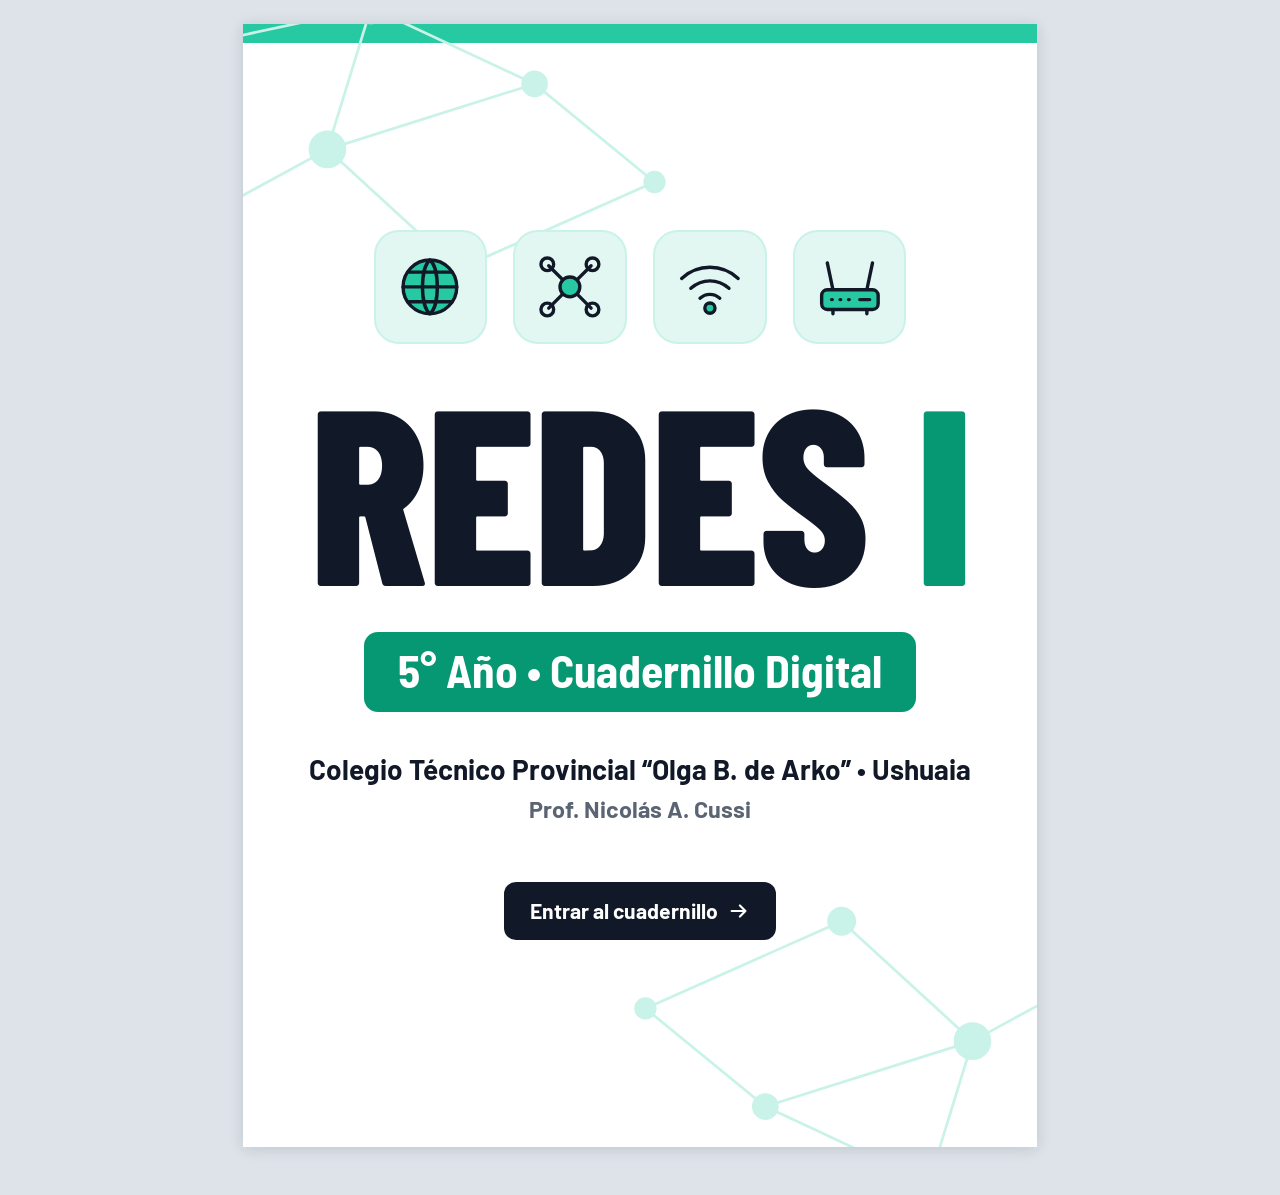
<file: index.html>
<!DOCTYPE html>
<html lang="es-AR">
<head>
  <meta charset="utf-8">
  <meta name="viewport" content="width=device-width, initial-scale=1">
  <title>Redes I — Cuadernillo Digital · Prof. Nicolás A. Cussi</title>
  <meta name="description" content="Cuadernillo digital de Redes I. Colegio Técnico Provincial &quot;Olga B. de Arko&quot;, Ushuaia. Prof. Nicolás A. Cussi.">
  <meta name="theme-color" content="#26C9A1">
  <link rel="preload" href="assets/fonts/barlow-condensed-latin-800-normal.woff2" as="font" type="font/woff2" crossorigin>
  <link rel="stylesheet" href="assets/css/estilos.css">
  <style>
    /* Portada principal: solo se usa en esta página */
    .tapa-pagina { background: var(--blanco, #fff); }
    .tapa { background: var(--blanco, #fff); }
    .tapa {
      position: relative; overflow: hidden;
      min-height: 100vh; min-height: 100dvh;
      display: flex; flex-direction: column; align-items: center; justify-content: center;
      gap: clamp(18px, 3.2vh, 32px);
      padding: 40px 20px 48px; text-align: center;
    }
    .tapa::before {   /* franja de arriba */
      content: ""; position: absolute; left: 0; right: 0; top: 0; height: 10px;
      background: var(--acento, #26C9A1);
    }
    .tapa__red {      /* dibujo de fondo: nodos y enlaces */
      position: absolute; width: min(70vw, 520px); height: auto;
      color: var(--acento-claro, #C9F2E8); fill: currentColor; stroke: currentColor;
      stroke-width: 2.5; stroke-linecap: round; pointer-events: none;
    }
    .tapa__red--a { left: -90px; top: -60px; }
    .tapa__red--b { right: -110px; bottom: -80px; transform: rotate(180deg); }
    .tapa > :not(.tapa__red) { position: relative; }

    .tapa__iconos { display: flex; justify-content: center; gap: clamp(10px, 3vw, 22px); }
    .tapa__iconos li {
      display: flex; align-items: center; justify-content: center;
      width: clamp(62px, 17vw, 104px); aspect-ratio: 1;
      background: var(--acento-suave, #E3F7F2);
      border: 2px solid var(--acento-claro, #C9F2E8); border-radius: 22%;
    }
    .tapa__iconos .ico { width: 62%; height: 62%; stroke-width: 2.4; }

    .tapa__titulo {
      font-family: var(--fuente-titular, "Barlow Condensed", sans-serif); font-weight: 800;
      font-size: clamp(104px, 31vw, 250px); line-height: .82; letter-spacing: -.012em;
      color: var(--tinta, #111827); text-transform: uppercase;
    }
    .tapa__titulo span { color: var(--acento-numero, #069873); }

    .tapa__chip {
      display: inline-block;
      background: var(--acento-numero, #069873); color: var(--blanco, #fff);
      font-family: var(--fuente-titulo, "Barlow Semi Condensed", sans-serif); font-weight: 700;
      font-size: clamp(20px, 5.7vw, 40px); line-height: 1.05;
      padding: .34em .75em .38em; border-radius: 14px;
    }
    .tapa__datos { display: flex; flex-direction: column; gap: 6px; }
    .tapa__escuela {
      font-weight: 700; color: var(--tinta, #111827);
      font-size: clamp(17px, 4.5vw, 27px); line-height: 1.2; text-wrap: balance;
    }
    .tapa__profe { color: var(--gris, #5B6472); font-weight: 700; font-size: clamp(16px, 4vw, 22px); }

    .tapa__entrar {
      display: inline-flex; align-items: center; gap: 10px; margin-top: 6px;
      position: relative; isolation: isolate;
      background: transparent; color: var(--blanco, #fff);
      font-weight: 700; font-size: clamp(17px, 4.4vw, 21px); text-decoration: none;
      padding: 14px 26px; border-radius: 12px;
    }
    .tapa__entrar::before {
      content: ""; position: absolute; inset: 0; z-index: -1;
      background: var(--tinta, #111827); border-radius: inherit;
      animation: tapa-pulso 2.4s ease-in-out infinite;
    }
    .tapa__entrar:hover::before { background: #263244; }
    .tapa__entrar:focus-visible { outline: 3px solid var(--acento-numero, #069873); outline-offset: 4px; }
    @keyframes tapa-pulso {
      0%, 100% { transform: scale(1); box-shadow: 0 0 0 0 rgba(6, 152, 115, .38); }
      50% { transform: scale(1.035); box-shadow: 0 0 0 9px rgba(6, 152, 115, 0); }
    }
    @media (prefers-reduced-motion: reduce) {
      .tapa__entrar::before { animation: none; }
    }
    .tapa__entrar svg { width: 22px; height: 22px; fill: none; stroke: currentColor; stroke-width: 2.4; stroke-linecap: round; stroke-linejoin: round; }

    /* Celular acostado */
    @media (max-width: 859px) and (max-height: 560px) and (orientation: landscape) {
      .tapa { gap: 12px; padding: 26px 20px; }
      .tapa__titulo { font-size: clamp(72px, 26vh, 150px); }
      .tapa__iconos li { width: 54px; }
    }
    /* PC e impresión: hoja A4 vertical, como las láminas */
    @media (min-width: 860px), print {
      .tapa-pagina { background: var(--fondo-pantalla, #DDE3E9); }
      .tapa {
        width: 210mm; height: 297mm; min-height: 0;
        margin: 24px auto 48px; padding: 20mm 16mm;
        gap: 11mm;
        box-shadow: 0 2px 14px rgba(17, 24, 39, .14);
      }
      .tapa::before { height: 5mm; }
      .tapa__red { width: 150mm; }
      .tapa__iconos { gap: 7mm; }
      .tapa__iconos li { width: 30mm; }
      .tapa__titulo { font-size: 66mm; }
      .tapa__chip { font-size: 12mm; }
      .tapa__escuela { font-size: 7.4mm; }
      .tapa__profe { font-size: 6.2mm; }
      .tapa__entrar { font-size: 5.6mm; margin-top: 4mm; }
    }
    @media print {
      .tapa-pagina { background: var(--blanco, #fff); }
      .tapa { margin: 0; box-shadow: none; }
      .tapa__entrar { display: none; }
    }
  </style>
</head>
<body class="tapa-pagina">

<main class="tapa">
  <!-- Fondo decorativo -->
  <svg class="tapa__red tapa__red--a" viewBox="0 0 520 360" aria-hidden="true" focusable="false">
    <path d="M60 70 200 40M200 40l150 70M200 40l-40 130M160 170l190-60M160 170 50 230M160 170l120 110M350 110l110 90M280 280l180-80M60 70 50 230" fill="none"/>
    <circle cx="60" cy="70" r="10"/><circle cx="200" cy="40" r="14"/><circle cx="350" cy="110" r="11"/>
    <circle cx="160" cy="170" r="16"/><circle cx="50" cy="230" r="9"/><circle cx="280" cy="280" r="12"/><circle cx="460" cy="200" r="9"/>
  </svg>
  <svg class="tapa__red tapa__red--b" viewBox="0 0 520 360" aria-hidden="true" focusable="false">
    <path d="M60 70 200 40M200 40l150 70M200 40l-40 130M160 170l190-60M160 170 50 230M160 170l120 110M350 110l110 90M280 280l180-80M60 70 50 230" fill="none"/>
    <circle cx="60" cy="70" r="10"/><circle cx="200" cy="40" r="14"/><circle cx="350" cy="110" r="11"/>
    <circle cx="160" cy="170" r="16"/><circle cx="50" cy="230" r="9"/><circle cx="280" cy="280" r="12"/><circle cx="460" cy="200" r="9"/>
  </svg>

  <!-- Íconos: red, topología, Wi-Fi y router -->
  <ul class="tapa__iconos" aria-hidden="true">
    <li><svg class="ico" viewBox="0 0 48 48" focusable="false">
      <circle cx="24" cy="24" r="19" style="fill:var(--ac)"/>
      <path d="M5 24h38M24 5c-7 5.5-7 32.500 0 38M24 5c7 5.500 7 32.500 0 38M8.500 13.500h31M8.500 34.500h31"/>
    </svg></li>
    <li><svg class="ico" viewBox="0 0 48 48" focusable="false">
      <path d="M24 24 9 9M24 24l15-15M24 24 9 39M24 24l15 15"/>
      <circle cx="24" cy="24" r="7" style="fill:var(--ac)"/>
      <circle cx="8" cy="8" r="4.500"/><circle cx="40" cy="8" r="4.500"/><circle cx="8" cy="40" r="4.500"/><circle cx="40" cy="40" r="4.500"/>
    </svg></li>
    <li><svg class="ico" viewBox="0 0 48 48" focusable="false">
      <path d="M4 18c11.500-10.500 28.500-10.500 40 0M10.500 25c8-7 19-7 27 0M17 32c4.200-3.600 9.800-3.600 14 0"/>
      <circle cx="24" cy="39" r="3.600" style="fill:var(--ac)"/>
    </svg></li>
    <li><svg class="ico" viewBox="0 0 48 48" focusable="false">
      <path d="M12 26 8 7M36 26l4-19"/>
      <rect x="4" y="26" width="40" height="14" rx="4" style="fill:var(--ac)"/>
      <path d="M11 33h.500M17 33h.500M23 33h.500M31 33h7M12 40v3M36 40v3"/>
    </svg></li>
  </ul>

  <h1 class="tapa__titulo">Redes <span>I</span></h1>

  <p class="tapa__chip">5° Año • Cuadernillo Digital</p>

  <div class="tapa__datos">
    <p class="tapa__escuela">Colegio Técnico Provincial “Olga B. de Arko” • Ushuaia</p>
    <p class="tapa__profe">Prof. Nicolás A. Cussi</p>
  </div>

  <a class="tapa__entrar" href="indice.html">
    Entrar al cuadernillo
    <svg viewBox="0 0 24 24" aria-hidden="true" focusable="false"><path d="M4 12h15M13 6l6 6-6 6"/></svg>
  </a>
</main>

</body>
</html>
</file>
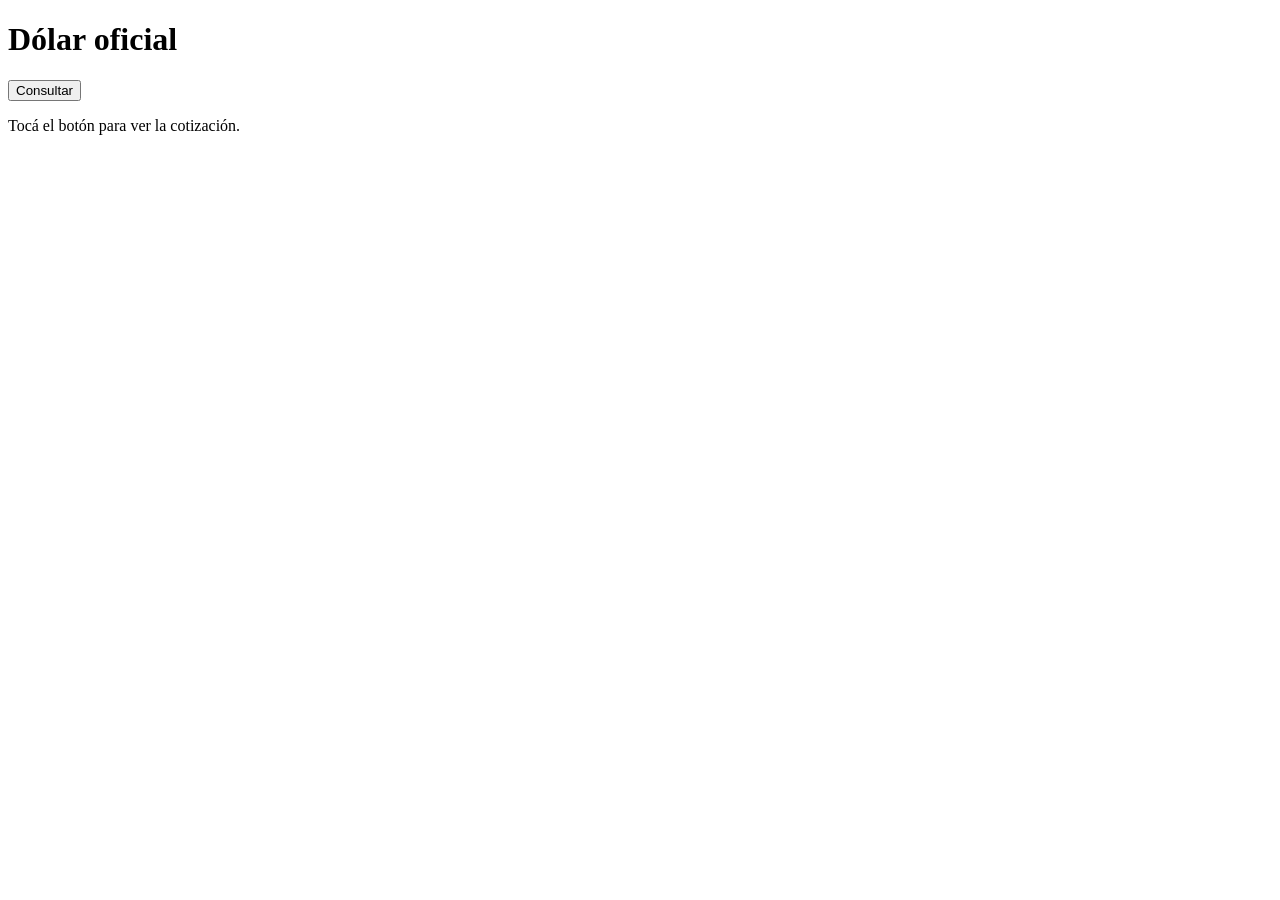
<file: assets/descargas/api-dolar/index.html>
<!DOCTYPE html>
<html lang="es">
<head>
  <meta charset="utf-8">
  <title>Dólar oficial</title>
</head>
<body>
  <h1>Dólar oficial</h1>
  <button id="boton">Consultar</button>
  <p id="resultado">Tocá el botón para ver la cotización.</p>

  <script src="app.js"></script>
</body>
</html>
</file>
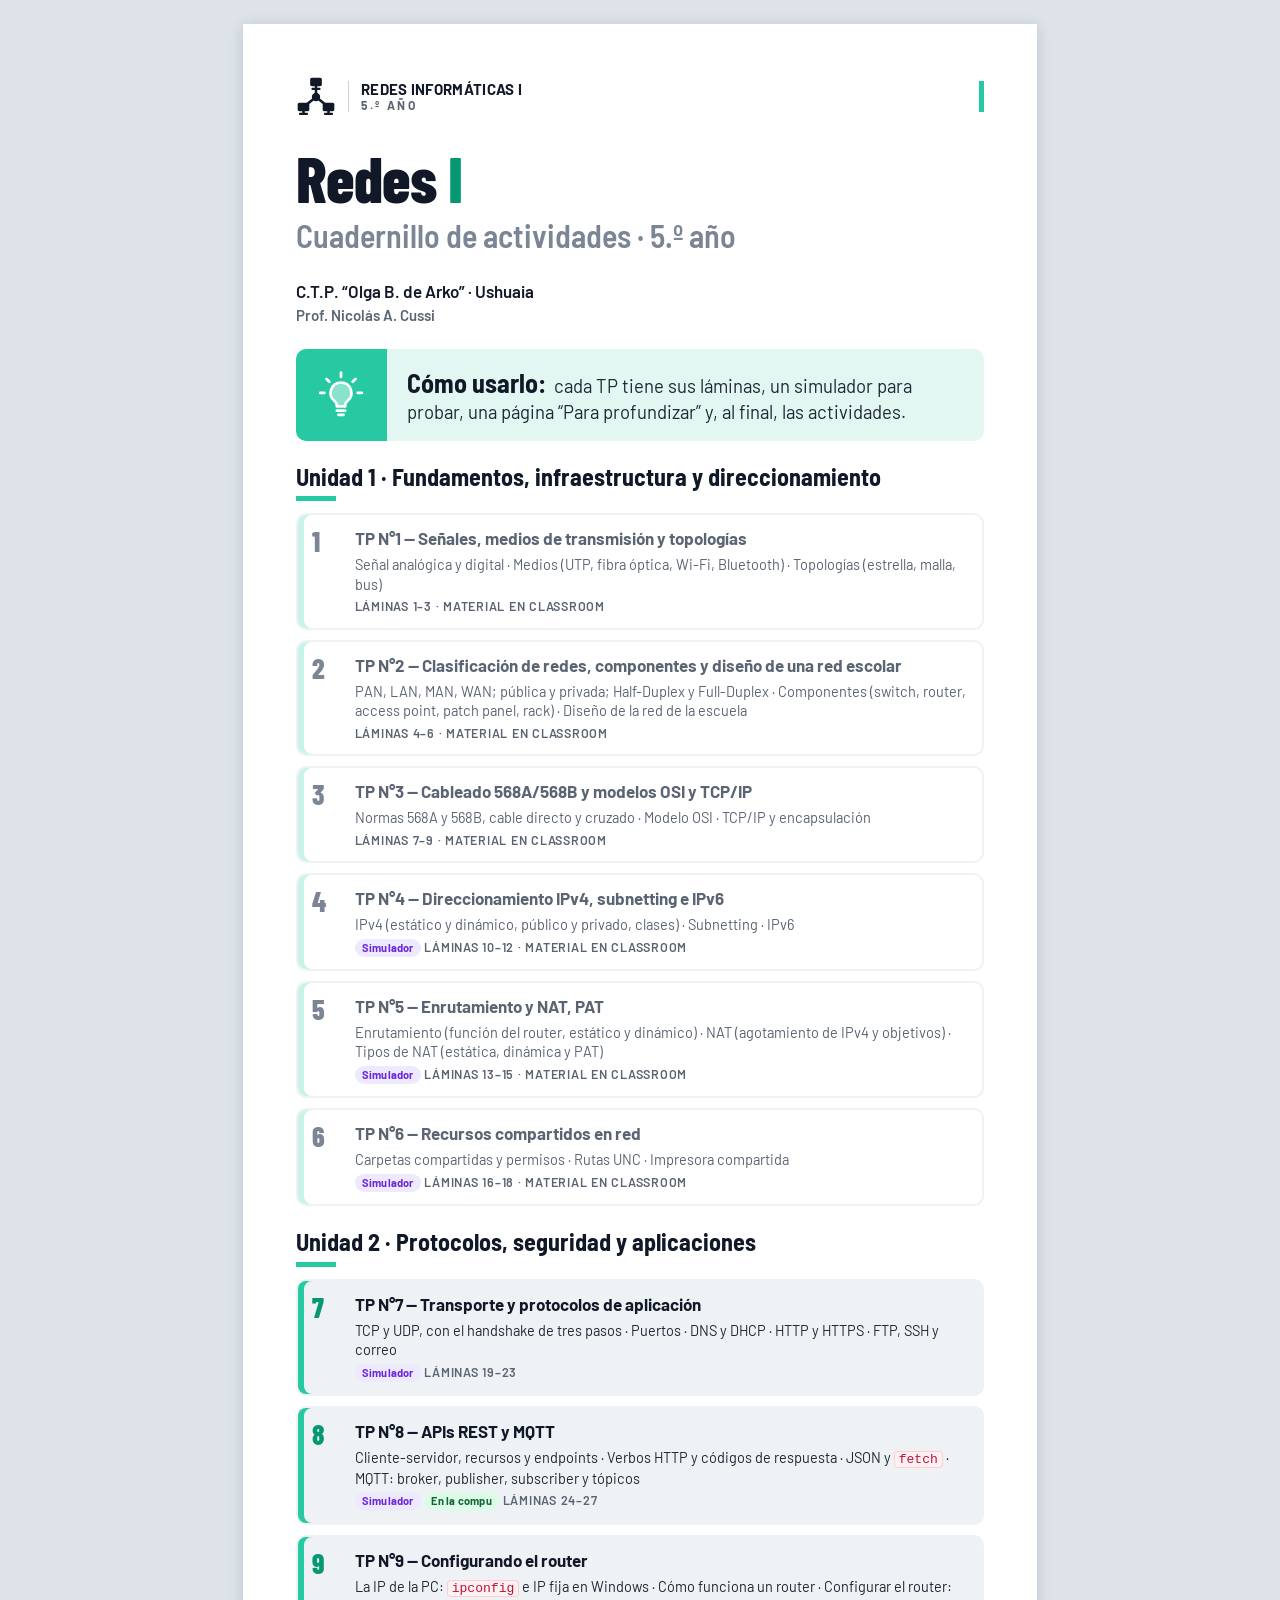
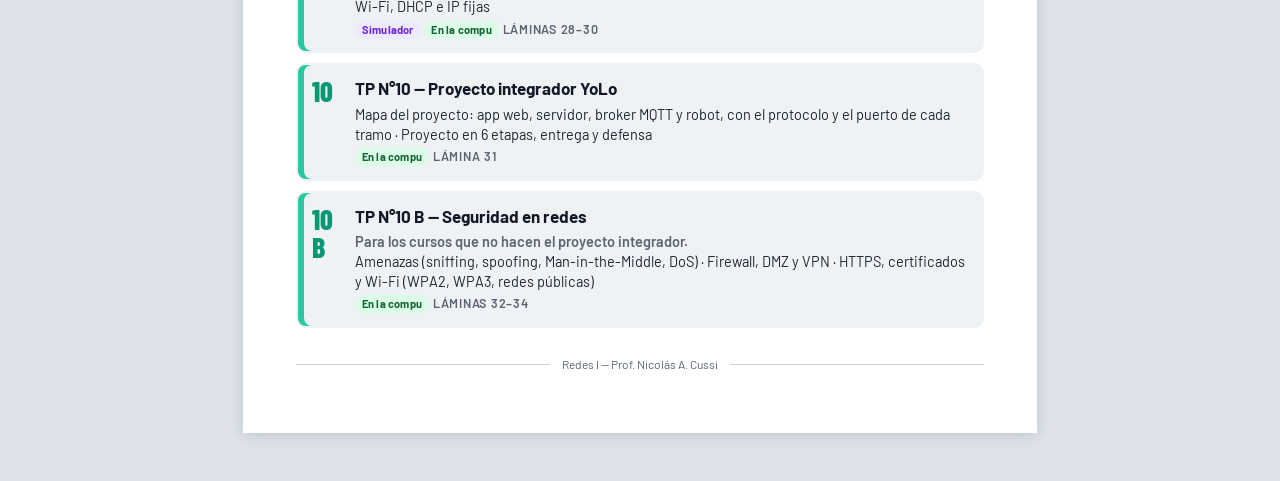
<file: indice.html>
<!DOCTYPE html>
<html lang="es-AR">
<head>
  <meta charset="utf-8">
  <meta name="viewport" content="width=device-width, initial-scale=1">
  <title>Redes I — Cuadernillo de actividades · Prof. Nicolás A. Cussi</title>
  <meta name="description" content="Cuadernillo de actividades de Redes I (5.º año), organizado en 11 TPs y 2 unidades. Técnico en Programación, C.T.P. “Olga B. de Arko”, Ushuaia.">
  <meta name="theme-color" content="#26C9A1">
  <link rel="preload" href="assets/fonts/barlow-condensed-latin-800-normal.woff2" as="font" type="font/woff2" crossorigin>
  <link rel="stylesheet" href="assets/css/estilos.css">
</head>
<body>

<svg width="0" height="0" style="position:absolute" aria-hidden="true" focusable="false">
  <defs>
    <!-- Red en estrella: tres equipos conectados a un nodo central -->
    <symbol id="i-red-solido" viewBox="0 0 48 48">
      <path d="M24 24V15M24 24L9 36M24 24l15 12" style="fill:none;stroke:currentColor;stroke-width:3;stroke-linecap:round"/>
      <g style="fill:currentColor;stroke:none">
        <circle cx="24" cy="24" r="5"/>
        <rect x="17" y="1" width="14" height="10" rx="2"/>
        <path d="M22.5 10.5h3V13h2.75a1.25 1.25 0 0 1 0 2.5h-8.5a1.25 1.25 0 0 1 0-2.5h2.75z"/>
        <rect x="2" y="31" width="14" height="10" rx="2"/>
        <path d="M7.5 40.5h3V43h2.75a1.25 1.25 0 0 1 0 2.5h-8.5a1.25 1.25 0 0 1 0-2.5h2.75z"/>
        <rect x="32" y="31" width="14" height="10" rx="2"/>
        <path d="M37.5 40.5h3V43h2.75a1.25 1.25 0 0 1 0 2.5h-8.5a1.25 1.25 0 0 1 0-2.5h2.75z"/>
      </g>
    </symbol>
  </defs>
</svg>

<a class="saltar" href="#indice">Saltar al índice</a>

<main class="portada">
  <div class="cab" aria-hidden="true">
    <svg class="cab__logo"><use href="#i-red-solido"/></svg>
    <div class="cab__marca"><b>REDES INFORMÁTICAS I</b><span>5.º AÑO</span></div>
    <span class="cab__raya"></span>
  </div>

  <header class="portada__hero">
    <h1>Redes <span>I</span></h1>
    <p class="tit__sub">Cuadernillo de actividades · 5.º año</p>
  </header>

  <p class="portada__datos">
    <strong class="portada__escuela">C.T.P.&nbsp;“Olga&nbsp;B.&nbsp;de&nbsp;Arko” · Ushuaia</strong><br>
    <strong>Prof. Nicolás A. Cussi</strong>
  </p>

  <aside class="idea" aria-label="Cómo usar el cuadernillo">
    <span class="idea__ico" aria-hidden="true">
      <svg class="ico" viewBox="0 0 48 48" focusable="false">
        <path d="M24 2.5v4M10 8.5l2.8 2.8M38 8.5l-2.8 2.8M4 22h4M40 22h4"/>
        <path d="M24 12a10 10 0 0 0-6.2 17.8c1.4 1.2 2.2 2.6 2.2 4.2v1h8v-1c0-1.6.8-3 2.2-4.2A10 10 0 0 0 24 12z" style="fill:var(--ac)"/>
        <path d="M20 39h8M21.5 43h5"/>
      </svg>
    </span>
    <p><strong>Cómo usarlo:</strong> cada TP tiene sus láminas, un simulador para probar, una página “Para profundizar” y, al final, las actividades.</p>
  </aside>

  <section class="bloque" id="indice" aria-labelledby="u1">
    <h2 class="subtitulo" id="u1">Unidad 1 · Fundamentos, infraestructura y direccionamiento</h2>
    <ul class="lista-tp">
      <li>
        <div class="tp tp--pronto">
          <span class="tp__num" aria-hidden="true">1</span>
          <span class="tp__titulo">TP N°1 — Señales, medios de transmisión y topologías</span>
          <span class="tp__temas">Señal analógica y digital · Medios (UTP, fibra óptica, Wi-Fi, Bluetooth) · Topologías (estrella, malla, bus)</span>
          <span class="tp__meta">Láminas 1–3 · Material en Classroom</span>
        </div>
      </li>
      <li>
        <div class="tp tp--pronto">
          <span class="tp__num" aria-hidden="true">2</span>
          <span class="tp__titulo">TP N°2 — Clasificación de redes, componentes y diseño de una red escolar</span>
          <span class="tp__temas">PAN, LAN, MAN, WAN; pública y privada; Half-Duplex y Full-Duplex · Componentes (switch, router, access point, patch panel, rack) · Diseño de la red de la escuela</span>
          <span class="tp__meta">Láminas 4–6 · Material en Classroom</span>
        </div>
      </li>
      <li>
        <div class="tp tp--pronto">
          <span class="tp__num" aria-hidden="true">3</span>
          <span class="tp__titulo">TP N°3 — Cableado 568A/568B y modelos OSI y TCP/IP</span>
          <span class="tp__temas">Normas 568A y 568B, cable directo y cruzado · Modelo OSI · TCP/IP y encapsulación</span>
          <span class="tp__meta">Láminas 7–9 · Material en Classroom</span>
        </div>
      </li>
      <li>
        <div class="tp tp--pronto">
          <span class="tp__num" aria-hidden="true">4</span>
          <span class="tp__titulo">TP N°4 — Direccionamiento IPv4, subnetting e IPv6</span>
          <span class="tp__temas">IPv4 (estático y dinámico, público y privado, clases) · Subnetting · IPv6</span>
          <span class="tp__meta"><span class="etq etq--sim">Simulador</span> Láminas 10–12 · Material en Classroom</span>
        </div>
      </li>
      <li>
        <div class="tp tp--pronto">
          <span class="tp__num" aria-hidden="true">5</span>
          <span class="tp__titulo">TP N°5 — Enrutamiento y NAT, PAT</span>
          <span class="tp__temas">Enrutamiento (función del router, estático y dinámico) · NAT (agotamiento de IPv4 y objetivos) · Tipos de NAT (estática, dinámica y PAT)</span>
          <span class="tp__meta"><span class="etq etq--sim">Simulador</span> Láminas 13–15 · Material en Classroom</span>
        </div>
      </li>
      <li>
        <div class="tp tp--pronto">
          <span class="tp__num" aria-hidden="true">6</span>
          <span class="tp__titulo">TP N°6 — Recursos compartidos en red</span>
          <span class="tp__temas">Carpetas compartidas y permisos · Rutas UNC · Impresora compartida</span>
          <span class="tp__meta"><span class="etq etq--sim">Simulador</span> Láminas 16–18 · Material en Classroom</span>
        </div>
      </li>
    </ul>
  </section>

  <section class="bloque" aria-labelledby="u2">
    <h2 class="subtitulo" id="u2">Unidad 2 · Protocolos, seguridad y aplicaciones</h2>
    <ul class="lista-tp">
      <li>
        <a class="tp" href="unidades/tp07.html">
          <span class="tp__num" aria-hidden="true">7</span>
          <span class="tp__titulo">TP N°7 — Transporte y protocolos de aplicación</span>
          <span class="tp__temas">TCP y UDP, con el handshake de tres pasos · Puertos · DNS y DHCP · HTTP y HTTPS · FTP, SSH y correo</span>
          <span class="tp__meta"><span class="etq etq--sim">Simulador</span> Láminas 19–23 <span class="tp__visto" data-visto="7" hidden>· ✓ Visto</span></span>
        </a>
      </li>
      <li>
        <a class="tp" href="unidades/tp08.html">
          <span class="tp__num" aria-hidden="true">8</span>
          <span class="tp__titulo">TP N°8 — APIs REST y MQTT</span>
          <span class="tp__temas">Cliente-servidor, recursos y endpoints · Verbos HTTP y códigos de respuesta · JSON y <code>fetch</code> · MQTT: broker, publisher, subscriber y tópicos</span>
          <span class="tp__meta"><span class="etq etq--sim">Simulador</span> <span class="etq etq--compu">En la compu</span> Láminas 24–27 <span class="tp__visto" data-visto="8" hidden>· ✓ Visto</span></span>
        </a>
      </li>
      <li>
        <a class="tp" href="unidades/tp09.html">
          <span class="tp__num" aria-hidden="true">9</span>
          <span class="tp__titulo">TP N°9 — Configurando el router</span>
          <span class="tp__temas">La IP de la PC: <code class="cod-cmd">ipconfig</code> e IP fija en Windows · Cómo funciona un router · Configurar el router: Wi-Fi, DHCP e IP fijas</span>
          <span class="tp__meta"><span class="etq etq--sim">Simulador</span> <span class="etq etq--compu">En la compu</span> Láminas 28–30 <span class="tp__visto" data-visto="9" hidden>· ✓ Visto</span></span>
        </a>
      </li>
      <li>
        <a class="tp" href="unidades/tp10.html">
          <span class="tp__num" aria-hidden="true">10</span>
          <span class="tp__titulo">TP N°10 — Proyecto integrador YoLo</span>
          <span class="tp__temas">Mapa del proyecto: app web, servidor, broker MQTT y robot, con el protocolo y el puerto de cada tramo · Proyecto en 6 etapas, entrega y defensa</span>
          <span class="tp__meta"><span class="etq etq--compu">En la compu</span> Lámina 31 <span class="tp__visto" data-visto="10" hidden>· ✓ Visto</span></span>
        </a>
      </li>
      <li>
        <a class="tp" href="unidades/tp11.html">
          <span class="tp__num" aria-hidden="true">10<span class="tp__letra">B</span></span>
          <span class="tp__titulo">TP N°10 B — Seguridad en redes</span>
          <span class="tp__temas"><span class="tp__bajada">Para los cursos que no hacen el proyecto integrador.</span> Amenazas (sniffing, spoofing, Man-in-the-Middle, DoS) · Firewall, DMZ y VPN · HTTPS, certificados y Wi-Fi (WPA2, WPA3, redes públicas)</span>
          <span class="tp__meta"><span class="etq etq--compu">En la compu</span> Láminas 32–34 <span class="tp__visto" data-visto="11" hidden>· ✓ Visto</span></span>
        </a>
      </li>
    </ul>
  </section>

  <footer class="pie">
    <span class="pie__linea"></span>
    <span>Redes I — Prof. Nicolás A. Cussi</span>
    <span class="pie__linea"></span>
  </footer>
</main>

<script src="assets/js/actividades.js"></script>
</body>
</html>
</file>
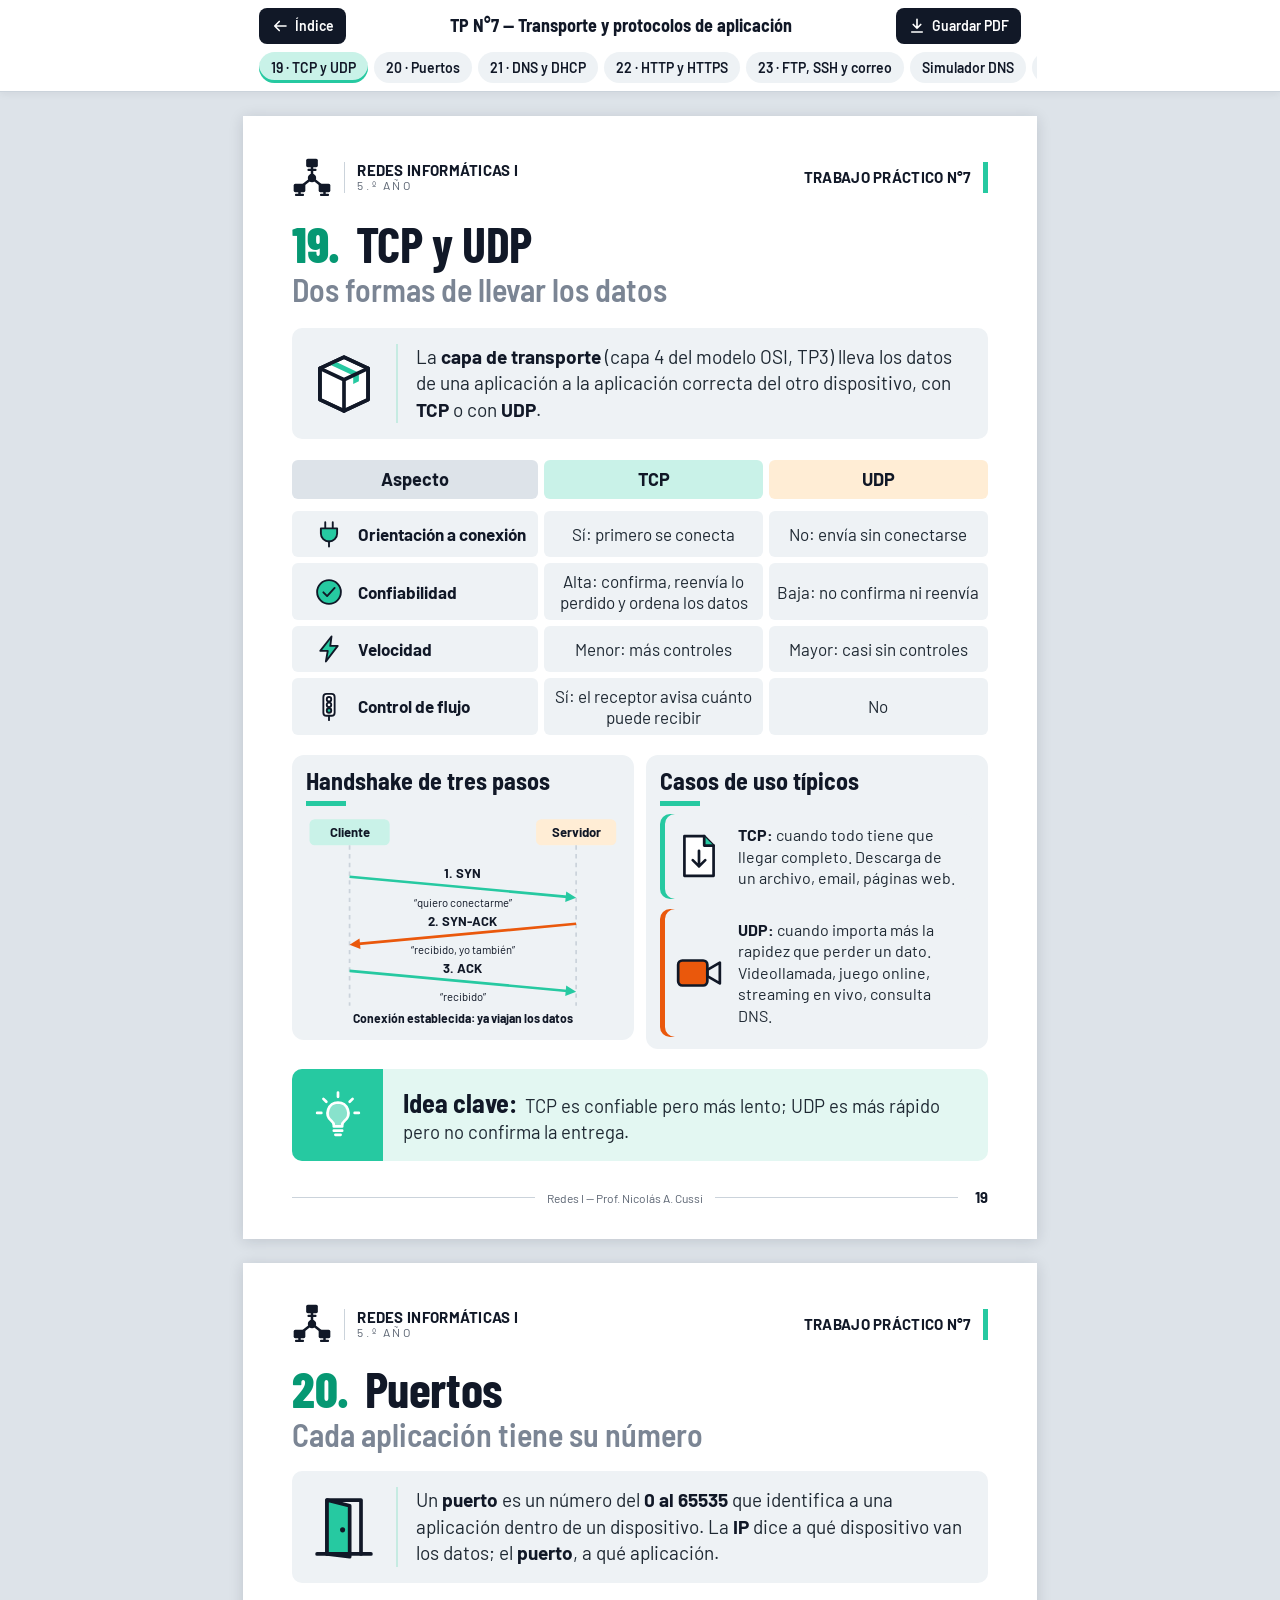
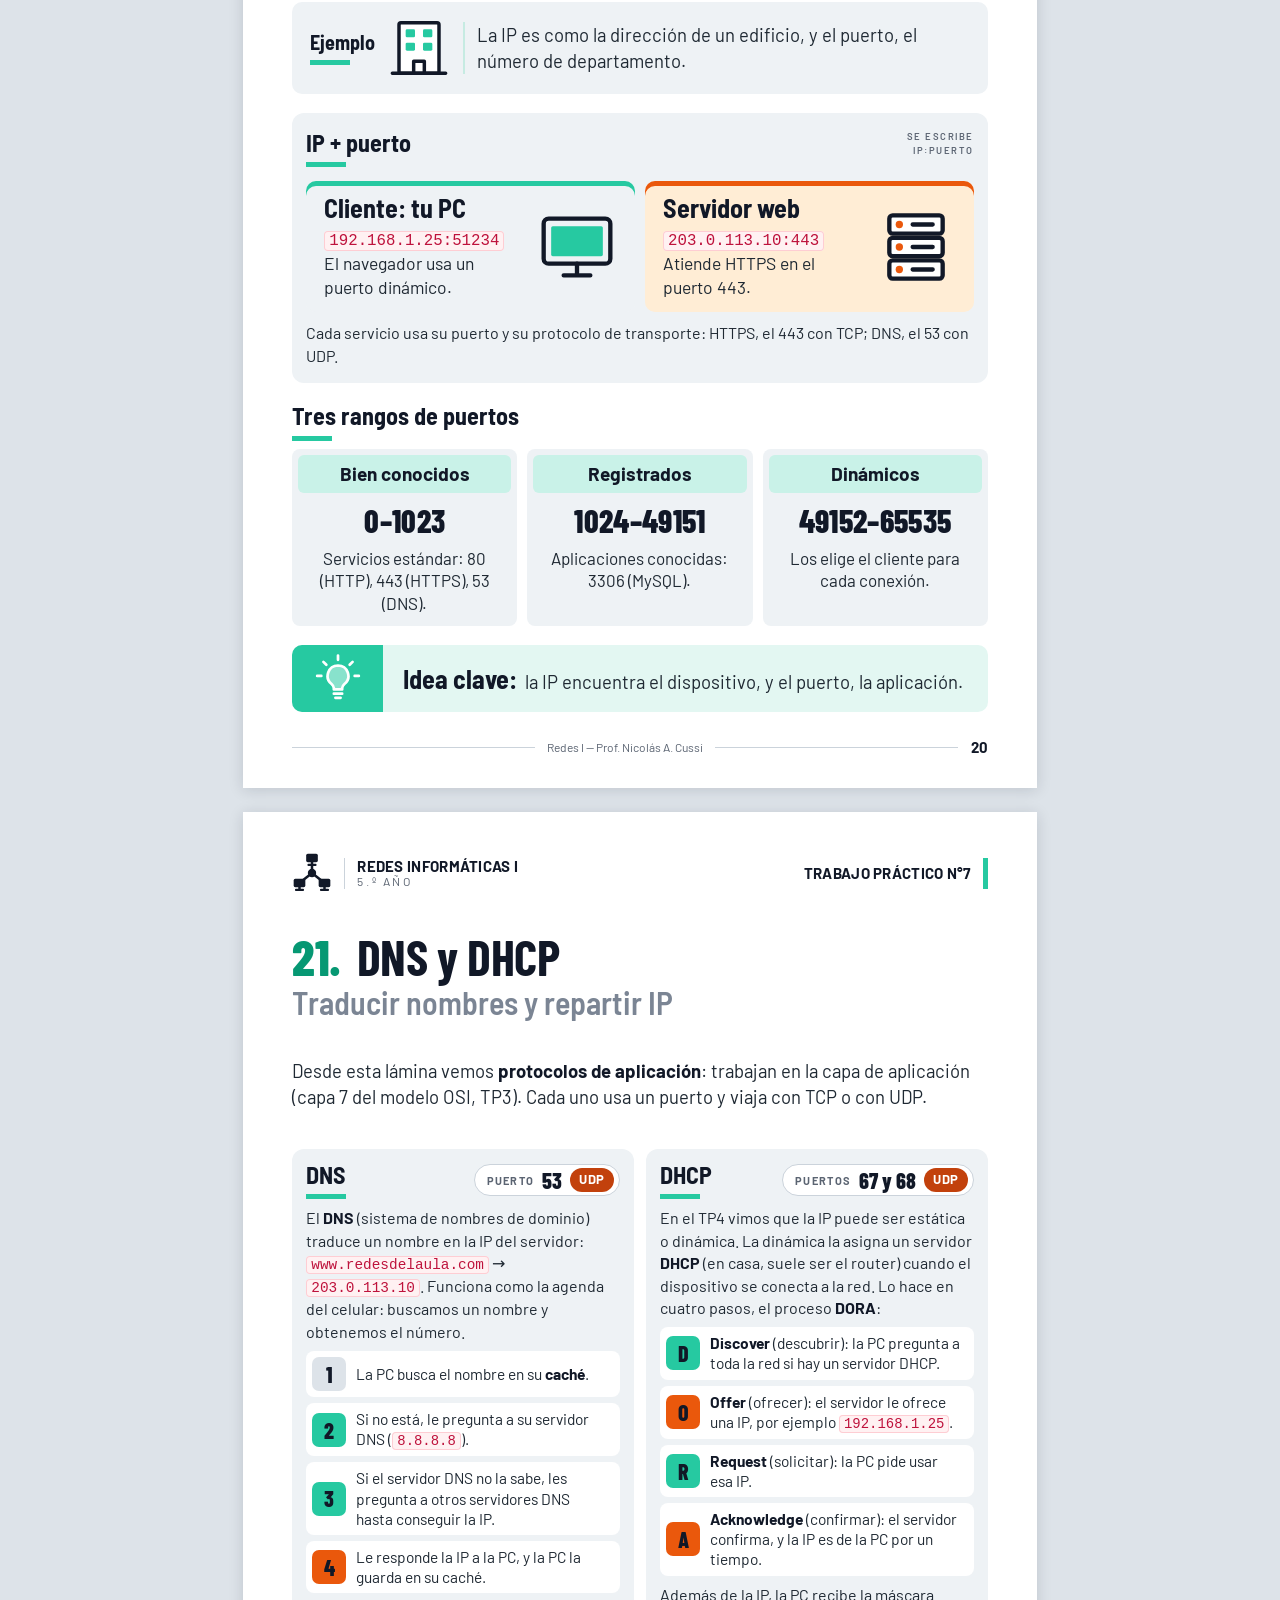
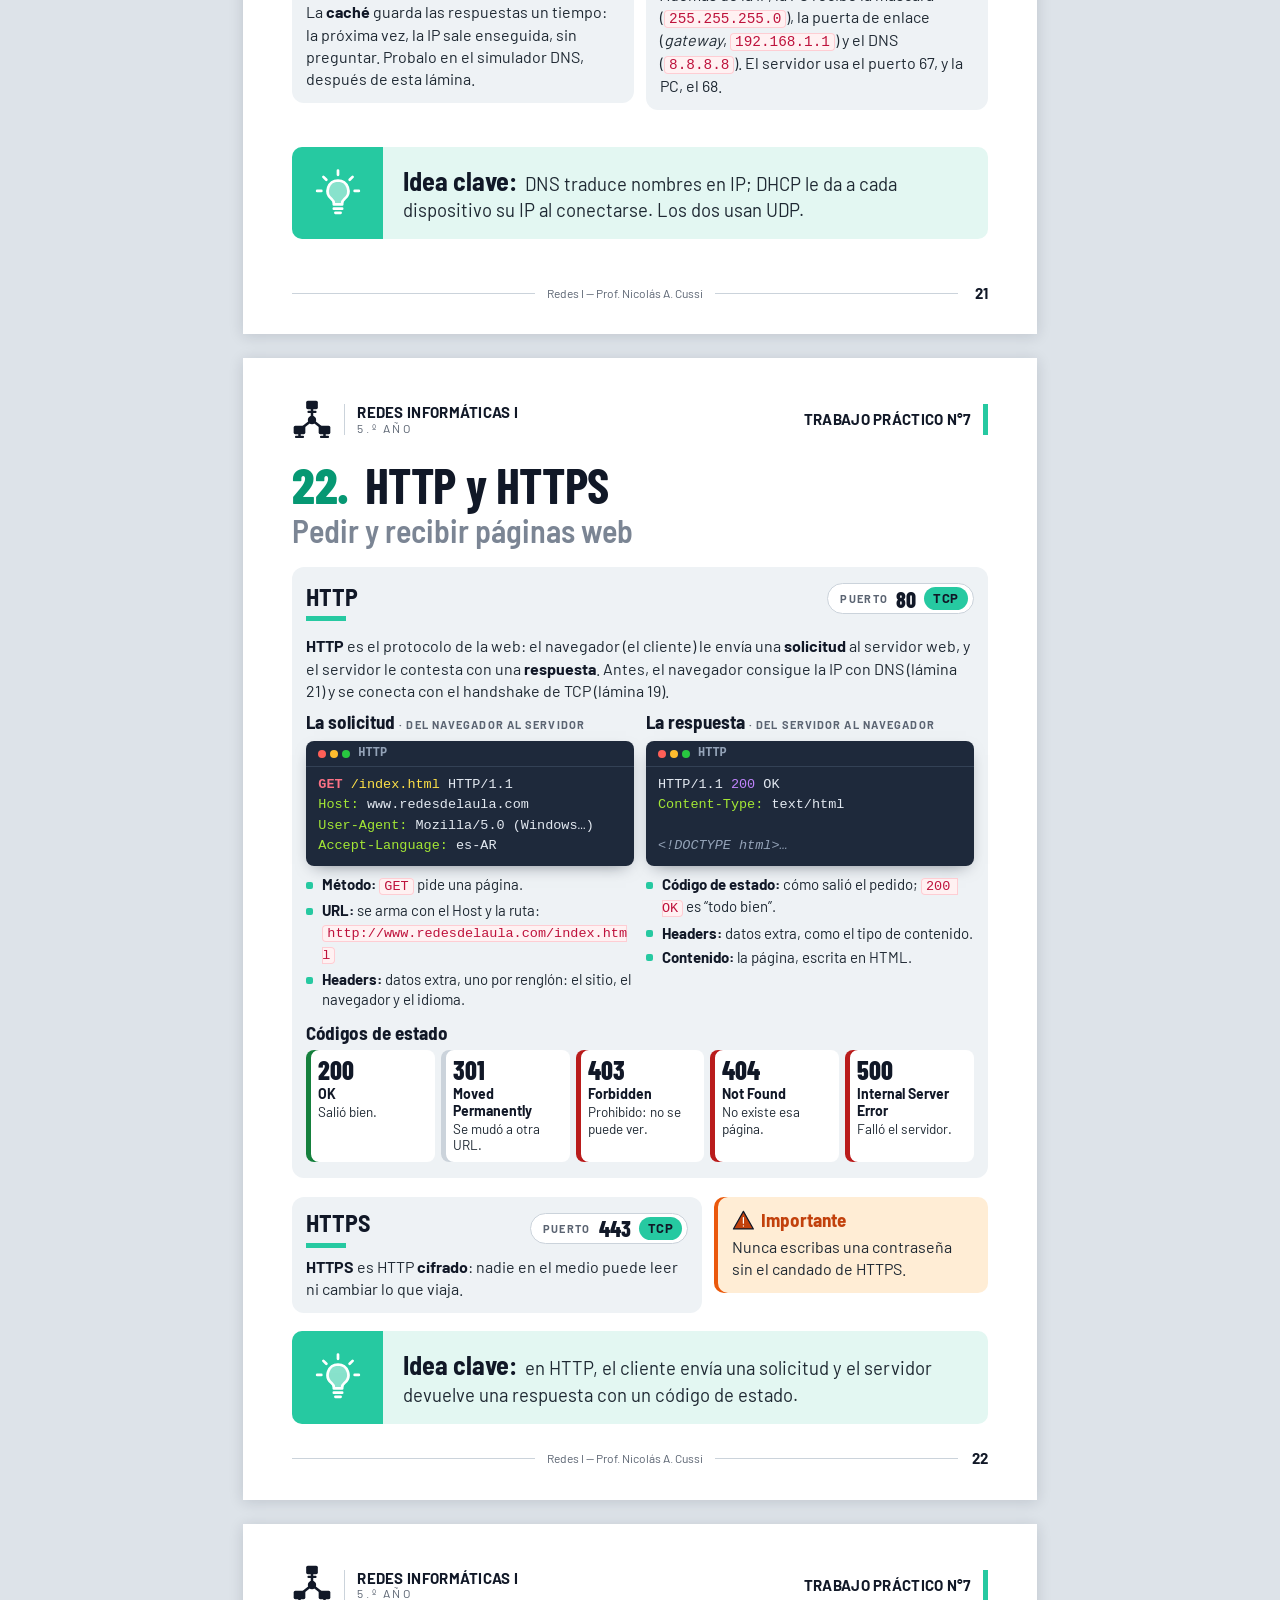
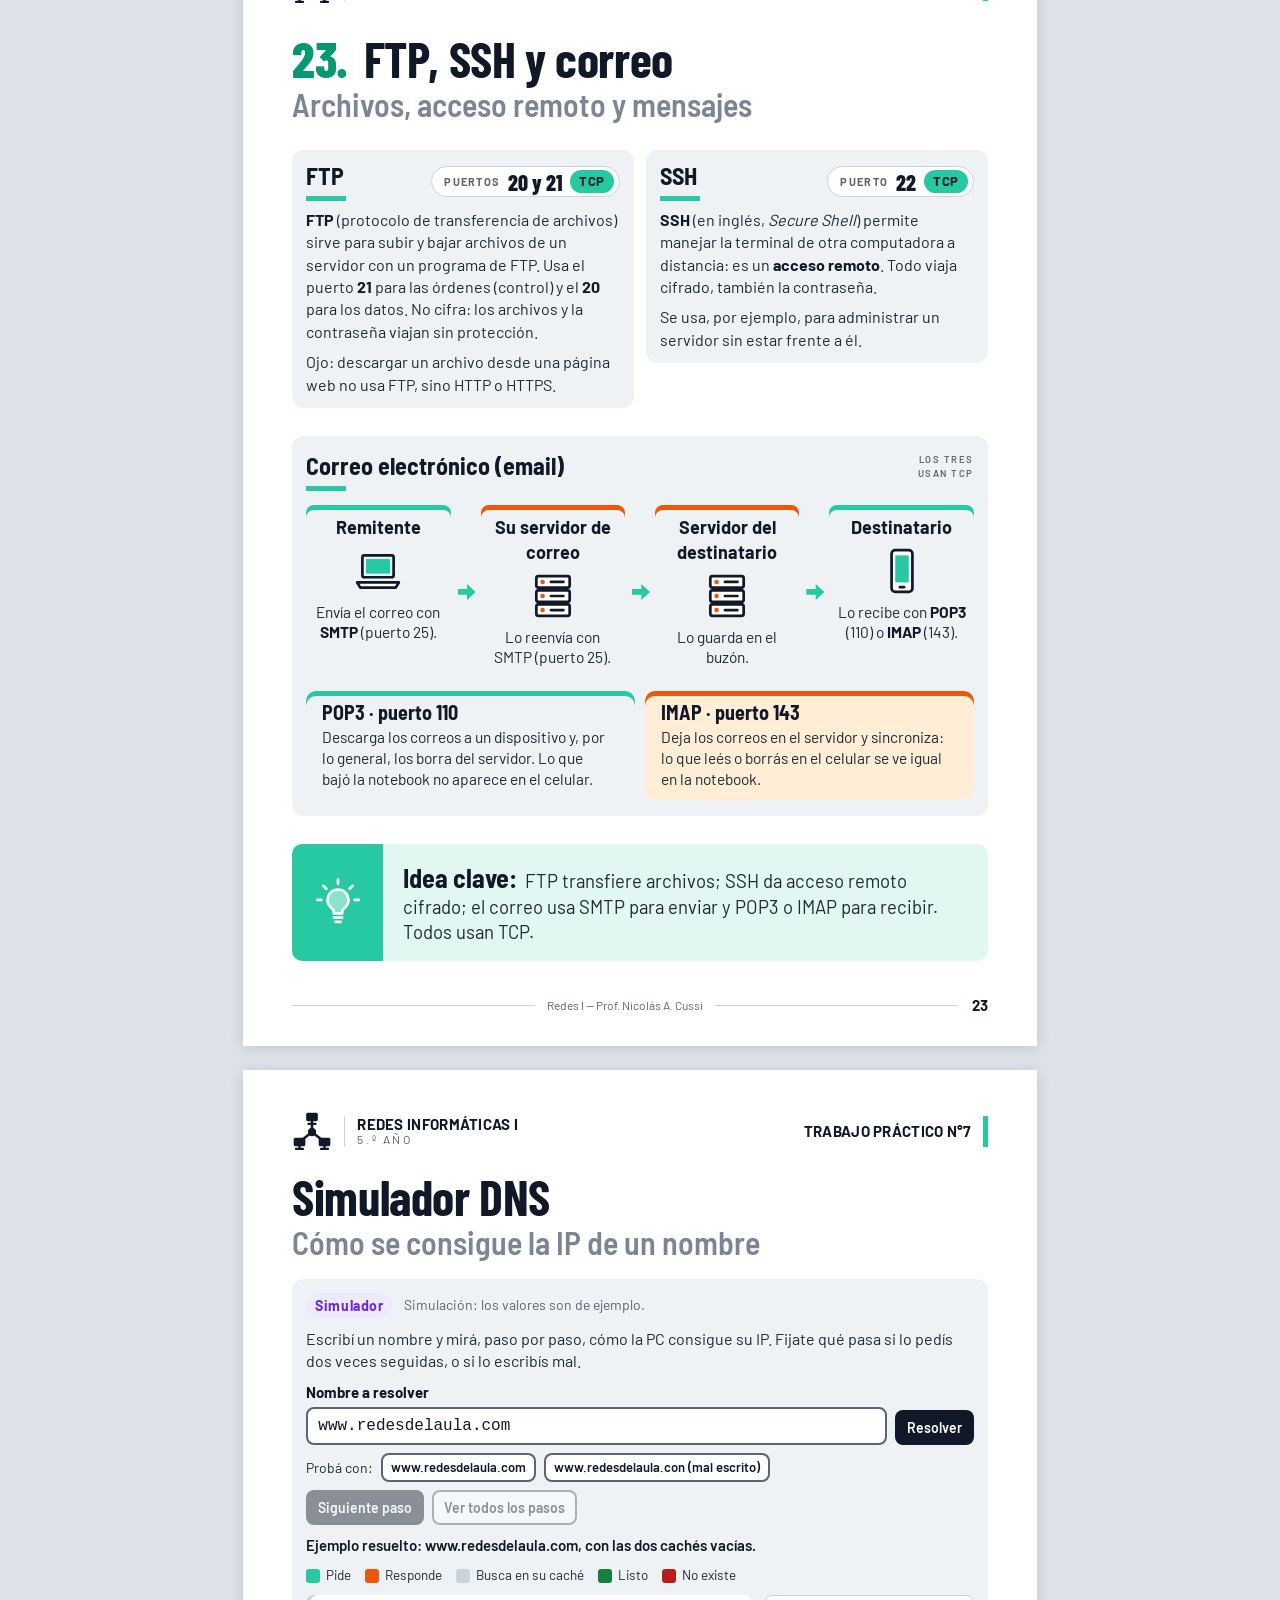
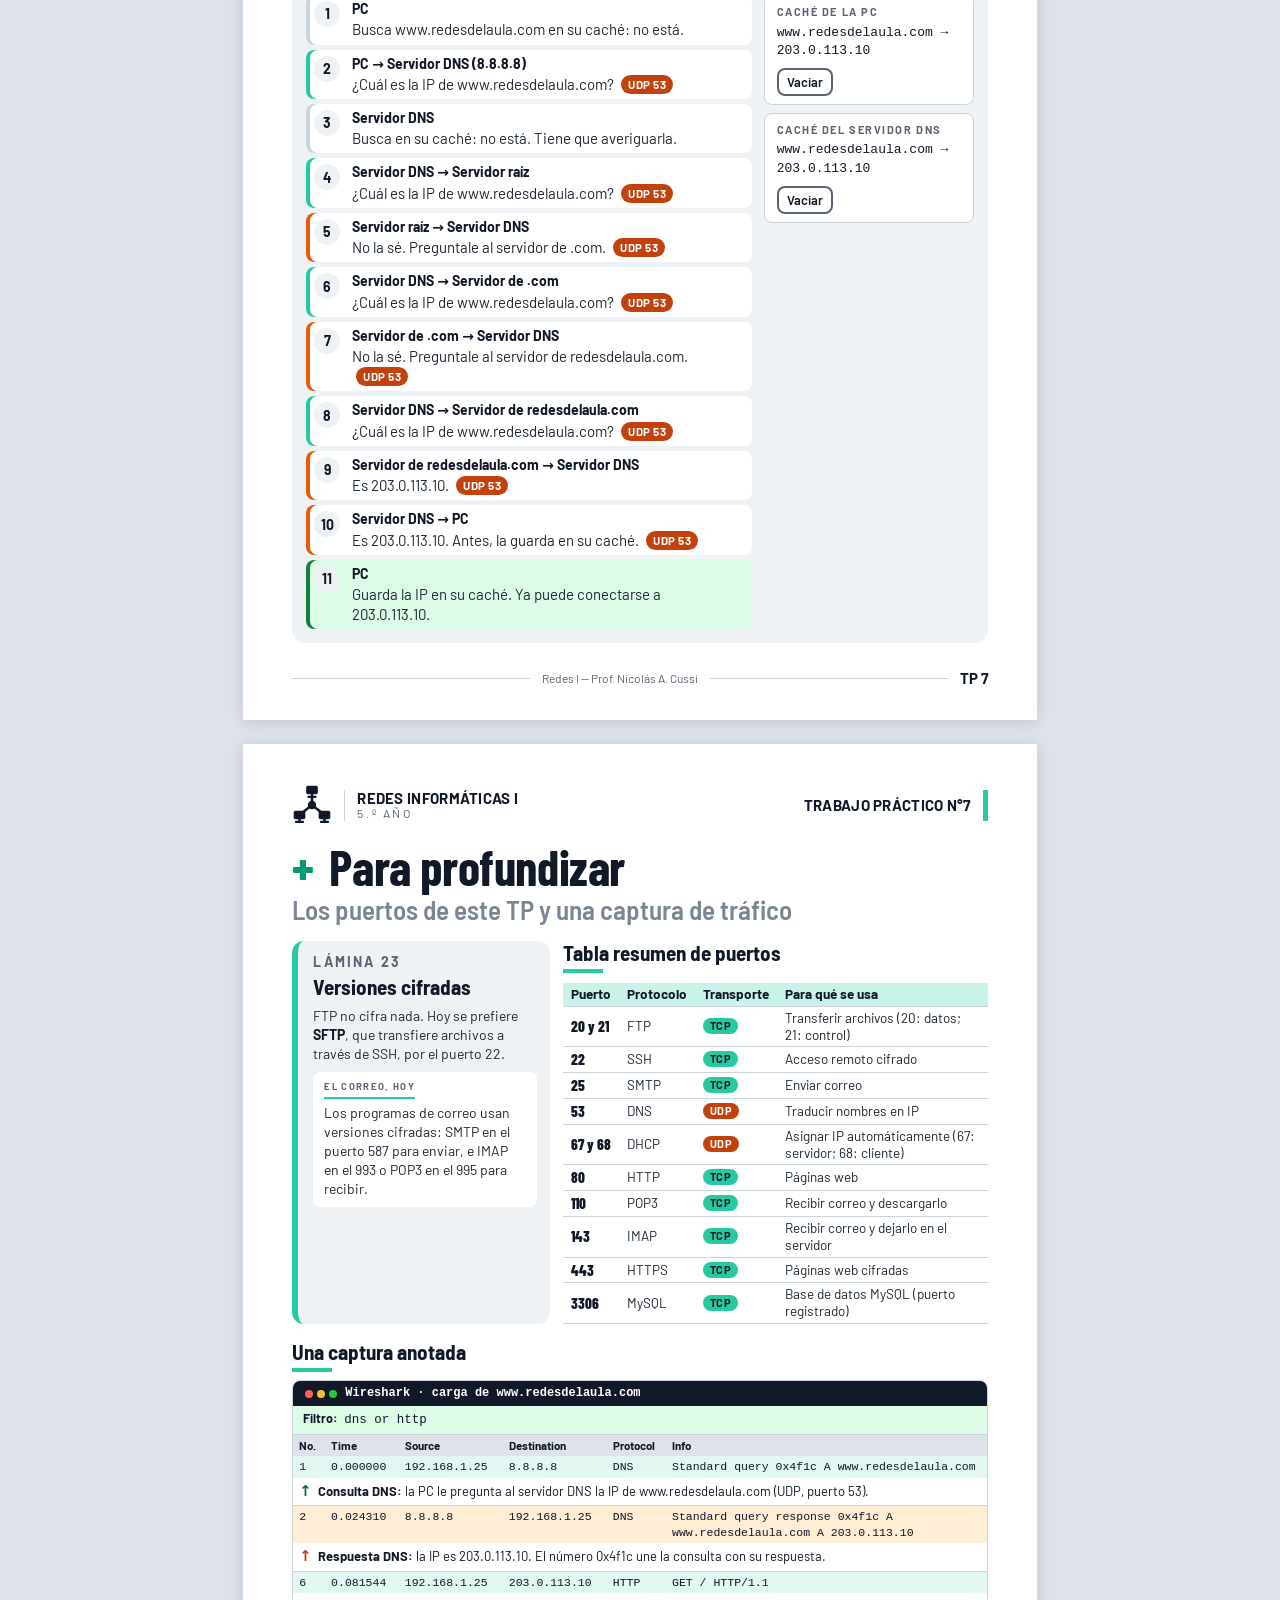
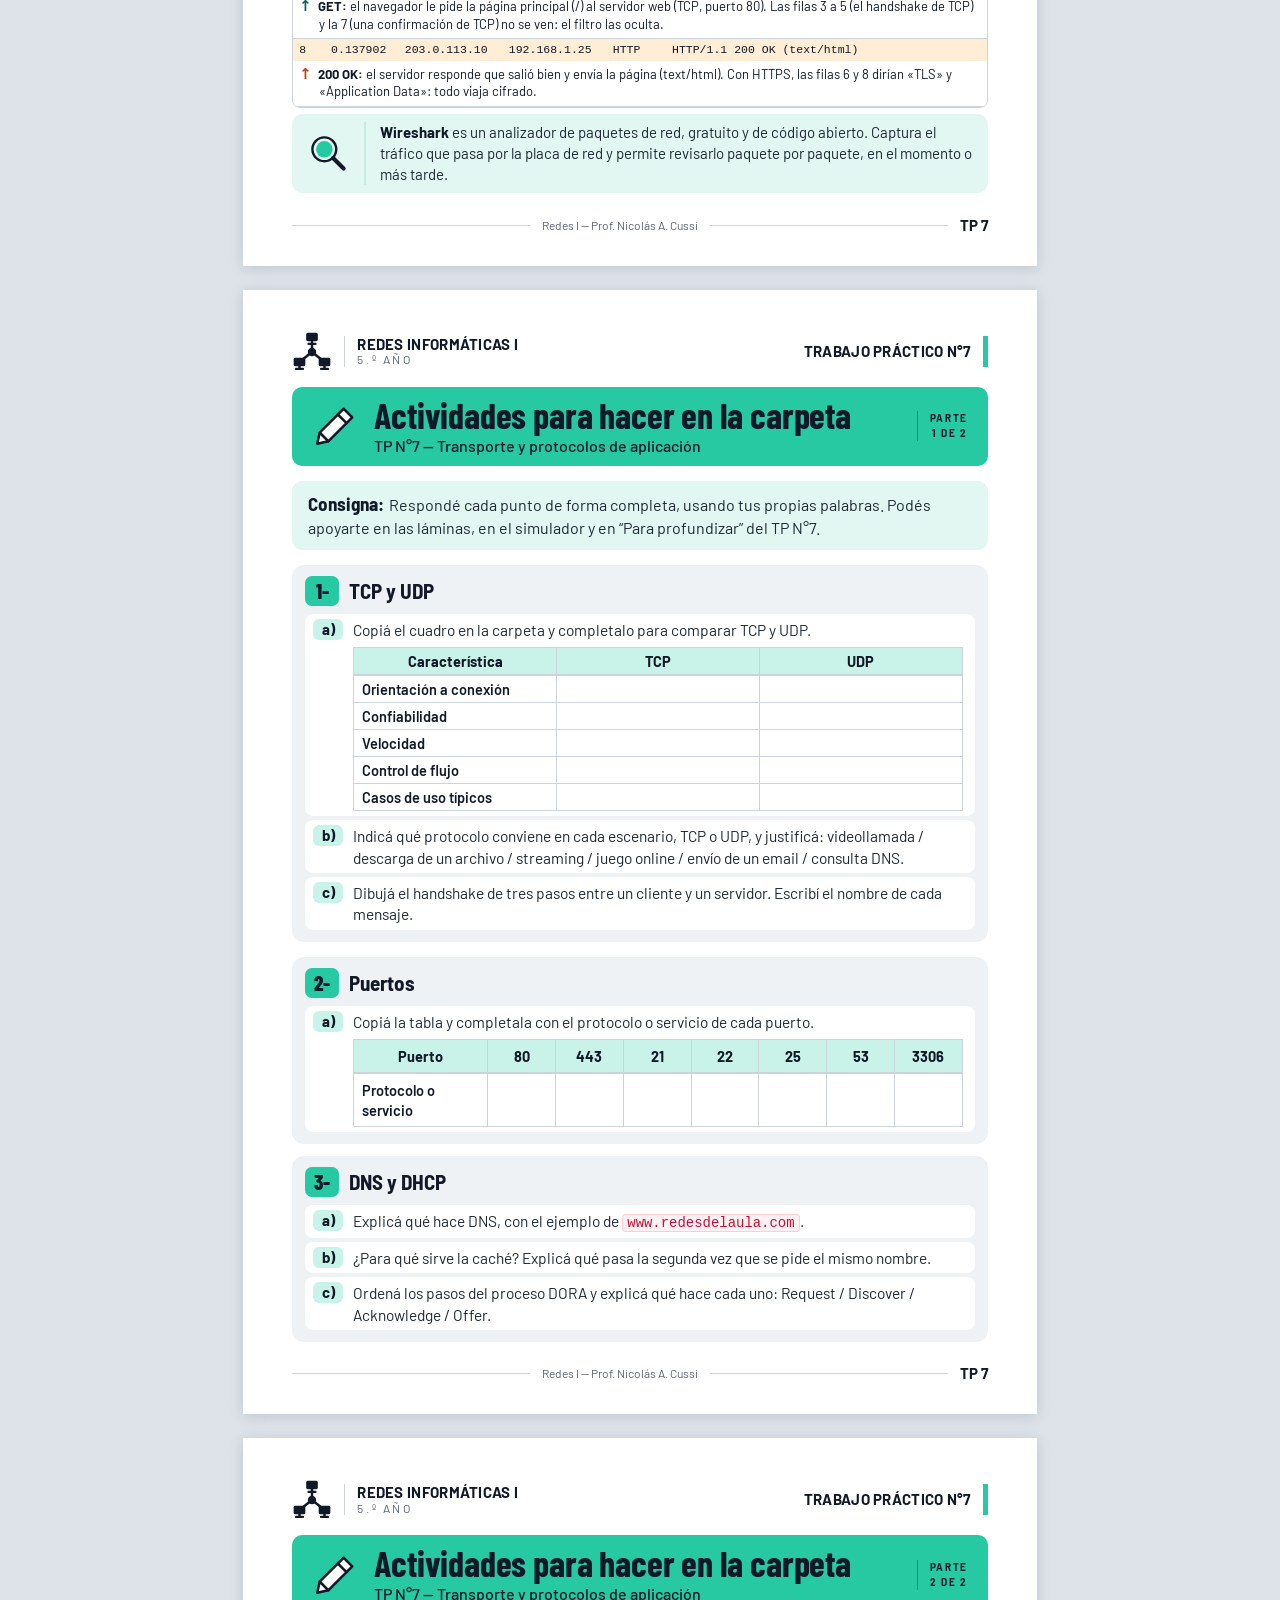
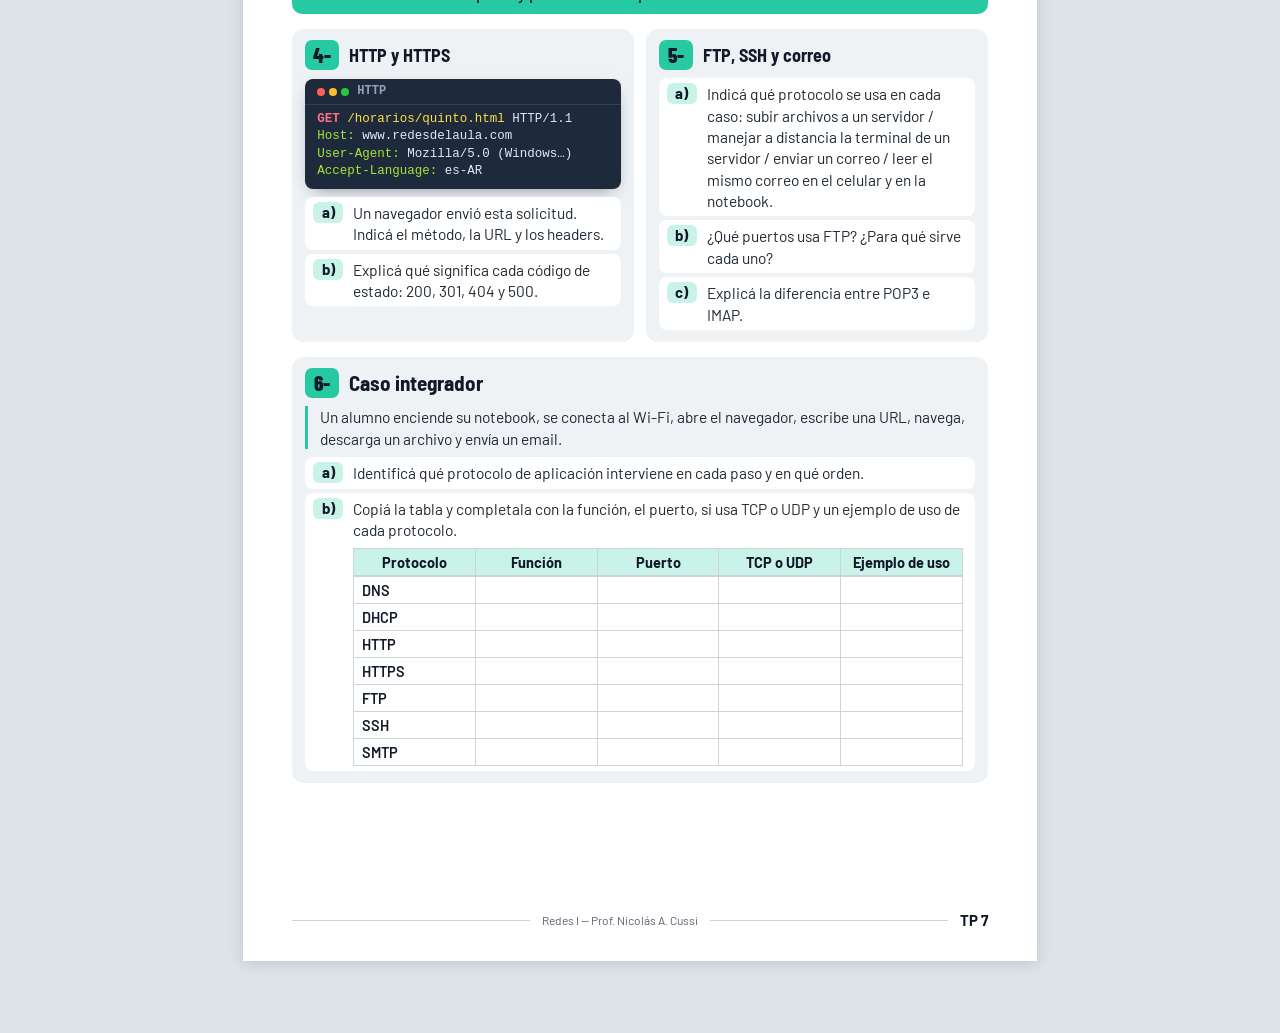
<file: unidades/tp07.html>
<!DOCTYPE html>
<html lang="es-AR">
<head>
  <meta charset="utf-8">
  <meta name="viewport" content="width=device-width, initial-scale=1">
  <title>TP N°7 — Transporte y protocolos de aplicación · Redes I</title>
  <meta name="description" content="TP N°7 de Redes I: TCP y UDP, puertos, DNS y DHCP, HTTP y HTTPS, FTP, SSH y correo electrónico, con un simulador de resolución DNS. Prof. Nicolás A. Cussi.">
  <meta name="theme-color" content="#26C9A1">
  <link rel="preload" href="../assets/fonts/barlow-latin-400-normal.woff2" as="font" type="font/woff2" crossorigin>
  <link rel="preload" href="../assets/fonts/barlow-semi-condensed-latin-700-normal.woff2" as="font" type="font/woff2" crossorigin>
  <link rel="stylesheet" href="../assets/css/estilos.css">
</head>
<body data-tp="7">

<!-- ====== Íconos (SVG simples) ====== -->
<svg width="0" height="0" style="position:absolute" aria-hidden="true" focusable="false">
  <defs>
    <!-- Red en estrella: tres equipos conectados a un nodo central -->
    <symbol id="i-red-solido" viewBox="0 0 48 48">
      <path d="M24 24V15M24 24L9 36M24 24l15 12" style="fill:none;stroke:currentColor;stroke-width:3;stroke-linecap:round"/>
      <g style="fill:currentColor;stroke:none">
        <circle cx="24" cy="24" r="5"/>
        <rect x="17" y="1" width="14" height="10" rx="2"/>
        <path d="M22.5 10.5h3V13h2.75a1.25 1.25 0 0 1 0 2.5h-8.5a1.25 1.25 0 0 1 0-2.5h2.75z"/>
        <rect x="2" y="31" width="14" height="10" rx="2"/>
        <path d="M7.5 40.5h3V43h2.75a1.25 1.25 0 0 1 0 2.5h-8.5a1.25 1.25 0 0 1 0-2.5h2.75z"/>
        <rect x="32" y="31" width="14" height="10" rx="2"/>
        <path d="M37.5 40.5h3V43h2.75a1.25 1.25 0 0 1 0 2.5h-8.5a1.25 1.25 0 0 1 0-2.5h2.75z"/>
      </g>
    </symbol>
    <symbol id="i-foco" viewBox="0 0 48 48">
      <path d="M24 2.5v4M10 8.5l2.8 2.8M38 8.5l-2.8 2.8M4 22h4M40 22h4"/>
      <path d="M24 12a10 10 0 0 0-6.2 17.8c1.4 1.2 2.2 2.6 2.2 4.2v1h8v-1c0-1.6.8-3 2.2-4.2A10 10 0 0 0 24 12z" style="fill:var(--ac)"/>
      <path d="M20 39h8M21.5 43h5"/>
    </symbol>
    <symbol id="i-caja" viewBox="0 0 48 48">
      <path d="M24 5l17 8v22l-17 8-17-8V13z" style="fill:var(--blanco)"/>
      <path d="M13.5 10 17.5 8 34.5 16 34.5 22 30.5 24 30.5 18z" style="fill:var(--ac);stroke:none"/>
      <path d="M24 5l17 8v22l-17 8-17-8V13z"/>
      <path d="M7 13l17 8 17-8M24 21v22"/>
    </symbol>
    <symbol id="i-enchufe" viewBox="0 0 48 48">
      <path d="M18 5v10M30 5v10"/>
      <path d="M11 15h26v8a13 13 0 0 1-26 0z" style="fill:var(--ac)"/>
      <path d="M24 36v8"/>
    </symbol>
    <symbol id="i-check" viewBox="0 0 48 48">
      <circle cx="24" cy="24" r="19" style="fill:var(--ac)"/>
      <path d="M15 24.5l6 6 12-13"/>
    </symbol>
    <symbol id="i-rayo" viewBox="0 0 48 48">
      <path d="M28 4 10 27h12l-3 17 19-25H26z" style="fill:var(--ac)"/>
    </symbol>
    <symbol id="i-semaforo" viewBox="0 0 48 48">
      <rect x="15" y="3" width="18" height="35" rx="5" style="fill:var(--blanco)"/>
      <circle cx="24" cy="11.5" r="3.6"/>
      <circle cx="24" cy="20.5" r="3.6"/>
      <circle cx="24" cy="29.5" r="3.6" style="fill:var(--ac)"/>
      <path d="M24 38v7"/>
    </symbol>
    <symbol id="i-bajar" viewBox="0 0 48 48">
      <path d="M10 5h19l9 9v29H10z" style="fill:var(--blanco)"/>
      <path d="M29 5v9h9" style="fill:var(--ac)"/>
      <path d="M24 19v15M18 28l6 6 6-6"/>
    </symbol>
    <symbol id="i-video" viewBox="0 0 48 48">
      <rect x="4" y="12" width="28" height="24" rx="4" style="fill:var(--ac)"/>
      <path d="M32 21l12-7v20l-12-7z"/>
    </symbol>
    <symbol id="i-puerta" viewBox="0 0 48 48">
      <path d="M12 43V5h24v38"/>
      <path d="M12 43V5l16 4v36z" style="fill:var(--ac)"/>
      <circle cx="23" cy="26" r="1.8" style="fill:currentColor;stroke:none"/>
      <path d="M5 43h38"/>
    </symbol>
    <symbol id="i-edificio" viewBox="0 0 48 48">
      <rect x="9" y="5" width="30" height="38" rx="1.5" style="fill:var(--blanco)"/>
      <g style="fill:var(--ac);stroke:none">
        <rect x="14" y="10" width="7" height="6" rx="1"/><rect x="27" y="10" width="7" height="6" rx="1"/>
        <rect x="14" y="20" width="7" height="6" rx="1"/><rect x="27" y="20" width="7" height="6" rx="1"/>
      </g>
      <path d="M20 43v-9h8v9M4 43h40"/>
    </symbol>
    <symbol id="i-pc" viewBox="0 0 48 48">
      <rect x="4" y="7" width="40" height="27" rx="3"/>
      <rect x="8.5" y="11.5" width="31" height="18" rx="1" style="fill:var(--ac);stroke:none"/>
      <path d="M24 34v6M16 41h16"/>
    </symbol>
    <symbol id="i-servidor" viewBox="0 0 48 48">
      <rect x="8" y="5" width="32" height="11" rx="2" style="fill:var(--blanco)"/>
      <rect x="8" y="18.5" width="32" height="11" rx="2" style="fill:var(--blanco)"/>
      <rect x="8" y="32" width="32" height="11" rx="2" style="fill:var(--blanco)"/>
      <g style="fill:var(--ac);stroke:none"><circle cx="14" cy="10.5" r="2.2"/><circle cx="14" cy="24" r="2.2"/><circle cx="14" cy="37.5" r="2.2"/></g>
      <path d="M22 10.5h12M22 24h12M22 37.5h12"/>
    </symbol>
    <symbol id="i-importante" viewBox="0 0 48 48">
      <path d="M24 5 3 42h42z" style="fill:var(--ac)"/>
      <path d="M24 18v12M24 35.5v.5" style="stroke:var(--blanco)"/>
    </symbol>
    <symbol id="i-notebook" viewBox="0 0 48 48">
      <rect x="9" y="9" width="30" height="21" rx="2"/>
      <rect x="12.5" y="12.5" width="23" height="14" style="fill:var(--ac);stroke:none"/>
      <path d="M4 35h40l-3 5H7z" style="fill:var(--blanco)"/>
    </symbol>
    <symbol id="i-celular" viewBox="0 0 48 48">
      <rect x="14" y="4" width="20" height="40" rx="3.5" style="fill:var(--blanco)"/>
      <rect x="17.5" y="9" width="13" height="26" style="fill:var(--ac);stroke:none"/>
      <path d="M22 39.5h4"/>
    </symbol>
    <symbol id="i-lupa" viewBox="0 0 48 48">
      <circle cx="20" cy="20" r="9" style="fill:var(--ac);stroke:none"/>
      <circle cx="20" cy="20" r="13"/>
      <path d="M29.5 29.5 41 41" style="stroke-width:4.5"/>
    </symbol>
    <symbol id="i-lapiz" viewBox="0 0 48 48">
      <path d="M33 6l9 9-25 25-9-9z" style="fill:var(--ac)"/>
      <path d="M8 31 5.5 42.5 17 40z" style="fill:var(--blanco)"/>
      <path d="M27 12l9 9"/>
    </symbol>
    <symbol id="i-descarga" viewBox="0 0 24 24">
      <path d="M12 3v12M7 10l5 5 5-5M5 20h14"/>
    </symbol>
    <symbol id="i-atras" viewBox="0 0 24 24">
      <path d="M20 12H5M11 6l-6 6 6 6"/>
    </symbol>
  </defs>
</svg>

<a class="saltar" href="#contenido">Saltar al contenido</a>

<header class="barra">
  <div class="barra__fila">
    <a class="boton barra__volver" href="../indice.html"><svg aria-hidden="true" focusable="false"><use href="#i-atras"/></svg><span>Índice</span></a>
    <span class="barra__titulo">TP N°7 — Transporte y protocolos de aplicación</span>
    <button class="boton" type="button" data-imprimir aria-label="Guardar en PDF">
      <svg aria-hidden="true" focusable="false"><use href="#i-descarga"/></svg><span><span class="boton__largo">Guardar </span>PDF</span>
    </button>
  </div>
  <nav class="partes" aria-label="Partes del TP N°7">
    <a href="#pag-19">19 · TCP y UDP</a>
    <a href="#pag-20">20 · Puertos</a>
    <a href="#pag-21">21 · DNS y DHCP</a>
    <a href="#pag-22">22 · HTTP y HTTPS</a>
    <a href="#pag-23">23 · FTP, SSH y correo</a>
    <a href="#simulador">Simulador DNS</a>
    <a href="#profundizar">Para profundizar</a>
    <a href="#actividades">Actividades</a>
  </nav>
</header>

<main id="contenido" class="laminas">
  <h1 class="sr-only">TP N°7 — Transporte y protocolos de aplicación</h1>

  <!-- =================== LÁMINA 19 =================== -->
  <article class="lamina" id="pag-19" aria-labelledby="t19">
    <div class="cab" aria-hidden="true">
      <svg class="cab__logo"><use href="#i-red-solido"/></svg>
      <div class="cab__marca"><b>REDES INFORMÁTICAS I</b><span>5.º AÑO</span></div>
      <div class="cab__lema">TRABAJO PRÁCTICO <span class="cab__lema-n">N°7</span></div>
      <span class="cab__raya"></span>
    </div>

    <div class="tit">
      <h2 class="tit__h" id="t19"><span class="tit__num">19.</span> TCP y UDP</h2>
      <p class="tit__sub">Dos formas de llevar los datos</p>
    </div>

    <div class="intro">
      <svg class="ico ico--xl" aria-hidden="true" focusable="false"><use href="#i-caja"/></svg>
      <p>La <strong>capa de transporte</strong> (capa 4 del modelo OSI, TP3) lleva los datos de una aplicación a la aplicación correcta del otro dispositivo, con <strong>TCP</strong> o con <strong>UDP</strong>.</p>
    </div>

    <table class="tabla-comp">
      <caption class="sr-only">Comparación entre TCP y UDP</caption>
      <thead>
        <tr><th scope="col">Aspecto</th><th scope="col" class="grupo">TCP</th><th scope="col" class="grupo grupo--naranja">UDP</th></tr>
      </thead>
      <tbody>
        <tr><th scope="row"><span><svg class="ico" aria-hidden="true" focusable="false"><use href="#i-enchufe"/></svg>Orientación a conexión</span></th><td>Sí: primero se conecta</td><td>No: envía sin conectarse</td></tr>
        <tr><th scope="row"><span><svg class="ico" aria-hidden="true" focusable="false"><use href="#i-check"/></svg>Confiabilidad</span></th><td>Alta: confirma, reenvía lo perdido y ordena los datos</td><td>Baja: no confirma ni reenvía</td></tr>
        <tr><th scope="row"><span><svg class="ico" aria-hidden="true" focusable="false"><use href="#i-rayo"/></svg>Velocidad</span></th><td>Menor: más controles</td><td>Mayor: casi sin controles</td></tr>
        <tr><th scope="row"><span><svg class="ico" aria-hidden="true" focusable="false"><use href="#i-semaforo"/></svg>Control de flujo</span></th><td>Sí: el receptor avisa cuánto puede recibir</td><td>No</td></tr>
      </tbody>
    </table>

    <div class="columnas">
      <section class="panel" aria-labelledby="hs19">
        <div class="panel__cab"><h3 class="subtitulo" id="hs19">Handshake de tres pasos</h3></div>
        <figure class="esquema">
          <svg viewBox="0 0 360 246" role="img" aria-labelledby="hs19-t hs19-d">
            <title id="hs19-t">Handshake de tres pasos de TCP</title>
            <desc id="hs19-d">1, el cliente envía SYN al servidor: quiero conectarme. 2, el servidor responde SYN-ACK: recibido, yo también. 3, el cliente envía ACK: recibido. La conexión queda establecida y ya pueden viajar los datos.</desc>
            <rect class="esq-caja-pide" x="4" y="6" width="92" height="30" rx="6"/>
            <text class="esq-rot" x="50" y="26" text-anchor="middle">Cliente</text>
            <rect class="esq-caja-responde" x="264" y="6" width="92" height="30" rx="6"/>
            <text class="esq-rot" x="310" y="26" text-anchor="middle">Servidor</text>
            <path class="esq-vida" d="M50 36v184M310 36v184"/>
            <path class="esq-pide" d="M50 72 300.04 95.08" style="stroke-width:3"/>
            <path class="esq-pide" d="M310 96 297.5 100.87 298.6 88.92z" style="stroke:none"/>
            <text class="esq-rot" x="180" y="74" text-anchor="middle">1. SYN</text>
            <text class="esq-txt" x="180" y="107" text-anchor="middle">“quiero conectarme”</text>
            <path class="esq-responde" d="M310 126 59.96 149.08" style="stroke-width:3"/>
            <path class="esq-responde" d="M50 150 61.4 142.92 62.5 154.87z" style="stroke:none"/>
            <text class="esq-rot" x="180" y="128" text-anchor="middle">2. SYN-ACK</text>
            <text class="esq-txt" x="180" y="161" text-anchor="middle">“recibido, yo también”</text>
            <path class="esq-pide" d="M50 180 300.04 203.08" style="stroke-width:3"/>
            <path class="esq-pide" d="M310 204 297.5 208.87 298.6 196.92z" style="stroke:none"/>
            <text class="esq-rot" x="180" y="182" text-anchor="middle">3. ACK</text>
            <text class="esq-txt" x="180" y="215" text-anchor="middle">“recibido”</text>
            <text class="esq-rot" x="180" y="240" text-anchor="middle" style="font-size:14px">Conexión establecida: ya viajan los datos</text>
          </svg>
        </figure>
      </section>

      <section class="panel" aria-labelledby="cu19">
        <div class="panel__cab"><h3 class="subtitulo" id="cu19">Casos de uso típicos</h3></div>
        <ul class="cuando">
          <li class="grupo"><svg class="ico ico--l" aria-hidden="true" focusable="false"><use href="#i-bajar"/></svg><span><strong>TCP:</strong> cuando todo tiene que llegar completo. Descarga de un archivo, email, páginas web.</span></li>
          <li class="grupo grupo--naranja"><svg class="ico ico--l" aria-hidden="true" focusable="false"><use href="#i-video"/></svg><span><strong>UDP:</strong> cuando importa más la rapidez que perder un dato. Videollamada, juego online, streaming en vivo, consulta DNS.</span></li>
        </ul>
      </section>
    </div>

    <aside class="idea" aria-label="Idea clave">
      <span class="idea__ico"><svg class="ico" aria-hidden="true" focusable="false"><use href="#i-foco"/></svg></span>
      <p><strong>Idea clave:</strong> TCP es confiable pero más lento; UDP es más rápido pero no confirma la entrega.</p>
    </aside>

    <footer class="pie">
      <span class="pie__linea"></span>
      <span>Redes I — Prof. Nicolás A. Cussi</span>
      <span class="pie__linea"></span>
      <span class="pie__num" aria-label="Lámina 19">19</span>
    </footer>
  </article>

  <!-- =================== LÁMINA 20 =================== -->
  <article class="lamina" id="pag-20" aria-labelledby="t20">
    <div class="cab" aria-hidden="true">
      <svg class="cab__logo"><use href="#i-red-solido"/></svg>
      <div class="cab__marca"><b>REDES INFORMÁTICAS I</b><span>5.º AÑO</span></div>
      <div class="cab__lema">TRABAJO PRÁCTICO <span class="cab__lema-n">N°7</span></div>
      <span class="cab__raya"></span>
    </div>

    <div class="tit">
      <h2 class="tit__h" id="t20"><span class="tit__num">20.</span> Puertos</h2>
      <p class="tit__sub">Cada aplicación tiene su número</p>
    </div>

    <div class="intro">
      <svg class="ico ico--xl" aria-hidden="true" focusable="false"><use href="#i-puerta"/></svg>
      <p>Un <strong>puerto</strong> es un número del <strong>0 al 65535</strong> que identifica a una aplicación dentro de un dispositivo. La <strong>IP</strong> dice a qué dispositivo van los datos; el <strong>puerto</strong>, a qué aplicación.</p>
    </div>

    <div class="ejemplo">
      <h3 class="subtitulo">Ejemplo</h3>
      <svg class="ico ico--l" aria-hidden="true" focusable="false"><use href="#i-edificio"/></svg>
      <p>La IP es como la dirección de un edificio, y el puerto, el número de departamento.</p>
    </div>

    <section class="panel" aria-labelledby="ip20">
      <div class="panel__cab">
        <h3 class="subtitulo" id="ip20">IP + puerto</h3>
        <p class="panel__nota">Se escribe<br>IP:puerto</p>
      </div>
      <ul class="comparar">
        <li class="grupo"><div><h3>Cliente: tu PC</h3><p><code class="cod-ip">192.168.1.25:51234</code><br>El navegador usa un puerto dinámico.</p></div><svg class="ico ico--xl" aria-hidden="true" focusable="false"><use href="#i-pc"/></svg></li>
        <li class="grupo grupo--naranja"><div><h3>Servidor web</h3><p><code class="cod-ip">203.0.113.10:443</code><br>Atiende HTTPS en el puerto 443.</p></div><svg class="ico ico--xl" aria-hidden="true" focusable="false"><use href="#i-servidor"/></svg></li>
      </ul>
      <p class="texto" style="margin-top:10px">Cada servicio usa su puerto y su protocolo de transporte: HTTPS, el 443 con TCP; DNS, el 53 con UDP.</p>
    </section>

    <section aria-labelledby="r20">
      <h3 class="subtitulo" id="r20">Tres rangos de puertos</h3>
      <ul class="tipos tipos--rangos" style="margin-top:8px">
        <li class="tarjeta"><h4 class="tarjeta__cab">Bien conocidos</h4><p class="tipo__valor tipo__valor--chico">0–1023</p><p>Servicios estándar: 80 (HTTP), 443 (HTTPS), 53 (DNS).</p></li>
        <li class="tarjeta"><h4 class="tarjeta__cab">Registrados</h4><p class="tipo__valor tipo__valor--chico">1024–49151</p><p>Aplicaciones conocidas: 3306 (MySQL).</p></li>
        <li class="tarjeta"><h4 class="tarjeta__cab">Dinámicos</h4><p class="tipo__valor tipo__valor--chico">49152–65535</p><p>Los elige el cliente para cada conexión.</p></li>
      </ul>
    </section>

    <aside class="idea" aria-label="Idea clave">
      <span class="idea__ico"><svg class="ico" aria-hidden="true" focusable="false"><use href="#i-foco"/></svg></span>
      <p><strong>Idea clave:</strong> la IP encuentra el dispositivo, y el puerto, la aplicación.</p>
    </aside>

    <footer class="pie">
      <span class="pie__linea"></span>
      <span>Redes I — Prof. Nicolás A. Cussi</span>
      <span class="pie__linea"></span>
      <span class="pie__num" aria-label="Lámina 20">20</span>
    </footer>
  </article>

  <!-- =================== LÁMINA 21 =================== -->
  <article class="lamina" id="pag-21" aria-labelledby="t21">
    <div class="cab" aria-hidden="true">
      <svg class="cab__logo"><use href="#i-red-solido"/></svg>
      <div class="cab__marca"><b>REDES INFORMÁTICAS I</b><span>5.º AÑO</span></div>
      <div class="cab__lema">TRABAJO PRÁCTICO <span class="cab__lema-n">N°7</span></div>
      <span class="cab__raya"></span>
    </div>

    <div class="tit">
      <h2 class="tit__h" id="t21"><span class="tit__num">21.</span> DNS y DHCP</h2>
      <p class="tit__sub">Traducir nombres y repartir IP</p>
    </div>

    <p class="texto">Desde esta lámina vemos <strong>protocolos de aplicación</strong>: trabajan en la capa de aplicación (capa 7 del modelo OSI, TP3). Cada uno usa un puerto y viaja con TCP o con UDP.</p>

    <div class="columnas">
      <section class="panel" aria-labelledby="dns21">
        <div class="panel__cab">
          <h3 class="subtitulo" id="dns21">DNS</h3>
          <p class="puerto"><span class="puerto__rot">Puerto</span><b class="puerto__num">53</b><span class="etq etq--udp">UDP</span></p>
        </div>
        <p>El <strong>DNS</strong> (sistema de nombres de dominio) traduce un nombre en la IP del servidor: <code>www.redesdelaula.com</code> → <code class="cod-ip">203.0.113.10</code>. Funciona como la agenda del celular: buscamos un nombre y obtenemos el número.</p>
        <ol class="lista-pasos" aria-label="Cómo se resuelve un nombre">
          <li><b>1</b><span>La PC busca el nombre en su <strong>caché</strong>.</span></li>
          <li class="grupo"><b>2</b><span>Si no está, le pregunta a su servidor DNS (<code class="cod-ip">8.8.8.8</code>).</span></li>
          <li class="grupo"><b>3</b><span>Si el servidor DNS no la sabe, les pregunta a otros servidores DNS hasta conseguir la IP.</span></li>
          <li class="grupo grupo--naranja"><b>4</b><span>Le responde la IP a la PC, y la PC la guarda en su caché.</span></li>
        </ol>
        <p>La <strong>caché</strong> guarda las respuestas un tiempo: la próxima vez, la IP sale enseguida, sin preguntar. Probalo en el simulador DNS, después de esta lámina.</p>
      </section>

      <section class="panel" aria-labelledby="dhcp21">
        <div class="panel__cab">
          <h3 class="subtitulo" id="dhcp21">DHCP</h3>
          <p class="puerto"><span class="puerto__rot">Puertos</span><b class="puerto__num">67 y 68</b><span class="etq etq--udp">UDP</span></p>
        </div>
        <p>En el TP4 vimos que la IP puede ser estática o dinámica. La dinámica la asigna un servidor <strong>DHCP</strong> (en casa, suele ser el router) cuando el dispositivo se conecta a la red. Lo hace en cuatro pasos, el proceso <strong>DORA</strong>:</p>
        <ol class="lista-pasos" aria-label="Proceso DORA">
          <li class="grupo"><b>D</b><span><strong>Discover</strong> (descubrir): la PC pregunta a toda la red si hay un servidor DHCP.</span></li>
          <li class="grupo grupo--naranja"><b>O</b><span><strong>Offer</strong> (ofrecer): el servidor le ofrece una IP, por ejemplo <code class="cod-ip">192.168.1.25</code>.</span></li>
          <li class="grupo"><b>R</b><span><strong>Request</strong> (solicitar): la PC pide usar esa IP.</span></li>
          <li class="grupo grupo--naranja"><b>A</b><span><strong>Acknowledge</strong> (confirmar): el servidor confirma, y la IP es de la PC por un tiempo.</span></li>
        </ol>
        <p>Además de la IP, la PC recibe la máscara (<code class="cod-ip">255.255.255.0</code>), la puerta de enlace (<em>gateway</em>, <code class="cod-ip">192.168.1.1</code>) y el DNS (<code class="cod-ip">8.8.8.8</code>). El servidor usa el puerto 67, y la PC, el 68.</p>
      </section>
    </div>

    <aside class="idea" aria-label="Idea clave">
      <span class="idea__ico"><svg class="ico" aria-hidden="true" focusable="false"><use href="#i-foco"/></svg></span>
      <p><strong>Idea clave:</strong> DNS traduce nombres en IP; DHCP le da a cada dispositivo su IP al conectarse. Los dos usan UDP.</p>
    </aside>

    <footer class="pie">
      <span class="pie__linea"></span>
      <span>Redes I — Prof. Nicolás A. Cussi</span>
      <span class="pie__linea"></span>
      <span class="pie__num" aria-label="Lámina 21">21</span>
    </footer>
  </article>

  <!-- =================== LÁMINA 22 =================== -->
  <article class="lamina" id="pag-22" aria-labelledby="t22">
    <div class="cab" aria-hidden="true">
      <svg class="cab__logo"><use href="#i-red-solido"/></svg>
      <div class="cab__marca"><b>REDES INFORMÁTICAS I</b><span>5.º AÑO</span></div>
      <div class="cab__lema">TRABAJO PRÁCTICO <span class="cab__lema-n">N°7</span></div>
      <span class="cab__raya"></span>
    </div>

    <div class="tit">
      <h2 class="tit__h" id="t22"><span class="tit__num">22.</span> HTTP y HTTPS</h2>
      <p class="tit__sub">Pedir y recibir páginas web</p>
    </div>

    <section class="panel" aria-labelledby="http22">
      <div class="panel__cab">
        <h3 class="subtitulo" id="http22">HTTP</h3>
        <p class="puerto"><span class="puerto__rot">Puerto</span><b class="puerto__num">80</b><span class="etq etq--tcp">TCP</span></p>
      </div>
      <p class="texto"><strong>HTTP</strong> es el protocolo de la web: el navegador (el cliente) le envía una <strong>solicitud</strong> al servidor web, y el servidor le contesta con una <strong>respuesta</strong>. Antes, el navegador consigue la IP con DNS (lámina 21) y se conecta con el handshake de TCP (lámina 19).</p>
      <div class="columnas">
        <div class="http">
          <h4 class="http__tit">La solicitud <span>· del navegador al servidor</span></h4>
          <div class="ventana-cod">
            <div class="ventana-cod__barra" aria-hidden="true">HTTP</div>
<pre class="ventana-cod__txt"><b>GET</b> <span class="t-str">/index.html</span> HTTP/1.1
<span class="t-atr">Host:</span> www.redesdelaula.com
<span class="t-atr">User-Agent:</span> Mozilla/5.0 (Windows…)
<span class="t-atr">Accept-Language:</span> es-AR</pre>
          </div>
          <ul class="lista-txt pf__lista">
            <li><strong>Método:</strong> <code>GET</code> pide una página.</li>
            <li><strong>URL:</strong> se arma con el Host y la ruta: <code>http://www.redesdelaula.com/index.html</code></li>
            <li><strong>Headers:</strong> datos extra, uno por renglón: el sitio, el navegador y el idioma.</li>
          </ul>
        </div>
        <div class="http">
          <h4 class="http__tit">La respuesta <span>· del servidor al navegador</span></h4>
          <div class="ventana-cod">
            <div class="ventana-cod__barra" aria-hidden="true">HTTP</div>
<pre class="ventana-cod__txt">HTTP/1.1 <span class="t-num">200</span> OK
<span class="t-atr">Content-Type:</span> text/html

<span class="t-com">&lt;!DOCTYPE html&gt;…</span></pre>
          </div>
          <ul class="lista-txt pf__lista">
            <li><strong>Código de estado:</strong> cómo salió el pedido; <code>200 OK</code> es “todo bien”.</li>
            <li><strong>Headers:</strong> datos extra, como el tipo de contenido.</li>
            <li><strong>Contenido:</strong> la página, escrita en HTML.</li>
          </ul>
        </div>
      </div>
      <h4 class="http__tit" id="cod22">Códigos de estado</h4>
      <ul class="codigos" aria-labelledby="cod22">
        <li class="grupo grupo--ok"><b>200</b><strong>OK</strong><span>Salió bien.</span></li>
        <li><b>301</b><strong>Moved Permanently</strong><span>Se mudó a otra URL.</span></li>
        <li class="grupo grupo--error"><b>403</b><strong>Forbidden</strong><span>Prohibido: no se puede ver.</span></li>
        <li class="grupo grupo--error"><b>404</b><strong>Not Found</strong><span>No existe esa página.</span></li>
        <li class="grupo grupo--error"><b>500</b><strong>Internal Server Error</strong><span>Falló el servidor.</span></li>
      </ul>
    </section>

    <div class="columnas columnas--3-2">
      <section class="panel" aria-labelledby="https22">
        <div class="panel__cab">
          <h3 class="subtitulo" id="https22">HTTPS</h3>
          <p class="puerto"><span class="puerto__rot">Puerto</span><b class="puerto__num">443</b><span class="etq etq--tcp">TCP</span></p>
        </div>
        <p><strong>HTTPS</strong> es HTTP <strong>cifrado</strong>: nadie en el medio puede leer ni cambiar lo que viaja.</p>
      </section>
      <div class="nota nota--importante">
        <h3><svg class="ico tit-ico" aria-hidden="true" focusable="false"><use href="#i-importante"/></svg>Importante</h3>
        <p>Nunca escribas una contraseña sin el candado de HTTPS.</p>
      </div>
    </div>

    <aside class="idea" aria-label="Idea clave">
      <span class="idea__ico"><svg class="ico" aria-hidden="true" focusable="false"><use href="#i-foco"/></svg></span>
      <p><strong>Idea clave:</strong> en HTTP, el cliente envía una solicitud y el servidor devuelve una respuesta con un código de estado.</p>
    </aside>

    <footer class="pie">
      <span class="pie__linea"></span>
      <span>Redes I — Prof. Nicolás A. Cussi</span>
      <span class="pie__linea"></span>
      <span class="pie__num" aria-label="Lámina 22">22</span>
    </footer>
  </article>

  <!-- =================== LÁMINA 23 =================== -->
  <article class="lamina" id="pag-23" aria-labelledby="t23">
    <div class="cab" aria-hidden="true">
      <svg class="cab__logo"><use href="#i-red-solido"/></svg>
      <div class="cab__marca"><b>REDES INFORMÁTICAS I</b><span>5.º AÑO</span></div>
      <div class="cab__lema">TRABAJO PRÁCTICO <span class="cab__lema-n">N°7</span></div>
      <span class="cab__raya"></span>
    </div>

    <div class="tit">
      <h2 class="tit__h" id="t23"><span class="tit__num">23.</span> FTP, SSH y correo</h2>
      <p class="tit__sub">Archivos, acceso remoto y mensajes</p>
    </div>

    <div class="columnas">
      <section class="panel" aria-labelledby="ftp23">
        <div class="panel__cab">
          <h3 class="subtitulo" id="ftp23">FTP</h3>
          <p class="puerto"><span class="puerto__rot">Puertos</span><b class="puerto__num">20 y 21</b><span class="etq etq--tcp">TCP</span></p>
        </div>
        <p><strong>FTP</strong> (protocolo de transferencia de archivos) sirve para subir y bajar archivos de un servidor con un programa de FTP. Usa el puerto <strong>21</strong> para las órdenes (control) y el <strong>20</strong> para los datos. No cifra: los archivos y la contraseña viajan sin protección.</p>
        <p>Ojo: descargar un archivo desde una página web no usa FTP, sino HTTP o HTTPS.</p>
      </section>

      <section class="panel" aria-labelledby="ssh23">
        <div class="panel__cab">
          <h3 class="subtitulo" id="ssh23">SSH</h3>
          <p class="puerto"><span class="puerto__rot">Puerto</span><b class="puerto__num">22</b><span class="etq etq--tcp">TCP</span></p>
        </div>
        <p><strong>SSH</strong> (en inglés, <em>Secure Shell</em>) permite manejar la terminal de otra computadora a distancia: es un <strong>acceso remoto</strong>. Todo viaja cifrado, también la contraseña.</p>
        <p>Se usa, por ejemplo, para administrar un servidor sin estar frente a él.</p>
      </section>
    </div>

    <section class="panel" aria-labelledby="mail23">
      <div class="panel__cab">
        <h3 class="subtitulo" id="mail23">Correo electrónico (email)</h3>
        <p class="panel__nota">Los tres<br>usan TCP</p>
      </div>
      <ol class="secuencia secuencia--compacta">
        <li class="paso grupo"><h4>Remitente</h4><svg class="ico" aria-hidden="true" focusable="false"><use href="#i-notebook"/></svg><p>Envía el correo con <strong>SMTP</strong> (puerto 25).</p></li>
        <li class="paso grupo grupo--naranja"><h4>Su servidor de correo</h4><svg class="ico" aria-hidden="true" focusable="false"><use href="#i-servidor"/></svg><p>Lo reenvía con SMTP (puerto 25).</p></li>
        <li class="paso grupo grupo--naranja"><h4>Servidor del destinatario</h4><svg class="ico" aria-hidden="true" focusable="false"><use href="#i-servidor"/></svg><p>Lo guarda en el buzón.</p></li>
        <li class="paso grupo"><h4>Destinatario</h4><svg class="ico" aria-hidden="true" focusable="false"><use href="#i-celular"/></svg><p>Lo recibe con <strong>POP3</strong> (110) o <strong>IMAP</strong> (143).</p></li>
      </ol>
      <ul class="comparar comparar--compacto" style="margin-top:12px">
        <li class="grupo"><div><h4>POP3 · puerto 110</h4><p>Descarga los correos a un dispositivo y, por lo general, los borra del servidor. Lo que bajó la notebook no aparece en el celular.</p></div></li>
        <li class="grupo grupo--naranja"><div><h4>IMAP · puerto 143</h4><p>Deja los correos en el servidor y sincroniza: lo que leés o borrás en el celular se ve igual en la notebook.</p></div></li>
      </ul>
    </section>

    <aside class="idea" aria-label="Idea clave">
      <span class="idea__ico"><svg class="ico" aria-hidden="true" focusable="false"><use href="#i-foco"/></svg></span>
      <p><strong>Idea clave:</strong> FTP transfiere archivos; SSH da acceso remoto cifrado; el correo usa SMTP para enviar y POP3 o IMAP para recibir. Todos usan TCP.</p>
    </aside>

    <footer class="pie">
      <span class="pie__linea"></span>
      <span>Redes I — Prof. Nicolás A. Cussi</span>
      <span class="pie__linea"></span>
      <span class="pie__num" aria-label="Lámina 23">23</span>
    </footer>
  </article>

  <!-- =================== SIMULADOR DNS (hoja propia, sin número de lámina) =================== -->
  <article class="lamina lamina--sim" id="simulador" aria-labelledby="tsim">
    <div class="cab" aria-hidden="true">
      <svg class="cab__logo"><use href="#i-red-solido"/></svg>
      <div class="cab__marca"><b>REDES INFORMÁTICAS I</b><span>5.º AÑO</span></div>
      <div class="cab__lema">TRABAJO PRÁCTICO <span class="cab__lema-n">N°7</span></div>
      <span class="cab__raya"></span>
    </div>

    <div class="tit">
      <h2 class="tit__h" id="tsim">Simulador DNS</h2>
      <p class="tit__sub">Cómo se consigue la IP de un nombre</p>
    </div>

    <section class="simulador" data-sim="dns" aria-labelledby="tsim">
      <div class="sim__cab">
        <span class="etq etq--sim">Simulador</span>
        <p class="sim__aviso">Simulación: los valores son de ejemplo.</p>
      </div>
      <p class="sim__intro">Escribí un nombre y mirá, paso por paso, cómo la PC consigue su IP. Fijate qué pasa si lo pedís dos veces seguidas, o si lo escribís mal.</p>

      <div class="sim__controles no-imprimir" data-sim-js hidden>
        <form class="sim__form" novalidate>
          <div class="sim__campo">
            <label for="sim-nombre">Nombre a resolver</label>
            <input id="sim-nombre" type="text" value="www.redesdelaula.com" inputmode="url" autocomplete="off" autocapitalize="none" spellcheck="false">
          </div>
          <button class="boton" type="submit">Resolver</button>
        </form>
        <p class="sim__ejemplos" style="margin-top:8px">Probá con:
          <button class="boton boton--claro boton--chico" type="button" data-nombre="www.redesdelaula.com">www.redesdelaula.com</button>
          <button class="boton boton--claro boton--chico" type="button" data-nombre="www.redesdelaula.con">www.redesdelaula.con (mal escrito)</button>
        </p>
        <div class="sim__botones" style="margin-top:8px">
          <button class="boton" type="button" data-sim-siguiente>Siguiente paso</button>
          <button class="boton boton--claro" type="button" data-sim-todo>Ver todos los pasos</button>
        </div>
      </div>

      <p class="sim__estado" role="status" aria-live="polite">Ejemplo resuelto: www.redesdelaula.com, con las dos cachés vacías.</p>

      <ul class="sim__leyenda" aria-label="Qué significa cada color">
        <li style="--leyenda:var(--acento)">Pide</li>
        <li style="--leyenda:var(--naranja)">Responde</li>
        <li style="--leyenda:var(--linea)">Busca en su caché</li>
        <li style="--leyenda:var(--ok)">Listo</li>
        <li style="--leyenda:var(--error)">No existe</li>
      </ul>

      <div class="sim__cuerpo">
        <ol class="sim__pasos" aria-label="Pasos de la resolución">
          <li class="sim__paso sim__paso--local"><p class="sim__quien">PC</p><p class="sim__msg">Busca www.redesdelaula.com en su caché: no está.</p></li>
          <li class="sim__paso sim__paso--pide"><p class="sim__quien">PC <span aria-hidden="true">→</span><span class="sr-only"> a </span> Servidor DNS (8.8.8.8)</p><p class="sim__msg">¿Cuál es la IP de www.redesdelaula.com? <span class="etq etq--udp">UDP 53</span></p></li>
          <li class="sim__paso sim__paso--local"><p class="sim__quien">Servidor DNS</p><p class="sim__msg">Busca en su caché: no está. Tiene que averiguarla.</p></li>
          <li class="sim__paso sim__paso--pide"><p class="sim__quien">Servidor DNS <span aria-hidden="true">→</span><span class="sr-only"> a </span> Servidor raíz</p><p class="sim__msg">¿Cuál es la IP de www.redesdelaula.com? <span class="etq etq--udp">UDP 53</span></p></li>
          <li class="sim__paso sim__paso--responde"><p class="sim__quien">Servidor raíz <span aria-hidden="true">→</span><span class="sr-only"> a </span> Servidor DNS</p><p class="sim__msg">No la sé. Preguntale al servidor de .com. <span class="etq etq--udp">UDP 53</span></p></li>
          <li class="sim__paso sim__paso--pide"><p class="sim__quien">Servidor DNS <span aria-hidden="true">→</span><span class="sr-only"> a </span> Servidor de .com</p><p class="sim__msg">¿Cuál es la IP de www.redesdelaula.com? <span class="etq etq--udp">UDP 53</span></p></li>
          <li class="sim__paso sim__paso--responde"><p class="sim__quien">Servidor de .com <span aria-hidden="true">→</span><span class="sr-only"> a </span> Servidor DNS</p><p class="sim__msg">No la sé. Preguntale al servidor de redesdelaula.com. <span class="etq etq--udp">UDP 53</span></p></li>
          <li class="sim__paso sim__paso--pide"><p class="sim__quien">Servidor DNS <span aria-hidden="true">→</span><span class="sr-only"> a </span> Servidor de redesdelaula.com</p><p class="sim__msg">¿Cuál es la IP de www.redesdelaula.com? <span class="etq etq--udp">UDP 53</span></p></li>
          <li class="sim__paso sim__paso--responde"><p class="sim__quien">Servidor de redesdelaula.com <span aria-hidden="true">→</span><span class="sr-only"> a </span> Servidor DNS</p><p class="sim__msg">Es 203.0.113.10. <span class="etq etq--udp">UDP 53</span></p></li>
          <li class="sim__paso sim__paso--responde"><p class="sim__quien">Servidor DNS <span aria-hidden="true">→</span><span class="sr-only"> a </span> PC</p><p class="sim__msg">Es 203.0.113.10. Antes, la guarda en su caché. <span class="etq etq--udp">UDP 53</span></p></li>
          <li class="sim__paso sim__paso--ok"><p class="sim__quien">PC</p><p class="sim__msg">Guarda la IP en su caché. Ya puede conectarse a 203.0.113.10.</p></li>
        </ol>

        <div class="sim__caches">
          <section class="sim__cache" aria-labelledby="sim-c-pc">
            <h3 id="sim-c-pc">Caché de la PC</h3>
            <ul data-cache="pc"><li>www.redesdelaula.com → 203.0.113.10</li></ul>
            <button class="boton boton--claro boton--chico no-imprimir" type="button" data-vaciar="pc" data-sim-js hidden>Vaciar</button>
          </section>
          <section class="sim__cache" aria-labelledby="sim-c-dns">
            <h3 id="sim-c-dns">Caché del servidor DNS</h3>
            <ul data-cache="dns"><li>www.redesdelaula.com → 203.0.113.10</li></ul>
            <button class="boton boton--claro boton--chico no-imprimir" type="button" data-vaciar="dns" data-sim-js hidden>Vaciar</button>
          </section>
        </div>
      </div>
    </section>

    <footer class="pie">
      <span class="pie__linea"></span>
      <span>Redes I — Prof. Nicolás A. Cussi</span>
      <span class="pie__linea"></span>
      <span class="pie__num">TP 7</span>
    </footer>
  </article>

  <!-- =================== PARA PROFUNDIZAR =================== -->
  <article class="lamina lamina--pf" id="profundizar" aria-labelledby="tpf">
    <div class="cab" aria-hidden="true">
      <svg class="cab__logo"><use href="#i-red-solido"/></svg>
      <div class="cab__marca"><b>REDES INFORMÁTICAS I</b><span>5.º AÑO</span></div>
      <div class="cab__lema">TRABAJO PRÁCTICO <span class="cab__lema-n">N°7</span></div>
      <span class="cab__raya"></span>
    </div>

    <div class="tit">
      <h2 class="tit__h" id="tpf"><span class="tit__num">+</span> Para profundizar</h2>
      <p class="tit__sub">Los puertos de este TP y una captura de tráfico</p>
    </div>

    <div class="pf-fila">
    <section class="pf" aria-labelledby="pf23">
      <p class="pf__etiqueta">Lámina 23</p>
      <h3 class="pf__titulo" id="pf23">Versiones cifradas</h3>
      <div class="pf__cols">
        <div class="pf__texto">
          <p>FTP no cifra nada. Hoy se prefiere <strong>SFTP</strong>, que transfiere archivos a través de SSH, por el puerto 22.</p>
        </div>
        <div class="pf__caja">
          <h4>El correo, hoy</h4>
          <p>Los programas de correo usan versiones cifradas: SMTP en el puerto 587 para enviar, e IMAP en el 993 o POP3 en el 995 para recibir.</p>
        </div>
      </div>
    </section>

    <section aria-labelledby="tp-puertos">
      <h3 class="subtitulo" id="tp-puertos">Tabla resumen de puertos</h3>
      <table class="tabla-puertos">
        <caption class="sr-only">Puerto, protocolo, transporte y uso de cada servicio</caption>
        <thead><tr><th scope="col">Puerto</th><th scope="col">Protocolo</th><th scope="col">Transporte</th><th scope="col">Para qué se usa</th></tr></thead>
        <tbody>
          <tr><th scope="row">20 y 21</th><td>FTP</td><td><span class="etq etq--tcp">TCP</span></td><td>Transferir archivos (20: datos; 21: control)</td></tr>
          <tr><th scope="row">22</th><td>SSH</td><td><span class="etq etq--tcp">TCP</span></td><td>Acceso remoto cifrado</td></tr>
          <tr><th scope="row">25</th><td>SMTP</td><td><span class="etq etq--tcp">TCP</span></td><td>Enviar correo</td></tr>
          <tr><th scope="row">53</th><td>DNS</td><td><span class="etq etq--udp">UDP</span></td><td>Traducir nombres en IP</td></tr>
          <tr><th scope="row">67 y 68</th><td>DHCP</td><td><span class="etq etq--udp">UDP</span></td><td>Asignar IP automáticamente (67: servidor; 68: cliente)</td></tr>
          <tr><th scope="row">80</th><td>HTTP</td><td><span class="etq etq--tcp">TCP</span></td><td>Páginas web</td></tr>
          <tr><th scope="row">110</th><td>POP3</td><td><span class="etq etq--tcp">TCP</span></td><td>Recibir correo y descargarlo</td></tr>
          <tr><th scope="row">143</th><td>IMAP</td><td><span class="etq etq--tcp">TCP</span></td><td>Recibir correo y dejarlo en el servidor</td></tr>
          <tr><th scope="row">443</th><td>HTTPS</td><td><span class="etq etq--tcp">TCP</span></td><td>Páginas web cifradas</td></tr>
          <tr><th scope="row">3306</th><td>MySQL</td><td><span class="etq etq--tcp">TCP</span></td><td>Base de datos MySQL (puerto registrado)</td></tr>
        </tbody>
      </table>
    </section>
    </div>

    <section aria-labelledby="tp-captura">
      <h3 class="subtitulo" id="tp-captura">Una captura anotada</h3>
      <figure class="captura" aria-labelledby="cap-t">
        <figcaption class="sr-only" id="cap-t">Esquema de una captura de Wireshark con una consulta DNS, su respuesta, un GET de HTTP y su respuesta 200 OK</figcaption>
        <div class="captura__barra" aria-hidden="true">Wireshark · carga de www.redesdelaula.com</div>
        <p class="captura__filtro"><span>Filtro:</span>dns or http</p>
        <table>
          <caption class="sr-only">Paquetes capturados</caption>
          <thead><tr><th scope="col">No.</th><th scope="col">Time</th><th scope="col">Source</th><th scope="col">Destination</th><th scope="col">Protocol</th><th scope="col">Info</th></tr></thead>
          <tbody>
            <tr class="pide"><td data-col="No.">1</td><td data-col="Time">0.000000</td><td data-col="Source">192.168.1.25</td><td data-col="Destination">8.8.8.8</td><td data-col="Protocol">DNS</td><td data-col="Info">Standard query 0x4f1c A www.redesdelaula.com</td></tr>
            <tr class="nota-fila nota-fila--pide"><td colspan="6"><b aria-hidden="true">↑</b><strong>Consulta DNS:</strong> la PC le pregunta al servidor DNS la IP de www.redesdelaula.com (UDP, puerto 53).</td></tr>
            <tr class="responde"><td data-col="No.">2</td><td data-col="Time">0.024310</td><td data-col="Source">8.8.8.8</td><td data-col="Destination">192.168.1.25</td><td data-col="Protocol">DNS</td><td data-col="Info">Standard query response 0x4f1c A www.redesdelaula.com A 203.0.113.10</td></tr>
            <tr class="nota-fila nota-fila--responde"><td colspan="6"><b aria-hidden="true">↑</b><strong>Respuesta DNS:</strong> la IP es 203.0.113.10. El número 0x4f1c une la consulta con su respuesta.</td></tr>
            <tr class="pide"><td data-col="No.">6</td><td data-col="Time">0.081544</td><td data-col="Source">192.168.1.25</td><td data-col="Destination">203.0.113.10</td><td data-col="Protocol">HTTP</td><td data-col="Info">GET / HTTP/1.1</td></tr>
            <tr class="nota-fila nota-fila--pide"><td colspan="6"><b aria-hidden="true">↑</b><strong>GET:</strong> el navegador le pide la página principal (/) al servidor web (TCP, puerto 80). Las filas 3 a 5 (el handshake de TCP) y la 7 (una confirmación de TCP) no se ven: el filtro las oculta.</td></tr>
            <tr class="responde"><td data-col="No.">8</td><td data-col="Time">0.137902</td><td data-col="Source">203.0.113.10</td><td data-col="Destination">192.168.1.25</td><td data-col="Protocol">HTTP</td><td data-col="Info">HTTP/1.1 200 OK  (text/html)</td></tr>
            <tr class="nota-fila nota-fila--responde"><td colspan="6"><b aria-hidden="true">↑</b><strong>200 OK:</strong> el servidor responde que salió bien y envía la página (text/html). Con HTTPS, las filas 6 y 8 dirían «TLS» y «Application Data»: todo viaja cifrado.</td></tr>
          </tbody>
        </table>
      </figure>
      <div class="intro intro--def">
        <svg class="ico ico--l" aria-hidden="true" focusable="false"><use href="#i-lupa"/></svg>
        <p><strong>Wireshark</strong> es un analizador de paquetes de red, gratuito y de código abierto. Captura el tráfico que pasa por la placa de red y permite revisarlo paquete por paquete, en el momento o más tarde.</p>
      </div>
    </section>

    <footer class="pie">
      <span class="pie__linea"></span>
      <span>Redes I — Prof. Nicolás A. Cussi</span>
      <span class="pie__linea"></span>
      <span class="pie__num">TP 7</span>
    </footer>
  </article>

  <!-- =================== ACTIVIDADES · Parte 1 =================== -->
  <article class="lamina lamina--act" id="actividades" aria-labelledby="act-1">
    <div class="cab" aria-hidden="true">
      <svg class="cab__logo"><use href="#i-red-solido"/></svg>
      <div class="cab__marca"><b>REDES INFORMÁTICAS I</b><span>5.º AÑO</span></div>
      <div class="cab__lema">TRABAJO PRÁCTICO <span class="cab__lema-n">N°7</span></div>
      <span class="cab__raya"></span>
    </div>

    <header class="act-banda">
      <svg class="ico" aria-hidden="true" focusable="false"><use href="#i-lapiz"/></svg>
      <div>
        <h2 id="act-1">Actividades para hacer en la carpeta</h2>
        <p>TP N°7 — Transporte y protocolos de aplicación</p>
      </div>
      <span class="act-banda__parte">Parte<br>1 de 2</span>
    </header>

    <p class="consigna"><strong>Consigna:</strong> Respondé cada punto de forma completa, usando tus propias palabras. Podés apoyarte en las láminas, en el simulador y en “Para profundizar” del TP N°7.</p>

    <ol class="acts">
      <li class="act">
        <h3 class="act__titulo"><span class="act__num">1-</span> TCP y UDP</h3>
        <ol class="act__items">
          <li><b class="act__letra">a)</b><div>Copiá el cuadro en la carpeta y completalo para comparar TCP y UDP.
            <table class="act-tabla act-tabla--compacta">
              <caption class="sr-only">Cuadro para comparar TCP y UDP</caption>
              <thead><tr><th scope="col">Característica</th><th scope="col">TCP</th><th scope="col">UDP</th></tr></thead>
              <tbody>
                <tr><th scope="row">Orientación a conexión</th><td></td><td></td></tr>
                <tr><th scope="row">Confiabilidad</th><td></td><td></td></tr>
                <tr><th scope="row">Velocidad</th><td></td><td></td></tr>
                <tr><th scope="row">Control de flujo</th><td></td><td></td></tr>
                <tr><th scope="row">Casos de uso típicos</th><td></td><td></td></tr>
              </tbody>
            </table></div></li>
          <li><b class="act__letra">b)</b><div>Indicá qué protocolo conviene en cada escenario, TCP o UDP, y justificá: videollamada / descarga de un archivo / streaming / juego online / envío de un email / consulta DNS.</div></li>
          <li><b class="act__letra">c)</b><div>Dibujá el handshake de tres pasos entre un cliente y un servidor. Escribí el nombre de cada mensaje.</div></li>
        </ol>
      </li>
    </ol>

    <ol class="acts" start="2">
      <li class="act">
        <h3 class="act__titulo"><span class="act__num">2-</span> Puertos</h3>
        <ol class="act__items">
          <li><b class="act__letra">a)</b><div>Copiá la tabla y completala con el protocolo o servicio de cada puerto.
            <table class="act-tabla act-tabla--fila">
              <caption class="sr-only">Tabla para completar con el protocolo o servicio de cada puerto</caption>
              <thead><tr><th scope="row">Puerto</th><th scope="col">80</th><th scope="col">443</th><th scope="col">21</th><th scope="col">22</th><th scope="col">25</th><th scope="col">53</th><th scope="col">3306</th></tr></thead>
              <tbody><tr><th scope="row">Protocolo o servicio</th><td></td><td></td><td></td><td></td><td></td><td></td><td></td></tr></tbody>
            </table></div></li>
        </ol>
      </li>
      <li class="act">
        <h3 class="act__titulo"><span class="act__num">3-</span> DNS y DHCP</h3>
        <ol class="act__items">
          <li><b class="act__letra">a)</b><div>Explicá qué hace DNS, con el ejemplo de <code>www.redesdelaula.com</code>.</div></li>
          <li><b class="act__letra">b)</b><div>¿Para qué sirve la caché? Explicá qué pasa la segunda vez que se pide el mismo nombre.</div></li>
          <li><b class="act__letra">c)</b><div>Ordená los pasos del proceso DORA y explicá qué hace cada uno: Request / Discover / Acknowledge / Offer.</div></li>
        </ol>
      </li>
    </ol>

    <footer class="pie">
      <span class="pie__linea"></span>
      <span>Redes I — Prof. Nicolás A. Cussi</span>
      <span class="pie__linea"></span>
      <span class="pie__num">TP 7</span>
    </footer>
  </article>

  <!-- =================== ACTIVIDADES · Parte 2 =================== -->
  <article class="lamina lamina--act" id="actividades-2" aria-labelledby="act-2">
    <div class="cab" aria-hidden="true">
      <svg class="cab__logo"><use href="#i-red-solido"/></svg>
      <div class="cab__marca"><b>REDES INFORMÁTICAS I</b><span>5.º AÑO</span></div>
      <div class="cab__lema">TRABAJO PRÁCTICO <span class="cab__lema-n">N°7</span></div>
      <span class="cab__raya"></span>
    </div>

    <header class="act-banda">
      <svg class="ico" aria-hidden="true" focusable="false"><use href="#i-lapiz"/></svg>
      <div>
        <h2 id="act-2">Actividades para hacer en la carpeta</h2>
        <p>TP N°7 — Transporte y protocolos de aplicación</p>
      </div>
      <span class="act-banda__parte">Parte<br>2 de 2</span>
    </header>

    <ol class="acts acts--2col" start="4">
      <li class="act">
        <h3 class="act__titulo"><span class="act__num">4-</span> HTTP y HTTPS</h3>
        <div class="ventana-cod" style="margin-top:9px" role="group" aria-label="Solicitud que envió un navegador">
          <div class="ventana-cod__barra" aria-hidden="true">HTTP</div>
<pre class="ventana-cod__txt"><b>GET</b> <span class="t-str">/horarios/quinto.html</span> HTTP/1.1
<span class="t-atr">Host:</span> www.redesdelaula.com
<span class="t-atr">User-Agent:</span> Mozilla/5.0 (Windows…)
<span class="t-atr">Accept-Language:</span> es-AR</pre>
        </div>
        <ol class="act__items">
          <li><b class="act__letra">a)</b><div>Un navegador envió esta solicitud. Indicá el método, la URL y los headers.</div></li>
          <li><b class="act__letra">b)</b><div>Explicá qué significa cada código de estado: 200, 301, 404 y 500.</div></li>
        </ol>
      </li>
      <li class="act">
        <h3 class="act__titulo"><span class="act__num">5-</span> FTP, SSH y correo</h3>
        <ol class="act__items">
          <li><b class="act__letra">a)</b><div>Indicá qué protocolo se usa en cada caso: subir archivos a un servidor / manejar a distancia la terminal de un servidor / enviar un correo / leer el mismo correo en el celular y en la notebook.</div></li>
          <li><b class="act__letra">b)</b><div>¿Qué puertos usa FTP? ¿Para qué sirve cada uno?</div></li>
          <li><b class="act__letra">c)</b><div>Explicá la diferencia entre POP3 e IMAP.</div></li>
        </ol>
      </li>
    </ol>

    <ol class="acts" start="6">
      <li class="act">
        <h3 class="act__titulo"><span class="act__num">6-</span> Caso integrador</h3>
        <p class="act__caso">Un alumno enciende su notebook, se conecta al Wi-Fi, abre el navegador, escribe una URL, navega, descarga un archivo y envía un email.</p>
        <ol class="act__items">
          <li><b class="act__letra">a)</b><div>Identificá qué protocolo de aplicación interviene en cada paso y en qué orden.</div></li>
          <li><b class="act__letra">b)</b><div>Copiá la tabla y completala con la función, el puerto, si usa TCP o UDP y un ejemplo de uso de cada protocolo.
            <table class="act-tabla act-tabla--compacta">
              <caption class="sr-only">Tabla para completar con la función, el puerto, el transporte y un ejemplo de cada protocolo</caption>
              <thead><tr><th scope="col">Protocolo</th><th scope="col">Función</th><th scope="col">Puerto</th><th scope="col">TCP o UDP</th><th scope="col">Ejemplo de uso</th></tr></thead>
              <tbody>
                <tr><th scope="row">DNS</th><td></td><td></td><td></td><td></td></tr>
                <tr><th scope="row">DHCP</th><td></td><td></td><td></td><td></td></tr>
                <tr><th scope="row">HTTP</th><td></td><td></td><td></td><td></td></tr>
                <tr><th scope="row">HTTPS</th><td></td><td></td><td></td><td></td></tr>
                <tr><th scope="row">FTP</th><td></td><td></td><td></td><td></td></tr>
                <tr><th scope="row">SSH</th><td></td><td></td><td></td><td></td></tr>
                <tr><th scope="row">SMTP</th><td></td><td></td><td></td><td></td></tr>
              </tbody>
            </table></div></li>
        </ol>
      </li>
    </ol>

    <footer class="pie">
      <span class="pie__linea"></span>
      <span>Redes I — Prof. Nicolás A. Cussi</span>
      <span class="pie__linea"></span>
      <span class="pie__num">TP 7</span>
    </footer>
  </article>
</main>

<script src="../assets/js/actividades.js"></script>
<script src="../assets/js/simuladores.js"></script>
</body>
</html>
</file>
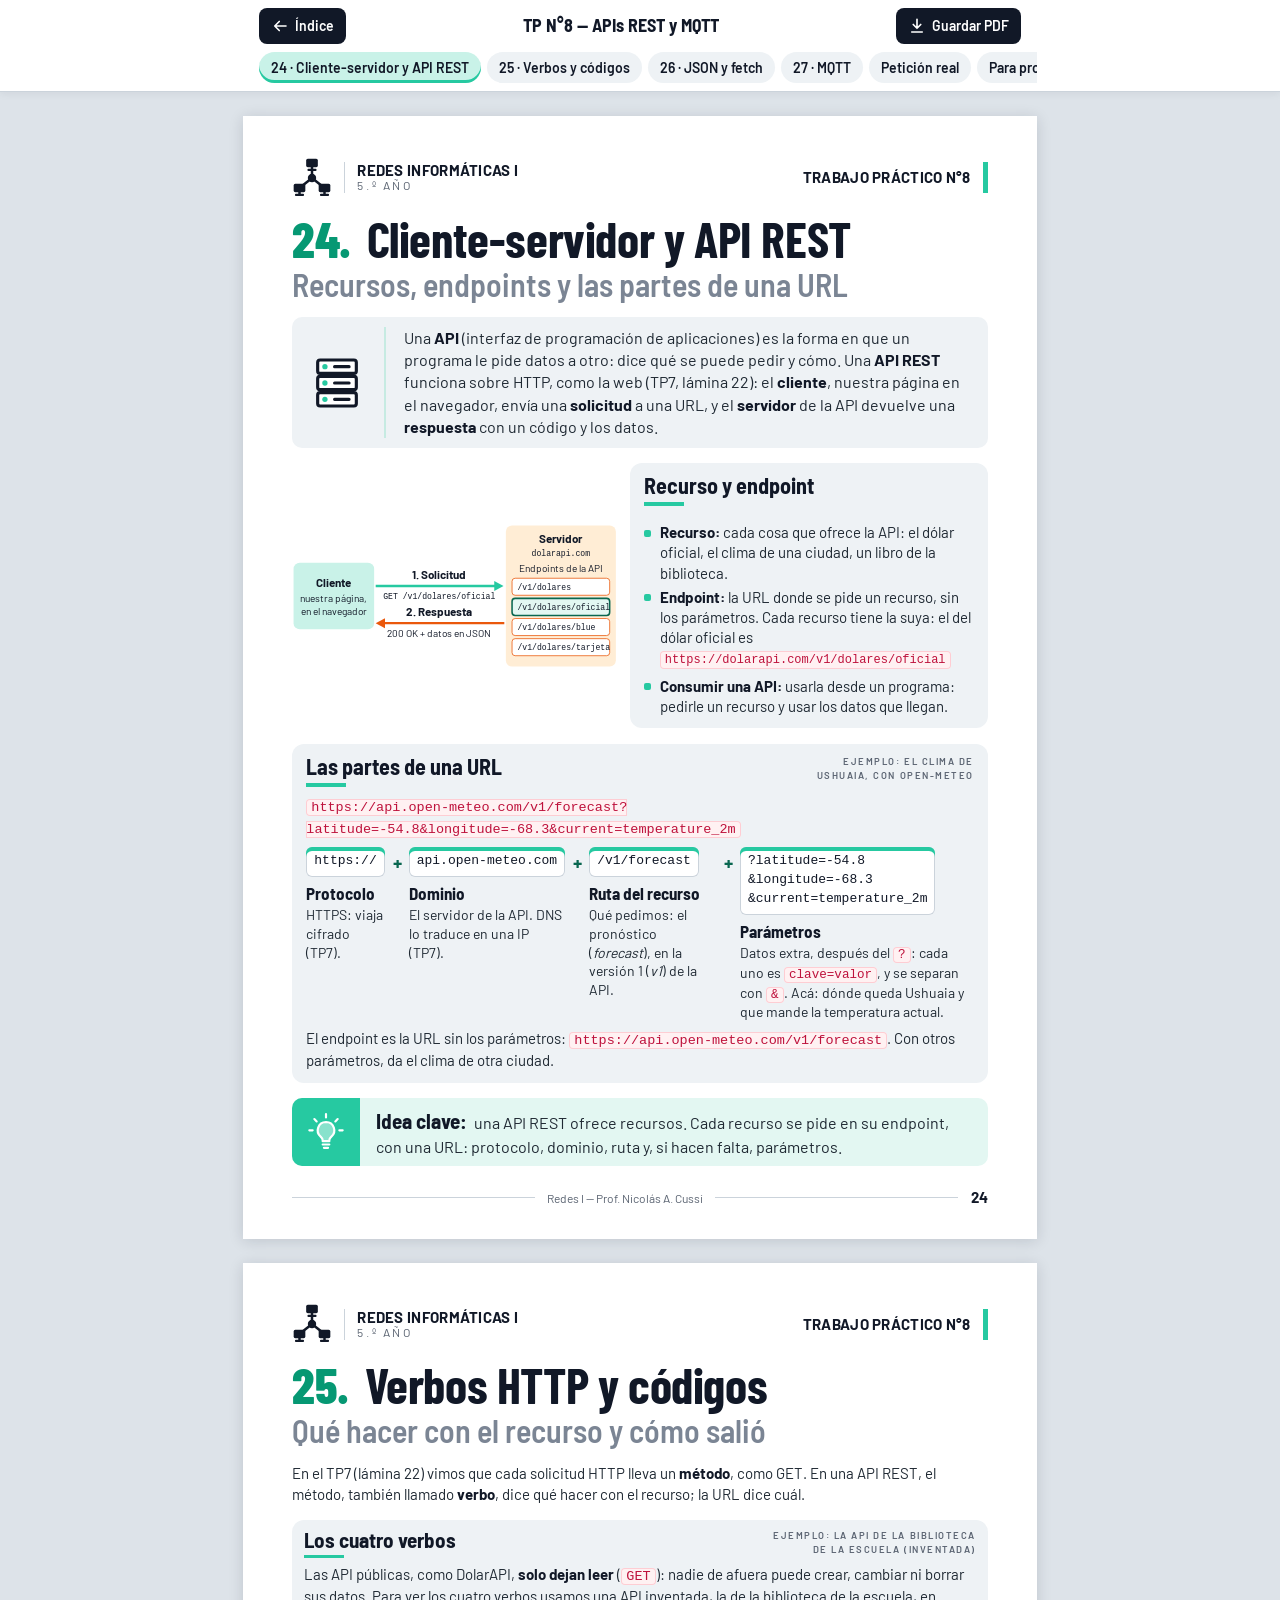
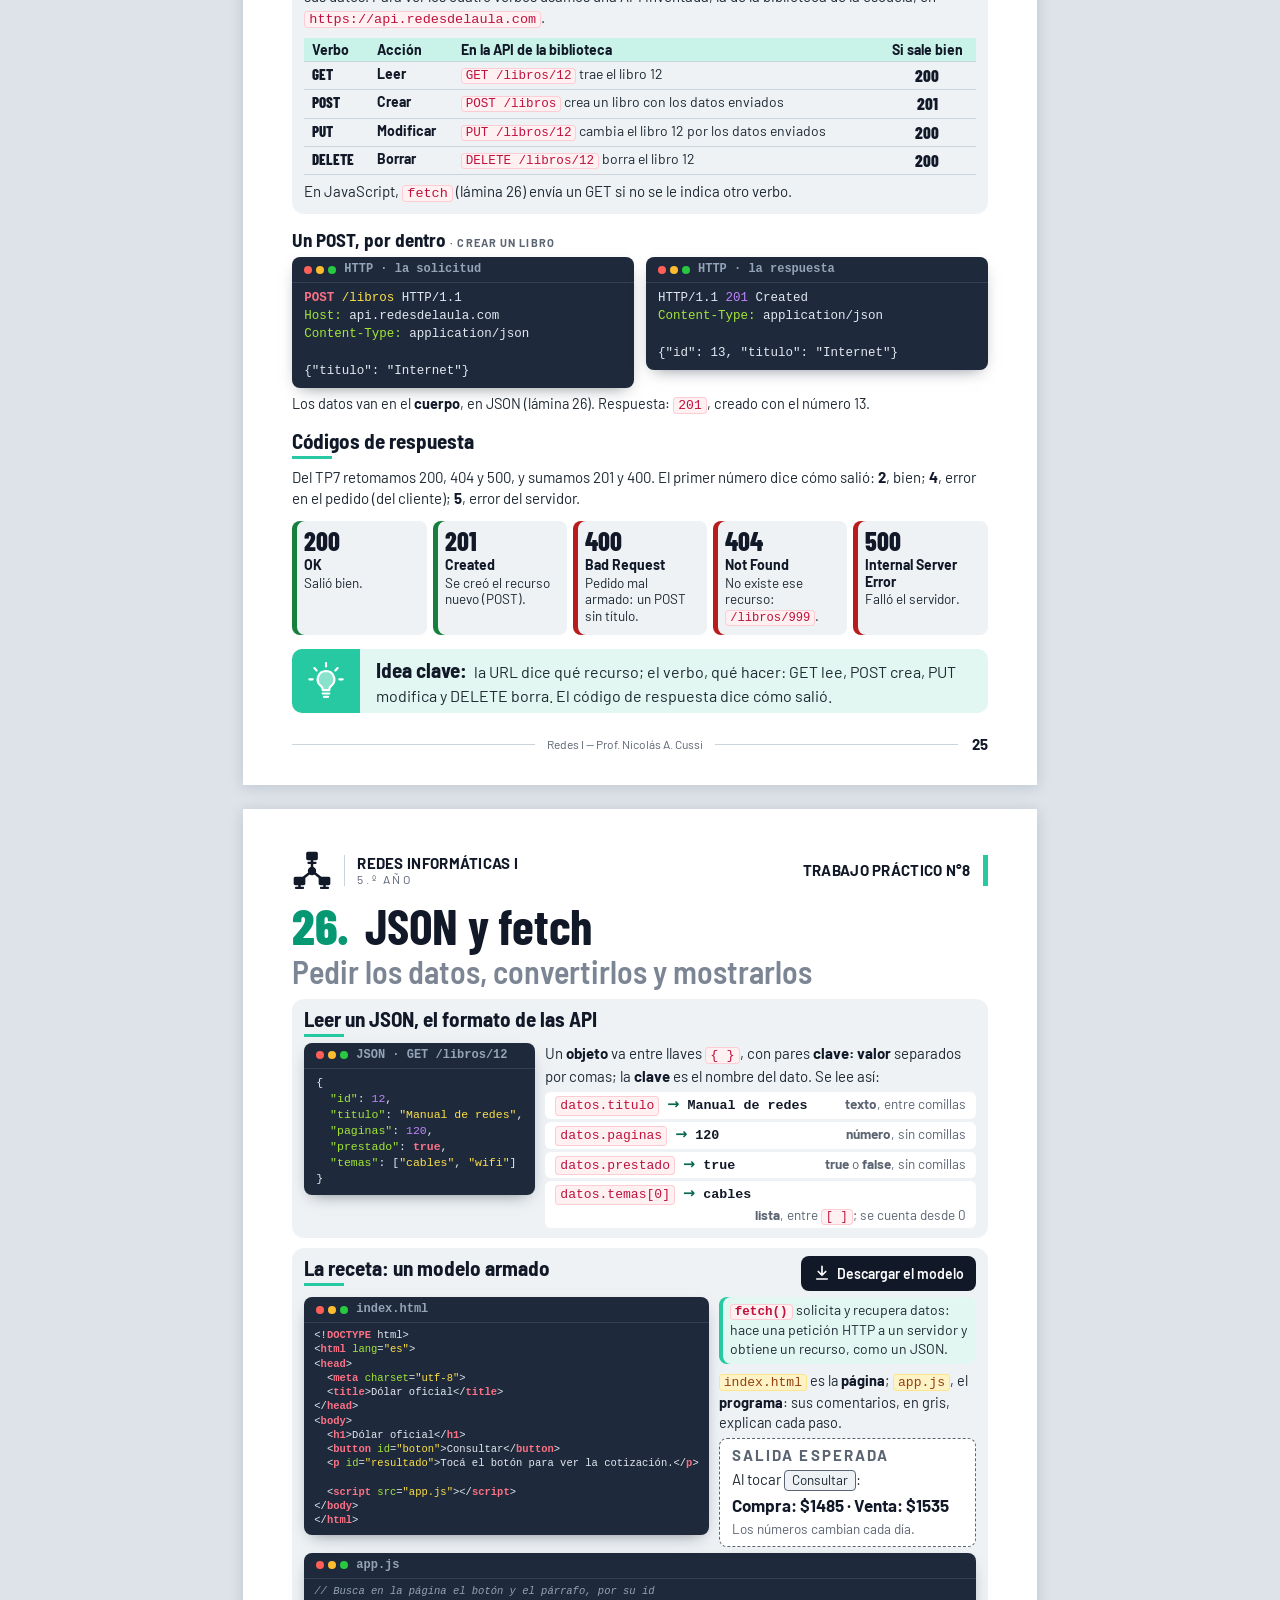
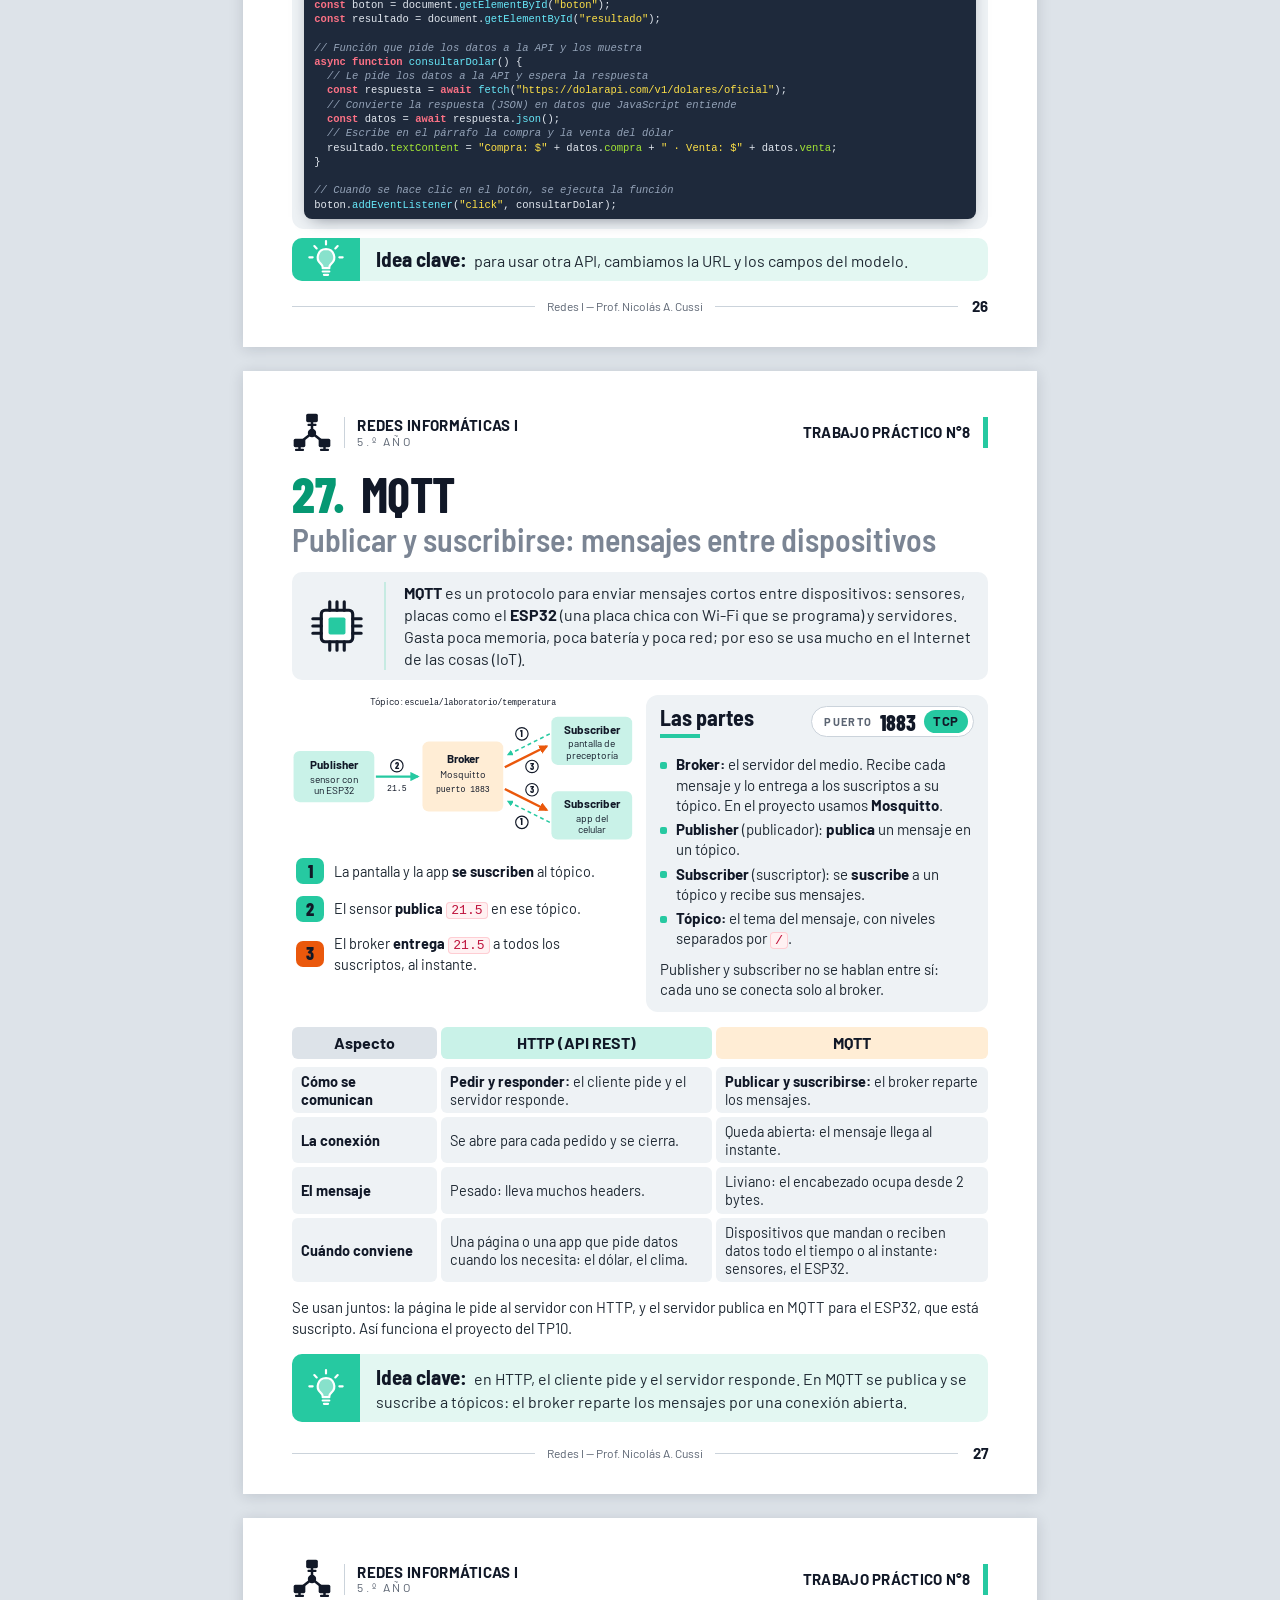
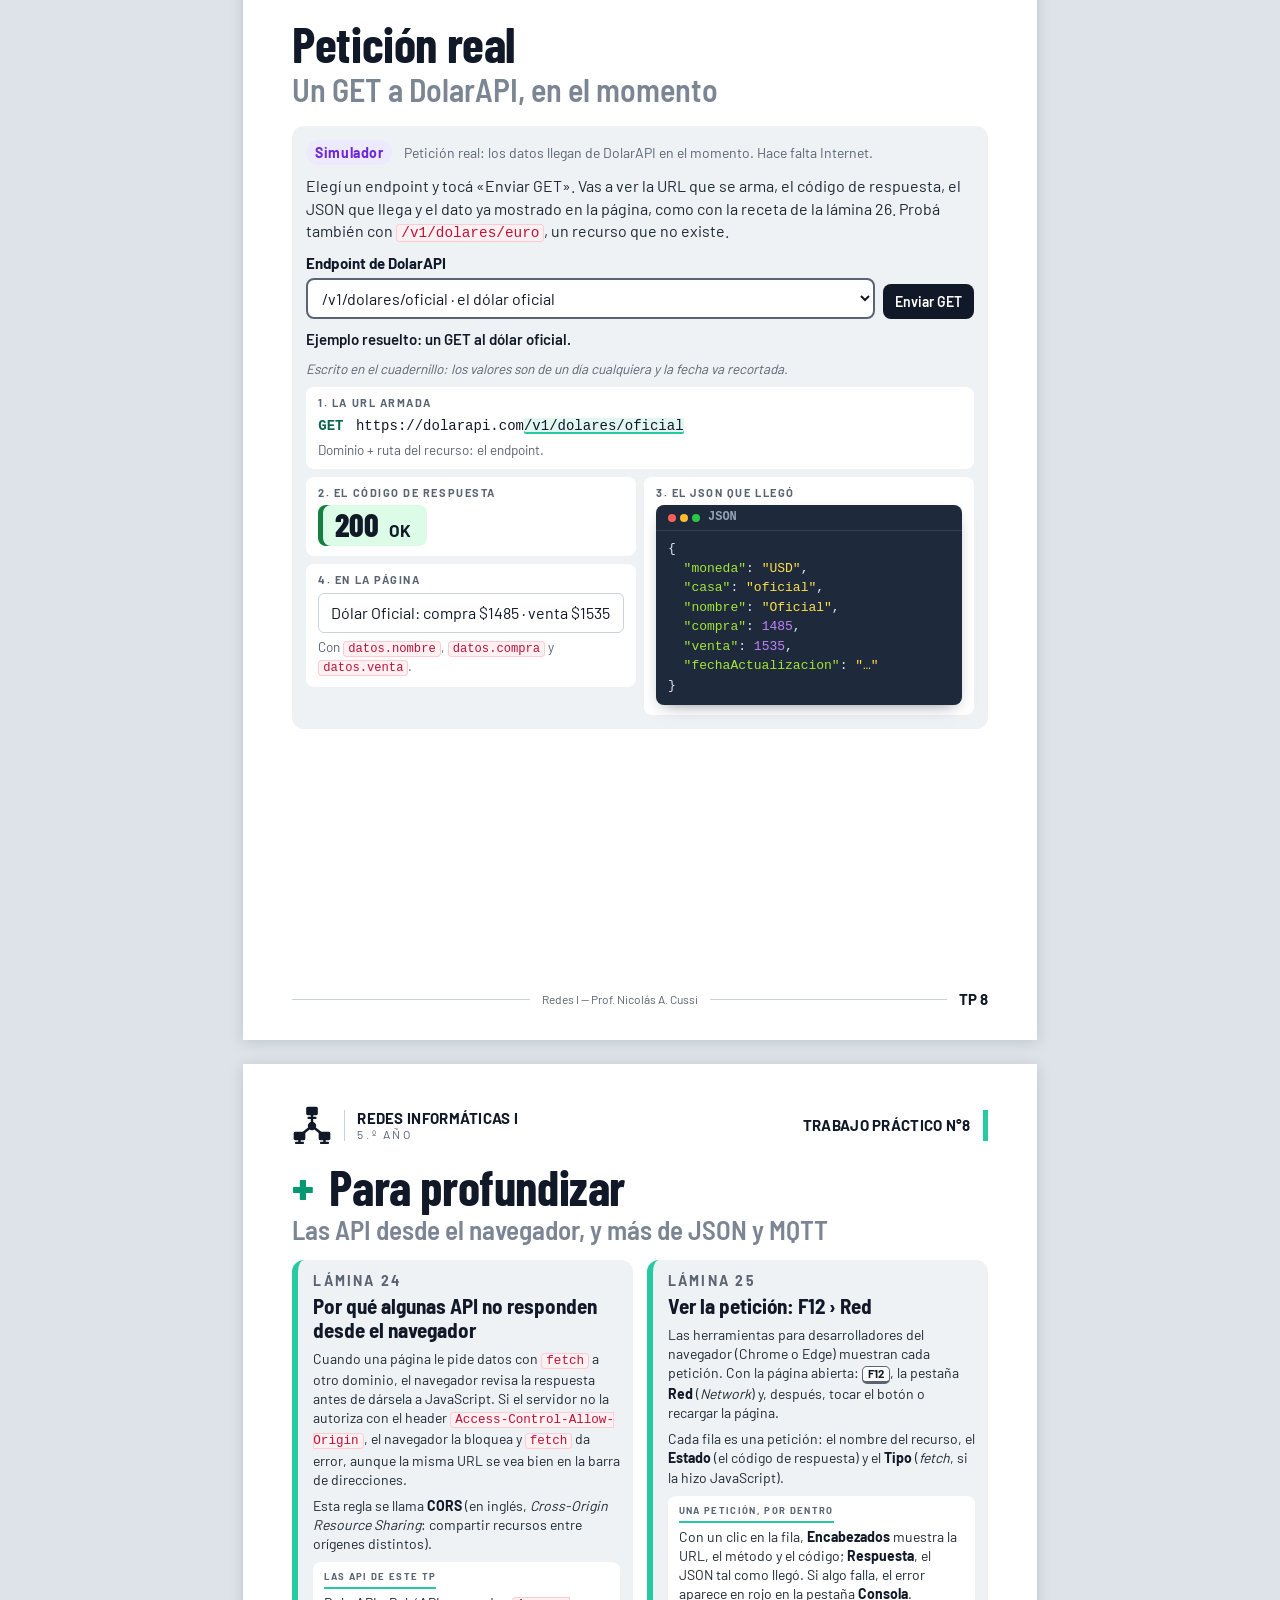
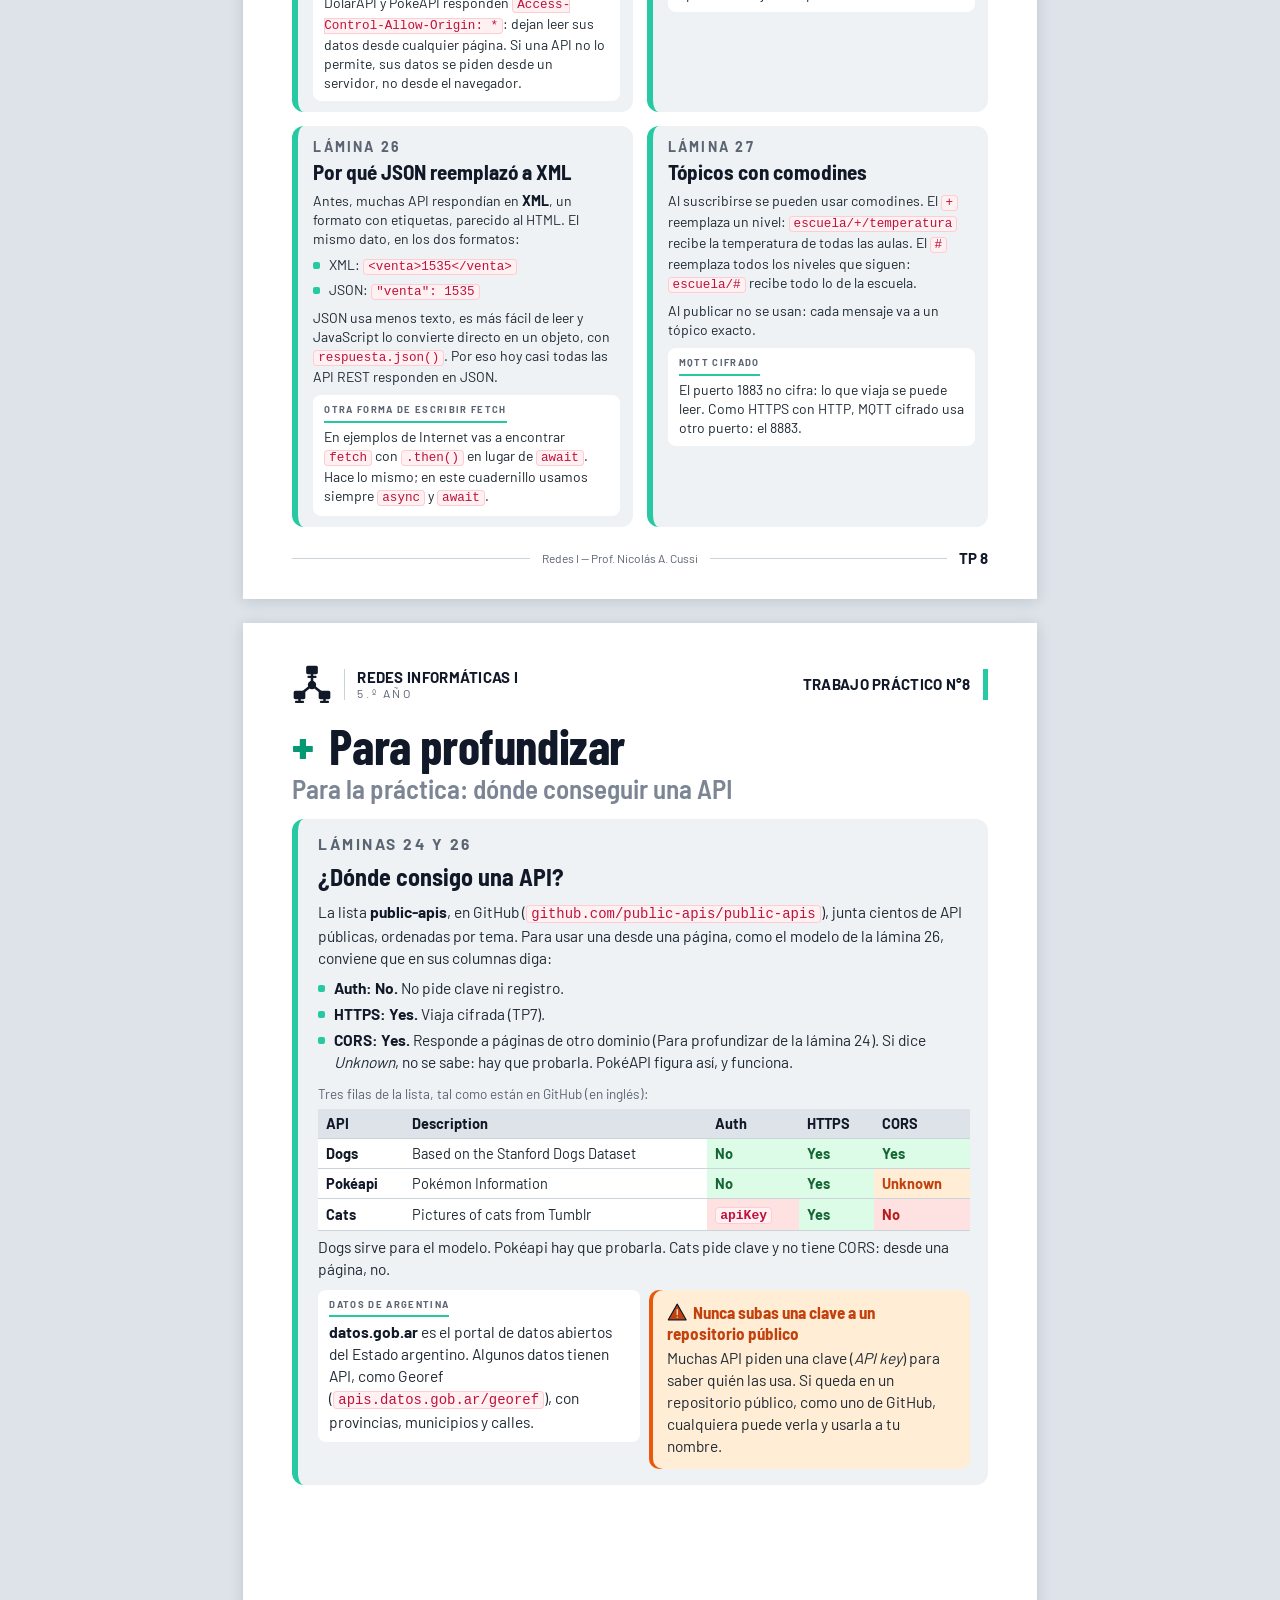
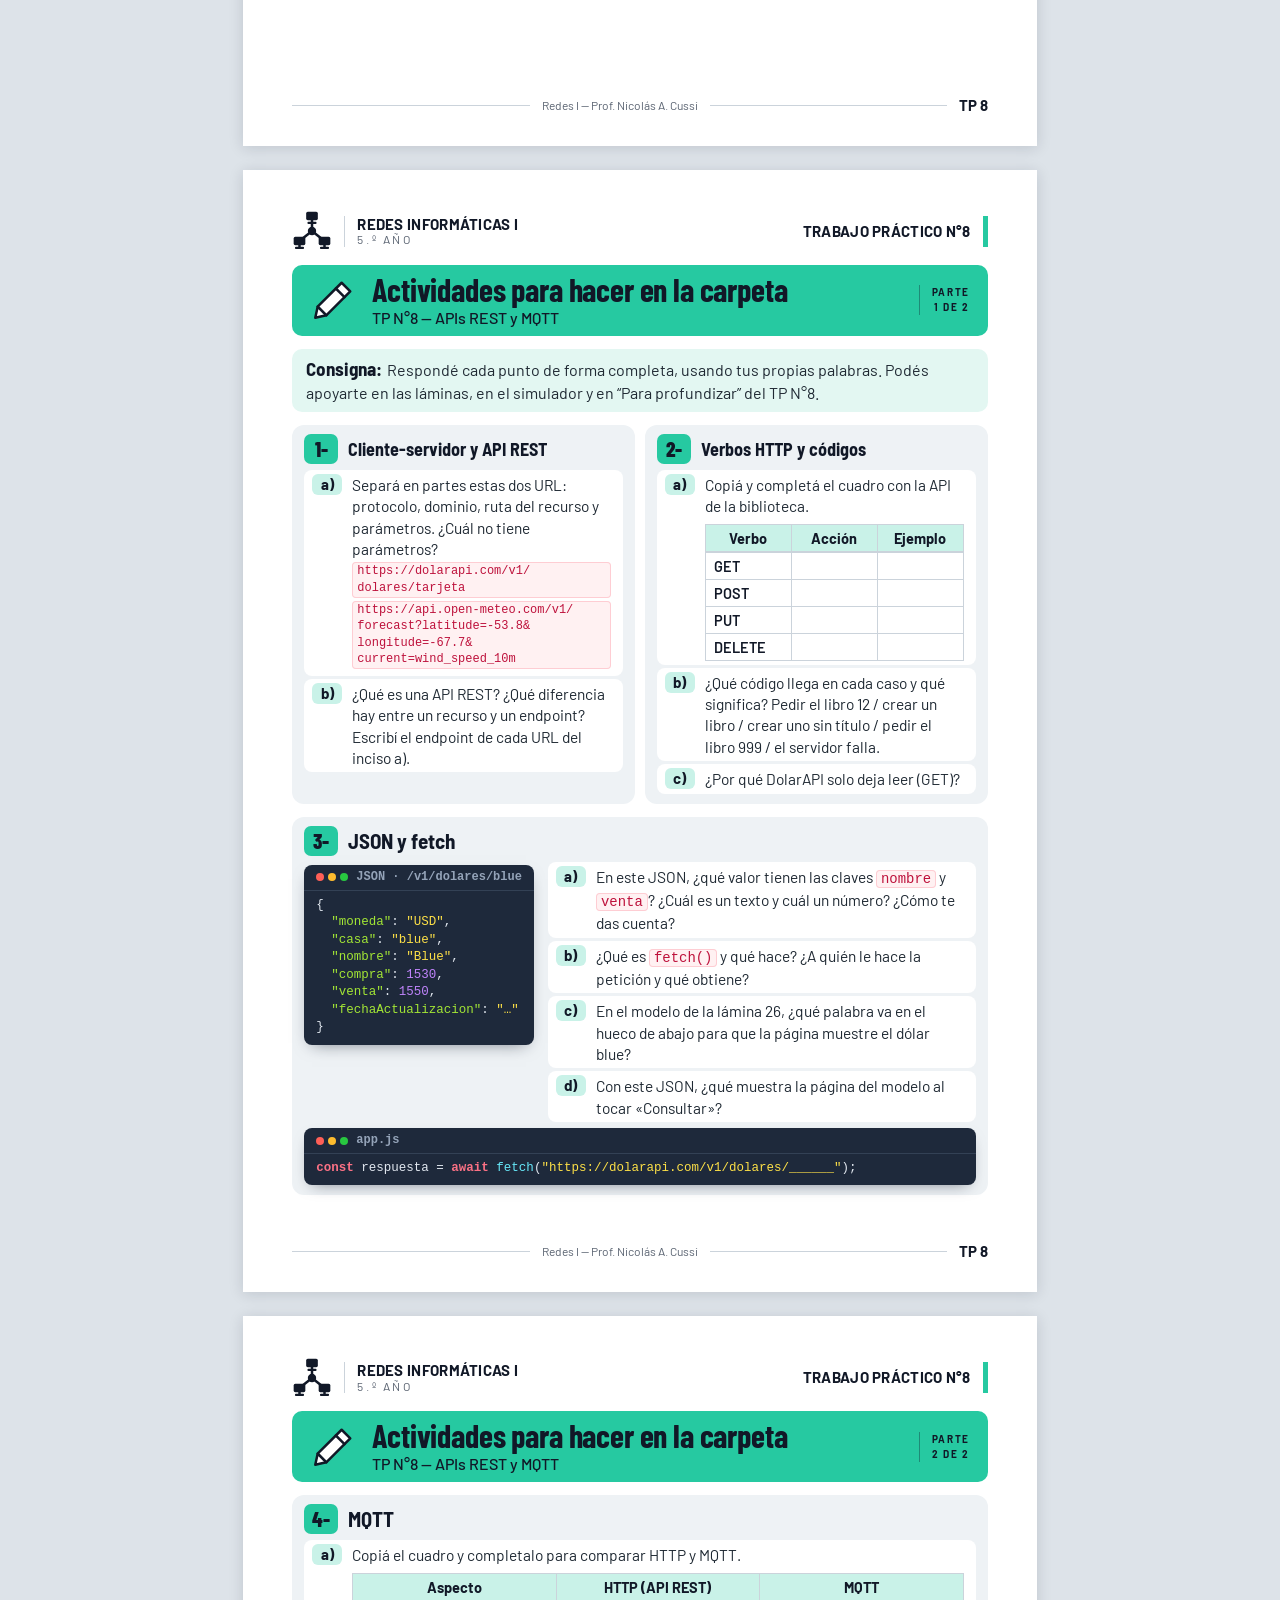
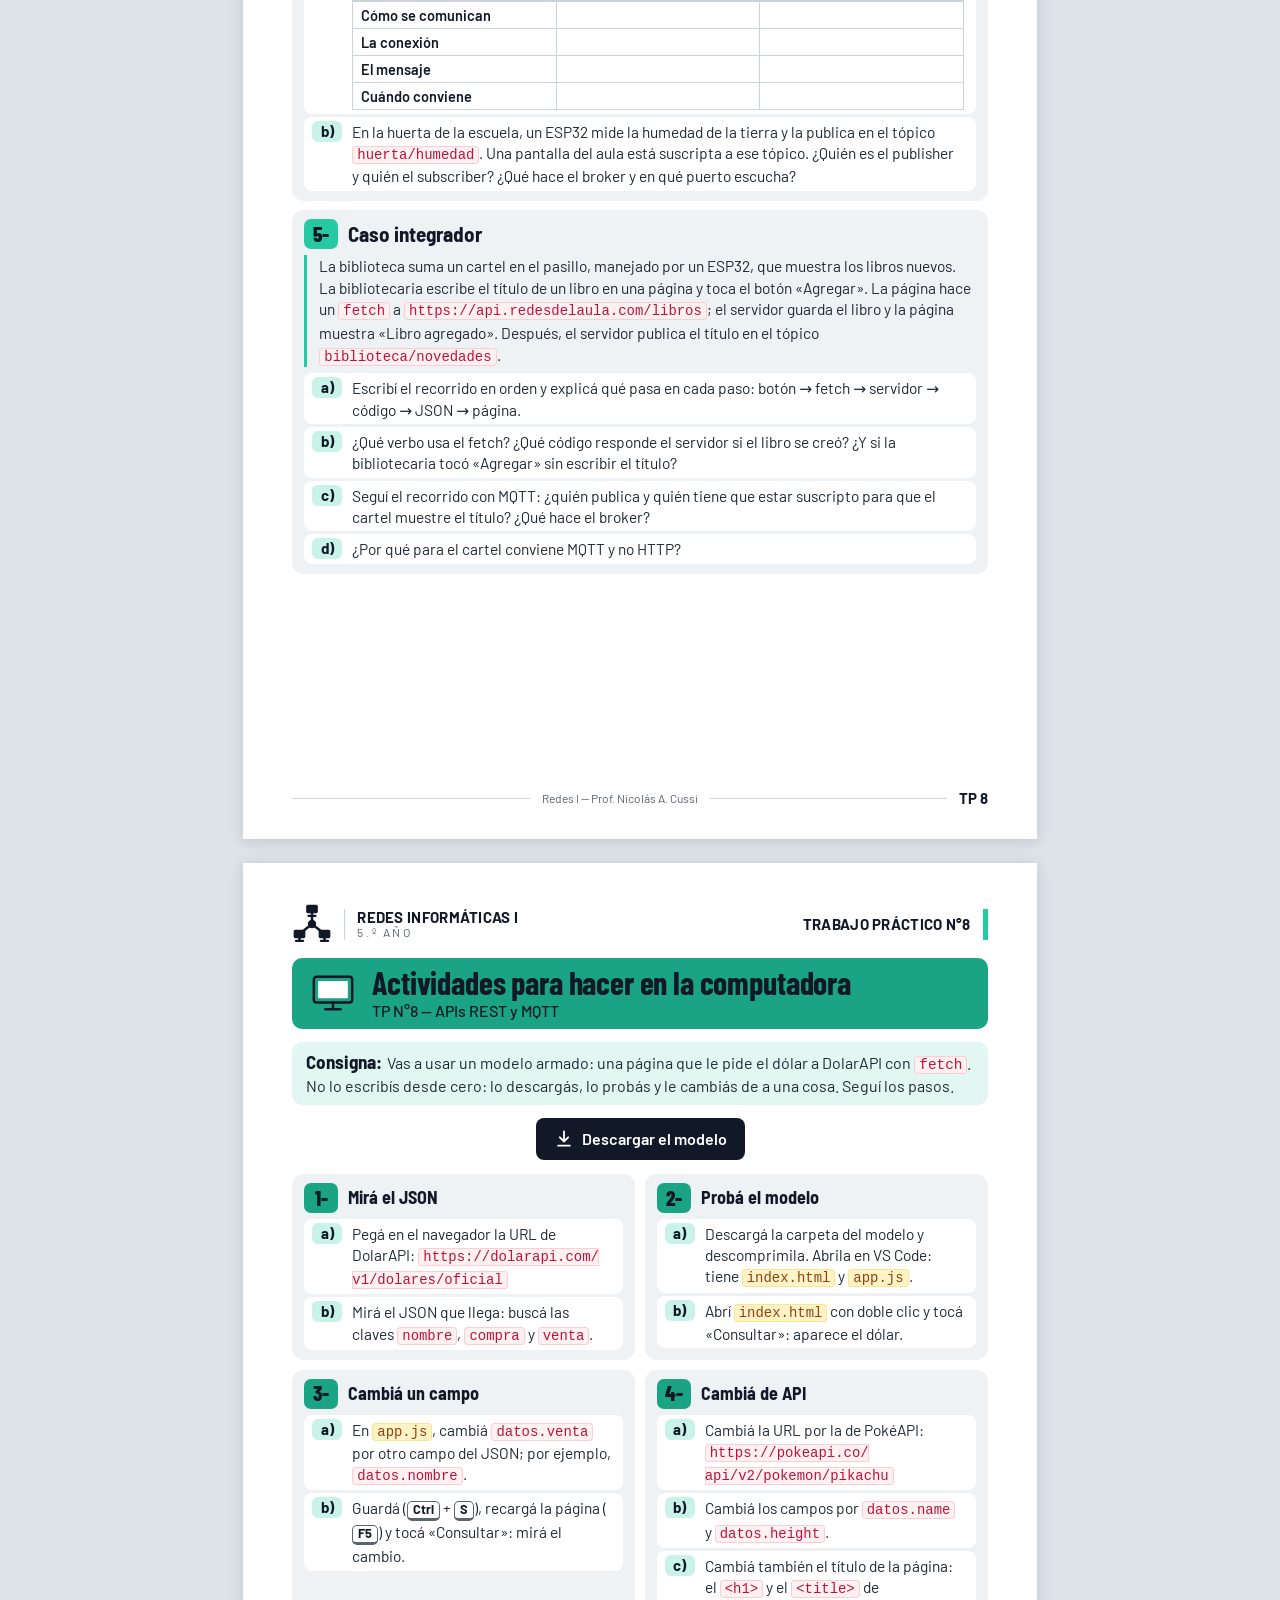
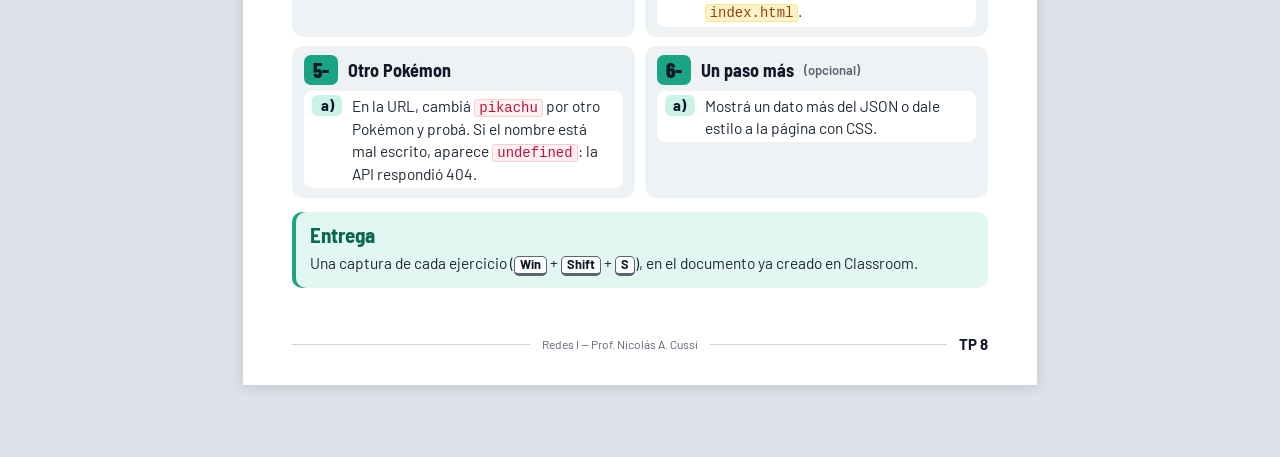
<file: unidades/tp08.html>
<!DOCTYPE html>
<html lang="es-AR">
<head>
  <meta charset="utf-8">
  <meta name="viewport" content="width=device-width, initial-scale=1">
  <title>TP N°8 — APIs REST y MQTT · Redes I</title>
  <meta name="description" content="TP N°8 de Redes I: cliente-servidor, recursos y endpoints de una API REST, verbos HTTP y códigos de respuesta, JSON y fetch, y MQTT, con una petición real a una API pública. Prof. Nicolás A. Cussi.">
  <meta name="theme-color" content="#26C9A1">
  <link rel="preload" href="../assets/fonts/barlow-latin-400-normal.woff2" as="font" type="font/woff2" crossorigin>
  <link rel="preload" href="../assets/fonts/barlow-semi-condensed-latin-700-normal.woff2" as="font" type="font/woff2" crossorigin>
  <link rel="stylesheet" href="../assets/css/estilos.css">
</head>
<body data-tp="8">

<!-- ====== Íconos (SVG simples) ====== -->
<svg width="0" height="0" style="position:absolute" aria-hidden="true" focusable="false">
  <defs>
    <!-- Red en estrella: tres equipos conectados a un nodo central -->
    <symbol id="i-red-solido" viewBox="0 0 48 48">
      <path d="M24 24V15M24 24L9 36M24 24l15 12" style="fill:none;stroke:currentColor;stroke-width:3;stroke-linecap:round"/>
      <g style="fill:currentColor;stroke:none">
        <circle cx="24" cy="24" r="5"/>
        <rect x="17" y="1" width="14" height="10" rx="2"/>
        <path d="M22.5 10.5h3V13h2.75a1.25 1.25 0 0 1 0 2.5h-8.5a1.25 1.25 0 0 1 0-2.5h2.75z"/>
        <rect x="2" y="31" width="14" height="10" rx="2"/>
        <path d="M7.5 40.5h3V43h2.75a1.25 1.25 0 0 1 0 2.5h-8.5a1.25 1.25 0 0 1 0-2.5h2.75z"/>
        <rect x="32" y="31" width="14" height="10" rx="2"/>
        <path d="M37.5 40.5h3V43h2.75a1.25 1.25 0 0 1 0 2.5h-8.5a1.25 1.25 0 0 1 0-2.5h2.75z"/>
      </g>
    </symbol>
    <symbol id="i-foco" viewBox="0 0 48 48">
      <path d="M24 2.5v4M10 8.5l2.8 2.8M38 8.5l-2.8 2.8M4 22h4M40 22h4"/>
      <path d="M24 12a10 10 0 0 0-6.2 17.8c1.4 1.2 2.2 2.6 2.2 4.2v1h8v-1c0-1.6.8-3 2.2-4.2A10 10 0 0 0 24 12z" style="fill:var(--ac)"/>
      <path d="M20 39h8M21.5 43h5"/>
    </symbol>
    <symbol id="i-servidor" viewBox="0 0 48 48">
      <rect x="8" y="5" width="32" height="11" rx="2" style="fill:var(--blanco)"/>
      <rect x="8" y="18.5" width="32" height="11" rx="2" style="fill:var(--blanco)"/>
      <rect x="8" y="32" width="32" height="11" rx="2" style="fill:var(--blanco)"/>
      <g style="fill:var(--ac);stroke:none"><circle cx="14" cy="10.5" r="2.2"/><circle cx="14" cy="24" r="2.2"/><circle cx="14" cy="37.5" r="2.2"/></g>
      <path d="M22 10.5h12M22 24h12M22 37.5h12"/>
    </symbol>
    <!-- Placa: un microcontrolador como el ESP32 -->
    <symbol id="i-chip" viewBox="0 0 48 48">
      <rect x="11" y="11" width="26" height="26" rx="3" style="fill:var(--blanco)"/>
      <rect x="17" y="17" width="14" height="14" rx="1.5" style="fill:var(--ac);stroke:none"/>
      <path d="M18 4v7M24 4v7M30 4v7M18 37v7M24 37v7M30 37v7M4 18h7M4 24h7M4 30h7M37 18h7M37 24h7M37 30h7"/>
    </symbol>
    <symbol id="i-importante" viewBox="0 0 48 48">
      <path d="M24 5 3 42h42z" style="fill:var(--ac)"/>
      <path d="M24 18v12M24 35.5v.5" style="stroke:var(--blanco)"/>
    </symbol>
    <symbol id="i-pc" viewBox="0 0 48 48">
      <rect x="4" y="7" width="40" height="27" rx="3"/>
      <rect x="8.5" y="11.5" width="31" height="18" rx="1" style="fill:var(--ac);stroke:none"/>
      <path d="M24 34v6M16 41h16"/>
    </symbol>
    <symbol id="i-lapiz" viewBox="0 0 48 48">
      <path d="M33 6l9 9-25 25-9-9z" style="fill:var(--ac)"/>
      <path d="M8 31 5.5 42.5 17 40z" style="fill:var(--blanco)"/>
      <path d="M27 12l9 9"/>
    </symbol>
    <symbol id="i-descarga" viewBox="0 0 24 24">
      <path d="M12 3v12M7 10l5 5 5-5M5 20h14"/>
    </symbol>
    <symbol id="i-atras" viewBox="0 0 24 24">
      <path d="M20 12H5M11 6l-6 6 6 6"/>
    </symbol>
  </defs>
</svg>

<a class="saltar" href="#contenido">Saltar al contenido</a>

<header class="barra">
  <div class="barra__fila">
    <a class="boton barra__volver" href="../indice.html"><svg aria-hidden="true" focusable="false"><use href="#i-atras"/></svg><span>Índice</span></a>
    <span class="barra__titulo">TP N°8 — APIs REST y MQTT</span>
    <button class="boton" type="button" data-imprimir aria-label="Guardar en PDF">
      <svg aria-hidden="true" focusable="false"><use href="#i-descarga"/></svg><span><span class="boton__largo">Guardar </span>PDF</span>
    </button>
  </div>
  <nav class="partes" aria-label="Partes del TP N°8">
    <a href="#pag-24">24 · Cliente-servidor y API REST</a>
    <a href="#pag-25">25 · Verbos y códigos</a>
    <a href="#pag-26">26 · JSON y fetch</a>
    <a href="#pag-27">27 · MQTT</a>
    <a href="#simulador">Petición real</a>
    <a href="#profundizar">Para profundizar</a>
    <a href="#actividades">Actividades</a>
    <a href="#actividades-2">En la compu</a>
  </nav>
</header>

<main id="contenido" class="laminas">
  <h1 class="sr-only">TP N°8 — APIs REST y MQTT</h1>

  <!-- =================== LÁMINA 24 =================== -->
  <article class="lamina lamina--densa lamina--compacta" id="pag-24" aria-labelledby="t24">
    <div class="cab" aria-hidden="true">
      <svg class="cab__logo"><use href="#i-red-solido"/></svg>
      <div class="cab__marca"><b>REDES INFORMÁTICAS I</b><span>5.º AÑO</span></div>
      <div class="cab__lema">TRABAJO PRÁCTICO <span class="cab__lema-n">N°8</span></div>
      <span class="cab__raya"></span>
    </div>

    <div class="tit">
      <h2 class="tit__h" id="t24"><span class="tit__num">24.</span> Cliente-servidor y API REST</h2>
      <p class="tit__sub">Recursos, endpoints y las partes de una URL</p>
    </div>

    <div class="intro">
      <svg class="ico ico--xl" aria-hidden="true" focusable="false"><use href="#i-servidor"/></svg>
      <p>Una <strong>API</strong> (interfaz de programación de aplicaciones) es la forma en que un programa le pide datos a otro: dice qué se puede pedir y cómo. Una <strong>API REST</strong> funciona sobre HTTP, como la web (TP7, lámina 22): el <strong>cliente</strong>, nuestra página en el navegador, envía una <strong>solicitud</strong> a una URL, y el <strong>servidor</strong> de la API devuelve una <strong>respuesta</strong> con un código y los datos.</p>
    </div>

    <div class="columnas columnas--api">
        <figure class="esquema esquema--api">
          <svg viewBox="0 0 420 186" role="img" aria-labelledby="cs-t cs-d">
            <title id="cs-t">Cliente y servidor de una API REST</title>
            <desc id="cs-d">A la izquierda, el cliente: nuestra página, en el navegador. A la derecha, el servidor dolarapi.com, con los endpoints de su API: /v1/dolares, /v1/dolares/oficial, /v1/dolares/blue y /v1/dolares/tarjeta. 1, el cliente envía la solicitud GET /v1/dolares/oficial. 2, el servidor devuelve la respuesta: 200 OK y los datos en JSON.</desc>
            <rect class="esq-caja-pide" x="2" y="50" width="104" height="86" rx="8"/>
            <text class="esq-rot" x="54" y="81" text-anchor="middle">Cliente</text>
            <text class="esq-txt" x="54" y="101" text-anchor="middle">nuestra página,</text>
            <text class="esq-txt" x="54" y="117" text-anchor="middle">en el navegador</text>
            <rect class="esq-caja-responde" x="276" y="2" width="142" height="182" rx="8"/>
            <text class="esq-rot" x="347" y="24" text-anchor="middle">Servidor</text>
            <text class="esq-mono" x="347" y="41" text-anchor="middle">dolarapi.com</text>
            <text class="esq-txt" x="347" y="62" text-anchor="middle">Endpoints de la API</text>
            <rect class="esq-endpoint" x="284" y="70" width="126" height="22" rx="4"/>
            <text class="esq-mono" x="291" y="85">/v1/dolares</text>
            <rect class="esq-endpoint esq-endpoint--si" x="284" y="96" width="126" height="22" rx="4"/>
            <text class="esq-mono" x="291" y="111">/v1/dolares/oficial</text>
            <rect class="esq-endpoint" x="284" y="122" width="126" height="22" rx="4"/>
            <text class="esq-mono" x="291" y="137">/v1/dolares/blue</text>
            <rect class="esq-endpoint" x="284" y="148" width="126" height="22" rx="4"/>
            <text class="esq-mono" x="291" y="163">/v1/dolares/tarjeta</text>
            <path class="esq-pide" d="M108 80H262" style="stroke-width:3"/>
            <path class="esq-pide" d="M273 80l-12-6.5v13z" style="stroke:none"/>
            <text class="esq-rot" x="190" y="71" text-anchor="middle">1. Solicitud</text>
            <text class="esq-mono" x="190" y="97" text-anchor="middle">GET /v1/dolares/oficial</text>
            <path class="esq-responde" d="M274 128H119" style="stroke-width:3"/>
            <path class="esq-responde" d="M108 128l12-6.5v13z" style="stroke:none"/>
            <text class="esq-rot" x="190" y="119" text-anchor="middle">2. Respuesta</text>
            <text class="esq-txt" x="190" y="146" text-anchor="middle">200 OK + datos en JSON</text>
          </svg>
        </figure>

      <section class="panel" aria-labelledby="re24">
        <div class="panel__cab"><h3 class="subtitulo" id="re24">Recurso y endpoint</h3></div>
        <ul class="lista-txt pf__lista">
          <li><strong>Recurso:</strong> cada cosa que ofrece la API: el dólar oficial, el clima de una ciudad, un libro de la biblioteca.</li>
          <li><strong>Endpoint:</strong> la URL donde se pide un recurso, sin los parámetros. Cada recurso tiene la suya: el del dólar oficial es <code class="cod-bloque">https://dolarapi.com/v1/dolares/oficial</code></li>
          <li><strong>Consumir una API:</strong> usarla desde un programa: pedirle un recurso y usar los datos que llegan.</li>
        </ul>
      </section>
    </div>

    <section class="panel" aria-labelledby="url24">
      <div class="panel__cab">
        <h3 class="subtitulo" id="url24">Las partes de una URL</h3>
        <p class="panel__nota">Ejemplo: el clima de<br>Ushuaia, con Open-Meteo</p>
      </div>
      <p class="url-completa"><code>https://api.open-meteo.com/v1/forecast?latitude=-54.8&amp;longitude=-68.3&amp;current=temperature_2m</code></p>
      <ol class="url-partes" aria-label="Las partes de la URL">
        <li><code>https://</code><h4>Protocolo</h4><p>HTTPS: viaja cifrado (TP7).</p></li>
        <li><code>api.open-meteo.com</code><h4>Dominio</h4><p>El servidor de la API. DNS lo traduce en una IP (TP7).</p></li>
        <li><code>/v1/forecast</code><h4>Ruta del recurso</h4><p>Qué pedimos: el pronóstico (<em>forecast</em>), en la versión 1 (<em>v1</em>) de la API.</p></li>
        <li><code><span>?latitude=-54.8</span><span>&amp;longitude=-68.3</span><span>&amp;current=temperature_2m</span></code><h4>Parámetros</h4><p>Datos extra, después del <code>?</code>: cada uno es <code>clave=valor</code>, y se separan con <code>&amp;</code>. Acá: dónde queda Ushuaia y que mande la temperatura actual.</p></li>
      </ol>
      <p class="url-endpoint">El endpoint es la URL sin los parámetros: <code>https://api.open-meteo.com/v1/forecast</code>. Con otros parámetros, da el clima de otra ciudad.</p>
    </section>

    <aside class="idea" aria-label="Idea clave">
      <span class="idea__ico"><svg class="ico" aria-hidden="true" focusable="false"><use href="#i-foco"/></svg></span>
      <p><strong>Idea clave:</strong> una API REST ofrece recursos. Cada recurso se pide en su endpoint, con una URL: protocolo, dominio, ruta y, si hacen falta, parámetros.</p>
    </aside>

    <footer class="pie">
      <span class="pie__linea"></span>
      <span>Redes I — Prof. Nicolás A. Cussi</span>
      <span class="pie__linea"></span>
      <span class="pie__num" aria-label="Lámina 24">24</span>
    </footer>
  </article>

  <!-- =================== LÁMINA 25 =================== -->
  <article class="lamina lamina--densa lamina--compacta lamina--apretada" id="pag-25" aria-labelledby="t25">
    <div class="cab" aria-hidden="true">
      <svg class="cab__logo"><use href="#i-red-solido"/></svg>
      <div class="cab__marca"><b>REDES INFORMÁTICAS I</b><span>5.º AÑO</span></div>
      <div class="cab__lema">TRABAJO PRÁCTICO <span class="cab__lema-n">N°8</span></div>
      <span class="cab__raya"></span>
    </div>

    <div class="tit">
      <h2 class="tit__h" id="t25"><span class="tit__num">25.</span> Verbos HTTP y códigos</h2>
      <p class="tit__sub">Qué hacer con el recurso y cómo salió</p>
    </div>

    <p class="texto">En el TP7 (lámina 22) vimos que cada solicitud HTTP lleva un <strong>método</strong>, como GET. En una API REST, el método, también llamado <strong>verbo</strong>, dice qué hacer con el recurso; la URL dice cuál.</p>

    <section class="panel" aria-labelledby="vb25">
      <div class="panel__cab">
        <h3 class="subtitulo" id="vb25">Los cuatro verbos</h3>
        <p class="panel__nota">Ejemplo: la API de la biblioteca<br>de la escuela (inventada)</p>
      </div>
      <p class="texto">Las API públicas, como DolarAPI, <strong>solo dejan leer</strong> (<code>GET</code>): nadie de afuera puede crear, cambiar ni borrar sus datos. Para ver los cuatro verbos usamos una API inventada, la de la biblioteca de la escuela, en <code>https://api.redesdelaula.com</code>.</p>
      <table class="tabla-puertos tabla-verbos">
        <caption class="sr-only">Los cuatro verbos HTTP, su acción, un ejemplo con la API de la biblioteca y el código si sale bien</caption>
        <thead><tr><th scope="col">Verbo</th><th scope="col">Acción</th><th scope="col">En la API de la biblioteca</th><th scope="col">Si sale bien</th></tr></thead>
        <tbody>
          <tr><th scope="row">GET</th><td><strong>Leer</strong></td><td><code>GET /libros/12</code> trae el libro 12</td><td>200</td></tr>
          <tr><th scope="row">POST</th><td><strong>Crear</strong></td><td><code>POST /libros</code> crea un libro con los datos enviados</td><td>201</td></tr>
          <tr><th scope="row">PUT</th><td><strong>Modificar</strong></td><td><code>PUT /libros/12</code> cambia el libro 12 por los datos enviados</td><td>200</td></tr>
          <tr><th scope="row">DELETE</th><td><strong>Borrar</strong></td><td><code>DELETE /libros/12</code> borra el libro 12</td><td>200</td></tr>
        </tbody>
      </table>
      <p class="tabla-verbos__nota">En JavaScript, <code>fetch</code> (lámina 26) envía un GET si no se le indica otro verbo.</p>
    </section>

    <section class="http-par" aria-labelledby="hp25">
      <h3 class="http__tit" id="hp25">Un POST, por dentro <span>· crear un libro</span></h3>
      <div class="columnas">
        <div class="ventana-cod" role="group" aria-label="La solicitud">
          <div class="ventana-cod__barra" aria-hidden="true">HTTP · la solicitud</div>
<pre class="ventana-cod__txt"><b>POST</b> <span class="t-str">/libros</span> HTTP/1.1
<span class="t-atr">Host:</span> api.redesdelaula.com
<span class="t-atr">Content-Type:</span> application/json

{"titulo": "Internet"}</pre>
        </div>
        <div class="ventana-cod" role="group" aria-label="La respuesta">
          <div class="ventana-cod__barra" aria-hidden="true">HTTP · la respuesta</div>
<pre class="ventana-cod__txt">HTTP/1.1 <span class="t-num">201</span> Created
<span class="t-atr">Content-Type:</span> application/json

{"id": 13, "titulo": "Internet"}</pre>
        </div>
      </div>
      <p class="http__nota">Los datos van en el <strong>cuerpo</strong>, en JSON (lámina 26). Respuesta: <code>201</code>, creado con el número 13.</p>
    </section>

    <section aria-labelledby="cod25">
      <h3 class="subtitulo" id="cod25">Códigos de respuesta</h3>
      <p class="texto codigos__intro">Del TP7 retomamos 200, 404 y 500, y sumamos 201 y 400. El primer número dice cómo salió: <strong>2</strong>, bien; <strong>4</strong>, error en el pedido (del cliente); <strong>5</strong>, error del servidor.</p>
      <ul class="codigos" aria-labelledby="cod25">
        <li class="grupo grupo--ok"><b>200</b><strong>OK</strong><span>Salió bien.</span></li>
        <li class="grupo grupo--ok"><b>201</b><strong>Created</strong><span>Se creó el recurso nuevo (POST).</span></li>
        <li class="grupo grupo--error"><b>400</b><strong>Bad Request</strong><span>Pedido mal armado: un POST sin título.</span></li>
        <li class="grupo grupo--error"><b>404</b><strong>Not Found</strong><span>No existe ese recurso: <code>/libros/999</code>.</span></li>
        <li class="grupo grupo--error"><b>500</b><strong>Internal Server Error</strong><span>Falló el servidor.</span></li>
      </ul>
    </section>

    <aside class="idea" aria-label="Idea clave">
      <span class="idea__ico"><svg class="ico" aria-hidden="true" focusable="false"><use href="#i-foco"/></svg></span>
      <p><strong>Idea clave:</strong> la URL dice qué recurso; el verbo, qué hacer: GET lee, POST crea, PUT modifica y DELETE borra. El código de respuesta dice cómo salió.</p>
    </aside>

    <footer class="pie">
      <span class="pie__linea"></span>
      <span>Redes I — Prof. Nicolás A. Cussi</span>
      <span class="pie__linea"></span>
      <span class="pie__num" aria-label="Lámina 25">25</span>
    </footer>
  </article>

  <!-- =================== LÁMINA 26 =================== -->
  <article class="lamina lamina--densa lamina--compacta lamina--apretada" id="pag-26" aria-labelledby="t26">
    <div class="cab" aria-hidden="true">
      <svg class="cab__logo"><use href="#i-red-solido"/></svg>
      <div class="cab__marca"><b>REDES INFORMÁTICAS I</b><span>5.º AÑO</span></div>
      <div class="cab__lema">TRABAJO PRÁCTICO <span class="cab__lema-n">N°8</span></div>
      <span class="cab__raya"></span>
    </div>

    <div class="tit">
      <h2 class="tit__h" id="t26"><span class="tit__num">26.</span> JSON y fetch</h2>
      <p class="tit__sub">Pedir los datos, convertirlos y mostrarlos</p>
    </div>

    <section class="panel" aria-labelledby="js26">
      <div class="panel__cab"><h3 class="subtitulo" id="js26">Leer un JSON, el formato de las API</h3></div>
      <div class="json-ej">
        <div class="json-ej__izq">
        <div class="ventana-cod" role="group" aria-label="JSON de ejemplo: el libro 12">
          <div class="ventana-cod__barra" aria-hidden="true">JSON · GET /libros/12</div>
<pre class="ventana-cod__txt">{
  <span class="t-atr">"id"</span>: <span class="t-num">12</span>,
  <span class="t-atr">"titulo"</span>: <span class="t-str">"Manual de redes"</span>,
  <span class="t-atr">"paginas"</span>: <span class="t-num">120</span>,
  <span class="t-atr">"prestado"</span>: <b>true</b>,
  <span class="t-atr">"temas"</span>: [<span class="t-str">"cables"</span>, <span class="t-str">"wifi"</span>]
}</pre>
        </div>
        </div>
        <div class="lectura">
          <p class="lectura__tit">Un <strong>objeto</strong> va entre llaves <code>{ }</code>, con pares <strong>clave: valor</strong> separados por comas; la <strong>clave</strong> es el nombre del dato. Se lee así:</p>
          <ul>
            <li><code>datos.titulo</code><span class="lectura__flecha" aria-hidden="true">→</span><span class="sr-only">: </span><samp>Manual de redes</samp><span class="lectura__tipo"><strong>texto</strong>, entre comillas</span></li>
            <li><code>datos.paginas</code><span class="lectura__flecha" aria-hidden="true">→</span><span class="sr-only">: </span><samp>120</samp><span class="lectura__tipo"><strong>número</strong>, sin comillas</span></li>
            <li><code>datos.prestado</code><span class="lectura__flecha" aria-hidden="true">→</span><span class="sr-only">: </span><samp>true</samp><span class="lectura__tipo"><strong>true</strong> o <strong>false</strong>, sin comillas</span></li>
            <li><code>datos.temas[0]</code><span class="lectura__flecha" aria-hidden="true">→</span><span class="sr-only">: </span><samp>cables</samp><span class="lectura__tipo"><strong>lista</strong>, entre <code>[ ]</code>; se cuenta desde 0</span></li>
          </ul>
        </div>
      </div>
    </section>

    <section class="panel" aria-labelledby="fe26">
      <div class="panel__cab">
        <h3 class="subtitulo" id="fe26">La receta: un modelo armado</h3>
        <a class="boton no-imprimir" href="../assets/descargas/api-dolar/api-dolar.zip" download><svg aria-hidden="true" focusable="false"><use href="#i-descarga"/></svg><span>Descargar el modelo</span><span class="sr-only"> (api-dolar.zip)</span></a>
        <p class="panel__nota panel__nota--papel">Se descarga desde<br>el cuadernillo web</p>
      </div>
      <div class="modelo">
        <div class="ventana-cod" role="group" aria-label="El archivo index.html del modelo">
          <div class="ventana-cod__barra" aria-hidden="true">index.html</div>
<pre class="ventana-cod__txt" data-modelo="index.html">&lt;!<b>DOCTYPE</b> html&gt;
&lt;<b>html</b> <span class="t-atr">lang</span>=<span class="t-str">"es"</span>&gt;
&lt;<b>head</b>&gt;
  &lt;<b>meta</b> <span class="t-atr">charset</span>=<span class="t-str">"utf-8"</span>&gt;
  &lt;<b>title</b>&gt;Dólar oficial&lt;/<b>title</b>&gt;
&lt;/<b>head</b>&gt;
&lt;<b>body</b>&gt;
  &lt;<b>h1</b>&gt;Dólar oficial&lt;/<b>h1</b>&gt;
  &lt;<b>button</b> <span class="t-atr">id</span>=<span class="t-str">"boton"</span>&gt;Consultar&lt;/<b>button</b>&gt;
  &lt;<b>p</b> <span class="t-atr">id</span>=<span class="t-str">"resultado"</span>&gt;Tocá el botón para ver la cotización.&lt;/<b>p</b>&gt;

  &lt;<b>script</b> <span class="t-atr">src</span>=<span class="t-str">"app.js"</span>&gt;&lt;/<b>script</b>&gt;
&lt;/<b>body</b>&gt;
&lt;/<b>html</b>&gt;</pre>
        </div>
        <div class="modelo__lado">
          <p class="modelo__def"><strong><code>fetch()</code></strong> solicita y recupera datos: hace una petición HTTP a un servidor y obtiene un recurso, como un JSON.</p>
          <p><code class="cod-archivo">index.html</code> es la <strong>página</strong>; <code class="cod-archivo">app.js</code>, el <strong>programa</strong>: sus comentarios, en gris, explican cada paso.</p>
          <div class="salida">
            <p class="salida__tit">Salida esperada</p>
            <p>Al tocar <span class="salida__boton">Consultar</span>:</p>
            <p class="salida__dato">Compra: $1485 · Venta: $1535</p>
            <p class="salida__nota">Los números cambian cada día.</p>
          </div>
        </div>
      </div>
      <div class="ventana-cod" role="group" aria-label="El archivo app.js del modelo">
        <div class="ventana-cod__barra" aria-hidden="true">app.js</div>
<pre class="ventana-cod__txt" data-modelo="app.js"><span class="t-com">// Busca en la página el botón y el párrafo, por su id</span>
<b>const</b> boton = document.<span class="t-fun">getElementById</span>(<span class="t-str">"boton"</span>);
<b>const</b> resultado = document.<span class="t-fun">getElementById</span>(<span class="t-str">"resultado"</span>);

<span class="t-com">// Función que pide los datos a la API y los muestra</span>
<b>async function</b> <span class="t-fun">consultarDolar</span>() {
  <span class="t-com">// Le pide los datos a la API y espera la respuesta</span>
  <b>const</b> respuesta = <b>await</b> <span class="t-fun">fetch</span>(<span class="t-str">"https://dolarapi.com/v1/dolares/oficial"</span>);
  <span class="t-com">// Convierte la respuesta (JSON) en datos que JavaScript entiende</span>
  <b>const</b> datos = <b>await</b> respuesta.<span class="t-fun">json</span>();
  <span class="t-com">// Escribe en el párrafo la compra y la venta del dólar</span>
  resultado.<span class="t-atr">textContent</span> = <span class="t-str">"Compra: $"</span> + datos.<span class="t-atr">compra</span> + <span class="t-str">" · Venta: $"</span> + datos.<span class="t-atr">venta</span>;
}

<span class="t-com">// Cuando se hace clic en el botón, se ejecuta la función</span>
boton.<span class="t-fun">addEventListener</span>(<span class="t-str">"click"</span>, consultarDolar);</pre>
      </div>
    </section>

    <aside class="idea" aria-label="Idea clave">
      <span class="idea__ico"><svg class="ico" aria-hidden="true" focusable="false"><use href="#i-foco"/></svg></span>
      <p><strong>Idea clave:</strong> para usar otra API, cambiamos la URL y los campos del modelo.</p>
    </aside>

    <footer class="pie">
      <span class="pie__linea"></span>
      <span>Redes I — Prof. Nicolás A. Cussi</span>
      <span class="pie__linea"></span>
      <span class="pie__num" aria-label="Lámina 26">26</span>
    </footer>
  </article>

  <!-- =================== LÁMINA 27 =================== -->
  <article class="lamina lamina--densa lamina--compacta" id="pag-27" aria-labelledby="t27">
    <div class="cab" aria-hidden="true">
      <svg class="cab__logo"><use href="#i-red-solido"/></svg>
      <div class="cab__marca"><b>REDES INFORMÁTICAS I</b><span>5.º AÑO</span></div>
      <div class="cab__lema">TRABAJO PRÁCTICO <span class="cab__lema-n">N°8</span></div>
      <span class="cab__raya"></span>
    </div>

    <div class="tit">
      <h2 class="tit__h" id="t27"><span class="tit__num">27.</span> MQTT</h2>
      <p class="tit__sub">Publicar y suscribirse: mensajes entre dispositivos</p>
    </div>

    <div class="intro">
      <svg class="ico ico--xl" aria-hidden="true" focusable="false"><use href="#i-chip"/></svg>
      <p><strong>MQTT</strong> es un protocolo para enviar mensajes cortos entre dispositivos: sensores, placas como el <strong>ESP32</strong> (una placa chica con Wi-Fi que se programa) y servidores. Gasta poca memoria, poca batería y poca red; por eso se usa mucho en el Internet de las cosas (IoT).</p>
    </div>

    <div class="columnas">
      <figure class="esquema esquema--mqtt">
        <svg viewBox="0 0 440 196" role="img" aria-labelledby="mq-t mq-d">
          <title id="mq-t">Publicar y suscribirse con MQTT</title>
          <desc id="mq-d">En el medio, el broker Mosquitto, en el puerto 1883. 1, la pantalla de preceptoría y la app del celular se suscriben al tópico escuela/laboratorio/temperatura. 2, un sensor con un ESP32 publica 21.5 en ese tópico. 3, el broker entrega 21.5 a los dos suscriptos.</desc>
          <defs>
            <marker id="mq-fp" viewBox="0 0 10 10" refX="8" refY="5" markerWidth="4" markerHeight="4" orient="auto"><path class="esq-pide" d="M0 0 10 5 0 10z" style="stroke:none"/></marker>
            <marker id="mq-fr" viewBox="0 0 10 10" refX="8" refY="5" markerWidth="4" markerHeight="4" orient="auto"><path class="esq-responde" d="M0 0 10 5 0 10z" style="stroke:none"/></marker>
          </defs>
          <text class="esq-txt" x="220" y="13" text-anchor="middle">Tópico: <tspan class="esq-mono">escuela/laboratorio/temperatura</tspan></text>
          <rect class="esq-caja-pide" x="2" y="72" width="104" height="66" rx="8"/>
          <text class="esq-rot" x="54" y="95" text-anchor="middle">Publisher</text>
          <text class="esq-txt" x="54" y="113" text-anchor="middle">sensor con</text>
          <text class="esq-txt" x="54" y="128" text-anchor="middle">un ESP32</text>
          <rect class="esq-caja-responde" x="168" y="60" width="104" height="90" rx="8"/>
          <text class="esq-rot" x="220" y="88" text-anchor="middle">Broker</text>
          <text class="esq-txt" x="220" y="107" text-anchor="middle">Mosquitto</text>
          <text class="esq-mono" x="220" y="125" text-anchor="middle">puerto 1883</text>
          <rect class="esq-caja-pide" x="334" y="28" width="104" height="62" rx="8"/>
          <text class="esq-rot" x="386" y="50" text-anchor="middle">Subscriber</text>
          <text class="esq-txt" x="386" y="67" text-anchor="middle">pantalla de</text>
          <text class="esq-txt" x="386" y="82" text-anchor="middle">preceptoría</text>
          <rect class="esq-caja-pide" x="334" y="124" width="104" height="62" rx="8"/>
          <text class="esq-rot" x="386" y="146" text-anchor="middle">Subscriber</text>
          <text class="esq-txt" x="386" y="163" text-anchor="middle">app del</text>
          <text class="esq-txt" x="386" y="178" text-anchor="middle">celular</text>
          <path class="esq-pide esq-sub" d="M332 50 278 77" marker-end="url(#mq-fp)"/>
          <path class="esq-pide esq-sub" d="M332 164 278 137" marker-end="url(#mq-fp)"/>
          <path class="esq-pide" d="M108 105H162" style="stroke-width:3" marker-end="url(#mq-fp)"/>
          <path class="esq-responde" d="M274 93 328 66" style="stroke-width:3" marker-end="url(#mq-fr)"/>
          <path class="esq-responde" d="M274 121 328 148" style="stroke-width:3" marker-end="url(#mq-fr)"/>
          <circle class="esq-num" cx="296" cy="50" r="8"/><text class="esq-num-txt" x="296" y="54" text-anchor="middle">1</text>
          <circle class="esq-num" cx="296" cy="164" r="8"/><text class="esq-num-txt" x="296" y="168" text-anchor="middle">1</text>
          <circle class="esq-num" cx="135" cy="91" r="8"/><text class="esq-num-txt" x="135" y="95" text-anchor="middle">2</text>
          <text class="esq-mono" x="135" y="124" text-anchor="middle">21.5</text>
          <circle class="esq-num" cx="309" cy="92" r="8"/><text class="esq-num-txt" x="309" y="96" text-anchor="middle">3</text>
          <circle class="esq-num" cx="309" cy="122" r="8"/><text class="esq-num-txt" x="309" y="126" text-anchor="middle">3</text>
        </svg>
        <figcaption>
          <ol class="lista-pasos" aria-label="Los pasos del esquema">
            <li class="grupo"><b>1</b><span>La pantalla y la app <strong>se suscriben</strong> al tópico.</span></li>
            <li class="grupo"><b>2</b><span>El sensor <strong>publica</strong> <code>21.5</code> en ese tópico.</span></li>
            <li class="grupo grupo--naranja"><b>3</b><span>El broker <strong>entrega</strong> <code>21.5</code> a todos los suscriptos, al instante.</span></li>
          </ol>
        </figcaption>
      </figure>

      <section class="panel" aria-labelledby="pt27">
        <div class="panel__cab">
          <h3 class="subtitulo" id="pt27">Las partes</h3>
          <p class="puerto"><span class="puerto__rot">Puerto</span><b class="puerto__num">1883</b><span class="etq etq--tcp">TCP</span></p>
        </div>
        <ul class="lista-txt pf__lista">
          <li><strong>Broker:</strong> el servidor del medio. Recibe cada mensaje y lo entrega a los suscriptos a su tópico. En el proyecto usamos <strong>Mosquitto</strong>.</li>
          <li><strong>Publisher</strong> (publicador): <strong>publica</strong> un mensaje en un tópico.</li>
          <li><strong>Subscriber</strong> (suscriptor): se <strong>suscribe</strong> a un tópico y recibe sus mensajes.</li>
          <li><strong>Tópico:</strong> el tema del mensaje, con niveles separados por <code>/</code>.</li>
        </ul>
        <p>Publisher y subscriber no se hablan entre sí: cada uno se conecta solo al broker.</p>
      </section>
    </div>

    <table class="tabla-comp tabla-comp--http">
      <caption class="sr-only">Comparación entre HTTP y MQTT</caption>
      <thead>
        <tr><th scope="col">Aspecto</th><th scope="col" class="grupo">HTTP (API REST)</th><th scope="col" class="grupo grupo--naranja">MQTT</th></tr>
      </thead>
      <tbody>
        <tr><th scope="row">Cómo se comunican</th><td><strong>Pedir y responder:</strong> el cliente pide y el servidor responde.</td><td><strong>Publicar y suscribirse:</strong> el broker reparte los mensajes.</td></tr>
        <tr><th scope="row">La conexión</th><td>Se abre para cada pedido y se cierra.</td><td>Queda abierta: el mensaje llega al instante.</td></tr>
        <tr><th scope="row">El mensaje</th><td>Pesado: lleva muchos headers.</td><td>Liviano: el encabezado ocupa desde 2 bytes.</td></tr>
        <tr><th scope="row">Cuándo conviene</th><td>Una página o una app que pide datos cuando los necesita: el dólar, el clima.</td><td>Dispositivos que mandan o reciben datos todo el tiempo o al instante: sensores, el ESP32.</td></tr>
      </tbody>
    </table>

    <p class="texto">Se usan juntos: la página le pide al servidor con HTTP, y el servidor publica en MQTT para el ESP32, que está suscripto. Así funciona el proyecto del TP10.</p>

    <aside class="idea" aria-label="Idea clave">
      <span class="idea__ico"><svg class="ico" aria-hidden="true" focusable="false"><use href="#i-foco"/></svg></span>
      <p><strong>Idea clave:</strong> en HTTP, el cliente pide y el servidor responde. En MQTT se publica y se suscribe a tópicos: el broker reparte los mensajes por una conexión abierta.</p>
    </aside>

    <footer class="pie">
      <span class="pie__linea"></span>
      <span>Redes I — Prof. Nicolás A. Cussi</span>
      <span class="pie__linea"></span>
      <span class="pie__num" aria-label="Lámina 27">27</span>
    </footer>
  </article>

  <!-- =================== PETICIÓN REAL (hoja propia, sin número de lámina) =================== -->
  <article class="lamina lamina--sim" id="simulador" aria-labelledby="tsim">
    <div class="cab" aria-hidden="true">
      <svg class="cab__logo"><use href="#i-red-solido"/></svg>
      <div class="cab__marca"><b>REDES INFORMÁTICAS I</b><span>5.º AÑO</span></div>
      <div class="cab__lema">TRABAJO PRÁCTICO <span class="cab__lema-n">N°8</span></div>
      <span class="cab__raya"></span>
    </div>

    <div class="tit">
      <h2 class="tit__h" id="tsim">Petición real</h2>
      <p class="tit__sub">Un GET a DolarAPI, en el momento</p>
    </div>

    <section class="simulador" data-sim="api" aria-labelledby="tsim">
      <div class="sim__cab">
        <span class="etq etq--sim">Simulador</span>
        <p class="sim__aviso">Petición real: los datos llegan de DolarAPI en el momento. Hace falta Internet.</p>
      </div>
      <p class="sim__intro">Elegí un endpoint y tocá «Enviar GET». Vas a ver la URL que se arma, el código de respuesta, el JSON que llega y el dato ya mostrado en la página, como con la receta de la lámina 26. Probá también con <code>/v1/dolares/euro</code>, un recurso que no existe.</p>

      <div class="sim__controles no-imprimir" data-sim-js hidden>
        <form class="sim__form" novalidate>
          <div class="sim__campo">
            <label for="sim-endpoint">Endpoint de DolarAPI</label>
            <select id="sim-endpoint">
              <option value="/v1/dolares/oficial">/v1/dolares/oficial · el dólar oficial</option>
              <option value="/v1/dolares/blue">/v1/dolares/blue · el dólar blue</option>
              <option value="/v1/dolares/tarjeta">/v1/dolares/tarjeta · el dólar tarjeta</option>
              <option value="/v1/dolares/mayorista">/v1/dolares/mayorista · el dólar mayorista</option>
              <option value="/v1/dolares">/v1/dolares · todos, en una lista</option>
              <option value="/v1/dolares/euro">/v1/dolares/euro · no existe</option>
            </select>
          </div>
          <button class="boton" type="submit">Enviar GET</button>
        </form>
      </div>

      <p class="sim__estado" role="status" aria-live="polite">Ejemplo resuelto: un GET al dólar oficial.</p>

      <div class="api">
        <p class="api__ejemplo" data-api="ejemplo">Escrito en el cuadernillo: los valores son de un día cualquiera y la fecha va recortada.</p>
        <section class="api__bloque api__bloque--url" aria-labelledby="api-url">
          <h3 id="api-url">1. La URL armada</h3>
          <p class="api__url" data-api="url"><b>GET</b> https://dolarapi.com<span class="api__ruta">/v1/dolares/oficial</span></p>
          <p class="api__nota">Dominio + ruta del recurso: el endpoint.</p>
        </section>
        <section class="api__bloque api__bloque--cod" aria-labelledby="api-cod">
          <h3 id="api-cod">2. El código de respuesta</h3>
          <p class="api__codigo grupo grupo--ok" data-api="codigo"><b>200</b><span>OK</span></p>
        </section>
        <section class="api__bloque api__bloque--json" aria-labelledby="api-json">
          <h3 id="api-json">3. El JSON que llegó</h3>
          <div class="ventana-cod">
            <div class="ventana-cod__barra" aria-hidden="true">JSON</div>
<pre class="ventana-cod__txt" data-api="json" tabindex="0">{
  <span class="t-atr">"moneda"</span>: <span class="t-str">"USD"</span>,
  <span class="t-atr">"casa"</span>: <span class="t-str">"oficial"</span>,
  <span class="t-atr">"nombre"</span>: <span class="t-str">"Oficial"</span>,
  <span class="t-atr">"compra"</span>: <span class="t-num">1485</span>,
  <span class="t-atr">"venta"</span>: <span class="t-num">1535</span>,
  <span class="t-atr">"fechaActualizacion"</span>: <span class="t-str">"…"</span>
}</pre>
          </div>
        </section>
        <section class="api__bloque api__bloque--pag" aria-labelledby="api-pag">
          <h3 id="api-pag">4. En la página</h3>
          <div class="api__pagina" data-api="pagina"><p>Dólar Oficial: compra $1485 · venta $1535</p></div>
          <p class="api__nota" data-api="con">Con <code>datos.nombre</code>, <code>datos.compra</code> y <code>datos.venta</code>.</p>
        </section>
      </div>
    </section>

    <footer class="pie">
      <span class="pie__linea"></span>
      <span>Redes I — Prof. Nicolás A. Cussi</span>
      <span class="pie__linea"></span>
      <span class="pie__num">TP 8</span>
    </footer>
  </article>

  <!-- =================== PARA PROFUNDIZAR =================== -->
  <article class="lamina lamina--pf" id="profundizar" aria-labelledby="tpf">
    <div class="cab" aria-hidden="true">
      <svg class="cab__logo"><use href="#i-red-solido"/></svg>
      <div class="cab__marca"><b>REDES INFORMÁTICAS I</b><span>5.º AÑO</span></div>
      <div class="cab__lema">TRABAJO PRÁCTICO <span class="cab__lema-n">N°8</span></div>
      <span class="cab__raya"></span>
    </div>

    <div class="tit">
      <h2 class="tit__h" id="tpf"><span class="tit__num">+</span> Para profundizar</h2>
      <p class="tit__sub">Las API desde el navegador, y más de JSON y MQTT</p>
    </div>

    <div class="pf-grid">
      <section class="pf" aria-labelledby="pf24">
        <p class="pf__etiqueta">Lámina 24</p>
        <h3 class="pf__titulo" id="pf24">Por qué algunas API no responden desde el navegador</h3>
        <div class="pf__cols">
          <div class="pf__texto">
            <p>Cuando una página le pide datos con <code>fetch</code> a otro dominio, el navegador revisa la respuesta antes de dársela a JavaScript. Si el servidor no la autoriza con el header <code>Access-Control-Allow-Origin</code>, el navegador la bloquea y <code>fetch</code> da error, aunque la misma URL se vea bien en la barra de direcciones.</p>
            <p>Esta regla se llama <strong>CORS</strong> (en inglés, <em>Cross-Origin Resource Sharing</em>: compartir recursos entre orígenes distintos).</p>
          </div>
          <div class="pf__caja">
            <h4>Las API de este TP</h4>
            <p>DolarAPI y PokéAPI responden <code>Access-Control-Allow-Origin: *</code>: dejan leer sus datos desde cualquier página. Si una API no lo permite, sus datos se piden desde un servidor, no desde el navegador.</p>
          </div>
        </div>
      </section>

      <section class="pf" aria-labelledby="pf25">
        <p class="pf__etiqueta">Lámina 25</p>
        <h3 class="pf__titulo" id="pf25">Ver la petición: F12 › Red</h3>
        <div class="pf__cols">
          <div class="pf__texto">
            <p>Las herramientas para desarrolladores del navegador (Chrome o Edge) muestran cada petición. Con la página abierta: <kbd>F12</kbd>, la pestaña <strong>Red</strong> (<em>Network</em>) y, después, tocar el botón o recargar la página.</p>
            <p>Cada fila es una petición: el nombre del recurso, el <strong>Estado</strong> (el código de respuesta) y el <strong>Tipo</strong> (<em>fetch</em>, si la hizo JavaScript).</p>
          </div>
          <div class="pf__caja">
            <h4>Una petición, por dentro</h4>
            <p>Con un clic en la fila, <strong>Encabezados</strong> muestra la URL, el método y el código; <strong>Respuesta</strong>, el JSON tal como llegó. Si algo falla, el error aparece en rojo en la pestaña <strong>Consola</strong>.</p>
          </div>
        </div>
      </section>

      <section class="pf" aria-labelledby="pf26">
        <p class="pf__etiqueta">Lámina 26</p>
        <h3 class="pf__titulo" id="pf26">Por qué JSON reemplazó a XML</h3>
        <div class="pf__cols">
          <div class="pf__texto">
            <p>Antes, muchas API respondían en <strong>XML</strong>, un formato con etiquetas, parecido al HTML. El mismo dato, en los dos formatos:</p>
            <ul class="pf__lista">
              <li>XML: <code>&lt;venta&gt;1535&lt;/venta&gt;</code></li>
              <li>JSON: <code>"venta": 1535</code></li>
            </ul>
            <p>JSON usa menos texto, es más fácil de leer y JavaScript lo convierte directo en un objeto, con <code>respuesta.json()</code>. Por eso hoy casi todas las API REST responden en JSON.</p>
          </div>
          <div class="pf__caja">
            <h4>Otra forma de escribir fetch</h4>
            <p>En ejemplos de Internet vas a encontrar <code>fetch</code> con <code>.then()</code> en lugar de <code>await</code>. Hace lo mismo; en este cuadernillo usamos siempre <code>async</code> y <code>await</code>.</p>
          </div>
        </div>
      </section>

      <section class="pf" aria-labelledby="pf27">
        <p class="pf__etiqueta">Lámina 27</p>
        <h3 class="pf__titulo" id="pf27">Tópicos con comodines</h3>
        <div class="pf__cols">
          <div class="pf__texto">
            <p>Al suscribirse se pueden usar comodines. El <code>+</code> reemplaza un nivel: <code>escuela/+/temperatura</code> recibe la temperatura de todas las aulas. El <code>#</code> reemplaza todos los niveles que siguen: <code>escuela/#</code> recibe todo lo de la escuela.</p>
            <p>Al publicar no se usan: cada mensaje va a un tópico exacto.</p>
          </div>
          <div class="pf__caja">
            <h4>MQTT cifrado</h4>
            <p>El puerto 1883 no cifra: lo que viaja se puede leer. Como HTTPS con HTTP, MQTT cifrado usa otro puerto: el 8883.</p>
          </div>
        </div>
      </section>
    </div>

    <footer class="pie">
      <span class="pie__linea"></span>
      <span>Redes I — Prof. Nicolás A. Cussi</span>
      <span class="pie__linea"></span>
      <span class="pie__num">TP 8</span>
    </footer>
  </article>

  <!-- =================== PARA PROFUNDIZAR · Hoja 2 =================== -->
  <article class="lamina lamina--pf lamina--arriba" id="profundizar-2" aria-labelledby="tpf2">
    <div class="cab" aria-hidden="true">
      <svg class="cab__logo"><use href="#i-red-solido"/></svg>
      <div class="cab__marca"><b>REDES INFORMÁTICAS I</b><span>5.º AÑO</span></div>
      <div class="cab__lema">TRABAJO PRÁCTICO <span class="cab__lema-n">N°8</span></div>
      <span class="cab__raya"></span>
    </div>

    <div class="tit">
      <h2 class="tit__h" id="tpf2"><span class="tit__num">+</span> Para profundizar</h2>
      <p class="tit__sub">Para la práctica: dónde conseguir una API</p>
    </div>

    <section class="pf pf--api" aria-labelledby="pf-api">
      <p class="pf__etiqueta">Láminas 24 y 26</p>
      <h3 class="pf__titulo" id="pf-api">¿Dónde consigo una API?</h3>
      <p>La lista <strong>public-apis</strong>, en GitHub (<code>github.com/public-apis/public-apis</code>), junta cientos de API públicas, ordenadas por tema. Para usar una desde una página, como el modelo de la lámina 26, conviene que en sus columnas diga:</p>
      <ul class="pf__lista">
        <li><strong>Auth: No.</strong> No pide clave ni registro.</li>
        <li><strong>HTTPS: Yes.</strong> Viaja cifrada (TP7).</li>
        <li><strong>CORS: Yes.</strong> Responde a páginas de otro dominio (Para profundizar de la lámina 24). Si dice <em>Unknown</em>, no se sabe: hay que probarla. PokéAPI figura así, y funciona.</li>
      </ul>
      <figure class="lista-apis">
        <figcaption>Tres filas de la lista, tal como están en GitHub (en inglés):</figcaption>
        <table>
          <caption class="sr-only">Tres filas de la lista public-apis, con sus columnas API, Description, Auth, HTTPS y CORS</caption>
          <thead><tr><th scope="col">API</th><th scope="col">Description</th><th scope="col">Auth</th><th scope="col">HTTPS</th><th scope="col">CORS</th></tr></thead>
          <tbody>
            <tr><th scope="row">Dogs</th><td>Based on the Stanford Dogs Dataset</td><td class="si">No</td><td class="si">Yes</td><td class="si">Yes</td></tr>
            <tr><th scope="row">Pokéapi</th><td>Pokémon Information</td><td class="si">No</td><td class="si">Yes</td><td class="duda">Unknown</td></tr>
            <tr><th scope="row">Cats</th><td>Pictures of cats from Tumblr</td><td class="no"><code>apiKey</code></td><td class="si">Yes</td><td class="no">No</td></tr>
          </tbody>
        </table>
        <p class="lista-apis__nota">Dogs sirve para el modelo. Pokéapi hay que probarla. Cats pide clave y no tiene CORS: desde una página, no.</p>
      </figure>
      <div class="pf__cols">
        <div class="pf__caja">
          <h4>Datos de Argentina</h4>
          <p><strong>datos.gob.ar</strong> es el portal de datos abiertos del Estado argentino. Algunos datos tienen API, como Georef (<code>apis.datos.gob.ar/georef</code>), con provincias, municipios y calles.</p>
        </div>
        <div class="nota nota--importante">
          <h4><svg class="ico tit-ico" aria-hidden="true" focusable="false"><use href="#i-importante"/></svg>Nunca subas una clave a un repositorio público</h4>
          <p>Muchas API piden una clave (<em>API key</em>) para saber quién las usa. Si queda en un repositorio público, como uno de GitHub, cualquiera puede verla y usarla a tu nombre.</p>
        </div>
      </div>
    </section>

    <footer class="pie">
      <span class="pie__linea"></span>
      <span>Redes I — Prof. Nicolás A. Cussi</span>
      <span class="pie__linea"></span>
      <span class="pie__num">TP 8</span>
    </footer>
  </article>

  <!-- =================== ACTIVIDADES · Parte 1 =================== -->
  <article class="lamina lamina--act lamina--densa" id="actividades" aria-labelledby="act-1">
    <div class="cab" aria-hidden="true">
      <svg class="cab__logo"><use href="#i-red-solido"/></svg>
      <div class="cab__marca"><b>REDES INFORMÁTICAS I</b><span>5.º AÑO</span></div>
      <div class="cab__lema">TRABAJO PRÁCTICO <span class="cab__lema-n">N°8</span></div>
      <span class="cab__raya"></span>
    </div>

    <header class="act-banda">
      <svg class="ico" aria-hidden="true" focusable="false"><use href="#i-lapiz"/></svg>
      <div>
        <h2 id="act-1">Actividades para hacer en la carpeta</h2>
        <p>TP N°8 — APIs REST y MQTT</p>
      </div>
      <span class="act-banda__parte">Parte<br>1 de 2</span>
    </header>

    <p class="consigna"><strong>Consigna:</strong> Respondé cada punto de forma completa, usando tus propias palabras. Podés apoyarte en las láminas, en el simulador y en “Para profundizar” del TP N°8.</p>

    <ol class="acts acts--2col">
      <li class="act">
        <h3 class="act__titulo"><span class="act__num">1-</span> Cliente-servidor y API REST</h3>
        <ol class="act__items">
          <li><b class="act__letra">a)</b><div>Separá en partes estas dos URL: protocolo, dominio, ruta del recurso y parámetros. ¿Cuál no tiene parámetros?
            <code class="cod-bloque cod-url">https://dolarapi.com/v1/<wbr>dolares/tarjeta</code>
            <code class="cod-bloque cod-url">https://api.open-meteo.com/v1/<wbr>forecast?latitude=-53.8&amp;<wbr>longitude=-67.7&amp;<wbr>current=wind_speed_10m</code></div></li>
          <li><b class="act__letra">b)</b><div>¿Qué es una API REST? ¿Qué diferencia hay entre un recurso y un endpoint? Escribí el endpoint de cada URL del inciso a).</div></li>
        </ol>
      </li>
      <li class="act">
        <h3 class="act__titulo"><span class="act__num">2-</span> Verbos HTTP y códigos</h3>
        <ol class="act__items">
          <li><b class="act__letra">a)</b><div>Copiá y completá el cuadro con la API de la biblioteca.
            <table class="act-tabla act-tabla--compacta">
              <caption class="sr-only">Cuadro para completar con la acción y un ejemplo de cada verbo</caption>
              <thead><tr><th scope="col">Verbo</th><th scope="col">Acción</th><th scope="col">Ejemplo</th></tr></thead>
              <tbody>
                <tr><th scope="row">GET</th><td></td><td></td></tr>
                <tr><th scope="row">POST</th><td></td><td></td></tr>
                <tr><th scope="row">PUT</th><td></td><td></td></tr>
                <tr><th scope="row">DELETE</th><td></td><td></td></tr>
              </tbody>
            </table></div></li>
          <li><b class="act__letra">b)</b><div>¿Qué código llega en cada caso y qué significa? Pedir el libro 12 / crear un libro / crear uno sin título / pedir el libro 999 / el servidor falla.</div></li>
          <li><b class="act__letra">c)</b><div>¿Por qué DolarAPI solo deja leer (GET)?</div></li>
        </ol>
      </li>
    </ol>

    <ol class="acts" start="3">
      <li class="act">
        <h3 class="act__titulo"><span class="act__num">3-</span> JSON y fetch</h3>
        <div class="act__cuerpo act__cuerpo--json">
          <div class="ventana-cod" role="group" aria-label="JSON que respondió DolarAPI al pedir el dólar blue">
            <div class="ventana-cod__barra" aria-hidden="true">JSON · /v1/dolares/blue</div>
<pre class="ventana-cod__txt">{
  <span class="t-atr">"moneda"</span>: <span class="t-str">"USD"</span>,
  <span class="t-atr">"casa"</span>: <span class="t-str">"blue"</span>,
  <span class="t-atr">"nombre"</span>: <span class="t-str">"Blue"</span>,
  <span class="t-atr">"compra"</span>: <span class="t-num">1530</span>,
  <span class="t-atr">"venta"</span>: <span class="t-num">1550</span>,
  <span class="t-atr">"fechaActualizacion"</span>: <span class="t-str">"…"</span>
}</pre>
          </div>
          <ol class="act__items">
            <li><b class="act__letra">a)</b><div>En este JSON, ¿qué valor tienen las claves <code>nombre</code> y <code>venta</code>? ¿Cuál es un texto y cuál un número? ¿Cómo te das cuenta?</div></li>
            <li><b class="act__letra">b)</b><div>¿Qué es <code>fetch()</code> y qué hace? ¿A quién le hace la petición y qué obtiene?</div></li>
            <li><b class="act__letra">c)</b><div>En el modelo de la lámina 26, ¿qué palabra va en el hueco de abajo para que la página muestre el dólar blue?</div></li>
            <li><b class="act__letra">d)</b><div>Con este JSON, ¿qué muestra la página del modelo al tocar «Consultar»?</div></li>
          </ol>
        </div>
        <div class="ventana-cod ventana-cod--act" role="group" aria-label="Una línea del modelo, con un hueco para completar">
          <div class="ventana-cod__barra" aria-hidden="true">app.js</div>
<pre class="ventana-cod__txt"><b>const</b> respuesta = <b>await</b> <span class="t-fun">fetch</span>(<span class="t-str">"https://dolarapi.com/v1/dolares/</span><span class="hueco"><span aria-hidden="true">______</span><span class="sr-only">(falta)</span></span><span class="t-str">"</span>);</pre>
        </div>
      </li>
    </ol>

    <footer class="pie">
      <span class="pie__linea"></span>
      <span>Redes I — Prof. Nicolás A. Cussi</span>
      <span class="pie__linea"></span>
      <span class="pie__num">TP 8</span>
    </footer>
  </article>

  <!-- =================== ACTIVIDADES · Parte 2 =================== -->
  <article class="lamina lamina--act lamina--densa" id="actividades-parte-2" aria-labelledby="act-1b">
    <div class="cab" aria-hidden="true">
      <svg class="cab__logo"><use href="#i-red-solido"/></svg>
      <div class="cab__marca"><b>REDES INFORMÁTICAS I</b><span>5.º AÑO</span></div>
      <div class="cab__lema">TRABAJO PRÁCTICO <span class="cab__lema-n">N°8</span></div>
      <span class="cab__raya"></span>
    </div>

    <header class="act-banda">
      <svg class="ico" aria-hidden="true" focusable="false"><use href="#i-lapiz"/></svg>
      <div>
        <h2 id="act-1b">Actividades para hacer en la carpeta</h2>
        <p>TP N°8 — APIs REST y MQTT</p>
      </div>
      <span class="act-banda__parte">Parte<br>2 de 2</span>
    </header>

    <ol class="acts" start="4">
      <li class="act">
        <h3 class="act__titulo"><span class="act__num">4-</span> MQTT</h3>
        <ol class="act__items">
          <li><b class="act__letra">a)</b><div>Copiá el cuadro y completalo para comparar HTTP y MQTT.
            <table class="act-tabla act-tabla--compacta">
              <caption class="sr-only">Cuadro para comparar HTTP y MQTT</caption>
              <thead><tr><th scope="col">Aspecto</th><th scope="col">HTTP (API REST)</th><th scope="col">MQTT</th></tr></thead>
              <tbody>
                <tr><th scope="row">Cómo se comunican</th><td></td><td></td></tr>
                <tr><th scope="row">La conexión</th><td></td><td></td></tr>
                <tr><th scope="row">El mensaje</th><td></td><td></td></tr>
                <tr><th scope="row">Cuándo conviene</th><td></td><td></td></tr>
              </tbody>
            </table></div></li>
          <li><b class="act__letra">b)</b><div>En la huerta de la escuela, un ESP32 mide la humedad de la tierra y la publica en el tópico <code>huerta/humedad</code>. Una pantalla del aula está suscripta a ese tópico. ¿Quién es el publisher y quién el subscriber? ¿Qué hace el broker y en qué puerto escucha?</div></li>
        </ol>
      </li>
      <li class="act">
        <h3 class="act__titulo"><span class="act__num">5-</span> Caso integrador</h3>
        <p class="act__caso">La biblioteca suma un cartel en el pasillo, manejado por un ESP32, que muestra los libros nuevos. La bibliotecaria escribe el título de un libro en una página y toca el botón «Agregar». La página hace un <code>fetch</code> a <code>https://api.redesdelaula.com/libros</code>; el servidor guarda el libro y la página muestra «Libro agregado». Después, el servidor publica el título en el tópico <code>biblioteca/novedades</code>.</p>
        <ol class="act__items">
          <li><b class="act__letra">a)</b><div>Escribí el recorrido en orden y explicá qué pasa en cada paso: botón → fetch → servidor → código → JSON → página.</div></li>
          <li><b class="act__letra">b)</b><div>¿Qué verbo usa el fetch? ¿Qué código responde el servidor si el libro se creó? ¿Y si la bibliotecaria tocó «Agregar» sin escribir el título?</div></li>
          <li><b class="act__letra">c)</b><div>Seguí el recorrido con MQTT: ¿quién publica y quién tiene que estar suscripto para que el cartel muestre el título? ¿Qué hace el broker?</div></li>
          <li><b class="act__letra">d)</b><div>¿Por qué para el cartel conviene MQTT y no HTTP?</div></li>
        </ol>
      </li>
    </ol>

    <footer class="pie">
      <span class="pie__linea"></span>
      <span>Redes I — Prof. Nicolás A. Cussi</span>
      <span class="pie__linea"></span>
      <span class="pie__num">TP 8</span>
    </footer>
  </article>

  <!-- =================== ACTIVIDADES EN LA COMPUTADORA =================== -->
  <article class="lamina lamina--act lamina--compu lamina--densa" id="actividades-2" aria-labelledby="act-2">
    <div class="cab" aria-hidden="true">
      <svg class="cab__logo"><use href="#i-red-solido"/></svg>
      <div class="cab__marca"><b>REDES INFORMÁTICAS I</b><span>5.º AÑO</span></div>
      <div class="cab__lema">TRABAJO PRÁCTICO <span class="cab__lema-n">N°8</span></div>
      <span class="cab__raya"></span>
    </div>

    <header class="act-banda">
      <svg class="ico" aria-hidden="true" focusable="false"><use href="#i-pc"/></svg>
      <div>
        <h2 id="act-2">Actividades para hacer en la computadora</h2>
        <p>TP N°8 — APIs REST y MQTT</p>
      </div>
    </header>

    <p class="consigna"><strong>Consigna:</strong> Vas a usar un modelo armado: una página que le pide el dólar a DolarAPI con <code>fetch</code>. No lo escribís desde cero: lo descargás, lo probás y le cambiás de a una cosa. Seguí los pasos.</p>

    <p class="ir-sim">
      <a class="boton boton--grande no-imprimir" href="../assets/descargas/api-dolar/api-dolar.zip" download><svg aria-hidden="true" focusable="false"><use href="#i-descarga"/></svg><span>Descargar el modelo</span><span class="sr-only"> (api-dolar.zip)</span></a>
      <span class="solo-papel">Modelo para descargar: <b>prof-nkocussi.github.io/App-Web-Redes-1/assets/descargas/api-dolar/api-dolar.zip</b></span>
    </p>

    <ol class="acts acts--2col">
      <li class="act">
        <h3 class="act__titulo"><span class="act__num">1-</span> Mirá el JSON</h3>
        <ol class="act__items">
          <li><b class="act__letra">a)</b><div>Pegá en el navegador la URL de DolarAPI: <code class="cod-url">https://dolarapi.com/<wbr>v1/dolares/oficial</code></div></li>
          <li><b class="act__letra">b)</b><div>Mirá el JSON que llega: buscá las claves <code>nombre</code>, <code>compra</code> y <code>venta</code>.</div></li>
        </ol>
      </li>
      <li class="act">
        <h3 class="act__titulo"><span class="act__num">2-</span> Probá el modelo</h3>
        <ol class="act__items">
          <li><b class="act__letra">a)</b><div>Descargá la carpeta del modelo y descomprimila. Abrila en VS Code: tiene <code class="cod-archivo">index.html</code> y <code class="cod-archivo">app.js</code>.</div></li>
          <li><b class="act__letra">b)</b><div>Abrí <code class="cod-archivo">index.html</code> con doble clic y tocá «Consultar»: aparece el dólar.</div></li>
        </ol>
      </li>
      <li class="act">
        <h3 class="act__titulo"><span class="act__num">3-</span> Cambiá un campo</h3>
        <ol class="act__items">
          <li><b class="act__letra">a)</b><div>En <code class="cod-archivo">app.js</code>, cambiá <code>datos.venta</code> por otro campo del JSON; por ejemplo, <code>datos.nombre</code>.</div></li>
          <li><b class="act__letra">b)</b><div>Guardá (<kbd>Ctrl</kbd> + <kbd>S</kbd>), recargá la página (<kbd>F5</kbd>) y tocá «Consultar»: mirá el cambio.</div></li>
        </ol>
      </li>
      <li class="act">
        <h3 class="act__titulo"><span class="act__num">4-</span> Cambiá de API</h3>
        <ol class="act__items">
          <li><b class="act__letra">a)</b><div>Cambiá la URL por la de PokéAPI: <code class="cod-url">https://pokeapi.co/<wbr>api/v2/pokemon/pikachu</code></div></li>
          <li><b class="act__letra">b)</b><div>Cambiá los campos por <code>datos.name</code> y <code>datos.height</code>.</div></li>
          <li><b class="act__letra">c)</b><div>Cambiá también el título de la página: el <code>&lt;h1&gt;</code> y el <code>&lt;title&gt;</code> de <code class="cod-archivo">index.html</code>.</div></li>
        </ol>
      </li>
      <li class="act">
        <h3 class="act__titulo"><span class="act__num">5-</span> Otro Pokémon</h3>
        <ol class="act__items">
          <li><b class="act__letra">a)</b><div>En la URL, cambiá <code>pikachu</code> por otro Pokémon y probá. Si el nombre está mal escrito, aparece <code>undefined</code>: la API respondió 404.</div></li>
        </ol>
      </li>
      <li class="act">
        <h3 class="act__titulo"><span class="act__num">6-</span> Un paso más <span class="act__opcional">(opcional)</span></h3>
        <ol class="act__items">
          <li><b class="act__letra">a)</b><div>Mostrá un dato más del JSON o dale estilo a la página con CSS.</div></li>
        </ol>
      </li>
    </ol>

    <section class="entrega" aria-labelledby="entrega8">
      <h3 class="entrega__tit" id="entrega8">Entrega</h3>
      <p>Una captura de cada ejercicio <span class="sin-corte">(<kbd>Win</kbd> + <kbd>Shift</kbd> + <kbd>S</kbd>)</span>, en el documento ya creado en Classroom.</p>
    </section>

    <footer class="pie">
      <span class="pie__linea"></span>
      <span>Redes I — Prof. Nicolás A. Cussi</span>
      <span class="pie__linea"></span>
      <span class="pie__num">TP 8</span>
    </footer>
  </article>
</main>

<script src="../assets/js/actividades.js"></script>
<script src="../assets/js/simuladores.js"></script>
</body>
</html>
</file>
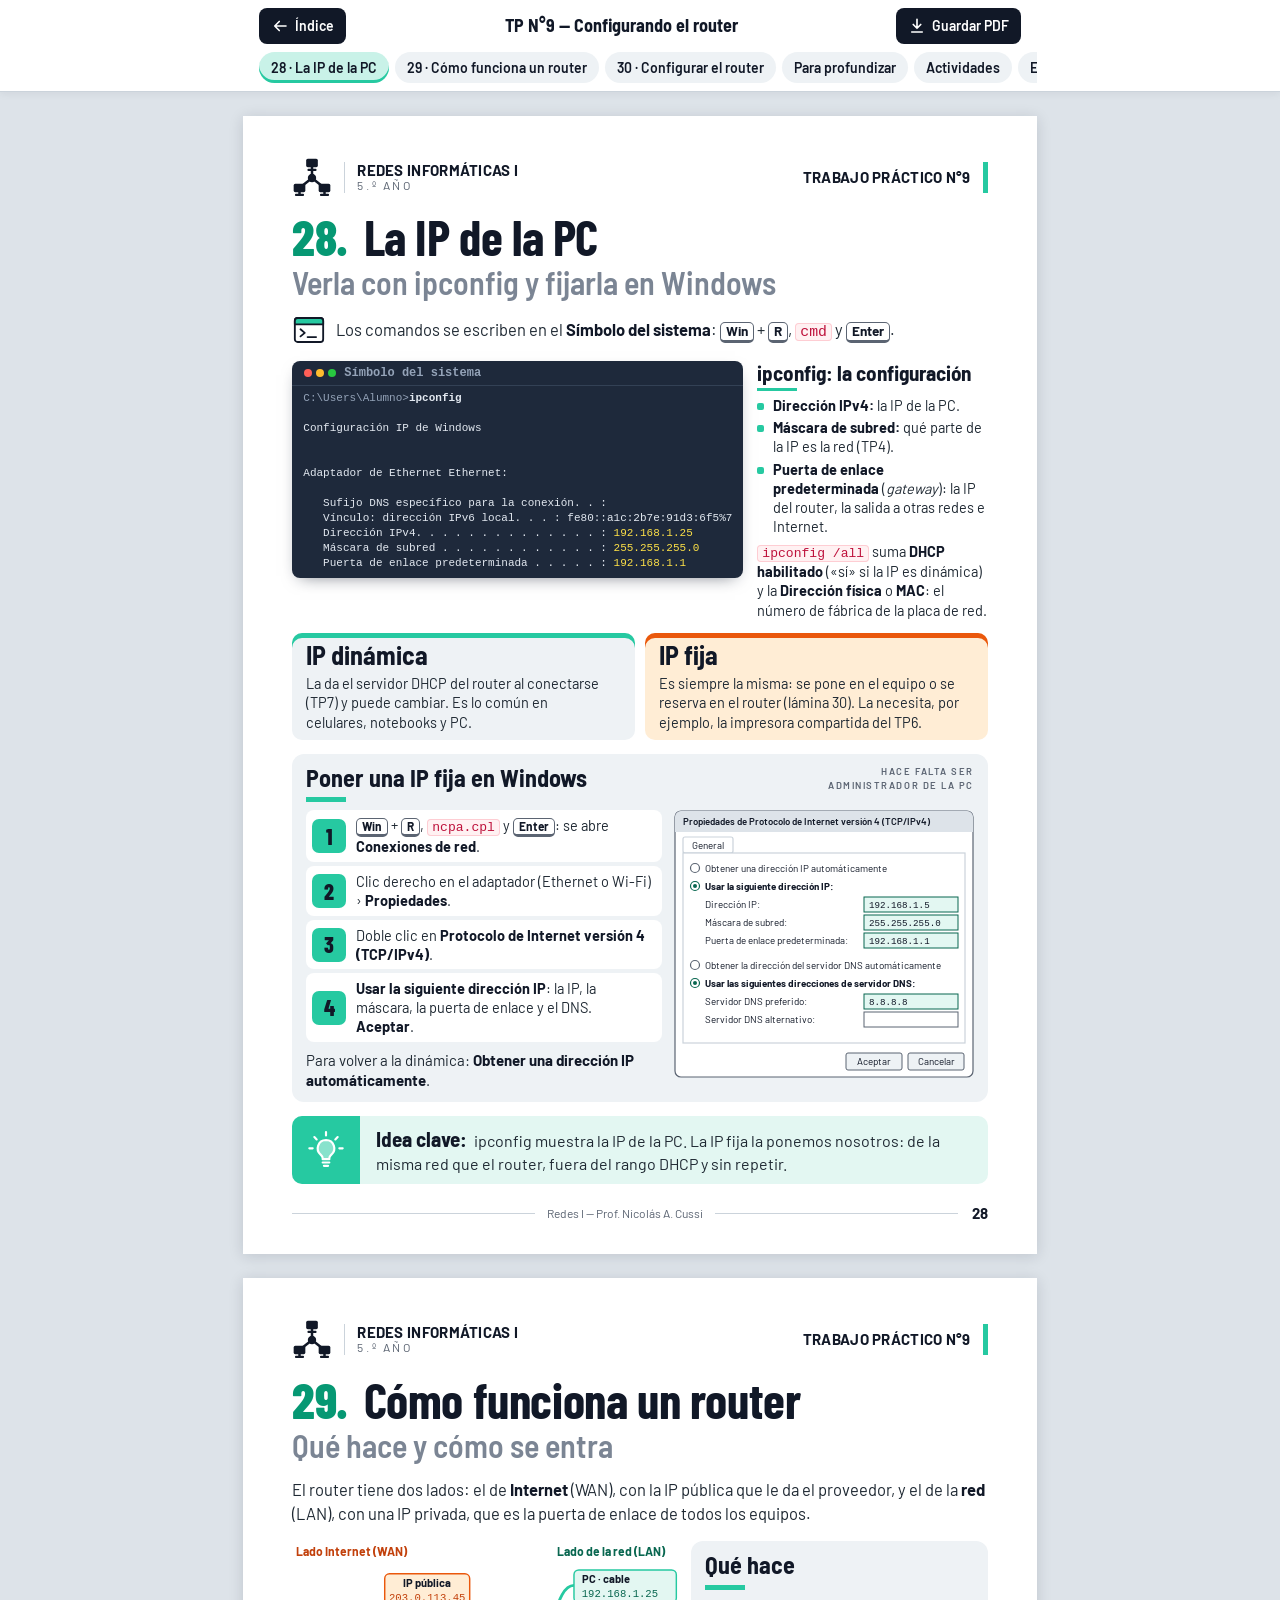
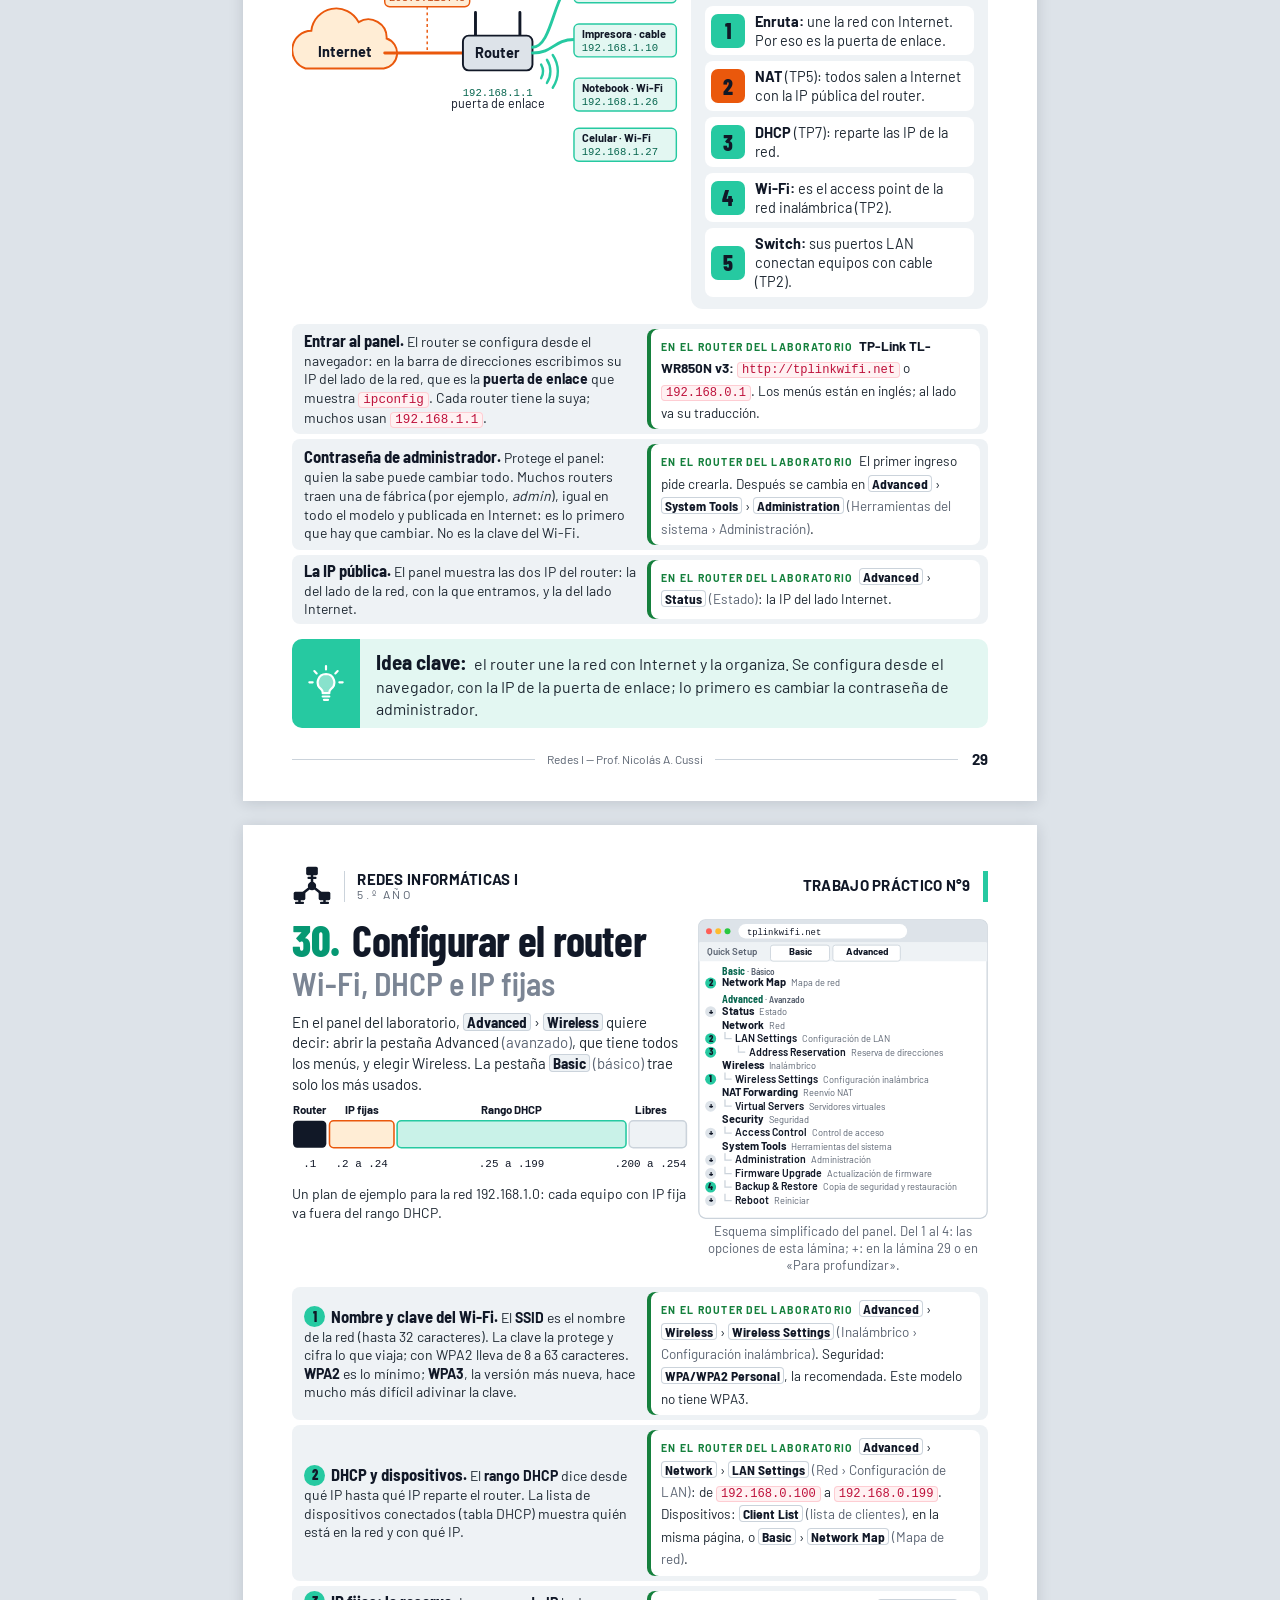
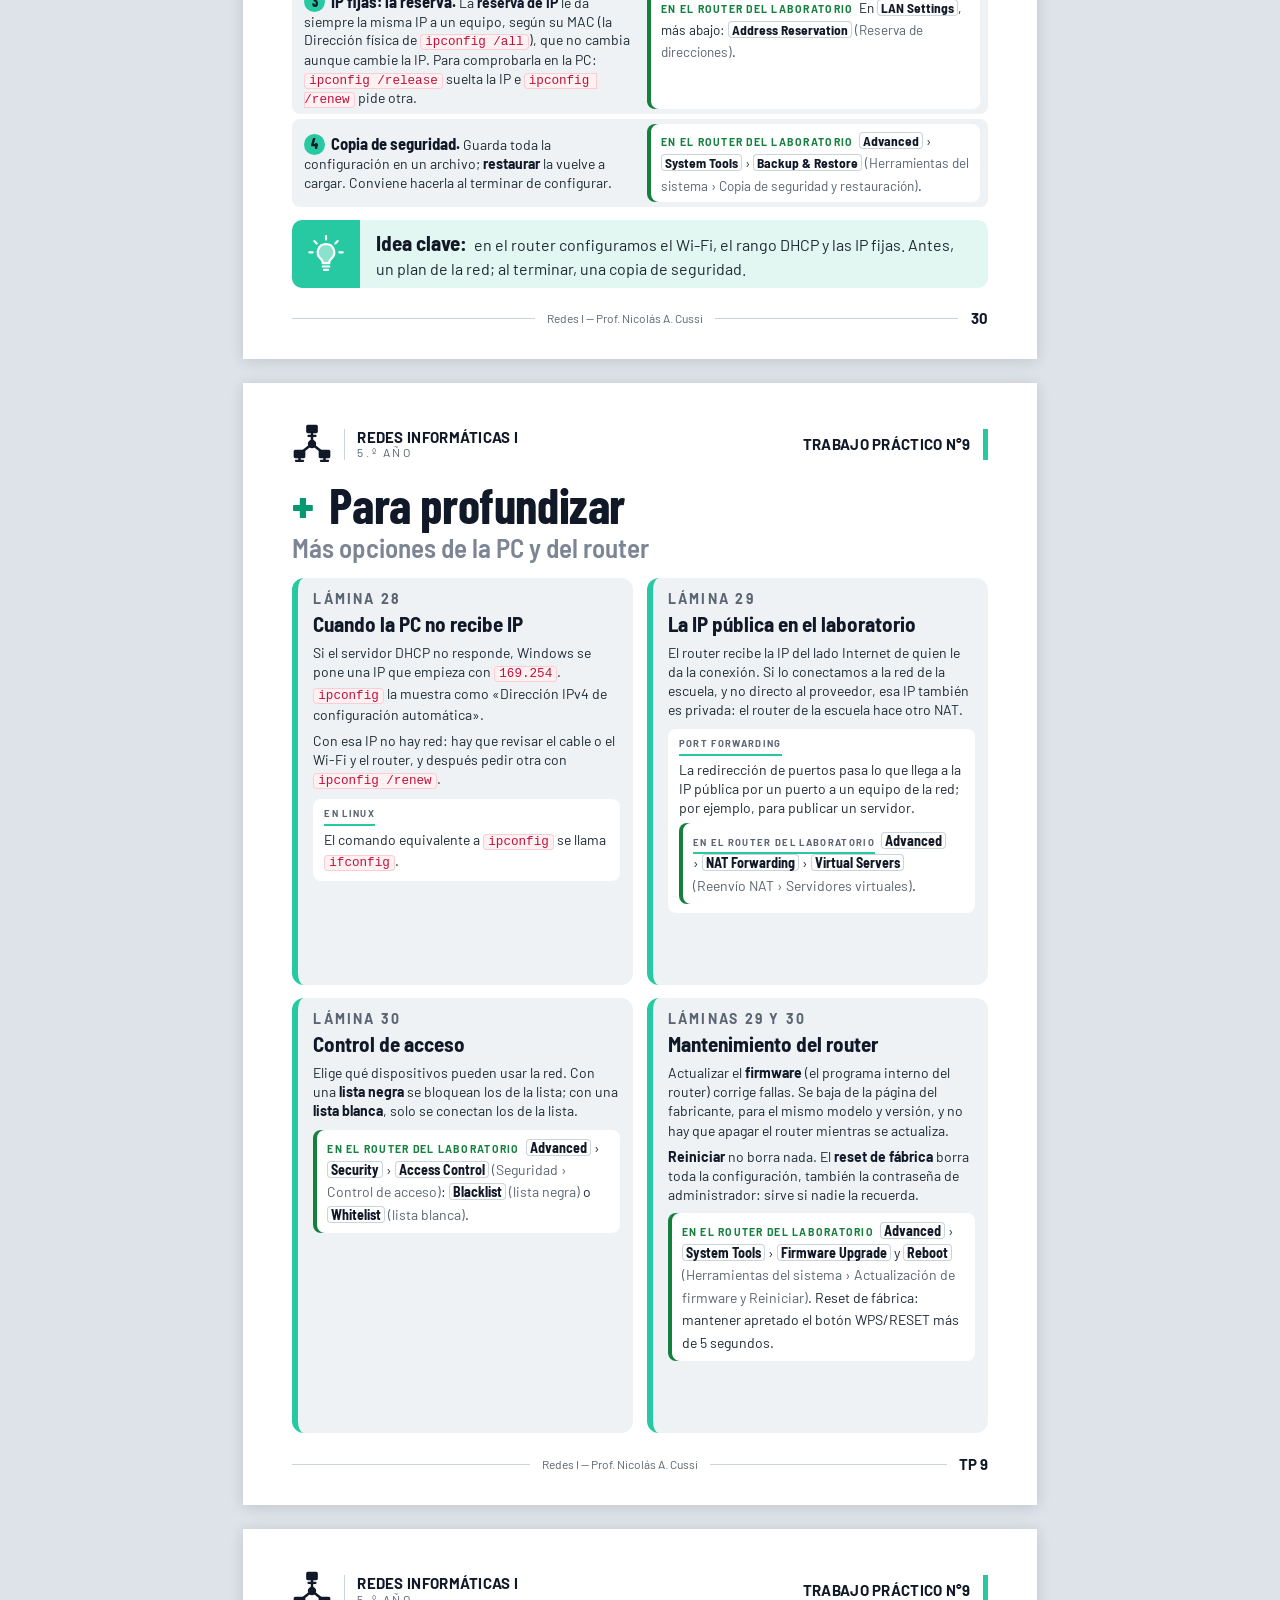
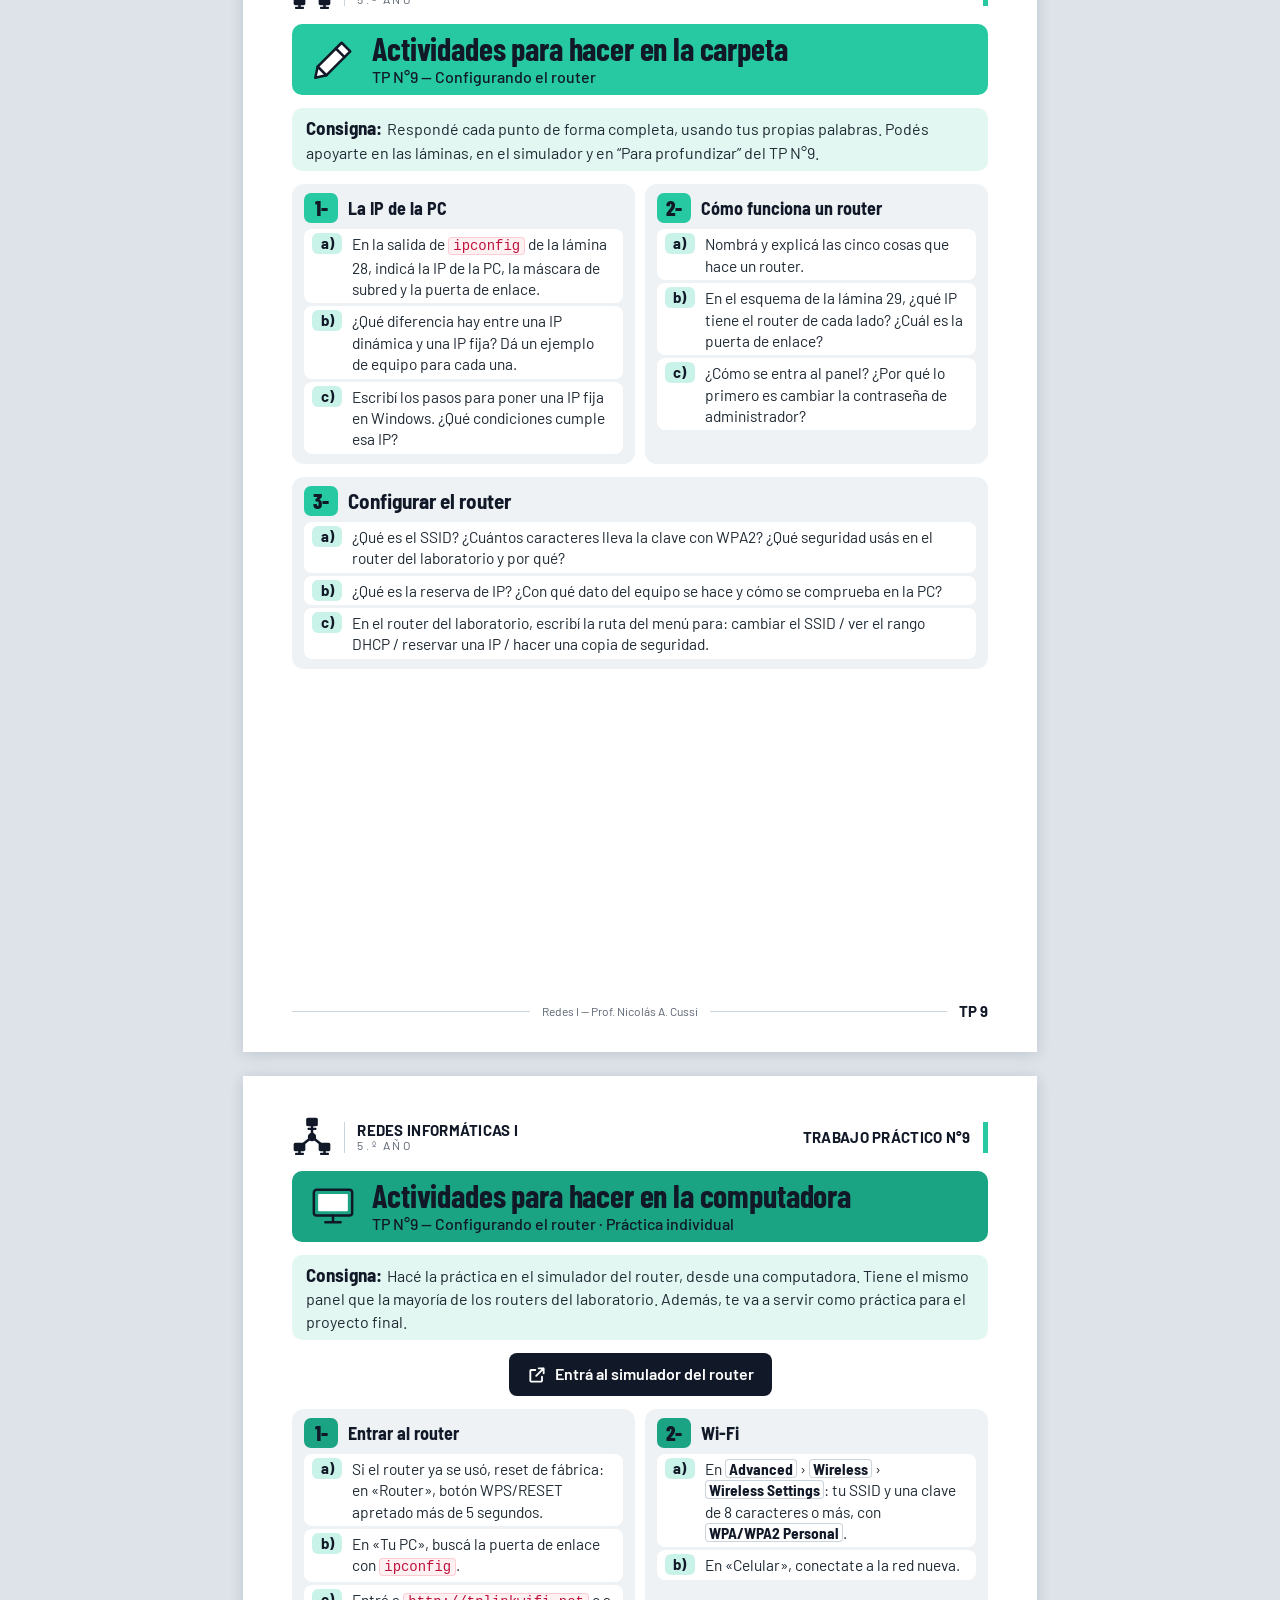
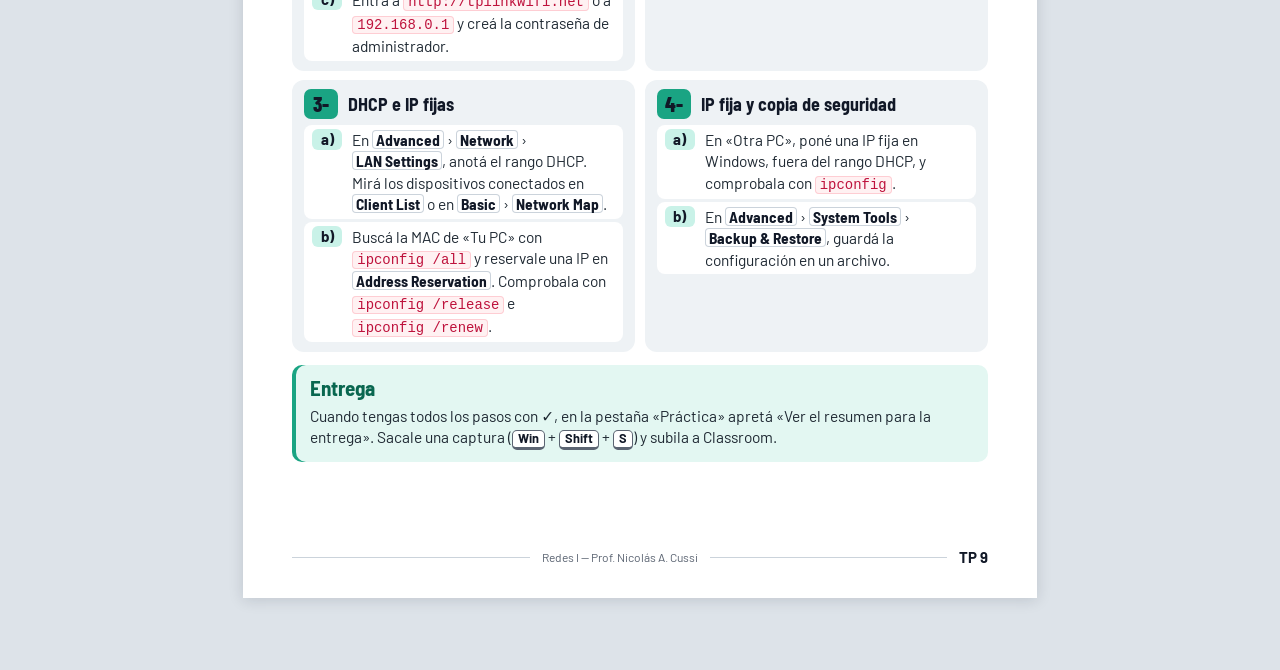
<file: unidades/tp09.html>
<!DOCTYPE html>
<html lang="es-AR">
<head>
  <meta charset="utf-8">
  <meta name="viewport" content="width=device-width, initial-scale=1">
  <title>TP N°9 — Configurando el router · Redes I</title>
  <meta name="description" content="TP N°9 de Redes I: la IP de la PC con ipconfig y la IP fija en Windows, cómo funciona un router y cómo configurarlo (Wi-Fi, DHCP e IP fijas), con un simulador del panel del router. Prof. Nicolás A. Cussi.">
  <meta name="theme-color" content="#26C9A1">
  <link rel="preload" href="../assets/fonts/barlow-latin-400-normal.woff2" as="font" type="font/woff2" crossorigin>
  <link rel="preload" href="../assets/fonts/barlow-semi-condensed-latin-700-normal.woff2" as="font" type="font/woff2" crossorigin>
  <link rel="stylesheet" href="../assets/css/estilos.css">
</head>
<body data-tp="9">

<!-- ====== Íconos (SVG simples) ====== -->
<svg width="0" height="0" style="position:absolute" aria-hidden="true" focusable="false">
  <defs>
    <!-- Red en estrella: tres equipos conectados a un nodo central -->
    <symbol id="i-red-solido" viewBox="0 0 48 48">
      <path d="M24 24V15M24 24L9 36M24 24l15 12" style="fill:none;stroke:currentColor;stroke-width:3;stroke-linecap:round"/>
      <g style="fill:currentColor;stroke:none">
        <circle cx="24" cy="24" r="5"/>
        <rect x="17" y="1" width="14" height="10" rx="2"/>
        <path d="M22.5 10.5h3V13h2.75a1.25 1.25 0 0 1 0 2.5h-8.5a1.25 1.25 0 0 1 0-2.5h2.75z"/>
        <rect x="2" y="31" width="14" height="10" rx="2"/>
        <path d="M7.5 40.5h3V43h2.75a1.25 1.25 0 0 1 0 2.5h-8.5a1.25 1.25 0 0 1 0-2.5h2.75z"/>
        <rect x="32" y="31" width="14" height="10" rx="2"/>
        <path d="M37.5 40.5h3V43h2.75a1.25 1.25 0 0 1 0 2.5h-8.5a1.25 1.25 0 0 1 0-2.5h2.75z"/>
      </g>
    </symbol>
    <symbol id="i-foco" viewBox="0 0 48 48">
      <path d="M24 2.5v4M10 8.5l2.8 2.8M38 8.5l-2.8 2.8M4 22h4M40 22h4"/>
      <path d="M24 12a10 10 0 0 0-6.2 17.8c1.4 1.2 2.2 2.6 2.2 4.2v1h8v-1c0-1.6.8-3 2.2-4.2A10 10 0 0 0 24 12z" style="fill:var(--ac)"/>
      <path d="M20 39h8M21.5 43h5"/>
    </symbol>
    <!-- Ventana del Símbolo del sistema -->
    <symbol id="i-terminal" viewBox="0 0 48 48">
      <rect x="4" y="7" width="40" height="34" rx="4" style="fill:var(--blanco)"/>
      <path d="M8 7h32a4 4 0 0 1 4 4v5H4v-5a4 4 0 0 1 4-4z" style="fill:var(--ac)"/>
      <path d="M12 23l6 5-6 5M22 34h12"/>
    </symbol>
    <symbol id="i-pc" viewBox="0 0 48 48">
      <rect x="4" y="7" width="40" height="27" rx="3"/>
      <rect x="8.5" y="11.5" width="31" height="18" rx="1" style="fill:var(--ac);stroke:none"/>
      <path d="M24 34v6M16 41h16"/>
    </symbol>
    <symbol id="i-lapiz" viewBox="0 0 48 48">
      <path d="M33 6l9 9-25 25-9-9z" style="fill:var(--ac)"/>
      <path d="M8 31 5.5 42.5 17 40z" style="fill:var(--blanco)"/>
      <path d="M27 12l9 9"/>
    </symbol>
    <symbol id="i-descarga" viewBox="0 0 24 24">
      <path d="M12 3v12M7 10l5 5 5-5M5 20h14"/>
    </symbol>
    <symbol id="i-atras" viewBox="0 0 24 24">
      <path d="M20 12H5M11 6l-6 6 6 6"/>
    </symbol>
    <symbol id="i-afuera" viewBox="0 0 24 24">
      <path d="M14 4h6v6M20 4l-9 9M18 14v5a1 1 0 0 1-1 1H5a1 1 0 0 1-1-1V7a1 1 0 0 1 1-1h5"/>
    </symbol>
  </defs>
</svg>

<a class="saltar" href="#contenido">Saltar al contenido</a>

<header class="barra">
  <div class="barra__fila">
    <a class="boton barra__volver" href="../indice.html"><svg aria-hidden="true" focusable="false"><use href="#i-atras"/></svg><span>Índice</span></a>
    <span class="barra__titulo">TP N°9 — Configurando el router</span>
    <button class="boton" type="button" data-imprimir aria-label="Guardar en PDF">
      <svg aria-hidden="true" focusable="false"><use href="#i-descarga"/></svg><span><span class="boton__largo">Guardar </span>PDF</span>
    </button>
  </div>
  <nav class="partes" aria-label="Partes del TP N°9">
    <a href="#pag-28">28 · La IP de la PC</a>
    <a href="#pag-29">29 · Cómo funciona un router</a>
    <a href="#pag-30">30 · Configurar el router</a>
    <a href="#profundizar">Para profundizar</a>
    <a href="#actividades">Actividades</a>
    <a href="#actividades-2">En la compu</a>
  </nav>
</header>

<main id="contenido" class="laminas">
  <h1 class="sr-only">TP N°9 — Configurando el router</h1>

  <!-- =================== LÁMINA 28 =================== -->
  <article class="lamina lamina--densa" id="pag-28" aria-labelledby="t28">
    <div class="cab" aria-hidden="true">
      <svg class="cab__logo"><use href="#i-red-solido"/></svg>
      <div class="cab__marca"><b>REDES INFORMÁTICAS I</b><span>5.º AÑO</span></div>
      <div class="cab__lema">TRABAJO PRÁCTICO <span class="cab__lema-n">N°9</span></div>
      <span class="cab__raya"></span>
    </div>

    <div class="tit">
      <h2 class="tit__h" id="t28"><span class="tit__num">28.</span> La IP de la PC</h2>
      <p class="tit__sub">Verla con ipconfig y fijarla en Windows</p>
    </div>

    <p class="texto texto--cmd"><svg class="ico" aria-hidden="true" focusable="false"><use href="#i-terminal"/></svg><span>Los comandos se escriben en el <strong>Símbolo del sistema</strong>: <kbd>Win</kbd> + <kbd>R</kbd>, <code class="cod-cmd">cmd</code> y <kbd>Enter</kbd>.</span></p>

    <section class="cmd" aria-labelledby="ipc28">
      <div class="ventana-cod ventana-cod--terminal" role="group" aria-label="Salida del comando ipconfig">
        <div class="ventana-cod__barra" aria-hidden="true">Símbolo del sistema</div>
<pre class="ventana-cod__txt" tabindex="0"><span class="t-prompt">C:\Users\Alumno&gt;</span><span class="t-cmd">ipconfig</span>

Configuración IP de Windows


Adaptador de Ethernet Ethernet:

   Sufijo DNS específico para la conexión. . :
   Vínculo: dirección IPv6 local. . . : fe80::a1c:2b7e:91d3:6f5%7
   Dirección IPv4. . . . . . . . . . . . . . : <span class="t-str">192.168.1.25</span>
   Máscara de subred . . . . . . . . . . . . : <span class="t-str">255.255.255.0</span>
   Puerta de enlace predeterminada . . . . . : <span class="t-str">192.168.1.1</span></pre>
      </div>
      <div class="cmd__texto">
        <h3 class="subtitulo" id="ipc28">ipconfig: la configuración</h3>
        <ul class="lista-txt pf__lista">
          <li><strong>Dirección IPv4:</strong> la IP de la PC.</li>
          <li><strong>Máscara de subred:</strong> qué parte de la IP es la red (TP4).</li>
          <li><strong>Puerta de enlace predeterminada</strong> (<em>gateway</em>): la IP del router, la salida a otras redes e Internet.</li>
        </ul>
        <p><code class="cod-cmd">ipconfig /all</code> suma <strong>DHCP habilitado</strong> («sí» si la IP es dinámica) y la <strong>Dirección física</strong> o <strong>MAC</strong>: el número de fábrica de la placa de red.</p>
      </div>
    </section>

    <ul class="comparar comparar--compacto">
      <li class="grupo"><div><h3>IP dinámica</h3><p>La da el servidor DHCP del router al conectarse (TP7) y puede cambiar. Es lo común en celulares, notebooks y PC.</p></div></li>
      <li class="grupo grupo--naranja"><div><h3>IP fija</h3><p>Es siempre la misma: se pone en el equipo o se reserva en el router (lámina 30). La necesita, por ejemplo, la impresora compartida del TP6.</p></div></li>
    </ul>

    <section class="panel" aria-labelledby="fija28">
      <div class="panel__cab">
        <h3 class="subtitulo" id="fija28">Poner una IP fija en Windows</h3>
        <p class="panel__nota">Hace falta ser<br>administrador de la PC</p>
      </div>
      <div class="fija">
        <div class="fija__pasos">
          <ol class="lista-pasos" aria-label="Pasos para poner una IP fija">
            <li class="grupo"><b>1</b><span><kbd>Win</kbd> + <kbd>R</kbd>, <code class="cod-cmd">ncpa.cpl</code> y <kbd>Enter</kbd>: se abre <strong>Conexiones de red</strong>.</span></li>
            <li class="grupo"><b>2</b><span>Clic derecho en el adaptador (Ethernet o Wi-Fi) › <strong>Propiedades</strong>.</span></li>
            <li class="grupo"><b>3</b><span>Doble clic en <strong>Protocolo de Internet versión 4 (TCP/IPv4)</strong>.</span></li>
            <li class="grupo"><b>4</b><span><strong>Usar la siguiente dirección IP</strong>: la IP, la máscara, la puerta de enlace y el DNS. <strong>Aceptar</strong>.</span></li>
          </ol>
          <p class="fija__vuelta">Para volver a la dinámica: <strong>Obtener una dirección IP automáticamente</strong>.</p>
        </div>
        <figure class="esquema esquema--ventana">
          <svg viewBox="0 0 300 268" role="img" aria-labelledby="dlg-t dlg-d">
            <title id="dlg-t">Esquema de la ventana de propiedades de TCP/IPv4 con una IP fija</title>
            <desc id="dlg-d">Ventana Propiedades de Protocolo de Internet versión 4 (TCP/IPv4), pestaña General. Está marcado Usar la siguiente dirección IP, con Dirección IP 192.168.1.5, Máscara de subred 255.255.255.0 y Puerta de enlace predeterminada 192.168.1.1. También está marcado Usar las siguientes direcciones de servidor DNS, con Servidor DNS preferido 8.8.8.8. Abajo, los botones Aceptar y Cancelar.</desc>
            <rect class="dlg-ventana" x="1" y="1" width="298" height="266" rx="6"/>
            <path class="dlg-barra" d="M7 1h286a6 6 0 0 1 6 6v15H1V7a6 6 0 0 1 6-6z"/>
            <text class="dlg-titulo" x="9" y="15">Propiedades de Protocolo de Internet versión 4 (TCP/IPv4)</text>
            <rect class="dlg-pestana" x="9" y="27" width="50" height="16" rx="2"/>
            <text class="dlg-txt" x="18" y="39">General</text>
            <rect class="dlg-marco" x="9" y="43" width="282" height="190"/>
            <circle class="dlg-radio" cx="21" cy="58" r="4.5"/>
            <text class="dlg-txt" x="31" y="61.5">Obtener una dirección IP automáticamente</text>
            <circle class="dlg-radio dlg-radio--si" cx="21" cy="76" r="4.5"/><circle class="dlg-punto" cx="21" cy="76" r="2"/>
            <text class="dlg-txt dlg-txt--si" x="31" y="79.5">Usar la siguiente dirección IP:</text>
            <text class="dlg-txt" x="31" y="97.5">Dirección IP:</text>
            <rect class="dlg-campo dlg-campo--si" x="190" y="87" width="94" height="15"/>
            <text class="dlg-valor" x="195" y="98">192.168.1.5</text>
            <text class="dlg-txt" x="31" y="115.5">Máscara de subred:</text>
            <rect class="dlg-campo dlg-campo--si" x="190" y="105" width="94" height="15"/>
            <text class="dlg-valor" x="195" y="116">255.255.255.0</text>
            <text class="dlg-txt" x="31" y="133.5">Puerta de enlace predeterminada:</text>
            <rect class="dlg-campo dlg-campo--si" x="190" y="123" width="94" height="15"/>
            <text class="dlg-valor" x="195" y="134">192.168.1.1</text>
            <circle class="dlg-radio" cx="21" cy="155" r="4.5"/>
            <text class="dlg-txt" x="31" y="158.5">Obtener la dirección del servidor DNS automáticamente</text>
            <circle class="dlg-radio dlg-radio--si" cx="21" cy="173" r="4.5"/><circle class="dlg-punto" cx="21" cy="173" r="2"/>
            <text class="dlg-txt dlg-txt--si" x="31" y="176.5">Usar las siguientes direcciones de servidor DNS:</text>
            <text class="dlg-txt" x="31" y="194.5">Servidor DNS preferido:</text>
            <rect class="dlg-campo dlg-campo--si" x="190" y="184" width="94" height="15"/>
            <text class="dlg-valor" x="195" y="195">8.8.8.8</text>
            <text class="dlg-txt" x="31" y="212.5">Servidor DNS alternativo:</text>
            <rect class="dlg-campo" x="190" y="202" width="94" height="15"/>
            <rect class="dlg-boton" x="172" y="243" width="56" height="17" rx="2"/>
            <text class="dlg-txt" x="200" y="255" text-anchor="middle">Aceptar</text>
            <rect class="dlg-boton" x="234" y="243" width="56" height="17" rx="2"/>
            <text class="dlg-txt" x="262" y="255" text-anchor="middle">Cancelar</text>
          </svg>
        </figure>
      </div>
    </section>

    <aside class="idea" aria-label="Idea clave">
      <span class="idea__ico"><svg class="ico" aria-hidden="true" focusable="false"><use href="#i-foco"/></svg></span>
      <p><strong>Idea clave:</strong> ipconfig muestra la IP de la PC. La IP fija la ponemos nosotros: de la misma red que el router, fuera del rango DHCP y sin repetir.</p>
    </aside>

    <footer class="pie">
      <span class="pie__linea"></span>
      <span>Redes I — Prof. Nicolás A. Cussi</span>
      <span class="pie__linea"></span>
      <span class="pie__num" aria-label="Lámina 28">28</span>
    </footer>
  </article>

  <!-- =================== LÁMINA 29 =================== -->
  <article class="lamina lamina--densa" id="pag-29" aria-labelledby="t29">
    <div class="cab" aria-hidden="true">
      <svg class="cab__logo"><use href="#i-red-solido"/></svg>
      <div class="cab__marca"><b>REDES INFORMÁTICAS I</b><span>5.º AÑO</span></div>
      <div class="cab__lema">TRABAJO PRÁCTICO <span class="cab__lema-n">N°9</span></div>
      <span class="cab__raya"></span>
    </div>

    <div class="tit">
      <h2 class="tit__h" id="t29"><span class="tit__num">29.</span> Cómo funciona un router</h2>
      <p class="tit__sub">Qué hace y cómo se entra</p>
    </div>

    <p class="texto">El router tiene dos lados: el de <strong>Internet</strong> (WAN), con la IP pública que le da el proveedor, y el de la <strong>red</strong> (LAN), con una IP privada, que es la puerta de enlace de todos los equipos.</p>

    <div class="router-funciones">
      <figure class="esquema esquema--router">
        <svg viewBox="0 0 400 236" role="img" aria-labelledby="rt-t rt-d">
          <title id="rt-t">Los dos lados de un router</title>
          <desc id="rt-d">A la izquierda, el lado Internet (WAN): la nube de Internet se une al router, que del lado Internet tiene la IP pública 203.0.113.45. A la derecha, el lado de la red (LAN): el router tiene la IP privada 192.168.1.1, que es la puerta de enlace. Con cable se conectan la PC, 192.168.1.25, y la impresora, 192.168.1.10. Por Wi-Fi se conectan la notebook, 192.168.1.26, y el celular, 192.168.1.27.</desc>
          <text class="rd-lado rd-lado--wan" x="62" y="16" text-anchor="middle">Lado Internet (WAN)</text>
          <text class="rd-lado rd-lado--lan" x="330" y="16" text-anchor="middle">Lado de la red (LAN)</text>
          <path class="rd-nube" d="M14 132a20 20 0 0 1 6-39 26 26 0 0 1 49-9 19 19 0 0 1 29 17 16 16 0 0 1-3 31z"/>
          <text class="esq-rot" x="55" y="120" text-anchor="middle">Internet</text>
          <path class="rd-cable rd-cable--wan" d="M96 116h81"/>
          <path class="rd-guia" d="M140 68v48"/>
          <rect class="rd-etiqueta" x="96" y="34" width="88" height="34" rx="5"/>
          <text class="rd-nombre" x="140" y="48" text-anchor="middle">IP pública</text>
          <text class="rd-ip rd-ip--wan" x="140" y="62" text-anchor="middle">203.0.113.45</text>
          <path class="rd-antena" d="M190 98V74M236 98V74"/>
          <rect class="rd-caja" x="177" y="98" width="72" height="36" rx="6"/>
          <text class="esq-rot" x="213" y="121" text-anchor="middle">Router</text>
          <text class="rd-ip rd-ip--lan" x="213" y="160" text-anchor="middle">192.168.1.1</text>
          <text class="esq-txt" x="213" y="173" text-anchor="middle">puerta de enlace</text>
          <path class="rd-cable rd-cable--lan" d="M249 110c22 0 22-64 43-64M249 116c22 0 22-14 43-14"/>
          <path class="rd-wifi" d="M258 128a14 14 0 0 1 0 14M264 123a22 22 0 0 1 0 24M270 118a30 30 0 0 1 0 34"/>
          <rect class="rd-equipo" x="292" y="30" width="106" height="34" rx="5"/>
          <text class="rd-nombre" x="300" y="44">PC · cable</text>
          <text class="rd-ip rd-ip--lan" x="300" y="58">192.168.1.25</text>
          <rect class="rd-equipo" x="292" y="86" width="106" height="34" rx="5"/>
          <text class="rd-nombre" x="300" y="100">Impresora · cable</text>
          <text class="rd-ip rd-ip--lan" x="300" y="114">192.168.1.10</text>
          <rect class="rd-equipo" x="292" y="142" width="106" height="34" rx="5"/>
          <text class="rd-nombre" x="300" y="156">Notebook · Wi-Fi</text>
          <text class="rd-ip rd-ip--lan" x="300" y="170">192.168.1.26</text>
          <rect class="rd-equipo" x="292" y="194" width="106" height="34" rx="5"/>
          <text class="rd-nombre" x="300" y="208">Celular · Wi-Fi</text>
          <text class="rd-ip rd-ip--lan" x="300" y="222">192.168.1.27</text>
        </svg>
      </figure>

      <section class="panel" aria-labelledby="fn29">
        <div class="panel__cab"><h3 class="subtitulo" id="fn29">Qué hace</h3></div>
        <ul class="lista-pasos" aria-label="Funciones del router">
          <li class="grupo"><b>1</b><span><strong>Enruta:</strong> une la red con Internet. Por eso es la puerta de enlace.</span></li>
          <li class="grupo grupo--naranja"><b>2</b><span><strong>NAT</strong> (TP5): todos salen a Internet con la IP pública del router.</span></li>
          <li class="grupo"><b>3</b><span><strong>DHCP</strong> (TP7): reparte las IP de la red.</span></li>
          <li class="grupo"><b>4</b><span><strong>Wi-Fi:</strong> es el access point de la red inalámbrica (TP2).</span></li>
          <li class="grupo"><b>5</b><span><strong>Switch:</strong> sus puertos LAN conectan equipos con cable (TP2).</span></li>
        </ul>
      </section>
    </div>

    <ol class="ajustes" aria-label="Entrar al router">
      <li class="ajuste-fila">
        <div class="ajuste-fila__gen"><h3>Entrar al panel.</h3> <p>El router se configura desde el navegador: en la barra de direcciones escribimos su IP del lado de la red, que es la <strong>puerta de enlace</strong> que muestra <code class="cod-cmd">ipconfig</code>. Cada router tiene la suya; muchos usan <code class="cod-ip">192.168.1.1</code>.</p></div>
        <div class="lab"><h4 class="lab__tit">En el router del laboratorio</h4> <p><strong>TP-Link TL-WR850N v3:</strong> <code>http://tplinkwifi.net</code> o <code class="cod-ip">192.168.0.1</code>. Los menús están en inglés; al lado va su traducción.</p></div>
      </li>
      <li class="ajuste-fila">
        <div class="ajuste-fila__gen"><h3>Contraseña de administrador.</h3> <p>Protege el panel: quien la sabe puede cambiar todo. Muchos routers traen una de fábrica (por ejemplo, <em>admin</em>), igual en todo el modelo y publicada en Internet: es lo primero que hay que cambiar. No es la clave del Wi-Fi.</p></div>
        <div class="lab"><h4 class="lab__tit">En el router del laboratorio</h4> <p>El primer ingreso pide crearla. Después se cambia en <span class="menu">Advanced</span> › <span class="menu">System Tools</span> › <span class="menu">Administration</span> <span class="menu-trad">(Herramientas del sistema › Administración)</span>.</p></div>
      </li>
      <li class="ajuste-fila">
        <div class="ajuste-fila__gen"><h3>La IP pública.</h3> <p>El panel muestra las dos IP del router: la del lado de la red, con la que entramos, y la del lado Internet.</p></div>
        <div class="lab"><h4 class="lab__tit">En el router del laboratorio</h4> <p><span class="menu">Advanced</span> › <span class="menu">Status</span> <span class="menu-trad">(Estado)</span>: la IP del lado Internet.</p></div>
      </li>
    </ol>

    <aside class="idea" aria-label="Idea clave">
      <span class="idea__ico"><svg class="ico" aria-hidden="true" focusable="false"><use href="#i-foco"/></svg></span>
      <p><strong>Idea clave:</strong> el router une la red con Internet y la organiza. Se configura desde el navegador, con la IP de la puerta de enlace; lo primero es cambiar la contraseña de administrador.</p>
    </aside>

    <footer class="pie">
      <span class="pie__linea"></span>
      <span>Redes I — Prof. Nicolás A. Cussi</span>
      <span class="pie__linea"></span>
      <span class="pie__num" aria-label="Lámina 29">29</span>
    </footer>
  </article>

  <!-- =================== LÁMINA 30 =================== -->
  <article class="lamina lamina--densa" id="pag-30" aria-labelledby="t30">
    <div class="cab" aria-hidden="true">
      <svg class="cab__logo"><use href="#i-red-solido"/></svg>
      <div class="cab__marca"><b>REDES INFORMÁTICAS I</b><span>5.º AÑO</span></div>
      <div class="cab__lema">TRABAJO PRÁCTICO <span class="cab__lema-n">N°9</span></div>
      <span class="cab__raya"></span>
    </div>

    <div class="router-cab">
      <div class="tit">
        <h2 class="tit__h tit__h--largo" id="t30"><span class="tit__num">30.</span> Configurar el router</h2>
        <p class="tit__sub">Wi-Fi, DHCP e IP fijas</p>
      </div>
      <div class="router-plan">
        <p>En el panel del laboratorio, <span class="menu">Advanced</span> › <span class="menu">Wireless</span> quiere decir: abrir la pestaña Advanced <span class="menu-trad">(avanzado)</span>, que tiene todos los menús, y elegir Wireless. La pestaña <span class="menu">Basic</span> <span class="menu-trad">(básico)</span> trae solo los más usados.</p>
        <figure class="esquema esquema--plan">
          <svg viewBox="0 0 380 74" role="img" aria-labelledby="plan-t plan-d">
            <title id="plan-t">Plan de ejemplo para repartir las IP de la red 192.168.1.0</title>
            <desc id="plan-d">La IP terminada en 1 es del router. De la 2 a la 24, IP fijas. De la 25 a la 199, el rango DHCP. De la 200 a la 254, libres.</desc>
            <text class="plan-rot" x="17" y="12" text-anchor="middle">Router</text>
            <text class="plan-rot" x="67" y="12" text-anchor="middle">IP fijas</text>
            <text class="plan-rot" x="211" y="12" text-anchor="middle">Rango DHCP</text>
            <text class="plan-rot" x="345" y="12" text-anchor="middle">Libres</text>
            <rect class="plan-router" x="1" y="18" width="32" height="26" rx="4"/>
            <rect class="plan-fijas" x="36" y="18" width="62" height="26" rx="4"/>
            <rect class="plan-dhcp" x="101" y="18" width="220" height="26" rx="4"/>
            <rect class="plan-libres" x="324" y="18" width="55" height="26" rx="4"/>
            <text class="plan-num" x="17" y="62" text-anchor="middle">.1</text>
            <text class="plan-num" x="67" y="62" text-anchor="middle">.2 a .24</text>
            <text class="plan-num" x="211" y="62" text-anchor="middle">.25 a .199</text>
            <text class="plan-num" x="379" y="62" text-anchor="end">.200 a .254</text>
          </svg>
          <figcaption>Un plan de ejemplo para la red 192.168.1.0: cada equipo con IP fija va fuera del rango DHCP.</figcaption>
        </figure>
      </div>

      <figure class="mapa-panel">
        <svg viewBox="0 0 344 356" role="img" aria-labelledby="mp-t mp-d">
          <title id="mp-t">Esquema del panel del TP-Link TL-WR850N v3</title>
          <desc id="mp-d">Ventana del navegador con la dirección tplinkwifi.net. Arriba, las pestañas Quick Setup, Basic y Advanced. En Basic: Network Map (Mapa de red), opción 2. En Advanced: Network (Red), con LAN Settings (Configuración de LAN), opción 2, y dentro Address Reservation (Reserva de direcciones), opción 3; Wireless (Inalámbrico), con Wireless Settings (Configuración inalámbrica), opción 1; System Tools (Herramientas del sistema), con Backup &amp; Restore (Copia de seguridad y restauración), opción 4. Con un signo más, las que están en la lámina 29 o en Para profundizar: Status (Estado), NAT Forwarding › Virtual Servers (Servidores virtuales), Security › Access Control (Control de acceso), y en System Tools: Administration, Firmware Upgrade y Reboot.</desc>
          <rect class="mp-ventana" x="1" y="1" width="342" height="354" rx="8"/>
          <path class="mp-barra" d="M9 1h326a8 8 0 0 1 8 8v19H1V9a8 8 0 0 1 8-8z"/>
          <circle class="mp-punto mp-punto--1" cx="13" cy="14.5" r="3.5"/>
          <circle class="mp-punto mp-punto--2" cx="24" cy="14.5" r="3.5"/>
          <circle class="mp-punto mp-punto--3" cx="35" cy="14.5" r="3.5"/>
          <rect class="mp-dir" x="48" y="6" width="200" height="17" rx="8.5"/>
          <text class="mp-url" x="58" y="18.5">tplinkwifi.net</text>
          <path class="mp-pestanas" d="M1 28h342v22H1z"/>
          <text class="mp-pestana" x="40" y="43" text-anchor="middle">Quick Setup</text>
          <rect class="mp-pestana-activa" x="86" y="31" width="70" height="19" rx="3"/>
          <text class="mp-pestana mp-pestana--activa" x="121" y="43" text-anchor="middle">Basic</text>
          <rect class="mp-pestana-activa" x="160" y="31" width="80" height="19" rx="3"/>
          <text class="mp-pestana mp-pestana--activa" x="200" y="43" text-anchor="middle">Advanced</text>
          <text class="mp-grupo" x="28" y="66">Basic <tspan class="mp-es">· Básico</tspan></text>
          <circle class="mp-n" cx="15" cy="76" r="6.5"/><text class="mp-n-txt" x="15" y="79.5">2</text>
          <text x="28" y="80"><tspan class="mp-en">Network Map</tspan><tspan class="mp-es" dx="6">Mapa de red</tspan></text>
          <text class="mp-grupo" x="28" y="100">Advanced <tspan class="mp-es">· Avanzado</tspan></text>
          <circle class="mp-n mp-n--otra" cx="15" cy="110" r="6.5"/><text class="mp-n-txt" x="15" y="113.5">+</text>
          <text x="28" y="114"><tspan class="mp-en">Status</tspan><tspan class="mp-es" dx="6">Estado</tspan></text>
          <text x="28" y="130"><tspan class="mp-en">Network</tspan><tspan class="mp-es" dx="6">Red</tspan></text>
          <circle class="mp-n" cx="15" cy="142" r="6.5"/><text class="mp-n-txt" x="15" y="145.5">2</text>
          <path class="mp-rama" d="M32 134V142h8"/>
          <text x="44" y="146"><tspan class="mp-sub">LAN Settings</tspan><tspan class="mp-es" dx="6">Configuración de LAN</tspan></text>
          <circle class="mp-n" cx="15" cy="158" r="6.5"/><text class="mp-n-txt" x="15" y="161.5">3</text>
          <path class="mp-rama" d="M48 150V158h8"/>
          <text x="60" y="162"><tspan class="mp-sub">Address Reservation</tspan><tspan class="mp-es" dx="6">Reserva de direcciones</tspan></text>
          <text x="28" y="178"><tspan class="mp-en">Wireless</tspan><tspan class="mp-es" dx="6">Inalámbrico</tspan></text>
          <circle class="mp-n" cx="15" cy="190" r="6.5"/><text class="mp-n-txt" x="15" y="193.5">1</text>
          <path class="mp-rama" d="M32 182V190h8"/>
          <text x="44" y="194"><tspan class="mp-sub">Wireless Settings</tspan><tspan class="mp-es" dx="6">Configuración inalámbrica</tspan></text>
          <text x="28" y="210"><tspan class="mp-en">NAT Forwarding</tspan><tspan class="mp-es" dx="6">Reenvío NAT</tspan></text>
          <circle class="mp-n mp-n--otra" cx="15" cy="222" r="6.5"/><text class="mp-n-txt" x="15" y="225.5">+</text>
          <path class="mp-rama" d="M32 214V222h8"/>
          <text x="44" y="226"><tspan class="mp-sub">Virtual Servers</tspan><tspan class="mp-es" dx="6">Servidores virtuales</tspan></text>
          <text x="28" y="242"><tspan class="mp-en">Security</tspan><tspan class="mp-es" dx="6">Seguridad</tspan></text>
          <circle class="mp-n mp-n--otra" cx="15" cy="254" r="6.5"/><text class="mp-n-txt" x="15" y="257.5">+</text>
          <path class="mp-rama" d="M32 246V254h8"/>
          <text x="44" y="258"><tspan class="mp-sub">Access Control</tspan><tspan class="mp-es" dx="6">Control de acceso</tspan></text>
          <text x="28" y="274"><tspan class="mp-en">System Tools</tspan><tspan class="mp-es" dx="6">Herramientas del sistema</tspan></text>
          <circle class="mp-n mp-n--otra" cx="15" cy="286" r="6.5"/><text class="mp-n-txt" x="15" y="289.5">+</text>
          <path class="mp-rama" d="M32 278V286h8"/>
          <text x="44" y="290"><tspan class="mp-sub">Administration</tspan><tspan class="mp-es" dx="6">Administración</tspan></text>
          <circle class="mp-n mp-n--otra" cx="15" cy="302" r="6.5"/><text class="mp-n-txt" x="15" y="305.5">+</text>
          <path class="mp-rama" d="M32 294V302h8"/>
          <text x="44" y="306"><tspan class="mp-sub">Firmware Upgrade</tspan><tspan class="mp-es" dx="6">Actualización de firmware</tspan></text>
          <circle class="mp-n" cx="15" cy="318" r="6.5"/><text class="mp-n-txt" x="15" y="321.5">4</text>
          <path class="mp-rama" d="M32 310V318h8"/>
          <text x="44" y="322"><tspan class="mp-sub">Backup &amp; Restore</tspan><tspan class="mp-es" dx="6">Copia de seguridad y restauración</tspan></text>
          <circle class="mp-n mp-n--otra" cx="15" cy="334" r="6.5"/><text class="mp-n-txt" x="15" y="337.5">+</text>
          <path class="mp-rama" d="M32 326V334h8"/>
          <text x="44" y="338"><tspan class="mp-sub">Reboot</tspan><tspan class="mp-es" dx="6">Reiniciar</tspan></text>
        </svg>
        <figcaption>Esquema simplificado del panel. Del 1 al 4: las opciones de esta lámina; +: en la lámina 29 o en «Para profundizar».</figcaption>
      </figure>
    </div>

    <ol class="ajustes" aria-label="Opciones del router">
      <li class="ajuste-fila">
        <div class="ajuste-fila__gen"><h3><b class="ajuste__n" aria-hidden="true">1</b>Nombre y clave del Wi-Fi.</h3> <p>El <strong>SSID</strong> es el nombre de la red (hasta 32 caracteres). La clave la protege y cifra lo que viaja; con WPA2 lleva de 8 a 63 caracteres. <strong>WPA2</strong> es lo mínimo; <strong>WPA3</strong>, la versión más nueva, hace mucho más difícil adivinar la clave.</p></div>
        <div class="lab"><h4 class="lab__tit">En el router del laboratorio</h4> <p><span class="menu">Advanced</span> › <span class="menu">Wireless</span> › <span class="menu">Wireless Settings</span> <span class="menu-trad">(Inalámbrico › Configuración inalámbrica)</span>. Seguridad: <span class="menu">WPA/WPA2 Personal</span>, la recomendada. Este modelo no tiene WPA3.</p></div>
      </li>
      <li class="ajuste-fila">
        <div class="ajuste-fila__gen"><h3><b class="ajuste__n" aria-hidden="true">2</b>DHCP y dispositivos.</h3> <p>El <strong>rango DHCP</strong> dice desde qué IP hasta qué IP reparte el router. La lista de dispositivos conectados (tabla DHCP) muestra quién está en la red y con qué IP.</p></div>
        <div class="lab"><h4 class="lab__tit">En el router del laboratorio</h4> <p><span class="menu">Advanced</span> › <span class="menu">Network</span> › <span class="menu">LAN Settings</span> <span class="menu-trad">(Red › Configuración de LAN)</span>: de <code class="cod-ip">192.168.0.100</code> a <code class="cod-ip">192.168.0.199</code>. Dispositivos: <span class="menu">Client List</span> <span class="menu-trad">(lista de clientes)</span>, en la misma página, o <span class="menu">Basic</span> › <span class="menu">Network Map</span> <span class="menu-trad">(Mapa de red)</span>.</p></div>
      </li>
      <li class="ajuste-fila">
        <div class="ajuste-fila__gen"><h3><b class="ajuste__n" aria-hidden="true">3</b>IP fijas: la reserva.</h3> <p>La <strong>reserva de IP</strong> le da siempre la misma IP a un equipo, según su MAC (la Dirección física de <code class="cod-cmd">ipconfig /all</code>), que no cambia aunque cambie la IP. Para comprobarla en la PC: <code class="cod-cmd">ipconfig /release</code> suelta la IP e <code class="cod-cmd">ipconfig /renew</code> pide otra.</p></div>
        <div class="lab"><h4 class="lab__tit">En el router del laboratorio</h4> <p>En <span class="menu">LAN Settings</span>, más abajo: <span class="menu">Address Reservation</span> <span class="menu-trad">(Reserva de direcciones)</span>.</p></div>
      </li>
      <li class="ajuste-fila">
        <div class="ajuste-fila__gen"><h3><b class="ajuste__n" aria-hidden="true">4</b>Copia de seguridad.</h3> <p>Guarda toda la configuración en un archivo; <strong>restaurar</strong> la vuelve a cargar. Conviene hacerla al terminar de configurar.</p></div>
        <div class="lab"><h4 class="lab__tit">En el router del laboratorio</h4> <p><span class="menu">Advanced</span> › <span class="menu">System Tools</span> › <span class="menu">Backup &amp; Restore</span> <span class="menu-trad">(Herramientas del sistema › Copia de seguridad y restauración)</span>.</p></div>
      </li>
    </ol>

    <aside class="idea" aria-label="Idea clave">
      <span class="idea__ico"><svg class="ico" aria-hidden="true" focusable="false"><use href="#i-foco"/></svg></span>
      <p><strong>Idea clave:</strong> en el router configuramos el Wi-Fi, el rango DHCP y las IP fijas. Antes, un plan de la red; al terminar, una copia de seguridad.</p>
    </aside>

    <footer class="pie">
      <span class="pie__linea"></span>
      <span>Redes I — Prof. Nicolás A. Cussi</span>
      <span class="pie__linea"></span>
      <span class="pie__num" aria-label="Lámina 30">30</span>
    </footer>
  </article>

  <!-- =================== PARA PROFUNDIZAR =================== -->
  <article class="lamina lamina--pf" id="profundizar" aria-labelledby="tpf">
    <div class="cab" aria-hidden="true">
      <svg class="cab__logo"><use href="#i-red-solido"/></svg>
      <div class="cab__marca"><b>REDES INFORMÁTICAS I</b><span>5.º AÑO</span></div>
      <div class="cab__lema">TRABAJO PRÁCTICO <span class="cab__lema-n">N°9</span></div>
      <span class="cab__raya"></span>
    </div>

    <div class="tit">
      <h2 class="tit__h" id="tpf"><span class="tit__num">+</span> Para profundizar</h2>
      <p class="tit__sub">Más opciones de la PC y del router</p>
    </div>

    <div class="pf-grid">
      <section class="pf" aria-labelledby="pf28">
        <p class="pf__etiqueta">Lámina 28</p>
        <h3 class="pf__titulo" id="pf28">Cuando la PC no recibe IP</h3>
        <div class="pf__cols">
          <div class="pf__texto">
            <p>Si el servidor DHCP no responde, Windows se pone una IP que empieza con <code class="cod-ip">169.254</code>. <code class="cod-cmd">ipconfig</code> la muestra como «Dirección IPv4 de configuración automática».</p>
            <p>Con esa IP no hay red: hay que revisar el cable o el Wi-Fi y el router, y después pedir otra con <code class="cod-cmd">ipconfig /renew</code>.</p>
          </div>
          <div class="pf__caja">
            <h4>En Linux</h4>
            <p>El comando equivalente a <code class="cod-cmd">ipconfig</code> se llama <code class="cod-cmd">ifconfig</code>.</p>
          </div>
        </div>
      </section>

      <section class="pf" aria-labelledby="pf29">
        <p class="pf__etiqueta">Lámina 29</p>
        <h3 class="pf__titulo" id="pf29">La IP pública en el laboratorio</h3>
        <div class="pf__cols">
          <div class="pf__texto">
            <p>El router recibe la IP del lado Internet de quien le da la conexión. Si lo conectamos a la red de la escuela, y no directo al proveedor, esa IP también es privada: el router de la escuela hace otro NAT.</p>
          </div>
          <div class="pf__caja">
            <h4>Port forwarding</h4>
            <p>La redirección de puertos pasa lo que llega a la IP pública por un puerto a un equipo de la red; por ejemplo, para publicar un servidor.</p>
            <div class="lab"><h4 class="lab__tit">En el router del laboratorio</h4> <p><span class="menu">Advanced</span> › <span class="menu">NAT Forwarding</span> › <span class="menu">Virtual Servers</span> <span class="menu-trad">(Reenvío NAT › Servidores virtuales)</span>.</p></div>
          </div>
        </div>
      </section>

      <section class="pf" aria-labelledby="pf30">
        <p class="pf__etiqueta">Lámina 30</p>
        <h3 class="pf__titulo" id="pf30">Control de acceso</h3>
        <div class="pf__cols">
          <div class="pf__texto">
            <p>Elige qué dispositivos pueden usar la red. Con una <strong>lista negra</strong> se bloquean los de la lista; con una <strong>lista blanca</strong>, solo se conectan los de la lista.</p>
          </div>
          <div class="lab"><h4 class="lab__tit">En el router del laboratorio</h4> <p><span class="menu">Advanced</span> › <span class="menu">Security</span> › <span class="menu">Access Control</span> <span class="menu-trad">(Seguridad › Control de acceso)</span>: <span class="menu">Blacklist</span> <span class="menu-trad">(lista negra)</span> o <span class="menu">Whitelist</span> <span class="menu-trad">(lista blanca)</span>.</p></div>
        </div>
      </section>

      <section class="pf" aria-labelledby="pf-mant">
        <p class="pf__etiqueta">Láminas 29 y 30</p>
        <h3 class="pf__titulo" id="pf-mant">Mantenimiento del router</h3>
        <div class="pf__cols">
          <div class="pf__texto">
            <p>Actualizar el <strong>firmware</strong> (el programa interno del router) corrige fallas. Se baja de la página del fabricante, para el mismo modelo y versión, y no hay que apagar el router mientras se actualiza.</p>
            <p><strong>Reiniciar</strong> no borra nada. El <strong>reset de fábrica</strong> borra toda la configuración, también la contraseña de administrador: sirve si nadie la recuerda.</p>
          </div>
          <div class="lab"><h4 class="lab__tit">En el router del laboratorio</h4> <p><span class="menu">Advanced</span> › <span class="menu">System Tools</span> › <span class="menu">Firmware Upgrade</span> y <span class="menu">Reboot</span> <span class="menu-trad">(Herramientas del sistema › Actualización de firmware y Reiniciar)</span>. Reset de fábrica: mantener apretado el botón WPS/RESET más de 5 segundos.</p></div>
        </div>
      </section>
    </div>

    <footer class="pie">
      <span class="pie__linea"></span>
      <span>Redes I — Prof. Nicolás A. Cussi</span>
      <span class="pie__linea"></span>
      <span class="pie__num">TP 9</span>
    </footer>
  </article>

  <!-- =================== ACTIVIDADES EN LA CARPETA =================== -->
  <article class="lamina lamina--act lamina--densa" id="actividades" aria-labelledby="act-1">
    <div class="cab" aria-hidden="true">
      <svg class="cab__logo"><use href="#i-red-solido"/></svg>
      <div class="cab__marca"><b>REDES INFORMÁTICAS I</b><span>5.º AÑO</span></div>
      <div class="cab__lema">TRABAJO PRÁCTICO <span class="cab__lema-n">N°9</span></div>
      <span class="cab__raya"></span>
    </div>

    <header class="act-banda">
      <svg class="ico" aria-hidden="true" focusable="false"><use href="#i-lapiz"/></svg>
      <div>
        <h2 id="act-1">Actividades para hacer en la carpeta</h2>
        <p>TP N°9 — Configurando el router</p>
      </div>
    </header>

    <p class="consigna"><strong>Consigna:</strong> Respondé cada punto de forma completa, usando tus propias palabras. Podés apoyarte en las láminas, en el simulador y en “Para profundizar” del TP N°9.</p>

    <ol class="acts acts--2col">
      <li class="act">
        <h3 class="act__titulo"><span class="act__num">1-</span> La IP de la PC</h3>
        <ol class="act__items">
          <li><b class="act__letra">a)</b><div>En la salida de <code class="cod-cmd">ipconfig</code> de la lámina 28, indicá la IP de la PC, la máscara de subred y la puerta de enlace.</div></li>
          <li><b class="act__letra">b)</b><div>¿Qué diferencia hay entre una IP dinámica y una IP fija? Dá un ejemplo de equipo para cada una.</div></li>
          <li><b class="act__letra">c)</b><div>Escribí los pasos para poner una IP fija en Windows. ¿Qué condiciones cumple esa IP?</div></li>
        </ol>
      </li>
      <li class="act">
        <h3 class="act__titulo"><span class="act__num">2-</span> Cómo funciona un router</h3>
        <ol class="act__items">
          <li><b class="act__letra">a)</b><div>Nombrá y explicá las cinco cosas que hace un router.</div></li>
          <li><b class="act__letra">b)</b><div>En el esquema de la lámina 29, ¿qué IP tiene el router de cada lado? ¿Cuál es la puerta de enlace?</div></li>
          <li><b class="act__letra">c)</b><div>¿Cómo se entra al panel? ¿Por qué lo primero es cambiar la contraseña de administrador?</div></li>
        </ol>
      </li>
    </ol>

    <ol class="acts" start="3">
      <li class="act">
        <h3 class="act__titulo"><span class="act__num">3-</span> Configurar el router</h3>
        <ol class="act__items">
          <li><b class="act__letra">a)</b><div>¿Qué es el SSID? ¿Cuántos caracteres lleva la clave con WPA2? ¿Qué seguridad usás en el router del laboratorio y por qué?</div></li>
          <li><b class="act__letra">b)</b><div>¿Qué es la reserva de IP? ¿Con qué dato del equipo se hace y cómo se comprueba en la PC?</div></li>
          <li><b class="act__letra">c)</b><div>En el router del laboratorio, escribí la ruta del menú para: cambiar el SSID / ver el rango DHCP / reservar una IP / hacer una copia de seguridad.</div></li>
        </ol>
      </li>
    </ol>

    <footer class="pie">
      <span class="pie__linea"></span>
      <span>Redes I — Prof. Nicolás A. Cussi</span>
      <span class="pie__linea"></span>
      <span class="pie__num">TP 9</span>
    </footer>
  </article>

  <!-- =================== ACTIVIDADES EN LA COMPUTADORA =================== -->
  <article class="lamina lamina--act lamina--compu lamina--densa" id="actividades-2" aria-labelledby="act-2">
    <div class="cab" aria-hidden="true">
      <svg class="cab__logo"><use href="#i-red-solido"/></svg>
      <div class="cab__marca"><b>REDES INFORMÁTICAS I</b><span>5.º AÑO</span></div>
      <div class="cab__lema">TRABAJO PRÁCTICO <span class="cab__lema-n">N°9</span></div>
      <span class="cab__raya"></span>
    </div>

    <header class="act-banda">
      <svg class="ico" aria-hidden="true" focusable="false"><use href="#i-pc"/></svg>
      <div>
        <h2 id="act-2">Actividades para hacer en la computadora</h2>
        <p>TP N°9 — Configurando el router · Práctica individual</p>
      </div>
    </header>

    <p class="consigna"><strong>Consigna:</strong> Hacé la práctica en el simulador del router, desde una computadora. Tiene el mismo panel que la mayoría de los routers del laboratorio. Además, te va a servir como práctica para el proyecto final.</p>

    <p class="ir-sim">
      <a class="boton boton--grande no-imprimir" href="https://prof-nkocussi.github.io/App-Router-Simulador/" target="_blank" rel="noopener"><svg aria-hidden="true" focusable="false"><use href="#i-afuera"/></svg><span>Entrá al simulador del router</span><span class="sr-only"> (se abre en otra pestaña)</span></a>
      <span class="solo-papel">Simulador del router: <b>prof-nkocussi.github.io/App-Router-Simulador</b></span>
    </p>

    <ol class="acts acts--2col">
      <li class="act">
        <h3 class="act__titulo"><span class="act__num">1-</span> Entrar al router</h3>
        <ol class="act__items">
          <li><b class="act__letra">a)</b><div>Si el router ya se usó, reset de fábrica: en «Router», botón WPS/RESET apretado más de 5 segundos.</div></li>
          <li><b class="act__letra">b)</b><div>En «Tu PC», buscá la puerta de enlace con <code class="cod-cmd">ipconfig</code>.</div></li>
          <li><b class="act__letra">c)</b><div>Entrá a <code>http://tplinkwifi.net</code> o a <code class="cod-ip">192.168.0.1</code> y creá la contraseña de administrador.</div></li>
        </ol>
      </li>
      <li class="act">
        <h3 class="act__titulo"><span class="act__num">2-</span> Wi-Fi</h3>
        <ol class="act__items">
          <li><b class="act__letra">a)</b><div>En <span class="menu">Advanced</span> › <span class="menu">Wireless</span> › <span class="menu">Wireless Settings</span>: tu SSID y una clave de 8 caracteres o más, con <span class="menu">WPA/WPA2 Personal</span>.</div></li>
          <li><b class="act__letra">b)</b><div>En «Celular», conectate a la red nueva.</div></li>
        </ol>
      </li>
      <li class="act">
        <h3 class="act__titulo"><span class="act__num">3-</span> DHCP e IP fijas</h3>
        <ol class="act__items">
          <li><b class="act__letra">a)</b><div>En <span class="menu">Advanced</span> › <span class="menu">Network</span> › <span class="menu">LAN Settings</span>, anotá el rango DHCP. Mirá los dispositivos conectados en <span class="menu">Client List</span> o en <span class="menu">Basic</span> › <span class="menu">Network Map</span>.</div></li>
          <li><b class="act__letra">b)</b><div>Buscá la MAC de «Tu PC» con <code class="cod-cmd">ipconfig /all</code> y reservale una IP en <span class="menu">Address Reservation</span>. Comprobala con <code class="cod-cmd">ipconfig /release</code> e <code class="cod-cmd">ipconfig /renew</code>.</div></li>
        </ol>
      </li>
      <li class="act">
        <h3 class="act__titulo"><span class="act__num">4-</span> IP fija y copia de seguridad</h3>
        <ol class="act__items">
          <li><b class="act__letra">a)</b><div>En «Otra PC», poné una IP fija en Windows, fuera del rango DHCP, y comprobala con <code class="cod-cmd">ipconfig</code>.</div></li>
          <li><b class="act__letra">b)</b><div>En <span class="menu">Advanced</span> › <span class="menu">System Tools</span> › <span class="menu">Backup &amp; Restore</span>, guardá la configuración en un archivo.</div></li>
        </ol>
      </li>
    </ol>

    <section class="entrega" aria-labelledby="entrega9">
      <h3 class="entrega__tit" id="entrega9">Entrega</h3>
      <p>Cuando tengas todos los pasos con ✓, en la pestaña «Práctica» apretá «Ver el resumen para la entrega». Sacale una captura <span class="sin-corte">(<kbd>Win</kbd> + <kbd>Shift</kbd> + <kbd>S</kbd>)</span> y subila a Classroom.</p>
    </section>

    <footer class="pie">
      <span class="pie__linea"></span>
      <span>Redes I — Prof. Nicolás A. Cussi</span>
      <span class="pie__linea"></span>
      <span class="pie__num">TP 9</span>
    </footer>
  </article>
</main>

<script src="../assets/js/actividades.js"></script>
</body>
</html>
</file>
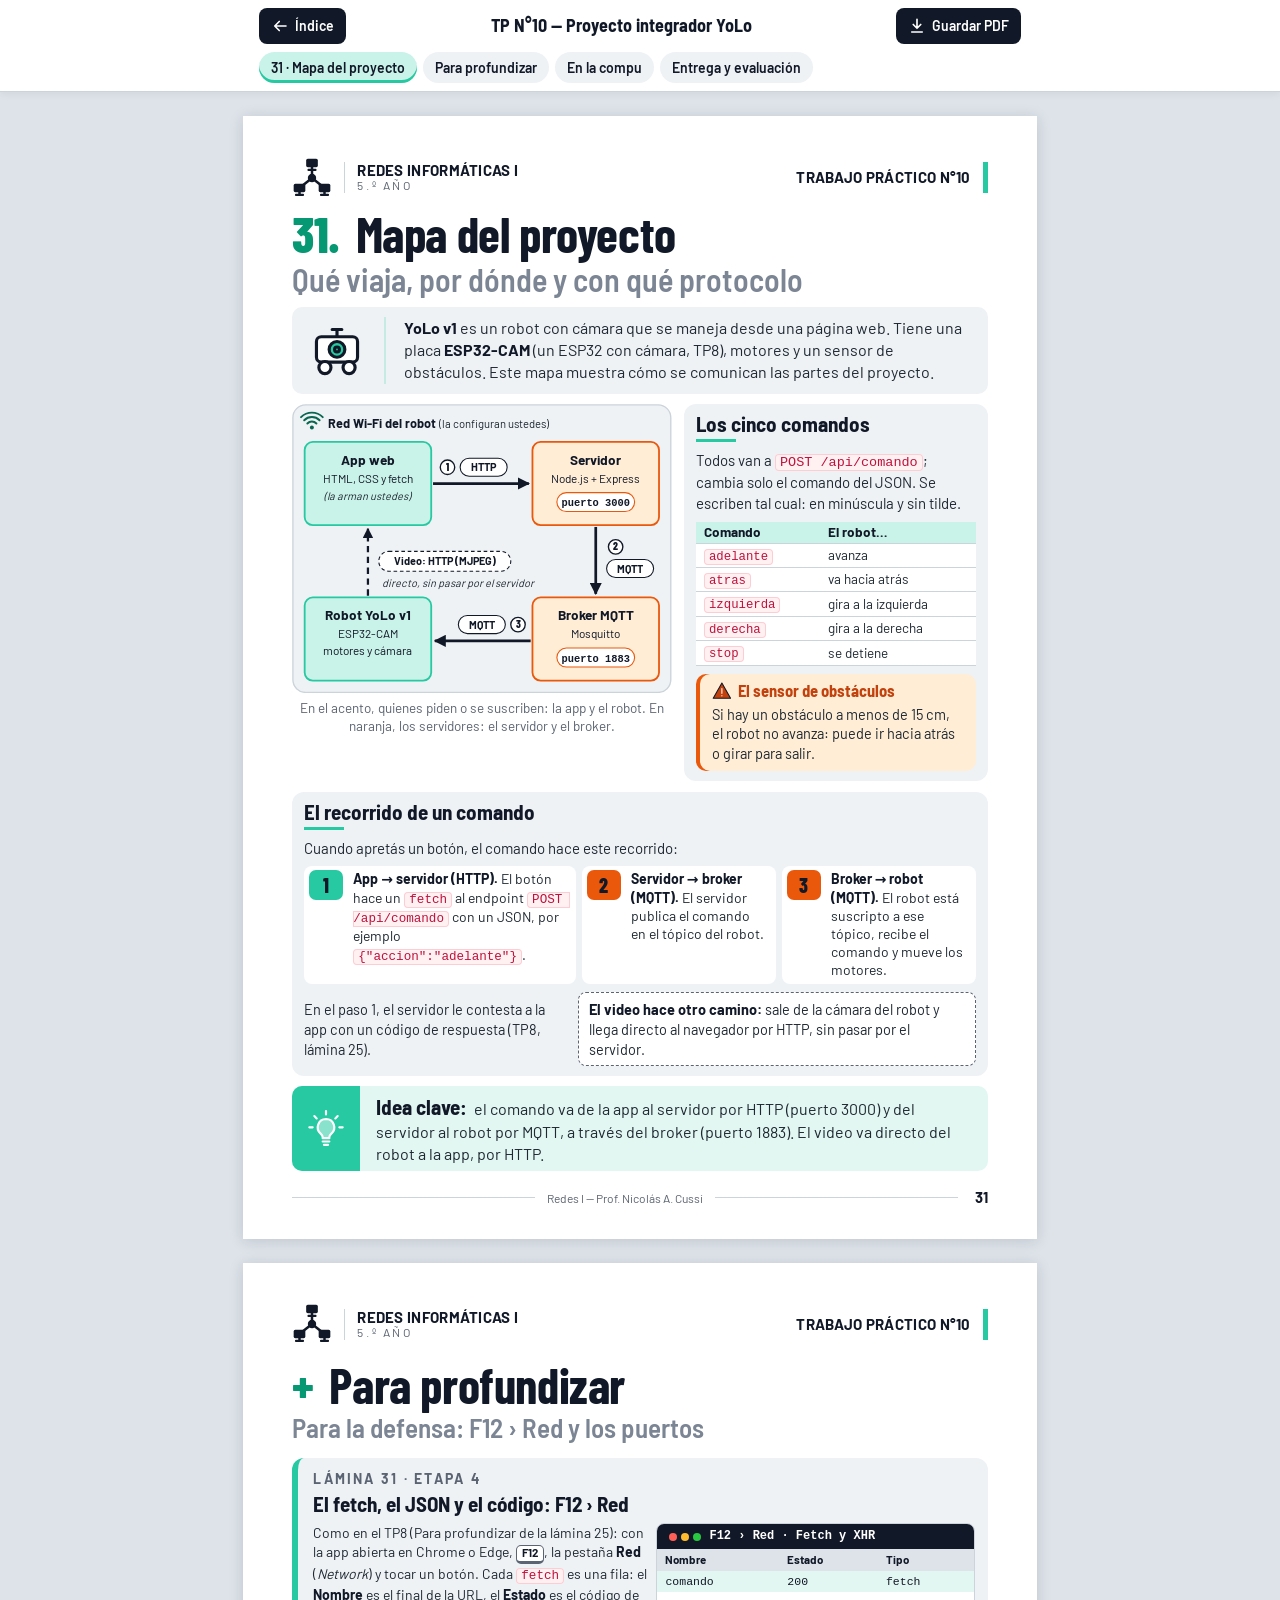
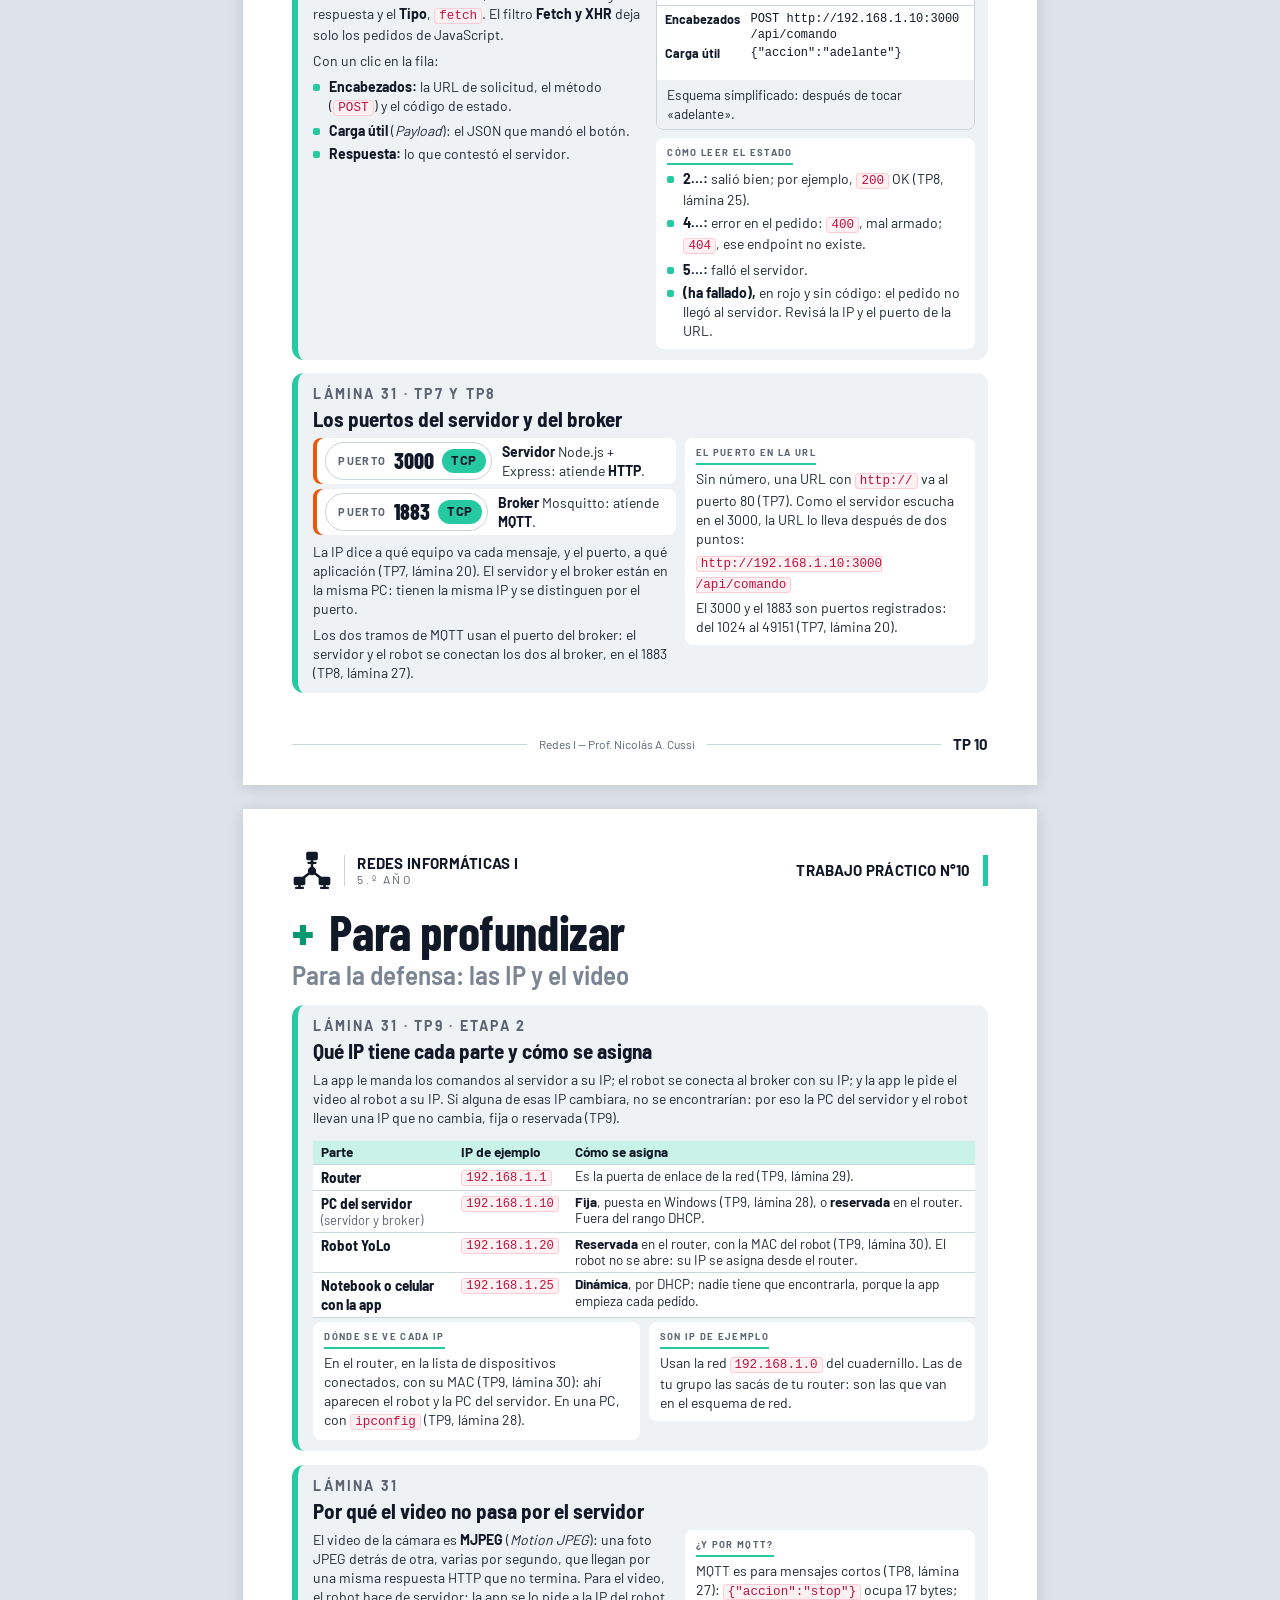
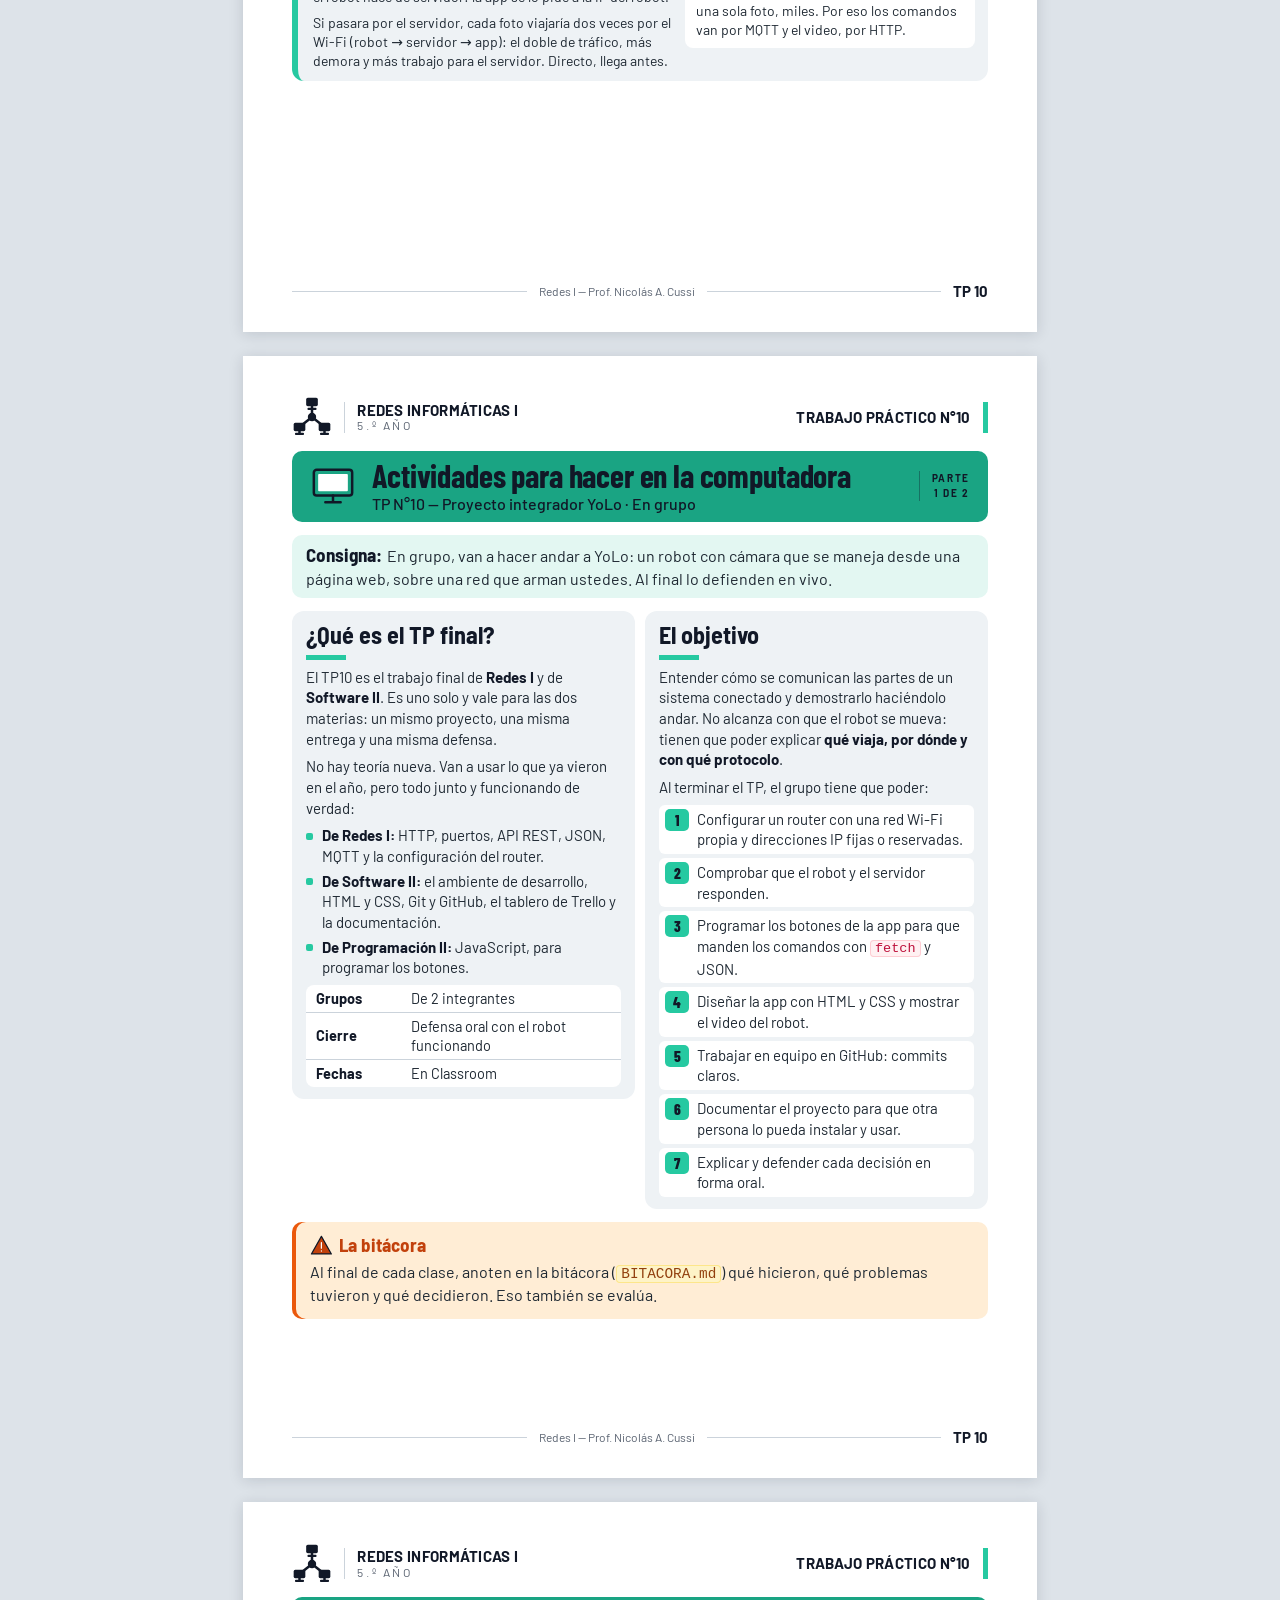
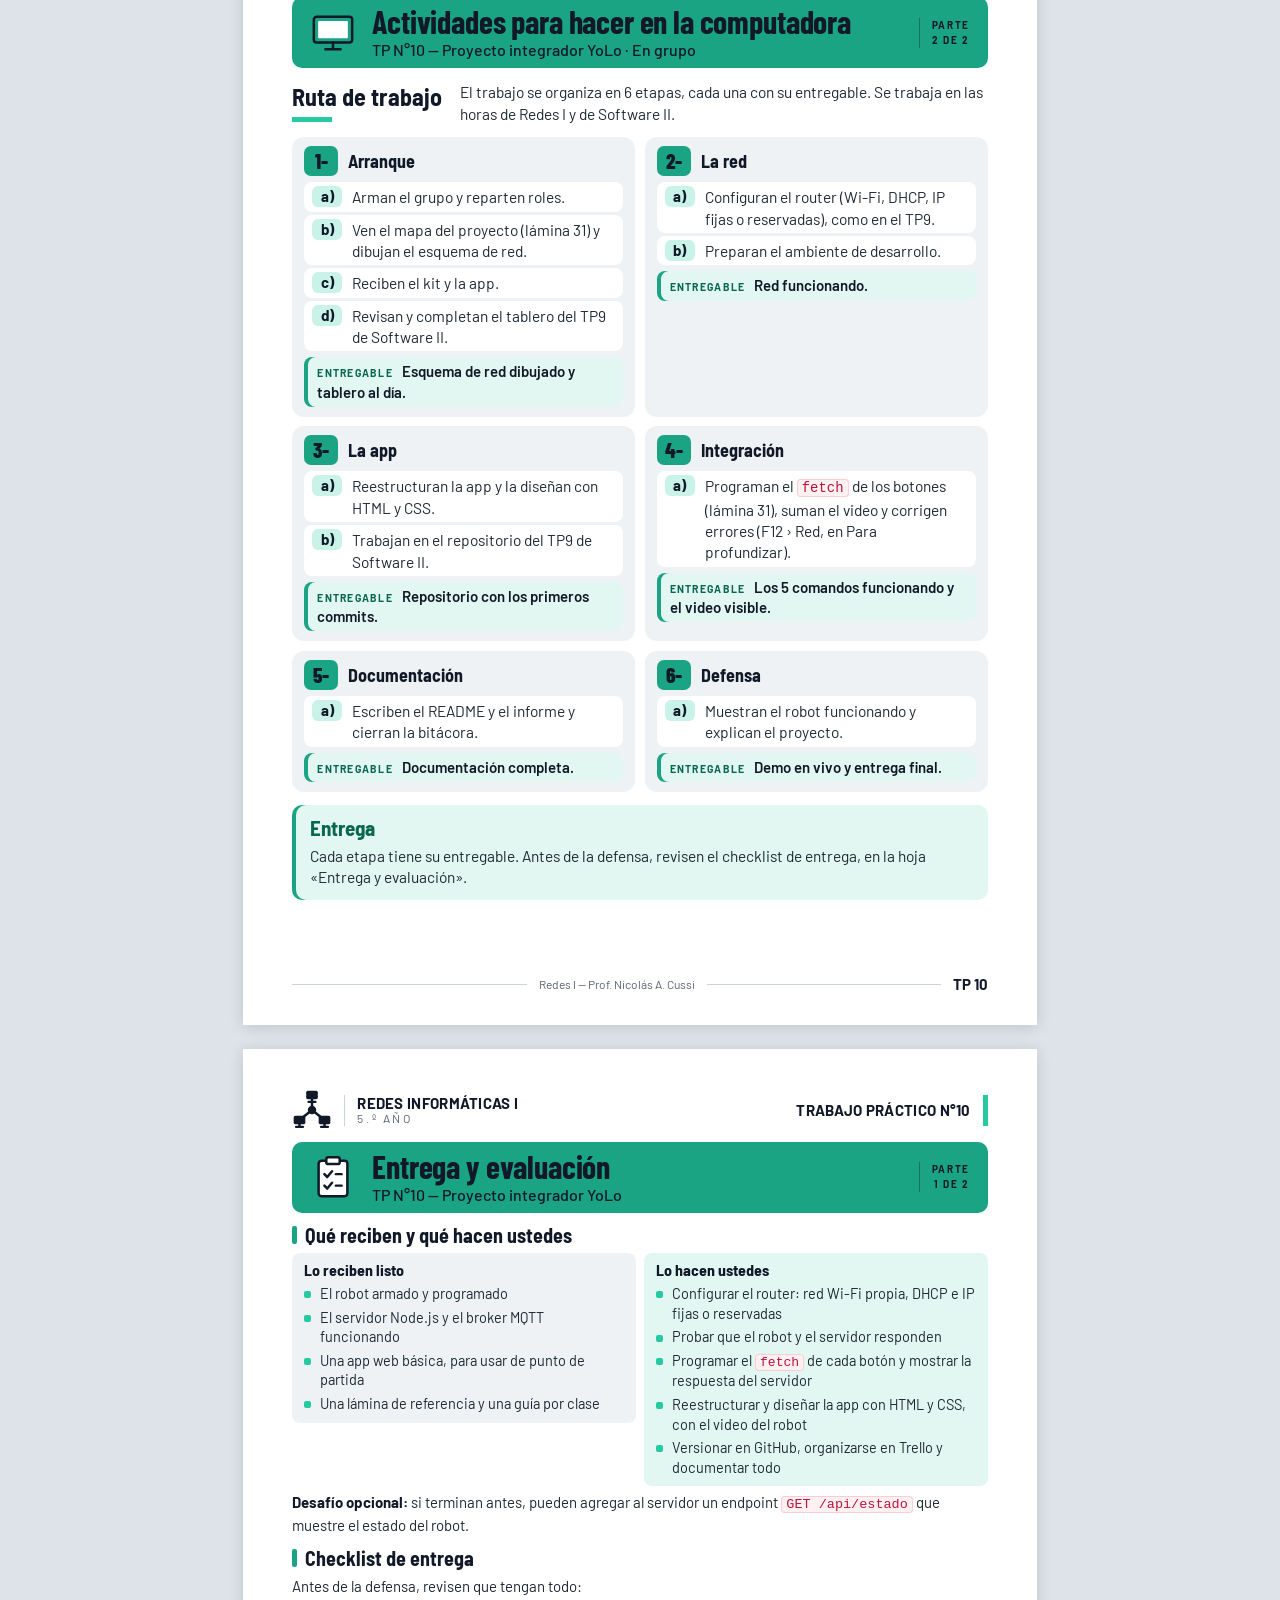
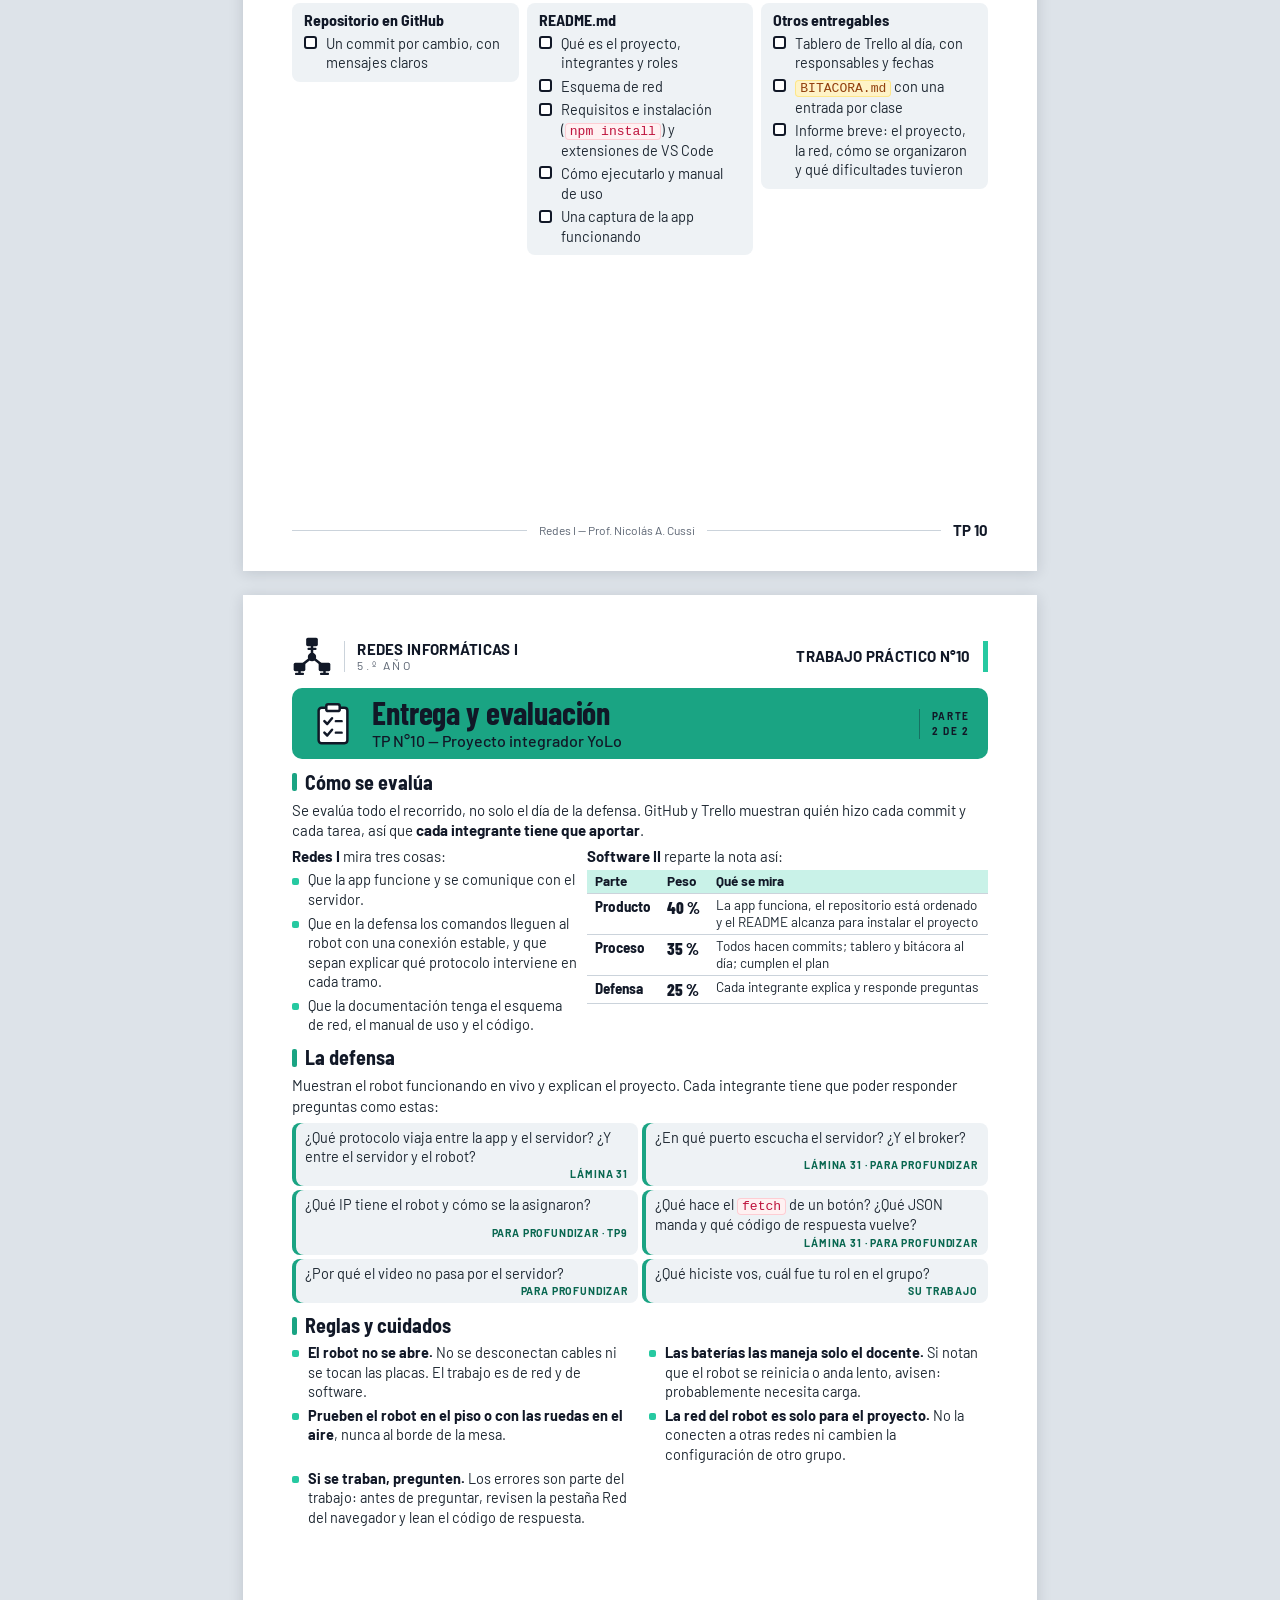
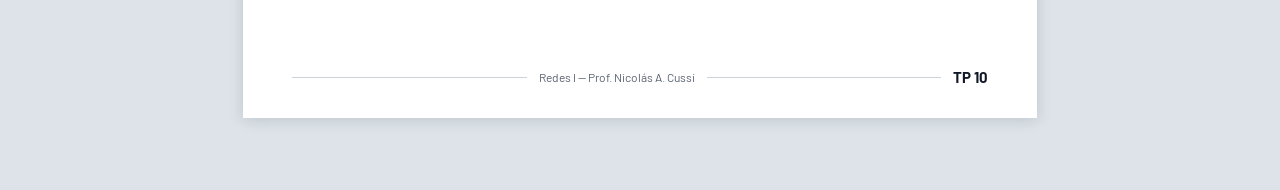
<file: unidades/tp10.html>
<!DOCTYPE html>
<html lang="es-AR">
<head>
  <meta charset="utf-8">
  <meta name="viewport" content="width=device-width, initial-scale=1">
  <title>TP N°10 — Proyecto integrador YoLo · Redes I</title>
  <meta name="description" content="TP N°10 de Redes I: el proyecto integrador YoLo, trabajo final de Redes I y de Software II. El mapa del proyecto (app web, servidor, broker MQTT y robot), F12 › Red, las IP y los puertos, la ruta de trabajo en 6 etapas, la entrega y la defensa. Prof. Nicolás A. Cussi.">
  <meta name="theme-color" content="#26C9A1">
  <link rel="preload" href="../assets/fonts/barlow-latin-400-normal.woff2" as="font" type="font/woff2" crossorigin>
  <link rel="preload" href="../assets/fonts/barlow-semi-condensed-latin-700-normal.woff2" as="font" type="font/woff2" crossorigin>
  <link rel="stylesheet" href="../assets/css/estilos.css">
</head>
<body data-tp="10">

<!-- ====== Íconos (SVG simples) ====== -->
<svg width="0" height="0" style="position:absolute" aria-hidden="true" focusable="false">
  <defs>
    <!-- Red en estrella: tres equipos conectados a un nodo central -->
    <symbol id="i-red-solido" viewBox="0 0 48 48">
      <path d="M24 24V15M24 24L9 36M24 24l15 12" style="fill:none;stroke:currentColor;stroke-width:3;stroke-linecap:round"/>
      <g style="fill:currentColor;stroke:none">
        <circle cx="24" cy="24" r="5"/>
        <rect x="17" y="1" width="14" height="10" rx="2"/>
        <path d="M22.5 10.5h3V13h2.75a1.25 1.25 0 0 1 0 2.5h-8.5a1.25 1.25 0 0 1 0-2.5h2.75z"/>
        <rect x="2" y="31" width="14" height="10" rx="2"/>
        <path d="M7.5 40.5h3V43h2.75a1.25 1.25 0 0 1 0 2.5h-8.5a1.25 1.25 0 0 1 0-2.5h2.75z"/>
        <rect x="32" y="31" width="14" height="10" rx="2"/>
        <path d="M37.5 40.5h3V43h2.75a1.25 1.25 0 0 1 0 2.5h-8.5a1.25 1.25 0 0 1 0-2.5h2.75z"/>
      </g>
    </symbol>
    <symbol id="i-foco" viewBox="0 0 48 48">
      <path d="M24 2.5v4M10 8.5l2.8 2.8M38 8.5l-2.8 2.8M4 22h4M40 22h4"/>
      <path d="M24 12a10 10 0 0 0-6.2 17.8c1.4 1.2 2.2 2.6 2.2 4.2v1h8v-1c0-1.6.8-3 2.2-4.2A10 10 0 0 0 24 12z" style="fill:var(--ac)"/>
      <path d="M20 39h8M21.5 43h5"/>
    </symbol>
    <!-- Robot con cámara, sobre ruedas -->
    <symbol id="i-robot" viewBox="0 0 48 48">
      <path d="M24 13V7M20 7h8"/>
      <rect x="7" y="13" width="34" height="21" rx="4" style="fill:var(--blanco)"/>
      <circle cx="24" cy="23.5" r="6.5" style="fill:var(--ac)"/>
      <circle cx="24" cy="23.5" r="2"/>
      <circle cx="14" cy="38.5" r="5" style="fill:var(--blanco)"/>
      <circle cx="34" cy="38.5" r="5" style="fill:var(--blanco)"/>
    </symbol>
    <symbol id="i-importante" viewBox="0 0 48 48">
      <path d="M24 5 3 42h42z" style="fill:var(--ac)"/>
      <path d="M24 18v12M24 35.5v.5" style="stroke:var(--blanco)"/>
    </symbol>
    <symbol id="i-pc" viewBox="0 0 48 48">
      <rect x="4" y="7" width="40" height="27" rx="3"/>
      <rect x="8.5" y="11.5" width="31" height="18" rx="1" style="fill:var(--ac);stroke:none"/>
      <path d="M24 34v6M16 41h16"/>
    </symbol>
    <!-- Lista con tildes: la entrega -->
    <symbol id="i-lista" viewBox="0 0 48 48">
      <rect x="9" y="7" width="30" height="37" rx="3" style="fill:var(--blanco)"/>
      <rect x="17" y="3.5" width="14" height="7" rx="2" style="fill:var(--ac)"/>
      <path d="M15 21l3 3 5-6M27 21h6M15 33l3 3 5-6M27 33h6"/>
    </symbol>
    <symbol id="i-descarga" viewBox="0 0 24 24">
      <path d="M12 3v12M7 10l5 5 5-5M5 20h14"/>
    </symbol>
    <symbol id="i-atras" viewBox="0 0 24 24">
      <path d="M20 12H5M11 6l-6 6 6 6"/>
    </symbol>
  </defs>
</svg>

<a class="saltar" href="#contenido">Saltar al contenido</a>

<header class="barra">
  <div class="barra__fila">
    <a class="boton barra__volver" href="../indice.html"><svg aria-hidden="true" focusable="false"><use href="#i-atras"/></svg><span>Índice</span></a>
    <span class="barra__titulo">TP N°10 — Proyecto integrador YoLo</span>
    <button class="boton" type="button" data-imprimir aria-label="Guardar en PDF">
      <svg aria-hidden="true" focusable="false"><use href="#i-descarga"/></svg><span><span class="boton__largo">Guardar </span>PDF</span>
    </button>
  </div>
  <nav class="partes" aria-label="Partes del TP N°10">
    <a href="#pag-31">31 · Mapa del proyecto</a>
    <a href="#profundizar">Para profundizar</a>
    <a href="#actividades-2">En la compu</a>
    <a href="#entrega">Entrega y evaluación</a>
  </nav>
</header>

<main id="contenido" class="laminas">
  <h1 class="sr-only">TP N°10 — Proyecto integrador YoLo</h1>

  <!-- =================== LÁMINA 31 =================== -->
  <article class="lamina lamina--densa lamina--compacta lamina--apretada" id="pag-31" aria-labelledby="t31">
    <div class="cab" aria-hidden="true">
      <svg class="cab__logo"><use href="#i-red-solido"/></svg>
      <div class="cab__marca"><b>REDES INFORMÁTICAS I</b><span>5.º AÑO</span></div>
      <div class="cab__lema">TRABAJO PRÁCTICO <span class="cab__lema-n">N°10</span></div>
      <span class="cab__raya"></span>
    </div>

    <div class="tit">
      <h2 class="tit__h" id="t31"><span class="tit__num">31.</span> Mapa del proyecto</h2>
      <p class="tit__sub">Qué viaja, por dónde y con qué protocolo</p>
    </div>

    <div class="intro">
      <svg class="ico ico--xl" aria-hidden="true" focusable="false"><use href="#i-robot"/></svg>
      <p><strong>YoLo v1</strong> es un robot con cámara que se maneja desde una página web. Tiene una placa <strong>ESP32-CAM</strong> (un ESP32 con cámara, TP8), motores y un sensor de obstáculos. Este mapa muestra cómo se comunican las partes del proyecto.</p>
    </div>

    <div class="mapa">
      <figure class="esquema esquema--yolo">
        <svg viewBox="0 0 420 320" role="img" aria-labelledby="yl-t yl-d">
          <title id="yl-t">Mapa del proyecto YoLo</title>
          <desc id="yl-d">Todo está dentro de la red Wi-Fi del robot, que configuran ustedes. Arriba a la izquierda, la app web: HTML, CSS y fetch; la arman ustedes. Arriba a la derecha, el servidor: Node.js más Express, en el puerto 3000. Abajo a la derecha, el broker MQTT: Mosquitto, en el puerto 1883. Abajo a la izquierda, el robot YoLo v1: una ESP32-CAM, con motores y cámara. Flecha 1, de la app al servidor, por HTTP. Flecha 2, del servidor al broker, por MQTT. Flecha 3, del broker al robot, por MQTT. Con línea punteada, el video va del robot a la app por HTTP (MJPEG): directo, sin pasar por el servidor.</desc>
          <defs>
            <marker id="yl-punta" viewBox="0 0 10 10" refX="9" refY="5" markerWidth="4.5" markerHeight="4.5" orient="auto"><path class="yl-punta" d="M0 0 10 5 0 10z"/></marker>
          </defs>
          <rect class="yl-red" x="1" y="1" width="418" height="318" rx="14"/>
          <circle class="yl-wifi-punto" cx="22" cy="26" r="2.2"/>
          <path class="yl-wifi" d="M17 21.5a7 7 0 0 1 10 0M13.5 18a12 12 0 0 1 17 0M10 14.5a17 17 0 0 1 24 0"/>
          <text class="yl-red-rot" x="40" y="27">Red Wi-Fi del robot <tspan class="yl-red-sub">(la configuran ustedes)</tspan></text>

          <rect class="yl-caja yl-caja--pide" x="14" y="42" width="140" height="92" rx="9"/>
          <text class="esq-rot" x="84" y="67" text-anchor="middle">App web</text>
          <text class="esq-txt" x="84" y="87" text-anchor="middle">HTML, CSS y fetch</text>
          <text class="yl-nota" x="84" y="106" text-anchor="middle">(la arman ustedes)</text>

          <rect class="yl-caja yl-caja--responde" x="266" y="42" width="140" height="92" rx="9"/>
          <text class="esq-rot" x="336" y="67" text-anchor="middle">Servidor</text>
          <text class="esq-txt" x="336" y="87" text-anchor="middle">Node.js + Express</text>
          <rect class="yl-pill" x="293" y="98" width="86" height="21" rx="10.5"/>
          <text class="yl-pill-txt" x="336" y="113" text-anchor="middle">puerto 3000</text>

          <rect class="yl-caja yl-caja--responde" x="266" y="214" width="140" height="92" rx="9"/>
          <text class="esq-rot" x="336" y="239" text-anchor="middle">Broker MQTT</text>
          <text class="esq-txt" x="336" y="259" text-anchor="middle">Mosquitto</text>
          <rect class="yl-pill" x="293" y="270" width="86" height="21" rx="10.5"/>
          <text class="yl-pill-txt" x="336" y="285" text-anchor="middle">puerto 1883</text>

          <rect class="yl-caja yl-caja--pide" x="14" y="214" width="140" height="92" rx="9"/>
          <text class="esq-rot" x="84" y="239" text-anchor="middle">Robot YoLo v1</text>
          <text class="esq-txt" x="84" y="259" text-anchor="middle">ESP32-CAM</text>
          <text class="esq-txt" x="84" y="278" text-anchor="middle">motores y cámara</text>

          <path class="yl-flecha" d="M156 88H262" marker-end="url(#yl-punta)"/>
          <circle class="esq-num" cx="172" cy="70" r="8"/><text class="esq-num-txt" x="172" y="74" text-anchor="middle">1</text>
          <rect class="yl-tag" x="186" y="60" width="52" height="20" rx="10"/>
          <text class="yl-tag-txt" x="212" y="74.5" text-anchor="middle">HTTP</text>

          <path class="yl-flecha" d="M336 136V210" marker-end="url(#yl-punta)"/>
          <circle class="esq-num" cx="358" cy="158" r="8"/><text class="esq-num-txt" x="358" y="162" text-anchor="middle">2</text>
          <rect class="yl-tag" x="348" y="172" width="52" height="20" rx="10"/>
          <text class="yl-tag-txt" x="374" y="186.5" text-anchor="middle">MQTT</text>

          <path class="yl-flecha" d="M264 262H158" marker-end="url(#yl-punta)"/>
          <rect class="yl-tag" x="184" y="234" width="52" height="20" rx="10"/>
          <text class="yl-tag-txt" x="210" y="248.5" text-anchor="middle">MQTT</text>
          <circle class="esq-num" cx="250" cy="244" r="8"/><text class="esq-num-txt" x="250" y="248" text-anchor="middle">3</text>

          <path class="yl-video" d="M84 212V138" marker-end="url(#yl-punta)"/>
          <rect class="yl-tag yl-tag--video" x="96" y="163" width="146" height="22" rx="11"/>
          <text class="yl-tag-txt" x="169" y="178.5" text-anchor="middle">Video: HTTP (MJPEG)</text>
          <text class="yl-nota" x="100" y="203">directo, sin pasar por el servidor</text>
        </svg>
        <figcaption>En el acento, quienes piden o se suscriben: la app y el robot. En naranja, los servidores: el servidor y el broker.</figcaption>
      </figure>

      <section class="panel comandos" aria-labelledby="cm31">
        <div class="panel__cab"><h3 class="subtitulo" id="cm31">Los cinco comandos</h3></div>
        <p>Todos van a <code>POST /api/comando</code>; cambia solo el comando del JSON. Se escriben tal cual: en minúscula y sin tilde.</p>
        <table class="tabla-puertos tabla-comandos">
          <caption class="sr-only">Los cinco comandos y qué hace el robot con cada uno</caption>
          <thead><tr><th scope="col">Comando</th><th scope="col">El robot…</th></tr></thead>
          <tbody>
            <tr><th scope="row"><code>adelante</code></th><td>avanza</td></tr>
            <tr><th scope="row"><code>atras</code></th><td>va hacia atrás</td></tr>
            <tr><th scope="row"><code>izquierda</code></th><td>gira a la izquierda</td></tr>
            <tr><th scope="row"><code>derecha</code></th><td>gira a la derecha</td></tr>
            <tr><th scope="row"><code>stop</code></th><td>se detiene</td></tr>
          </tbody>
        </table>
        <div class="nota nota--importante">
          <h4><svg class="ico tit-ico" aria-hidden="true" focusable="false"><use href="#i-importante"/></svg>El sensor de obstáculos</h4>
          <p>Si hay un obstáculo a menos de 15 cm, el robot no avanza: puede ir hacia atrás o girar para salir.</p>
        </div>
      </section>
    </div>

    <section class="panel recorrido" aria-labelledby="rc31">
      <div class="panel__cab"><h3 class="subtitulo" id="rc31">El recorrido de un comando</h3></div>
      <p>Cuando apretás un botón, el comando hace este recorrido:</p>
      <ol class="lista-pasos recorrido__pasos" aria-label="El recorrido de un comando">
        <li class="grupo"><b>1</b><span><strong>App → servidor (HTTP).</strong> El botón hace un <code>fetch</code> al endpoint <code>POST /api/comando</code> con un JSON, por ejemplo <code class="sin-corte">{"accion":"adelante"}</code>.</span></li>
        <li class="grupo grupo--naranja"><b>2</b><span><strong>Servidor → broker (MQTT).</strong> El servidor publica el comando en el tópico del robot.</span></li>
        <li class="grupo grupo--naranja"><b>3</b><span><strong>Broker → robot (MQTT).</strong> El robot está suscripto a ese tópico, recibe el comando y mueve los motores.</span></li>
      </ol>
      <div class="recorrido__notas">
        <p>En el paso 1, el servidor le contesta a la app con un código de respuesta (TP8, lámina 25).</p>
        <p class="recorrido__video"><strong>El video hace otro camino:</strong> sale de la cámara del robot y llega directo al navegador por HTTP, sin pasar por el servidor.</p>
      </div>
    </section>

    <aside class="idea" aria-label="Idea clave">
      <span class="idea__ico"><svg class="ico" aria-hidden="true" focusable="false"><use href="#i-foco"/></svg></span>
      <p><strong>Idea clave:</strong> el comando va de la app al servidor por HTTP (puerto 3000) y del servidor al robot por MQTT, a través del broker (puerto 1883). El video va directo del robot a la app, por HTTP.</p>
    </aside>

    <footer class="pie">
      <span class="pie__linea"></span>
      <span>Redes I — Prof. Nicolás A. Cussi</span>
      <span class="pie__linea"></span>
      <span class="pie__num" aria-label="Lámina 31">31</span>
    </footer>
  </article>

  <!-- =================== PARA PROFUNDIZAR =================== -->
  <article class="lamina lamina--pf lamina--arriba" id="profundizar" aria-labelledby="tpf">
    <div class="cab" aria-hidden="true">
      <svg class="cab__logo"><use href="#i-red-solido"/></svg>
      <div class="cab__marca"><b>REDES INFORMÁTICAS I</b><span>5.º AÑO</span></div>
      <div class="cab__lema">TRABAJO PRÁCTICO <span class="cab__lema-n">N°10</span></div>
      <span class="cab__raya"></span>
    </div>

    <div class="tit">
      <h2 class="tit__h" id="tpf"><span class="tit__num">+</span> Para profundizar</h2>
      <p class="tit__sub">Para la defensa: F12 › Red y los puertos</p>
    </div>

    <div class="pf-grid pf-grid--1">
      <section class="pf" aria-labelledby="pf-red">
        <p class="pf__etiqueta">Lámina 31 · Etapa 4</p>
        <h3 class="pf__titulo" id="pf-red">El fetch, el JSON y el código: F12 › Red</h3>
        <div class="pf__cols pf__cols--red">
          <div class="pf__texto">
            <p>Como en el TP8 (Para profundizar de la lámina 25): con la app abierta en Chrome o Edge, <kbd>F12</kbd>, la pestaña <strong>Red</strong> (<em>Network</em>) y tocar un botón. Cada <code>fetch</code> es una fila: el <strong>Nombre</strong> es el final de la URL, el <strong>Estado</strong> es el código de respuesta y el <strong>Tipo</strong>, <code>fetch</code>. El filtro <strong>Fetch y XHR</strong> deja solo los pedidos de JavaScript.</p>
            <p>Con un clic en la fila:</p>
            <ul class="pf__lista">
              <li><strong>Encabezados:</strong> la URL de solicitud, el método (<code>POST</code>) y el código de estado.</li>
              <li><strong>Carga útil</strong> (<em>Payload</em>): el JSON que mandó el botón.</li>
              <li><strong>Respuesta:</strong> lo que contestó el servidor.</li>
            </ul>
          </div>
          <div class="red-lado">
            <figure class="captura captura--red">
              <div class="captura__barra" aria-hidden="true">F12 › Red · Fetch y XHR</div>
              <table>
                <caption class="sr-only">Ejemplo de la pestaña Red después de tocar el botón adelante</caption>
                <thead><tr><th scope="col">Nombre</th><th scope="col">Estado</th><th scope="col">Tipo</th></tr></thead>
                <tbody><tr class="pide"><td>comando</td><td>200</td><td>fetch</td></tr></tbody>
              </table>
              <dl class="red-detalle">
                <dt>Encabezados</dt><dd>POST http://192.168.1.10:3000<wbr>/api/comando</dd>
                <dt>Carga útil</dt><dd>{"accion":"adelante"}</dd>
              </dl>
              <figcaption class="captura__pie">Esquema simplificado: después de tocar «adelante».</figcaption>
            </figure>
            <div class="pf__caja">
              <h4>Cómo leer el Estado</h4>
              <ul class="pf__lista">
                <li><strong>2…:</strong> salió bien; por ejemplo, <code>200</code> OK (TP8, lámina 25).</li>
                <li><strong>4…:</strong> error en el pedido: <code>400</code>, mal armado; <code>404</code>, ese endpoint no existe.</li>
                <li><strong>5…:</strong> falló el servidor.</li>
                <li><strong>(ha fallado),</strong> en rojo y sin código: el pedido no llegó al servidor. Revisá la IP y el puerto de la URL.</li>
              </ul>
            </div>
          </div>
        </div>
      </section>

      <section class="pf" aria-labelledby="pf-puertos">
        <p class="pf__etiqueta">Lámina 31 · TP7 y TP8</p>
        <h3 class="pf__titulo" id="pf-puertos">Los puertos del servidor y del broker</h3>
        <div class="pf__cols pf__cols--lado">
          <div class="pf__texto">
            <ul class="puertos-yolo">
              <li class="grupo grupo--naranja"><p class="puerto"><span class="puerto__rot">Puerto</span><b class="puerto__num">3000</b><span class="etq etq--tcp">TCP</span></p><p><strong>Servidor</strong> Node.js + Express: atiende <strong>HTTP</strong>.</p></li>
              <li class="grupo grupo--naranja"><p class="puerto"><span class="puerto__rot">Puerto</span><b class="puerto__num">1883</b><span class="etq etq--tcp">TCP</span></p><p><strong>Broker</strong> Mosquitto: atiende <strong>MQTT</strong>.</p></li>
            </ul>
            <p>La IP dice a qué equipo va cada mensaje, y el puerto, a qué aplicación (TP7, lámina 20). El servidor y el broker están en la misma PC: tienen la misma IP y se distinguen por el puerto.</p>
            <p>Los dos tramos de MQTT usan el puerto del broker: el servidor y el robot se conectan los dos al broker, en el 1883 (TP8, lámina 27).</p>
          </div>
          <div class="pf__caja">
            <h4>El puerto en la URL</h4>
            <p>Sin número, una URL con <code>http://</code> va al puerto 80 (TP7). Como el servidor escucha en el 3000, la URL lo lleva después de dos puntos:</p>
            <p><code class="cod-url">http://192.168.1.10:3000<wbr>/api/comando</code></p>
            <p>El 3000 y el 1883 son puertos registrados: del 1024 al 49151 (TP7, lámina 20).</p>
          </div>
        </div>
      </section>
    </div>

    <footer class="pie">
      <span class="pie__linea"></span>
      <span>Redes I — Prof. Nicolás A. Cussi</span>
      <span class="pie__linea"></span>
      <span class="pie__num">TP 10</span>
    </footer>
  </article>

  <!-- =================== PARA PROFUNDIZAR · Hoja 2 =================== -->
  <article class="lamina lamina--pf lamina--arriba" id="profundizar-2" aria-labelledby="tpf2">
    <div class="cab" aria-hidden="true">
      <svg class="cab__logo"><use href="#i-red-solido"/></svg>
      <div class="cab__marca"><b>REDES INFORMÁTICAS I</b><span>5.º AÑO</span></div>
      <div class="cab__lema">TRABAJO PRÁCTICO <span class="cab__lema-n">N°10</span></div>
      <span class="cab__raya"></span>
    </div>

    <div class="tit">
      <h2 class="tit__h" id="tpf2"><span class="tit__num">+</span> Para profundizar</h2>
      <p class="tit__sub">Para la defensa: las IP y el video</p>
    </div>

    <div class="pf-grid pf-grid--1">
      <section class="pf" aria-labelledby="pf-ip">
        <p class="pf__etiqueta">Lámina 31 · TP9 · Etapa 2</p>
        <h3 class="pf__titulo" id="pf-ip">Qué IP tiene cada parte y cómo se asigna</h3>
        <p>La app le manda los comandos al servidor a su IP; el robot se conecta al broker con su IP; y la app le pide el video al robot a su IP. Si alguna de esas IP cambiara, no se encontrarían: por eso la PC del servidor y el robot llevan una IP que no cambia, fija o reservada (TP9).</p>
        <table class="tabla-puertos tabla-ip">
          <caption class="sr-only">Las partes del proyecto, una IP de ejemplo para cada una y cómo se asigna</caption>
          <thead><tr><th scope="col">Parte</th><th scope="col">IP de ejemplo</th><th scope="col">Cómo se asigna</th></tr></thead>
          <tbody>
            <tr><th scope="row">Router</th><td><code class="cod-ip">192.168.1.1</code></td><td>Es la puerta de enlace de la red (TP9, lámina 29).</td></tr>
            <tr><th scope="row">PC del servidor <span>(servidor y broker)</span></th><td><code class="cod-ip">192.168.1.10</code></td><td><strong>Fija</strong>, puesta en Windows (TP9, lámina 28), o <strong>reservada</strong> en el router. Fuera del rango DHCP.</td></tr>
            <tr><th scope="row">Robot YoLo</th><td><code class="cod-ip">192.168.1.20</code></td><td><strong>Reservada</strong> en el router, con la MAC del robot (TP9, lámina 30). El robot no se abre: su IP se asigna desde el router.</td></tr>
            <tr><th scope="row">Notebook o celular con la app</th><td><code class="cod-ip">192.168.1.25</code></td><td><strong>Dinámica</strong>, por DHCP: nadie tiene que encontrarla, porque la app empieza cada pedido.</td></tr>
          </tbody>
        </table>
        <div class="pf__cols pf__cols--2">
          <div class="pf__caja">
            <h4>Dónde se ve cada IP</h4>
            <p>En el router, en la lista de dispositivos conectados, con su MAC (TP9, lámina 30): ahí aparecen el robot y la PC del servidor. En una PC, con <code class="cod-cmd">ipconfig</code> (TP9, lámina 28).</p>
          </div>
          <div class="pf__caja">
            <h4>Son IP de ejemplo</h4>
            <p>Usan la red <code class="cod-ip">192.168.1.0</code> del cuadernillo. Las de tu grupo las sacás de tu router: son las que van en el esquema de red.</p>
          </div>
        </div>
      </section>

      <section class="pf" aria-labelledby="pf-video">
        <p class="pf__etiqueta">Lámina 31</p>
        <h3 class="pf__titulo" id="pf-video">Por qué el video no pasa por el servidor</h3>
        <div class="pf__cols pf__cols--lado">
          <div class="pf__texto">
            <p>El video de la cámara es <strong>MJPEG</strong> (<em>Motion JPEG</em>): una foto JPEG detrás de otra, varias por segundo, que llegan por una misma respuesta HTTP que no termina. Para el video, el robot hace de servidor: la app se lo pide a la IP del robot.</p>
            <p>Si pasara por el servidor, cada foto viajaría dos veces por el Wi-Fi (robot → servidor → app): el doble de tráfico, más demora y más trabajo para el servidor. Directo, llega antes.</p>
          </div>
          <div class="pf__caja">
            <h4>¿Y por MQTT?</h4>
            <p>MQTT es para mensajes cortos (TP8, lámina 27): <code>{"accion":"stop"}</code> ocupa 17 bytes; una sola foto, miles. Por eso los comandos van por MQTT y el video, por HTTP.</p>
          </div>
        </div>
      </section>
    </div>

    <footer class="pie">
      <span class="pie__linea"></span>
      <span>Redes I — Prof. Nicolás A. Cussi</span>
      <span class="pie__linea"></span>
      <span class="pie__num">TP 10</span>
    </footer>
  </article>

  <!-- =================== ACTIVIDADES EN LA COMPUTADORA · Parte 1 =================== -->
  <article class="lamina lamina--act lamina--compu lamina--densa" id="actividades-2" aria-labelledby="act-2">
    <div class="cab" aria-hidden="true">
      <svg class="cab__logo"><use href="#i-red-solido"/></svg>
      <div class="cab__marca"><b>REDES INFORMÁTICAS I</b><span>5.º AÑO</span></div>
      <div class="cab__lema">TRABAJO PRÁCTICO <span class="cab__lema-n">N°10</span></div>
      <span class="cab__raya"></span>
    </div>

    <header class="act-banda">
      <svg class="ico" aria-hidden="true" focusable="false"><use href="#i-pc"/></svg>
      <div>
        <h2 id="act-2">Actividades para hacer en la computadora</h2>
        <p>TP N°10 — Proyecto integrador YoLo · En grupo</p>
      </div>
      <span class="act-banda__parte">Parte<br>1 de 2</span>
    </header>

    <p class="consigna"><strong>Consigna:</strong> En grupo, van a hacer andar a YoLo: un robot con cámara que se maneja desde una página web, sobre una red que arman ustedes. Al final lo defienden en vivo.</p>

    <div class="tpfinal">
      <section class="panel" aria-labelledby="tf10">
        <div class="panel__cab"><h3 class="subtitulo" id="tf10">¿Qué es el TP final?</h3></div>
        <p>El TP10 es el trabajo final de <strong>Redes I</strong> y de <strong>Software II</strong>. Es uno solo y vale para las dos materias: un mismo proyecto, una misma entrega y una misma defensa.</p>
        <p>No hay teoría nueva. Van a usar lo que ya vieron en el año, pero todo junto y funcionando de verdad:</p>
        <ul class="pf__lista">
          <li><strong>De Redes I:</strong> HTTP, puertos, API REST, JSON, MQTT y la configuración del router.</li>
          <li><strong>De Software II:</strong> el ambiente de desarrollo, HTML y CSS, Git y GitHub, el tablero de Trello y la documentación.</li>
          <li><strong>De Programación II:</strong> JavaScript, para programar los botones.</li>
        </ul>
        <table class="datos">
          <caption class="sr-only">Datos del TP final</caption>
          <tbody>
            <tr><th scope="row">Grupos</th><td>De 2 integrantes</td></tr>
            <tr><th scope="row">Cierre</th><td>Defensa oral con el robot funcionando</td></tr>
            <tr><th scope="row">Fechas</th><td>En Classroom</td></tr>
          </tbody>
        </table>
      </section>

      <section class="panel" aria-labelledby="ob10">
        <div class="panel__cab"><h3 class="subtitulo" id="ob10">El objetivo</h3></div>
        <p>Entender cómo se comunican las partes de un sistema conectado y demostrarlo haciéndolo andar. No alcanza con que el robot se mueva: tienen que poder explicar <strong>qué viaja, por dónde y con qué protocolo</strong>.</p>
        <p>Al terminar el TP, el grupo tiene que poder:</p>
        <ol class="objetivos">
          <li>Configurar un router con una red Wi-Fi propia y direcciones IP fijas o reservadas.</li>
          <li>Comprobar que el robot y el servidor responden.</li>
          <li>Programar los botones de la app para que manden los comandos con <code>fetch</code> y JSON.</li>
          <li>Diseñar la app con HTML y CSS y mostrar el video del robot.</li>
          <li>Trabajar en equipo en GitHub: commits claros.</li>
          <li>Documentar el proyecto para que otra persona lo pueda instalar y usar.</li>
          <li>Explicar y defender cada decisión en forma oral.</li>
        </ol>
      </section>
    </div>

    <div class="nota nota--importante">
      <h3><svg class="ico tit-ico" aria-hidden="true" focusable="false"><use href="#i-importante"/></svg>La bitácora</h3>
      <p>Al final de cada clase, anoten en la bitácora (<code class="cod-archivo">BITACORA.md</code>) qué hicieron, qué problemas tuvieron y qué decidieron. Eso también se evalúa.</p>
    </div>

    <footer class="pie">
      <span class="pie__linea"></span>
      <span>Redes I — Prof. Nicolás A. Cussi</span>
      <span class="pie__linea"></span>
      <span class="pie__num">TP 10</span>
    </footer>
  </article>

  <!-- =================== ACTIVIDADES EN LA COMPUTADORA · Parte 2 =================== -->
  <article class="lamina lamina--act lamina--compu lamina--densa" id="actividades-3" aria-labelledby="act-3">
    <div class="cab" aria-hidden="true">
      <svg class="cab__logo"><use href="#i-red-solido"/></svg>
      <div class="cab__marca"><b>REDES INFORMÁTICAS I</b><span>5.º AÑO</span></div>
      <div class="cab__lema">TRABAJO PRÁCTICO <span class="cab__lema-n">N°10</span></div>
      <span class="cab__raya"></span>
    </div>

    <header class="act-banda">
      <svg class="ico" aria-hidden="true" focusable="false"><use href="#i-pc"/></svg>
      <div>
        <h2 id="act-3">Actividades para hacer en la computadora</h2>
        <p>TP N°10 — Proyecto integrador YoLo · En grupo</p>
      </div>
      <span class="act-banda__parte">Parte<br>2 de 2</span>
    </header>

    <section class="ruta" aria-labelledby="ru10">
      <h3 class="subtitulo" id="ru10">Ruta de trabajo</h3>
      <p class="ruta__intro">El trabajo se organiza en 6 etapas, cada una con su entregable. Se trabaja en las horas de Redes I y de Software II.</p>
    </section>

    <ol class="acts acts--2col">
      <li class="act">
        <h3 class="act__titulo"><span class="act__num">1-</span> Arranque</h3>
        <ol class="act__items">
          <li><b class="act__letra">a)</b><div>Arman el grupo y reparten roles.</div></li>
          <li><b class="act__letra">b)</b><div>Ven el mapa del proyecto (lámina 31) y dibujan el esquema de red.</div></li>
          <li><b class="act__letra">c)</b><div>Reciben el kit y la app.</div></li>
          <li><b class="act__letra">d)</b><div>Revisan y completan el tablero del TP9 de Software II.</div></li>
        </ol>
        <p class="etapa__entregable"><span>Entregable</span> Esquema de red dibujado y tablero al día.</p>
      </li>
      <li class="act">
        <h3 class="act__titulo"><span class="act__num">2-</span> La red</h3>
        <ol class="act__items">
          <li><b class="act__letra">a)</b><div>Configuran el router (Wi-Fi, DHCP, IP fijas o reservadas), como en el TP9.</div></li>
          <li><b class="act__letra">b)</b><div>Preparan el ambiente de desarrollo.</div></li>
        </ol>
        <p class="etapa__entregable"><span>Entregable</span> Red funcionando.</p>
      </li>
      <li class="act">
        <h3 class="act__titulo"><span class="act__num">3-</span> La app</h3>
        <ol class="act__items">
          <li><b class="act__letra">a)</b><div>Reestructuran la app y la diseñan con HTML y CSS.</div></li>
          <li><b class="act__letra">b)</b><div>Trabajan en el repositorio del TP9 de Software II.</div></li>
        </ol>
        <p class="etapa__entregable"><span>Entregable</span> Repositorio con los primeros commits.</p>
      </li>
      <li class="act">
        <h3 class="act__titulo"><span class="act__num">4-</span> Integración</h3>
        <ol class="act__items">
          <li><b class="act__letra">a)</b><div>Programan el <code>fetch</code> de los botones (lámina 31), suman el video y corrigen errores (F12 › Red, en Para profundizar).</div></li>
        </ol>
        <p class="etapa__entregable"><span>Entregable</span> Los 5 comandos funcionando y el video visible.</p>
      </li>
      <li class="act">
        <h3 class="act__titulo"><span class="act__num">5-</span> Documentación</h3>
        <ol class="act__items">
          <li><b class="act__letra">a)</b><div>Escriben el README y el informe y cierran la bitácora.</div></li>
        </ol>
        <p class="etapa__entregable"><span>Entregable</span> Documentación completa.</p>
      </li>
      <li class="act">
        <h3 class="act__titulo"><span class="act__num">6-</span> Defensa</h3>
        <ol class="act__items">
          <li><b class="act__letra">a)</b><div>Muestran el robot funcionando y explican el proyecto.</div></li>
        </ol>
        <p class="etapa__entregable"><span>Entregable</span> Demo en vivo y entrega final.</p>
      </li>
    </ol>

    <section class="entrega" aria-labelledby="entrega10">
      <h3 class="entrega__tit" id="entrega10">Entrega</h3>
      <p>Cada etapa tiene su entregable. Antes de la defensa, revisen el checklist de entrega, en la hoja «Entrega y evaluación».</p>
    </section>

    <footer class="pie">
      <span class="pie__linea"></span>
      <span>Redes I — Prof. Nicolás A. Cussi</span>
      <span class="pie__linea"></span>
      <span class="pie__num">TP 10</span>
    </footer>
  </article>

  <!-- =================== ENTREGA Y EVALUACIÓN · Parte 1 =================== -->
  <article class="lamina lamina--act lamina--compu lamina--densa lamina--entrega" id="entrega" aria-labelledby="ent-1">
    <div class="cab" aria-hidden="true">
      <svg class="cab__logo"><use href="#i-red-solido"/></svg>
      <div class="cab__marca"><b>REDES INFORMÁTICAS I</b><span>5.º AÑO</span></div>
      <div class="cab__lema">TRABAJO PRÁCTICO <span class="cab__lema-n">N°10</span></div>
      <span class="cab__raya"></span>
    </div>

    <header class="act-banda">
      <svg class="ico" aria-hidden="true" focusable="false"><use href="#i-lista"/></svg>
      <div>
        <h2 id="ent-1">Entrega y evaluación</h2>
        <p>TP N°10 — Proyecto integrador YoLo</p>
      </div>
      <span class="act-banda__parte">Parte<br>1 de 2</span>
    </header>

    <section class="recibe" aria-labelledby="rec10">
      <h3 class="ent__tit" id="rec10">Qué reciben y qué hacen ustedes</h3>
      <div class="recibe__cols">
        <div class="recibe__col">
          <h4>Lo reciben listo</h4>
          <ul class="pf__lista">
            <li>El robot armado y programado</li>
            <li>El servidor Node.js y el broker MQTT funcionando</li>
            <li>Una app web básica, para usar de punto de partida</li>
            <li>Una lámina de referencia y una guía por clase</li>
          </ul>
        </div>
        <div class="recibe__col recibe__col--hacen">
          <h4>Lo hacen ustedes</h4>
          <ul class="pf__lista">
            <li>Configurar el router: red Wi-Fi propia, DHCP e IP fijas o reservadas</li>
            <li>Probar que el robot y el servidor responden</li>
            <li>Programar el <code>fetch</code> de cada botón y mostrar la respuesta del servidor</li>
            <li>Reestructurar y diseñar la app con HTML y CSS, con el video del robot</li>
            <li>Versionar en GitHub, organizarse en Trello y documentar todo</li>
          </ul>
        </div>
      </div>
      <p class="recibe__desafio"><strong>Desafío opcional:</strong> si terminan antes, pueden agregar al servidor un endpoint <code>GET /api/estado</code> que muestre el estado del robot.</p>
    </section>

    <section class="checklist" aria-labelledby="chk10">
      <h3 class="ent__tit" id="chk10">Checklist de entrega</h3>
      <p>Antes de la defensa, revisen que tengan todo:</p>
      <div class="checklist__cols">
        <div>
          <h4>Repositorio en GitHub</h4>
          <ul class="casillas">
            <li>Un commit por cambio, con mensajes claros</li>
          </ul>
        </div>
        <div>
          <h4>README.md</h4>
          <ul class="casillas">
            <li>Qué es el proyecto, integrantes y roles</li>
            <li>Esquema de red</li>
            <li>Requisitos e instalación <span class="sin-corte">(<code class="cod-cmd">npm install</code>)</span> y extensiones de VS Code</li>
            <li>Cómo ejecutarlo y manual de uso</li>
            <li>Una captura de la app funcionando</li>
          </ul>
        </div>
        <div>
          <h4>Otros entregables</h4>
          <ul class="casillas">
            <li>Tablero de Trello al día, con responsables y fechas</li>
            <li><code class="cod-archivo">BITACORA.md</code> con una entrada por clase</li>
            <li>Informe breve: el proyecto, la red, cómo se organizaron y qué dificultades tuvieron</li>
          </ul>
        </div>
      </div>
    </section>

    <footer class="pie">
      <span class="pie__linea"></span>
      <span>Redes I — Prof. Nicolás A. Cussi</span>
      <span class="pie__linea"></span>
      <span class="pie__num">TP 10</span>
    </footer>
  </article>

  <!-- =================== ENTREGA Y EVALUACIÓN · Parte 2 =================== -->
  <article class="lamina lamina--act lamina--compu lamina--densa lamina--entrega" id="entrega-2" aria-labelledby="ent-2">
    <div class="cab" aria-hidden="true">
      <svg class="cab__logo"><use href="#i-red-solido"/></svg>
      <div class="cab__marca"><b>REDES INFORMÁTICAS I</b><span>5.º AÑO</span></div>
      <div class="cab__lema">TRABAJO PRÁCTICO <span class="cab__lema-n">N°10</span></div>
      <span class="cab__raya"></span>
    </div>

    <header class="act-banda">
      <svg class="ico" aria-hidden="true" focusable="false"><use href="#i-lista"/></svg>
      <div>
        <h2 id="ent-2">Entrega y evaluación</h2>
        <p>TP N°10 — Proyecto integrador YoLo</p>
      </div>
      <span class="act-banda__parte">Parte<br>2 de 2</span>
    </header>

    <section class="evalua" aria-labelledby="ev10">
      <h3 class="ent__tit" id="ev10">Cómo se evalúa</h3>
      <p>Se evalúa todo el recorrido, no solo el día de la defensa. GitHub y Trello muestran quién hizo cada commit y cada tarea, así que <strong>cada integrante tiene que aportar</strong>.</p>
      <div class="evalua__cols">
        <div>
          <h4><strong>Redes I</strong> mira tres cosas:</h4>
          <ul class="pf__lista">
            <li>Que la app funcione y se comunique con el servidor.</li>
            <li>Que en la defensa los comandos lleguen al robot con una conexión estable, y que sepan explicar qué protocolo interviene en cada tramo.</li>
            <li>Que la documentación tenga el esquema de red, el manual de uso y el código.</li>
          </ul>
        </div>
        <div>
          <h4><strong>Software II</strong> reparte la nota así:</h4>
          <table class="tabla-puertos tabla-nota">
            <caption class="sr-only">Cómo reparte la nota Software II: parte, peso y qué se mira</caption>
            <thead><tr><th scope="col">Parte</th><th scope="col">Peso</th><th scope="col">Qué se mira</th></tr></thead>
            <tbody>
              <tr><th scope="row">Producto</th><td class="tabla-nota__peso">40 %</td><td>La app funciona, el repositorio está ordenado y el README alcanza para instalar el proyecto</td></tr>
              <tr><th scope="row">Proceso</th><td class="tabla-nota__peso">35 %</td><td>Todos hacen commits; tablero y bitácora al día; cumplen el plan</td></tr>
              <tr><th scope="row">Defensa</th><td class="tabla-nota__peso">25 %</td><td>Cada integrante explica y responde preguntas</td></tr>
            </tbody>
          </table>
        </div>
      </div>
    </section>

    <section class="defensa" aria-labelledby="df10">
      <h3 class="ent__tit" id="df10">La defensa</h3>
      <p>Muestran el robot funcionando en vivo y explican el proyecto. Cada integrante tiene que poder responder preguntas como estas:</p>
      <ul class="defensa__preguntas">
        <li><span>¿Qué protocolo viaja entre la app y el servidor? ¿Y entre el servidor y el robot?</span> <span class="donde">Lámina 31</span></li>
        <li><span>¿En qué puerto escucha el servidor? ¿Y el broker?</span> <span class="donde">Lámina 31 · Para profundizar</span></li>
        <li><span>¿Qué IP tiene el robot y cómo se la asignaron?</span> <span class="donde">Para profundizar · TP9</span></li>
        <li><span>¿Qué hace el <code>fetch</code> de un botón? ¿Qué JSON manda y qué código de respuesta vuelve?</span> <span class="donde">Lámina 31 · Para profundizar</span></li>
        <li><span>¿Por qué el video no pasa por el servidor?</span> <span class="donde">Para profundizar</span></li>
        <li><span>¿Qué hiciste vos, cuál fue tu rol en el grupo?</span> <span class="donde">Su trabajo</span></li>
      </ul>
    </section>

    <section class="reglas" aria-labelledby="rg10">
      <h3 class="ent__tit" id="rg10">Reglas y cuidados</h3>
      <ul class="pf__lista reglas__lista">
        <li><strong>El robot no se abre.</strong> No se desconectan cables ni se tocan las placas. El trabajo es de red y de software.</li>
        <li><strong>Las baterías las maneja solo el docente.</strong> Si notan que el robot se reinicia o anda lento, avisen: probablemente necesita carga.</li>
        <li><strong>Prueben el robot en el piso o con las ruedas en el aire</strong>, nunca al borde de la mesa.</li>
        <li><strong>La red del robot es solo para el proyecto.</strong> No la conecten a otras redes ni cambien la configuración de otro grupo.</li>
        <li><strong>Si se traban, pregunten.</strong> Los errores son parte del trabajo: antes de preguntar, revisen la pestaña Red del navegador y lean el código de respuesta.</li>
      </ul>
    </section>

    <footer class="pie">
      <span class="pie__linea"></span>
      <span>Redes I — Prof. Nicolás A. Cussi</span>
      <span class="pie__linea"></span>
      <span class="pie__num">TP 10</span>
    </footer>
  </article>
</main>

<script src="../assets/js/actividades.js"></script>
</body>
</html>
</file>
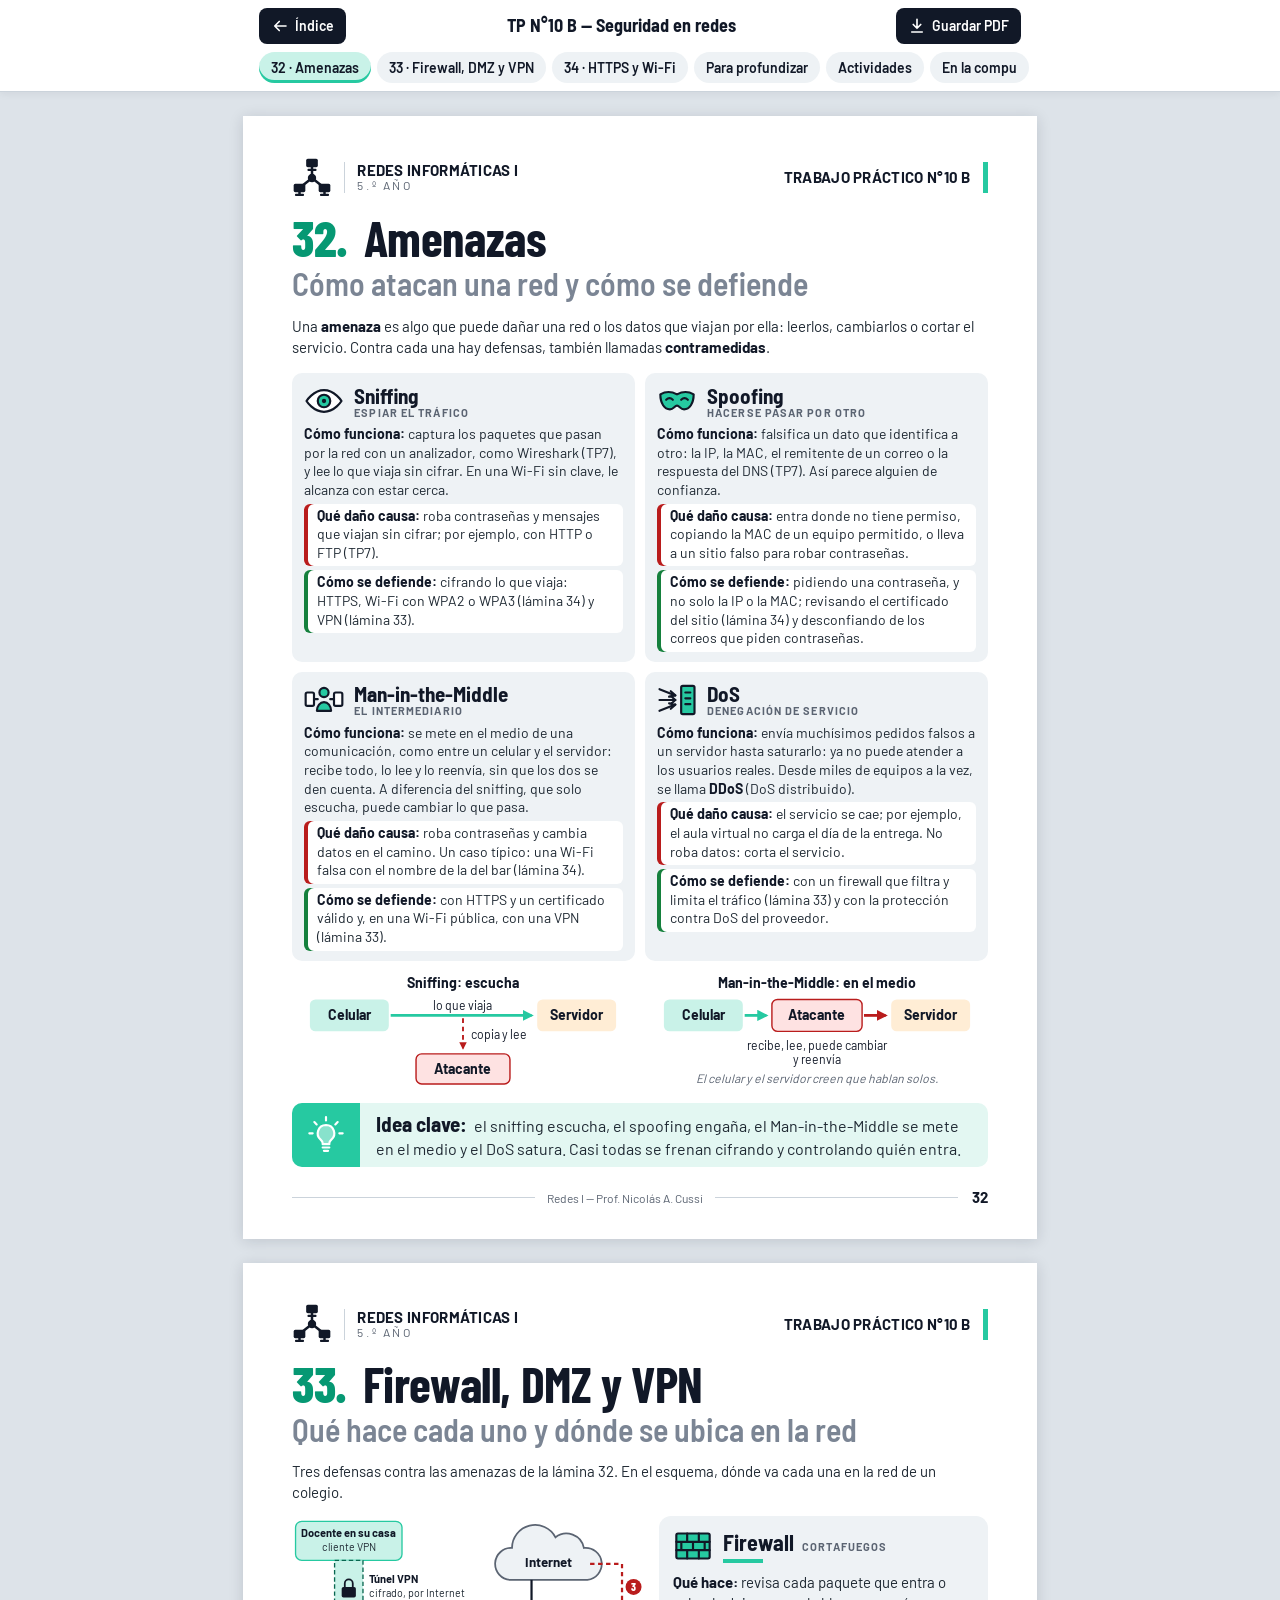
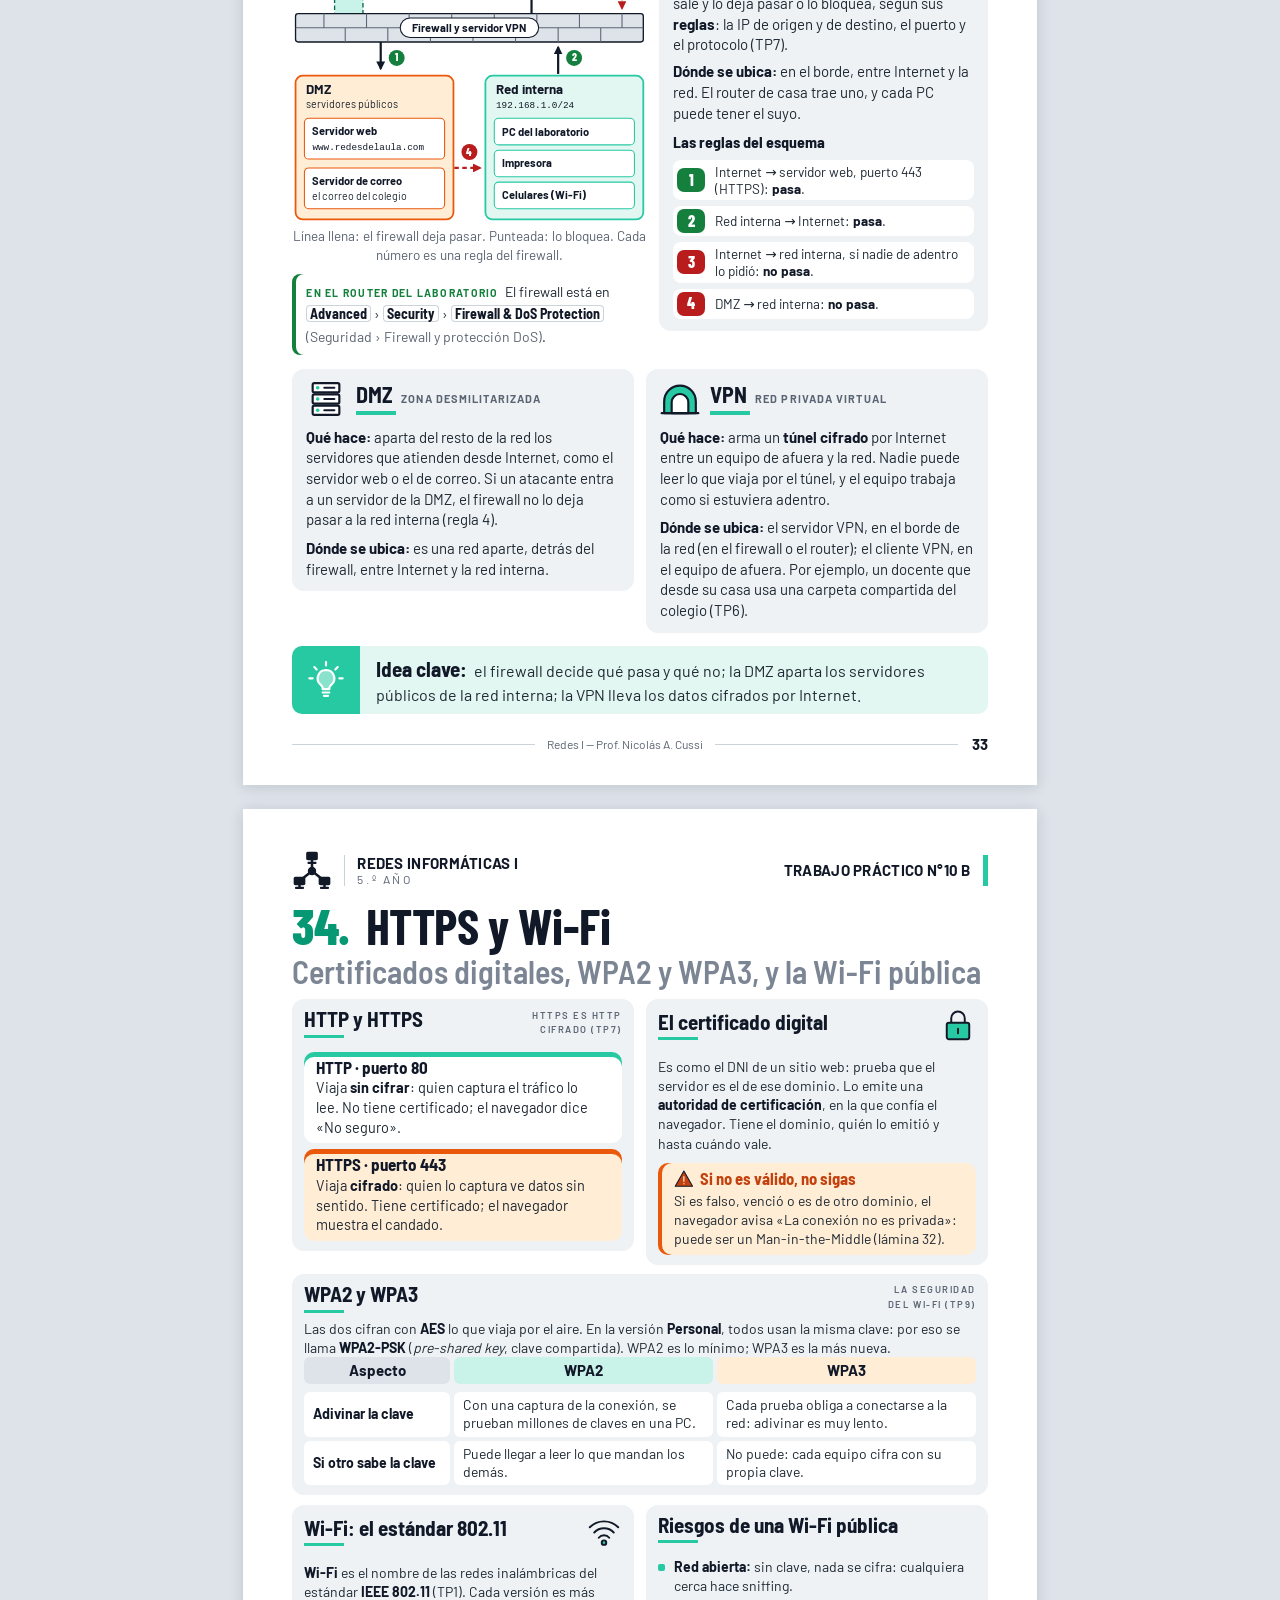
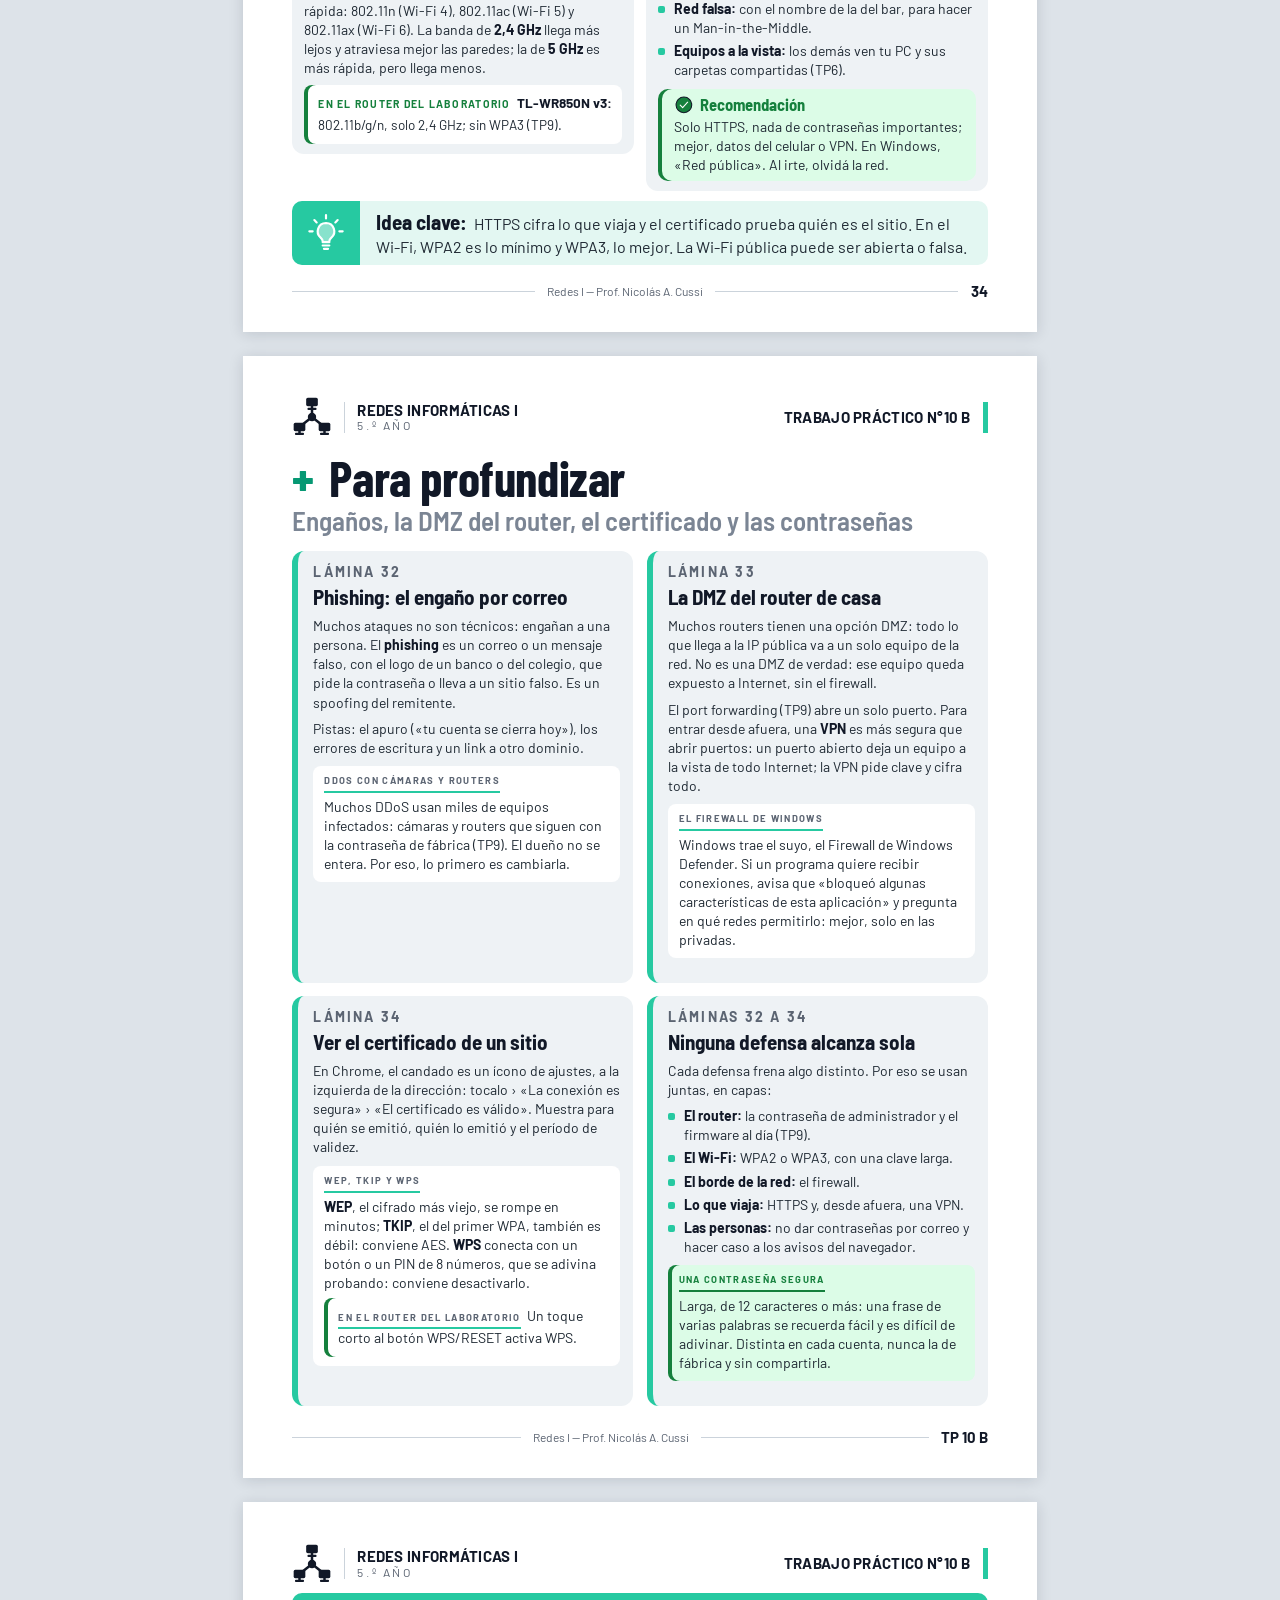
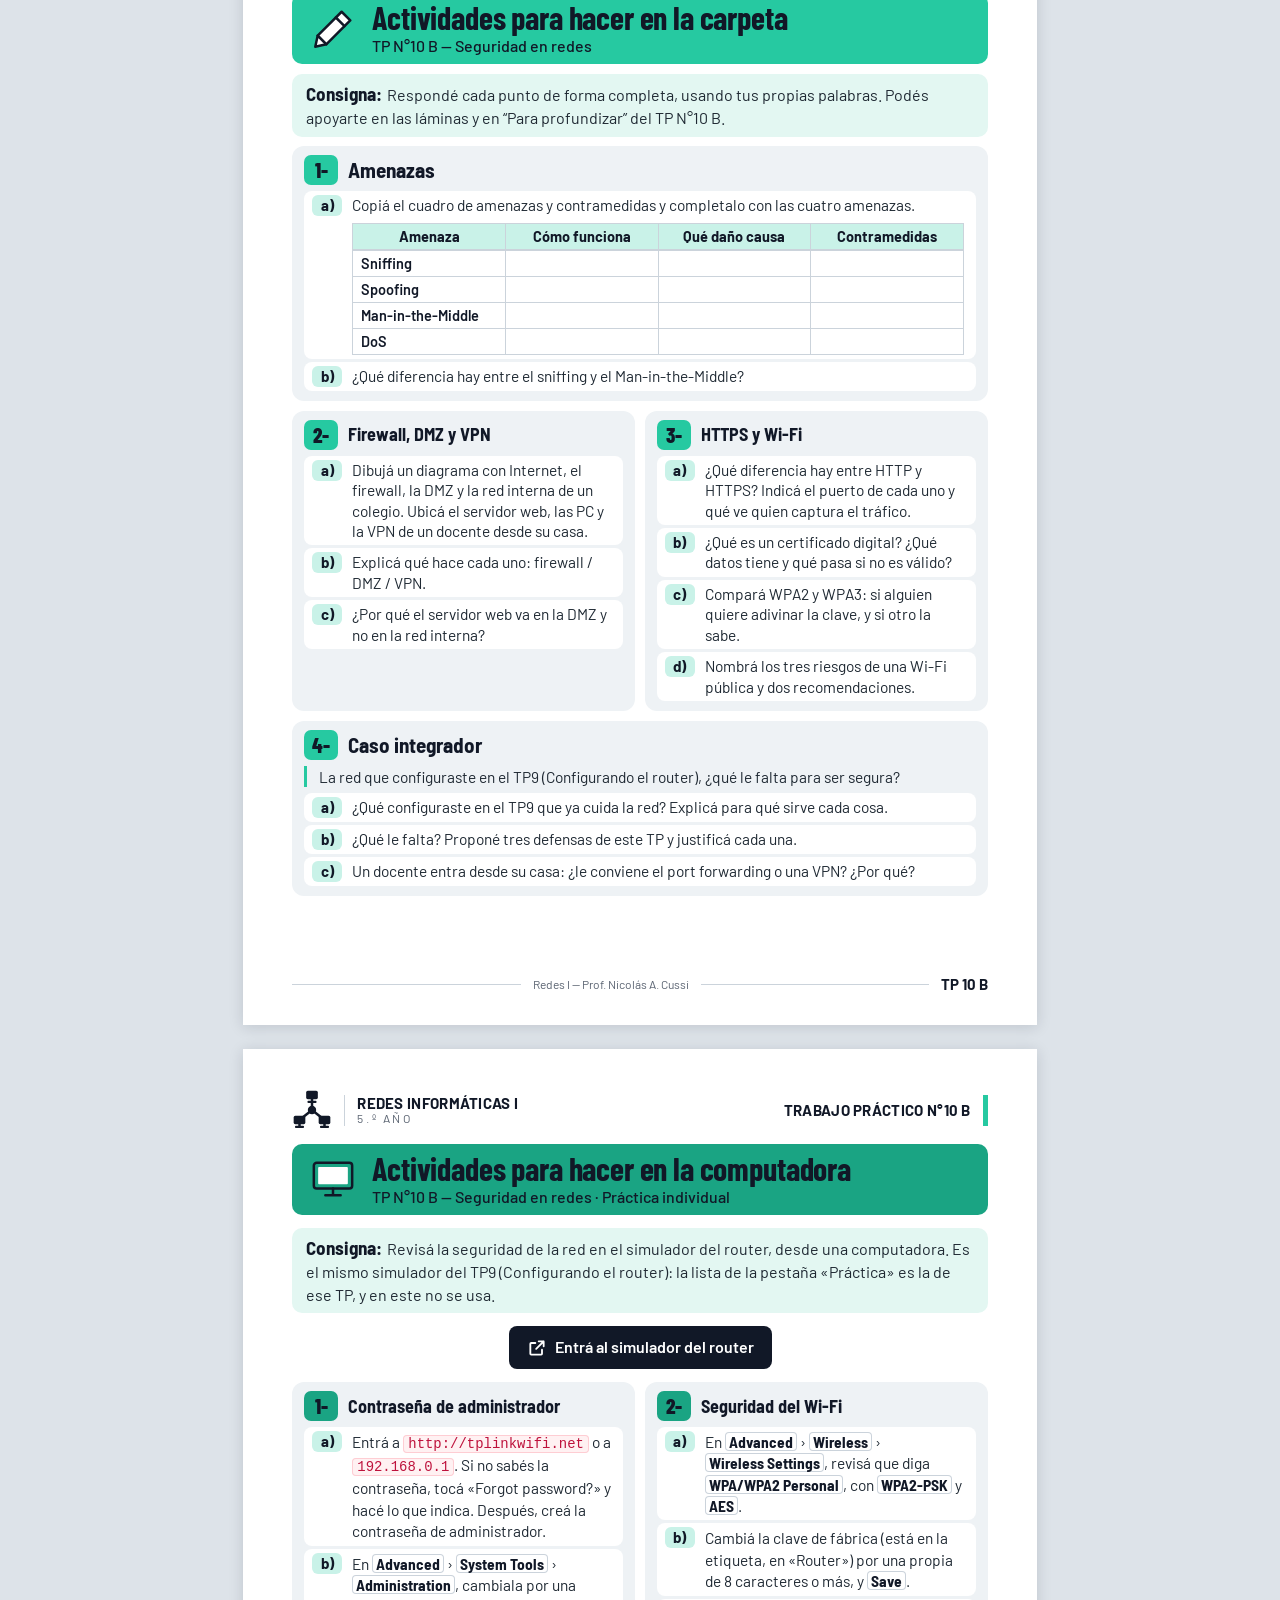
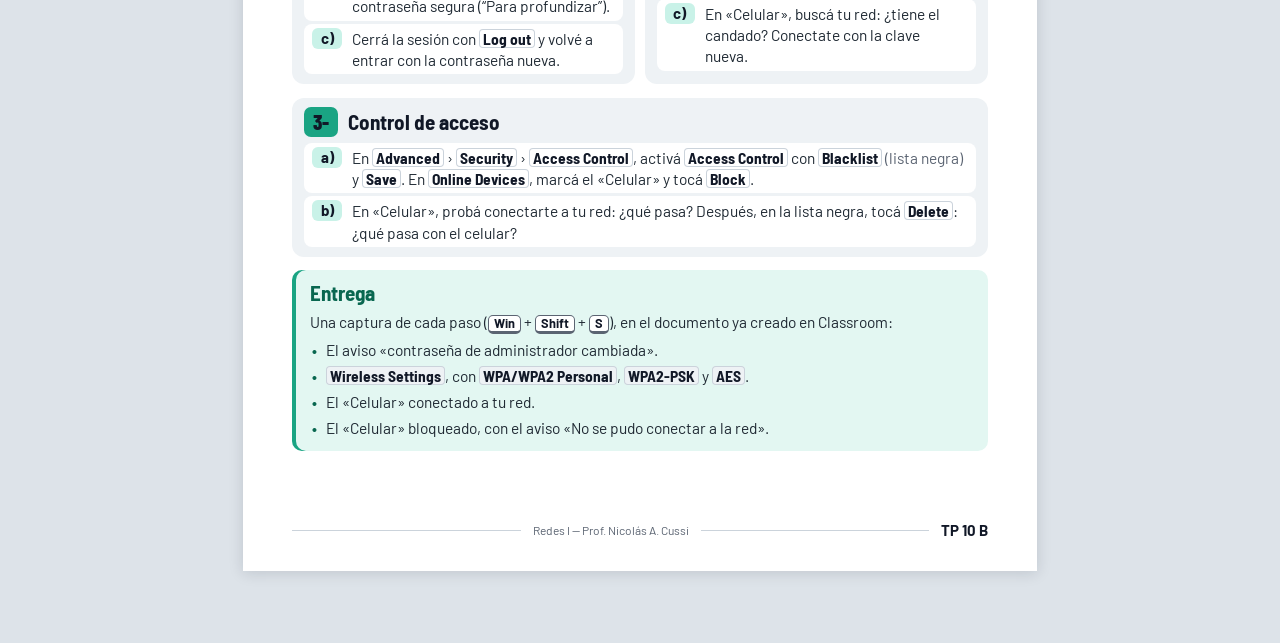
<file: unidades/tp11.html>
<!DOCTYPE html>
<html lang="es-AR">
<head>
  <meta charset="utf-8">
  <meta name="viewport" content="width=device-width, initial-scale=1">
  <title>TP N°10 B — Seguridad en redes · Redes I</title>
  <meta name="description" content="TP N°10 B de Redes I: amenazas (sniffing, spoofing, Man-in-the-Middle y DoS), firewall, DMZ y VPN, HTTPS y certificados digitales, Wi-Fi con WPA2 y WPA3 y los riesgos de una Wi-Fi pública. Prof. Nicolás A. Cussi.">
  <meta name="theme-color" content="#26C9A1">
  <link rel="preload" href="../assets/fonts/barlow-latin-400-normal.woff2" as="font" type="font/woff2" crossorigin>
  <link rel="preload" href="../assets/fonts/barlow-semi-condensed-latin-700-normal.woff2" as="font" type="font/woff2" crossorigin>
  <link rel="stylesheet" href="../assets/css/estilos.css">
</head>
<body data-tp="11">

<!-- ====== Íconos (SVG simples) ====== -->
<svg width="0" height="0" style="position:absolute" aria-hidden="true" focusable="false">
  <defs>
    <!-- Red en estrella: tres equipos conectados a un nodo central -->
    <symbol id="i-red-solido" viewBox="0 0 48 48">
      <path d="M24 24V15M24 24L9 36M24 24l15 12" style="fill:none;stroke:currentColor;stroke-width:3;stroke-linecap:round"/>
      <g style="fill:currentColor;stroke:none">
        <circle cx="24" cy="24" r="5"/>
        <rect x="17" y="1" width="14" height="10" rx="2"/>
        <path d="M22.5 10.5h3V13h2.75a1.25 1.25 0 0 1 0 2.5h-8.5a1.25 1.25 0 0 1 0-2.5h2.75z"/>
        <rect x="2" y="31" width="14" height="10" rx="2"/>
        <path d="M7.5 40.5h3V43h2.75a1.25 1.25 0 0 1 0 2.5h-8.5a1.25 1.25 0 0 1 0-2.5h2.75z"/>
        <rect x="32" y="31" width="14" height="10" rx="2"/>
        <path d="M37.5 40.5h3V43h2.75a1.25 1.25 0 0 1 0 2.5h-8.5a1.25 1.25 0 0 1 0-2.5h2.75z"/>
      </g>
    </symbol>
    <symbol id="i-foco" viewBox="0 0 48 48">
      <path d="M24 2.5v4M10 8.5l2.8 2.8M38 8.5l-2.8 2.8M4 22h4M40 22h4"/>
      <path d="M24 12a10 10 0 0 0-6.2 17.8c1.4 1.2 2.2 2.6 2.2 4.2v1h8v-1c0-1.6.8-3 2.2-4.2A10 10 0 0 0 24 12z" style="fill:var(--ac)"/>
      <path d="M20 39h8M21.5 43h5"/>
    </symbol>
    <symbol id="i-escudo" viewBox="0 0 48 48">
      <path d="M24 4 8 10v12c0 10 7 17.5 16 21 9-3.5 16-11 16-21V10z" style="fill:var(--ac)"/>
      <path d="M17 23.5l5 5 9-10"/>
    </symbol>
    <!-- Sniffing: un ojo que mira el tráfico -->
    <symbol id="i-ojo" viewBox="0 0 48 48">
      <path d="M3 24S11 11 24 11s21 13 21 13-8 13-21 13S3 24 3 24z" style="fill:var(--blanco)"/>
      <circle cx="24" cy="24" r="7.5" style="fill:var(--ac)"/>
      <circle cx="24" cy="24" r="2.6" style="fill:currentColor;stroke:none"/>
    </symbol>
    <!-- Spoofing: un antifaz -->
    <symbol id="i-antifaz" viewBox="0 0 48 48">
      <path d="M4 16c6-3.5 13.5-3.5 20 0 6.5-3.5 14-3.5 20 0 0 11-5 18-11.5 18-4.5 0-5.5-4.5-8.5-4.5s-4 4.5-8.5 4.5C9 34 4 27 4 16z" style="fill:var(--ac)"/>
      <path d="M11 22.5c2.4-2.2 5.6-2.2 8 0M29 22.5c2.4-2.2 5.6-2.2 8 0"/>
    </symbol>
    <!-- Man-in-the-Middle: alguien en el medio de dos equipos -->
    <symbol id="i-medio" viewBox="0 0 48 48">
      <rect x="2" y="15" width="10" height="16" rx="2" style="fill:var(--blanco)"/>
      <rect x="36" y="15" width="10" height="16" rx="2" style="fill:var(--blanco)"/>
      <path d="M12 23h4.5M31.5 23H36"/>
      <circle cx="24" cy="15" r="5.5" style="fill:var(--ac)"/>
      <path d="M15.5 37c0-6 3.8-10.5 8.5-10.5s8.5 4.5 8.5 10.5z" style="fill:var(--ac)"/>
    </symbol>
    <!-- DoS: muchos pedidos contra un servidor -->
    <symbol id="i-saturar" viewBox="0 0 48 48">
      <rect x="29" y="7" width="16" height="34" rx="2" style="fill:var(--ac)"/>
      <path d="M34 15h6M34 22h6M34 29h6"/>
      <path d="M3 11l19 7.5M3 24h19M3 37l19-7.5"/>
      <path d="M16.5 13.5l5.5 5-7.5 1.5M17 19.5l5 4.5-5 4.5M14.5 28l7.5 1.5-5.5 5"/>
    </symbol>
    <!-- Firewall: un muro de ladrillos -->
    <symbol id="i-muro" viewBox="0 0 48 48">
      <rect x="4" y="9" width="40" height="30" rx="2" style="fill:var(--ac)"/>
      <path d="M4 19h40M4 29h40M17 9v10M31 9v10M10 19v10M24 19v10M38 19v10M17 29v10M31 29v10"/>
    </symbol>
    <symbol id="i-servidor" viewBox="0 0 48 48">
      <rect x="8" y="5" width="32" height="11" rx="2" style="fill:var(--blanco)"/>
      <rect x="8" y="18.5" width="32" height="11" rx="2" style="fill:var(--blanco)"/>
      <rect x="8" y="32" width="32" height="11" rx="2" style="fill:var(--blanco)"/>
      <g style="fill:var(--ac);stroke:none"><circle cx="14" cy="10.5" r="2.2"/><circle cx="14" cy="24" r="2.2"/><circle cx="14" cy="37.5" r="2.2"/></g>
      <path d="M22 10.5h12M22 24h12M22 37.5h12"/>
    </symbol>
    <!-- VPN: la entrada de un túnel -->
    <symbol id="i-tunel" viewBox="0 0 48 48">
      <path d="M5 41V27a19 19 0 0 1 38 0v14z" style="fill:var(--ac)"/>
      <path d="M14 41V28a10 10 0 0 1 20 0v13z" style="fill:var(--blanco)"/>
      <path d="M2 41h44"/>
    </symbol>
    <symbol id="i-candado" viewBox="0 0 48 48">
      <path d="M15 21v-6a9 9 0 0 1 18 0v6"/>
      <rect x="9" y="21" width="30" height="22" rx="3" style="fill:var(--ac)"/>
      <path d="M24 29v6"/>
    </symbol>
    <symbol id="i-wifi" viewBox="0 0 48 48">
      <path d="M5 19a27 27 0 0 1 38 0M11 26a18 18 0 0 1 26 0M17 33a9 9 0 0 1 14 0"/>
      <circle cx="24" cy="39.5" r="3" style="fill:var(--ac)"/>
    </symbol>
    <symbol id="i-importante" viewBox="0 0 48 48">
      <path d="M24 5 3 42h42z" style="fill:var(--ac)"/>
      <path d="M24 18v12M24 35.5v.5" style="stroke:var(--blanco)"/>
    </symbol>
    <symbol id="i-consejo" viewBox="0 0 48 48">
      <circle cx="24" cy="24" r="19" style="fill:var(--ac)"/>
      <path d="M15 24.5l6 6 12-13" style="stroke:var(--blanco)"/>
    </symbol>
    <symbol id="i-pc" viewBox="0 0 48 48">
      <rect x="4" y="7" width="40" height="27" rx="3"/>
      <rect x="8.5" y="11.5" width="31" height="18" rx="1" style="fill:var(--ac);stroke:none"/>
      <path d="M24 34v6M16 41h16"/>
    </symbol>
    <symbol id="i-lapiz" viewBox="0 0 48 48">
      <path d="M33 6l9 9-25 25-9-9z" style="fill:var(--ac)"/>
      <path d="M8 31 5.5 42.5 17 40z" style="fill:var(--blanco)"/>
      <path d="M27 12l9 9"/>
    </symbol>
    <symbol id="i-descarga" viewBox="0 0 24 24">
      <path d="M12 3v12M7 10l5 5 5-5M5 20h14"/>
    </symbol>
    <symbol id="i-atras" viewBox="0 0 24 24">
      <path d="M20 12H5M11 6l-6 6 6 6"/>
    </symbol>
    <symbol id="i-afuera" viewBox="0 0 24 24">
      <path d="M14 4h6v6M20 4l-9 9M18 14v5a1 1 0 0 1-1 1H5a1 1 0 0 1-1-1V7a1 1 0 0 1 1-1h5"/>
    </symbol>
  </defs>
</svg>

<a class="saltar" href="#contenido">Saltar al contenido</a>

<header class="barra">
  <div class="barra__fila">
    <a class="boton barra__volver" href="../indice.html"><svg aria-hidden="true" focusable="false"><use href="#i-atras"/></svg><span>Índice</span></a>
    <span class="barra__titulo">TP N°10 B — Seguridad en redes</span>
    <button class="boton" type="button" data-imprimir aria-label="Guardar en PDF">
      <svg aria-hidden="true" focusable="false"><use href="#i-descarga"/></svg><span><span class="boton__largo">Guardar </span>PDF</span>
    </button>
  </div>
  <nav class="partes" aria-label="Partes del TP N°10 B">
    <a href="#pag-32">32 · Amenazas</a>
    <a href="#pag-33">33 · Firewall, DMZ y VPN</a>
    <a href="#pag-34">34 · HTTPS y Wi-Fi</a>
    <a href="#profundizar">Para profundizar</a>
    <a href="#actividades">Actividades</a>
    <a href="#actividades-2">En la compu</a>
  </nav>
</header>

<main id="contenido" class="laminas">
  <h1 class="sr-only">TP N°10 B — Seguridad en redes</h1>

  <!-- =================== LÁMINA 32 =================== -->
  <article class="lamina lamina--densa lamina--compacta lamina--apretada" id="pag-32" aria-labelledby="t32">
    <div class="cab" aria-hidden="true">
      <svg class="cab__logo"><use href="#i-red-solido"/></svg>
      <div class="cab__marca"><b>REDES INFORMÁTICAS I</b><span>5.º AÑO</span></div>
      <div class="cab__lema">TRABAJO PRÁCTICO <span class="cab__lema-n">N°10 B</span></div>
      <span class="cab__raya"></span>
    </div>

    <div class="tit">
      <h2 class="tit__h" id="t32"><span class="tit__num">32.</span> Amenazas</h2>
      <p class="tit__sub">Cómo atacan una red y cómo se defiende</p>
    </div>

    <p class="texto">Una <strong>amenaza</strong> es algo que puede dañar una red o los datos que viajan por ella: leerlos, cambiarlos o cortar el servicio. Contra cada una hay defensas, también llamadas <strong>contramedidas</strong>.</p>

    <ul class="amenazas">
      <li class="amenaza">
        <h3 class="amenaza__tit"><svg class="ico" aria-hidden="true" focusable="false"><use href="#i-ojo"/></svg><span>Sniffing <small>espiar el tráfico</small></span></h3>
        <p><strong>Cómo funciona:</strong> captura los paquetes que pasan por la red con un analizador, como Wireshark (TP7), y lee lo que viaja sin cifrar. En una Wi-Fi sin clave, le alcanza con estar cerca.</p>
        <p class="amenaza__dano"><strong>Qué daño causa:</strong> roba contraseñas y mensajes que viajan sin cifrar; por ejemplo, con HTTP o FTP (TP7).</p>
        <p class="amenaza__defensa"><strong>Cómo se defiende:</strong> cifrando lo que viaja: HTTPS, Wi-Fi con WPA2 o WPA3 (lámina 34) y VPN (lámina 33).</p>
      </li>
      <li class="amenaza">
        <h3 class="amenaza__tit"><svg class="ico" aria-hidden="true" focusable="false"><use href="#i-antifaz"/></svg><span>Spoofing <small>hacerse pasar por otro</small></span></h3>
        <p><strong>Cómo funciona:</strong> falsifica un dato que identifica a otro: la IP, la MAC, el remitente de un correo o la respuesta del DNS (TP7). Así parece alguien de confianza.</p>
        <p class="amenaza__dano"><strong>Qué daño causa:</strong> entra donde no tiene permiso, copiando la MAC de un equipo permitido, o lleva a un sitio falso para robar contraseñas.</p>
        <p class="amenaza__defensa"><strong>Cómo se defiende:</strong> pidiendo una contraseña, y no solo la IP o la MAC; revisando el certificado del sitio (lámina 34) y desconfiando de los correos que piden contraseñas.</p>
      </li>
      <li class="amenaza">
        <h3 class="amenaza__tit"><svg class="ico" aria-hidden="true" focusable="false"><use href="#i-medio"/></svg><span>Man-in-the-Middle <small>el intermediario</small></span></h3>
        <p><strong>Cómo funciona:</strong> se mete en el medio de una comunicación, como entre un celular y el servidor: recibe todo, lo lee y lo reenvía, sin que los dos se den cuenta. A diferencia del sniffing, que solo escucha, puede cambiar lo que pasa.</p>
        <p class="amenaza__dano"><strong>Qué daño causa:</strong> roba contraseñas y cambia datos en el camino. Un caso típico: una Wi-Fi falsa con el nombre de la del bar (lámina 34).</p>
        <p class="amenaza__defensa"><strong>Cómo se defiende:</strong> con HTTPS y un certificado válido y, en una Wi-Fi pública, con una VPN (lámina 33).</p>
      </li>
      <li class="amenaza">
        <h3 class="amenaza__tit"><svg class="ico" aria-hidden="true" focusable="false"><use href="#i-saturar"/></svg><span>DoS <small>denegación de servicio</small></span></h3>
        <p><strong>Cómo funciona:</strong> envía muchísimos pedidos falsos a un servidor hasta saturarlo: ya no puede atender a los usuarios reales. Desde miles de equipos a la vez, se llama <strong>DDoS</strong> (DoS distribuido).</p>
        <p class="amenaza__dano"><strong>Qué daño causa:</strong> el servicio se cae; por ejemplo, el aula virtual no carga el día de la entrega. No roba datos: corta el servicio.</p>
        <p class="amenaza__defensa"><strong>Cómo se defiende:</strong> con un firewall que filtra y limita el tráfico (lámina 33) y con la protección contra DoS del proveedor.</p>
      </li>
    </ul>

    <div class="columnas columnas--ataque">
      <figure class="esquema esquema--ataque">
        <svg viewBox="0 0 330 120" role="img" aria-labelledby="sn-t sn-d">
          <title id="sn-t">Sniffing: el atacante escucha</title>
          <desc id="sn-d">El celular envía datos al servidor. El atacante no está en el camino: copia y lee lo que viaja, sin tocarlo.</desc>
          <defs>
            <marker id="sn-fp" viewBox="0 0 10 10" refX="8" refY="5" markerWidth="4" markerHeight="4" orient="auto"><path class="esq-pide" d="M0 0 10 5 0 10z" style="stroke:none"/></marker>
            <marker id="sn-fa" viewBox="0 0 10 10" refX="8" refY="5" markerWidth="4" markerHeight="4" orient="auto"><path class="esq-ataque" d="M0 0 10 5 0 10z" style="stroke:none"/></marker>
          </defs>
          <text class="esq-rot" x="165" y="14" text-anchor="middle">Sniffing: escucha</text>
          <rect class="esq-caja-pide" x="2" y="26" width="84" height="34" rx="6"/>
          <text class="esq-rot" x="44" y="48" text-anchor="middle">Celular</text>
          <rect class="esq-caja-responde" x="244" y="26" width="84" height="34" rx="6"/>
          <text class="esq-rot" x="286" y="48" text-anchor="middle">Servidor</text>
          <path class="esq-pide" d="M88 43H238" style="stroke-width:3" marker-end="url(#sn-fp)"/>
          <text class="esq-txt" x="165" y="37" text-anchor="middle">lo que viaja</text>
          <path class="esq-ataque esq-sub" d="M165 46V78" marker-end="url(#sn-fa)"/>
          <text class="esq-txt" x="173" y="68">copia y lee</text>
          <rect class="esq-caja-ataque" x="115" y="84" width="100" height="32" rx="6"/>
          <text class="esq-rot" x="165" y="105" text-anchor="middle">Atacante</text>
        </svg>
      </figure>
      <figure class="esquema esquema--ataque">
        <svg viewBox="0 0 330 120" role="img" aria-labelledby="mm-t mm-d">
          <title id="mm-t">Man-in-the-Middle: el atacante en el medio</title>
          <desc id="mm-d">El celular le envía los datos al atacante, que está en el medio. El atacante los recibe, los lee, los puede cambiar y los reenvía al servidor. El celular y el servidor creen que hablan solos.</desc>
          <defs>
            <marker id="mm-fp" viewBox="0 0 10 10" refX="8" refY="5" markerWidth="4" markerHeight="4" orient="auto"><path class="esq-pide" d="M0 0 10 5 0 10z" style="stroke:none"/></marker>
            <marker id="mm-fa" viewBox="0 0 10 10" refX="8" refY="5" markerWidth="4" markerHeight="4" orient="auto"><path class="esq-ataque" d="M0 0 10 5 0 10z" style="stroke:none"/></marker>
          </defs>
          <text class="esq-rot" x="165" y="14" text-anchor="middle">Man-in-the-Middle: en el medio</text>
          <rect class="esq-caja-pide" x="2" y="26" width="84" height="34" rx="6"/>
          <text class="esq-rot" x="44" y="48" text-anchor="middle">Celular</text>
          <rect class="esq-caja-ataque" x="117" y="26" width="96" height="34" rx="6"/>
          <text class="esq-rot" x="165" y="48" text-anchor="middle">Atacante</text>
          <rect class="esq-caja-responde" x="244" y="26" width="84" height="34" rx="6"/>
          <text class="esq-rot" x="286" y="48" text-anchor="middle">Servidor</text>
          <path class="esq-pide" d="M88 43H111" style="stroke-width:3" marker-end="url(#mm-fp)"/>
          <path class="esq-ataque" d="M215 43H238" style="stroke-width:3" marker-end="url(#mm-fa)"/>
          <text class="esq-txt" x="165" y="80" text-anchor="middle">recibe, lee, puede cambiar</text>
          <text class="esq-txt" x="165" y="95" text-anchor="middle">y reenvía</text>
          <text class="esq-txt esq-txt--nota" x="165" y="115" text-anchor="middle">El celular y el servidor creen que hablan solos.</text>
        </svg>
      </figure>
    </div>

    <aside class="idea" aria-label="Idea clave">
      <span class="idea__ico"><svg class="ico" aria-hidden="true" focusable="false"><use href="#i-foco"/></svg></span>
      <p><strong>Idea clave:</strong> el sniffing escucha, el spoofing engaña, el Man-in-the-Middle se mete en el medio y el DoS satura. Casi todas se frenan cifrando y controlando quién entra.</p>
    </aside>

    <footer class="pie">
      <span class="pie__linea"></span>
      <span>Redes I — Prof. Nicolás A. Cussi</span>
      <span class="pie__linea"></span>
      <span class="pie__num" aria-label="Lámina 32">32</span>
    </footer>
  </article>

  <!-- =================== LÁMINA 33 =================== -->
  <article class="lamina lamina--densa lamina--compacta" id="pag-33" aria-labelledby="t33">
    <div class="cab" aria-hidden="true">
      <svg class="cab__logo"><use href="#i-red-solido"/></svg>
      <div class="cab__marca"><b>REDES INFORMÁTICAS I</b><span>5.º AÑO</span></div>
      <div class="cab__lema">TRABAJO PRÁCTICO <span class="cab__lema-n">N°10 B</span></div>
      <span class="cab__raya"></span>
    </div>

    <div class="tit">
      <h2 class="tit__h" id="t33"><span class="tit__num">33.</span> Firewall, DMZ y VPN</h2>
      <p class="tit__sub">Qué hace cada uno y dónde se ubica en la red</p>
    </div>

    <p class="texto">Tres defensas contra las amenazas de la lámina 32. En el esquema, dónde va cada una en la red de un colegio.</p>

    <div class="red-segura">
      <figure class="esquema esquema--red">
        <svg viewBox="0 0 400 346" role="img" aria-labelledby="rs-t rs-d">
          <title id="rs-t">Dónde se ubican el firewall, la DMZ y la VPN</title>
          <desc id="rs-d">Arriba, Internet y un docente en su casa, con el cliente VPN. En el medio, el firewall, que también es el servidor VPN: separa Internet de la red del colegio. El docente llega al firewall por un túnel VPN, cifrado, que pasa por Internet. Abajo a la izquierda, la DMZ, con los servidores públicos: el servidor web, www.redesdelaula.com, y el servidor de correo. Abajo a la derecha, la red interna, 192.168.1.0/24, con las PC del laboratorio, la impresora y los celulares por Wi-Fi. Las reglas del firewall: 1, de Internet al servidor web pasa. 2, de la red interna a Internet pasa. 3, de Internet a la red interna, si nadie de adentro lo pidió, no pasa. 4, de la DMZ a la red interna, no pasa.</desc>
          <defs>
            <marker id="rs-f" viewBox="0 0 10 10" refX="8" refY="5" markerWidth="4" markerHeight="4" orient="auto"><path class="sg-punta" d="M0 0 10 5 0 10z"/></marker>
            <marker id="rs-fn" viewBox="0 0 10 10" refX="8" refY="5" markerWidth="4" markerHeight="4" orient="auto"><path class="sg-punta sg-punta--no" d="M0 0 10 5 0 10z"/></marker>
          </defs>
          <!-- Docente en su casa y el túnel VPN -->
          <rect class="sg-cliente" x="4" y="6" width="120" height="44" rx="7"/>
          <text class="sg-rot" x="64" y="24" text-anchor="middle">Docente en su casa</text>
          <text class="sg-txt" x="64" y="40" text-anchor="middle">cliente VPN</text>
          <rect class="sg-tunel" x="48" y="50" width="32" height="60"/>
          <path class="sg-candado" d="M59.5 80v-4a4.5 4.5 0 0 1 9 0v4"/>
          <rect class="sg-candado-cuerpo" x="56" y="80" width="16" height="12" rx="2"/>
          <text class="sg-rot" x="87" y="76">Túnel VPN</text>
          <text class="sg-txt" x="87" y="91">cifrado, por Internet</text>
          <!-- Internet -->
          <path class="sg-nube" d="M246 72a18 18 0 0 1 2-36 26 26 0 0 1 49-12 20 20 0 0 1 32 12 18 18 0 0 1 4 36z"/>
          <text class="sg-tit" x="289" y="58" text-anchor="middle">Internet</text>
          <path class="sg-linea" d="M270 72V110"/>
          <path class="sg-flecha sg-flecha--no" d="M336 54H372V104" marker-end="url(#rs-fn)"/>
          <circle class="sg-n sg-n--no" cx="385" cy="80" r="9"/><text class="sg-n-txt" x="385" y="84" text-anchor="middle">3</text>
          <!-- Firewall -->
          <rect class="sg-muro" x="4" y="110" width="392" height="32" rx="3"/>
          <path class="sg-ladrillo" d="M4 126h392M36 110v16M84 110v16M132 110v16M180 110v16M228 110v16M276 110v16M324 110v16M372 110v16M60 126v16M108 126v16M156 126v16M204 126v16M252 126v16M300 126v16M348 126v16"/>
          <rect class="sg-muro-rot" x="122" y="115" width="156" height="22" rx="11"/>
          <text class="sg-rot" x="200" y="130.5" text-anchor="middle">Firewall y servidor VPN</text>
          <!-- Reglas 1 y 2 -->
          <path class="sg-flecha" d="M100 142V172" marker-end="url(#rs-f)"/>
          <circle class="sg-n sg-n--si" cx="118" cy="160" r="9"/><text class="sg-n-txt" x="118" y="164" text-anchor="middle">1</text>
          <path class="sg-flecha" d="M300 178V148" marker-end="url(#rs-f)"/>
          <circle class="sg-n sg-n--si" cx="318" cy="160" r="9"/><text class="sg-n-txt" x="318" y="164" text-anchor="middle">2</text>
          <!-- DMZ -->
          <rect class="sg-zona sg-zona--dmz" x="4" y="180" width="178" height="162" rx="8"/>
          <text class="sg-tit" x="16" y="201">DMZ</text>
          <text class="sg-txt" x="16" y="217">servidores públicos</text>
          <rect class="sg-equipo sg-equipo--dmz" x="14" y="228" width="158" height="46" rx="5"/>
          <text class="sg-rot" x="23" y="247">Servidor web</text>
          <text class="esq-mono" x="23" y="264">www.redesdelaula.com</text>
          <rect class="sg-equipo sg-equipo--dmz" x="14" y="284" width="158" height="46" rx="5"/>
          <text class="sg-rot" x="23" y="303">Servidor de correo</text>
          <text class="sg-txt" x="23" y="320">el correo del colegio</text>
          <!-- Red interna -->
          <rect class="sg-zona sg-zona--red" x="218" y="180" width="178" height="162" rx="8"/>
          <text class="sg-tit" x="230" y="201">Red interna</text>
          <text class="esq-mono" x="230" y="217">192.168.1.0/24</text>
          <rect class="sg-equipo sg-equipo--red" x="228" y="228" width="158" height="30" rx="5"/>
          <text class="sg-rot" x="237" y="247.5">PC del laboratorio</text>
          <rect class="sg-equipo sg-equipo--red" x="228" y="264" width="158" height="30" rx="5"/>
          <text class="sg-rot" x="237" y="283.5">Impresora</text>
          <rect class="sg-equipo sg-equipo--red" x="228" y="300" width="158" height="30" rx="5"/>
          <text class="sg-rot" x="237" y="319.5">Celulares (Wi-Fi)</text>
          <!-- Regla 4 -->
          <path class="sg-flecha sg-flecha--no" d="M183 284H212" marker-end="url(#rs-fn)"/>
          <circle class="sg-n sg-n--no" cx="200" cy="266" r="9"/><text class="sg-n-txt" x="200" y="270" text-anchor="middle">4</text>
        </svg>
        <figcaption>Línea llena: el firewall deja pasar. Punteada: lo bloquea. Cada número es una regla del firewall.</figcaption>
        <div class="lab"><h4 class="lab__tit">En el router del laboratorio</h4> <p>El firewall está en <span class="menu">Advanced</span> › <span class="menu">Security</span> › <span class="menu">Firewall &amp; DoS Protection</span> <span class="menu-trad">(Seguridad › Firewall y protección DoS)</span>.</p></div>
      </figure>

      <section class="panel medida" aria-labelledby="fw33">
        <div class="medida__cab">
          <svg class="ico" aria-hidden="true" focusable="false"><use href="#i-muro"/></svg>
          <h3 class="subtitulo" id="fw33">Firewall <span>cortafuegos</span></h3>
        </div>
        <p><strong>Qué hace:</strong> revisa cada paquete que entra o sale y lo deja pasar o lo bloquea, según sus <strong>reglas</strong>: la IP de origen y de destino, el puerto y el protocolo (TP7).</p>
        <p><strong>Dónde se ubica:</strong> en el borde, entre Internet y la red. El router de casa trae uno, y cada PC puede tener el suyo.</p>
        <h4 class="medida__sub" id="rg33">Las reglas del esquema</h4>
        <ol class="lista-pasos reglas-fw" aria-labelledby="rg33">
          <li class="grupo grupo--ok"><b>1</b><span>Internet → servidor web, puerto 443 (HTTPS): <strong>pasa</strong>.</span></li>
          <li class="grupo grupo--ok"><b>2</b><span>Red interna → Internet: <strong>pasa</strong>.</span></li>
          <li class="grupo grupo--error"><b>3</b><span>Internet → red interna, si nadie de adentro lo pidió: <strong>no pasa</strong>.</span></li>
          <li class="grupo grupo--error"><b>4</b><span>DMZ → red interna: <strong>no pasa</strong>.</span></li>
        </ol>
      </section>
    </div>

    <div class="columnas">
      <section class="panel medida" aria-labelledby="dmz33">
        <div class="medida__cab">
          <svg class="ico" aria-hidden="true" focusable="false"><use href="#i-servidor"/></svg>
          <h3 class="subtitulo" id="dmz33">DMZ <span>zona desmilitarizada</span></h3>
        </div>
        <p><strong>Qué hace:</strong> aparta del resto de la red los servidores que atienden desde Internet, como el servidor web o el de correo. Si un atacante entra a un servidor de la DMZ, el firewall no lo deja pasar a la red interna (regla 4).</p>
        <p><strong>Dónde se ubica:</strong> es una red aparte, detrás del firewall, entre Internet y la red interna.</p>
      </section>
      <section class="panel medida" aria-labelledby="vpn33">
        <div class="medida__cab">
          <svg class="ico" aria-hidden="true" focusable="false"><use href="#i-tunel"/></svg>
          <h3 class="subtitulo" id="vpn33">VPN <span>red privada virtual</span></h3>
        </div>
        <p><strong>Qué hace:</strong> arma un <strong>túnel cifrado</strong> por Internet entre un equipo de afuera y la red. Nadie puede leer lo que viaja por el túnel, y el equipo trabaja como si estuviera adentro.</p>
        <p><strong>Dónde se ubica:</strong> el servidor VPN, en el borde de la red (en el firewall o el router); el cliente VPN, en el equipo de afuera. Por ejemplo, un docente que desde su casa usa una carpeta compartida del colegio (TP6).</p>
      </section>
    </div>

    <aside class="idea" aria-label="Idea clave">
      <span class="idea__ico"><svg class="ico" aria-hidden="true" focusable="false"><use href="#i-foco"/></svg></span>
      <p><strong>Idea clave:</strong> el firewall decide qué pasa y qué no; la DMZ aparta los servidores públicos de la red interna; la VPN lleva los datos cifrados por Internet.</p>
    </aside>

    <footer class="pie">
      <span class="pie__linea"></span>
      <span>Redes I — Prof. Nicolás A. Cussi</span>
      <span class="pie__linea"></span>
      <span class="pie__num" aria-label="Lámina 33">33</span>
    </footer>
  </article>

  <!-- =================== LÁMINA 34 =================== -->
  <article class="lamina lamina--densa lamina--compacta lamina--apretada lamina--seg" id="pag-34" aria-labelledby="t34">
    <div class="cab" aria-hidden="true">
      <svg class="cab__logo"><use href="#i-red-solido"/></svg>
      <div class="cab__marca"><b>REDES INFORMÁTICAS I</b><span>5.º AÑO</span></div>
      <div class="cab__lema">TRABAJO PRÁCTICO <span class="cab__lema-n">N°10 B</span></div>
      <span class="cab__raya"></span>
    </div>

    <div class="tit">
      <h2 class="tit__h" id="t34"><span class="tit__num">34.</span> HTTPS y Wi-Fi</h2>
      <p class="tit__sub">Certificados digitales, WPA2 y WPA3, y la Wi-Fi pública</p>
    </div>

    <div class="columnas">
      <section class="panel" aria-labelledby="https34">
        <div class="panel__cab">
          <h3 class="subtitulo" id="https34">HTTP y HTTPS</h3>
          <p class="panel__nota">HTTPS es HTTP<br>cifrado (TP7)</p>
        </div>
        <ul class="comparar comparar--compacto comparar--apilado">
          <li class="grupo"><div><h4>HTTP · puerto 80</h4><p>Viaja <strong>sin cifrar</strong>: quien captura el tráfico lo lee. No tiene certificado; el navegador dice «No seguro».</p></div></li>
          <li class="grupo grupo--naranja"><div><h4>HTTPS · puerto 443</h4><p>Viaja <strong>cifrado</strong>: quien lo captura ve datos sin sentido. Tiene certificado; el navegador muestra el candado.</p></div></li>
        </ul>
      </section>

      <section class="panel" aria-labelledby="cert34">
        <div class="panel__cab">
          <h3 class="subtitulo" id="cert34">El certificado digital</h3>
          <svg class="ico ico--s" aria-hidden="true" focusable="false"><use href="#i-candado"/></svg>
        </div>
        <p>Es como el DNI de un sitio web: prueba que el servidor es el de ese dominio. Lo emite una <strong>autoridad de certificación</strong>, en la que confía el navegador. Tiene el dominio, quién lo emitió y hasta cuándo vale.</p>
        <div class="nota nota--importante">
          <h4><svg class="ico tit-ico" aria-hidden="true" focusable="false"><use href="#i-importante"/></svg>Si no es válido, no sigas</h4>
          <p>Si es falso, venció o es de otro dominio, el navegador avisa «La conexión no es privada»: puede ser un Man-in-the-Middle (lámina 32).</p>
        </div>
      </section>
    </div>

    <section class="panel" aria-labelledby="wpa34">
      <div class="panel__cab">
        <h3 class="subtitulo" id="wpa34">WPA2 y WPA3</h3>
        <p class="panel__nota">La seguridad<br>del Wi-Fi (TP9)</p>
      </div>
      <p>Las dos cifran con <strong>AES</strong> lo que viaja por el aire. En la versión <strong>Personal</strong>, todos usan la misma clave: por eso se llama <strong>WPA2-PSK</strong> (<em>pre-shared key</em>, clave compartida). WPA2 es lo mínimo; WPA3 es la más nueva.</p>
      <table class="tabla-comp tabla-comp--http tabla-comp--seg">
        <caption class="sr-only">Comparación entre WPA2 y WPA3</caption>
        <thead>
          <tr><th scope="col">Aspecto</th><th scope="col" class="grupo">WPA2</th><th scope="col" class="grupo grupo--naranja">WPA3</th></tr>
        </thead>
        <tbody>
          <tr><th scope="row">Adivinar la clave</th><td>Con una captura de la conexión, se prueban millones de claves en una PC.</td><td>Cada prueba obliga a conectarse a la red: adivinar es muy lento.</td></tr>
          <tr><th scope="row">Si otro sabe la clave</th><td>Puede llegar a leer lo que mandan los demás.</td><td>No puede: cada equipo cifra con su propia clave.</td></tr>
        </tbody>
      </table>
    </section>

    <div class="columnas">
      <section class="panel" aria-labelledby="wifi34">
        <div class="panel__cab">
          <h3 class="subtitulo" id="wifi34">Wi-Fi: el estándar 802.11</h3>
          <svg class="ico ico--s" aria-hidden="true" focusable="false"><use href="#i-wifi"/></svg>
        </div>
        <p><strong>Wi-Fi</strong> es el nombre de las redes inalámbricas del estándar <strong>IEEE 802.11</strong> (TP1). Cada versión es más rápida: 802.11n (Wi-Fi 4), 802.11ac (Wi-Fi 5) y 802.11ax (Wi-Fi 6). La banda de <strong>2,4 GHz</strong> llega más lejos y atraviesa mejor las paredes; la de <strong>5 GHz</strong> es más rápida, pero llega menos.</p>
        <div class="lab"><h4 class="lab__tit">En el router del laboratorio</h4> <p><strong>TL-WR850N v3:</strong> 802.11b/g/n, solo 2,4 GHz; sin WPA3 (TP9).</p></div>
      </section>

      <section class="panel" aria-labelledby="pub34">
        <div class="panel__cab"><h3 class="subtitulo" id="pub34">Riesgos de una Wi-Fi pública</h3></div>
        <ul class="pf__lista riesgos" aria-labelledby="pub34">
          <li><strong>Red abierta:</strong> sin clave, nada se cifra: cualquiera cerca hace sniffing.</li>
          <li><strong>Red falsa:</strong> con el nombre de la del bar, para hacer un Man-in-the-Middle.</li>
          <li><strong>Equipos a la vista:</strong> los demás ven tu PC y sus carpetas compartidas (TP6).</li>
        </ul>
        <div class="nota nota--consejo">
          <h4><svg class="ico tit-ico" aria-hidden="true" focusable="false"><use href="#i-consejo"/></svg>Recomendación</h4>
          <p>Solo HTTPS, nada de contraseñas importantes; mejor, datos del celular o VPN. En Windows, «Red pública». Al irte, olvidá la red.</p>
        </div>
      </section>
    </div>

    <aside class="idea" aria-label="Idea clave">
      <span class="idea__ico"><svg class="ico" aria-hidden="true" focusable="false"><use href="#i-foco"/></svg></span>
      <p><strong>Idea clave:</strong> HTTPS cifra lo que viaja y el certificado prueba quién es el sitio. En el Wi-Fi, WPA2 es lo mínimo y WPA3, lo mejor. La Wi-Fi pública puede ser abierta o falsa.</p>
    </aside>

    <footer class="pie">
      <span class="pie__linea"></span>
      <span>Redes I — Prof. Nicolás A. Cussi</span>
      <span class="pie__linea"></span>
      <span class="pie__num" aria-label="Lámina 34">34</span>
    </footer>
  </article>

  <!-- =================== PARA PROFUNDIZAR =================== -->
  <article class="lamina lamina--pf" id="profundizar" aria-labelledby="tpf">
    <div class="cab" aria-hidden="true">
      <svg class="cab__logo"><use href="#i-red-solido"/></svg>
      <div class="cab__marca"><b>REDES INFORMÁTICAS I</b><span>5.º AÑO</span></div>
      <div class="cab__lema">TRABAJO PRÁCTICO <span class="cab__lema-n">N°10 B</span></div>
      <span class="cab__raya"></span>
    </div>

    <div class="tit">
      <h2 class="tit__h" id="tpf"><span class="tit__num">+</span> Para profundizar</h2>
      <p class="tit__sub">Engaños, la DMZ del router, el certificado y las contraseñas</p>
    </div>

    <div class="pf-grid">
      <section class="pf" aria-labelledby="pf32">
        <p class="pf__etiqueta">Lámina 32</p>
        <h3 class="pf__titulo" id="pf32">Phishing: el engaño por correo</h3>
        <div class="pf__cols">
          <div class="pf__texto">
            <p>Muchos ataques no son técnicos: engañan a una persona. El <strong>phishing</strong> es un correo o un mensaje falso, con el logo de un banco o del colegio, que pide la contraseña o lleva a un sitio falso. Es un spoofing del remitente.</p>
            <p>Pistas: el apuro («tu cuenta se cierra hoy»), los errores de escritura y un link a otro dominio.</p>
          </div>
          <div class="pf__caja">
            <h4>DDoS con cámaras y routers</h4>
            <p>Muchos DDoS usan miles de equipos infectados: cámaras y routers que siguen con la contraseña de fábrica (TP9). El dueño no se entera. Por eso, lo primero es cambiarla.</p>
          </div>
        </div>
      </section>

      <section class="pf" aria-labelledby="pf33">
        <p class="pf__etiqueta">Lámina 33</p>
        <h3 class="pf__titulo" id="pf33">La DMZ del router de casa</h3>
        <div class="pf__cols">
          <div class="pf__texto">
            <p>Muchos routers tienen una opción DMZ: todo lo que llega a la IP pública va a un solo equipo de la red. No es una DMZ de verdad: ese equipo queda expuesto a Internet, sin el firewall.</p>
            <p>El port forwarding (TP9) abre un solo puerto. Para entrar desde afuera, una <strong>VPN</strong> es más segura que abrir puertos: un puerto abierto deja un equipo a la vista de todo Internet; la VPN pide clave y cifra todo.</p>
          </div>
          <div class="pf__caja">
            <h4>El firewall de Windows</h4>
            <p>Windows trae el suyo, el Firewall de Windows Defender. Si un programa quiere recibir conexiones, avisa que «bloqueó algunas características de esta aplicación» y pregunta en qué redes permitirlo: mejor, solo en las privadas.</p>
          </div>
        </div>
      </section>

      <section class="pf" aria-labelledby="pf34">
        <p class="pf__etiqueta">Lámina 34</p>
        <h3 class="pf__titulo" id="pf34">Ver el certificado de un sitio</h3>
        <div class="pf__cols">
          <div class="pf__texto">
            <p>En Chrome, el candado es un ícono de ajustes, a la izquierda de la dirección: tocalo › «La conexión es segura» › «El certificado es válido». Muestra para quién se emitió, quién lo emitió y el período de validez.</p>
          </div>
          <div class="pf__caja">
            <h4>WEP, TKIP y WPS</h4>
            <p><strong>WEP</strong>, el cifrado más viejo, se rompe en minutos; <strong>TKIP</strong>, el del primer WPA, también es débil: conviene AES. <strong>WPS</strong> conecta con un botón o un PIN de 8 números, que se adivina probando: conviene desactivarlo.</p>
            <div class="lab"><h4 class="lab__tit">En el router del laboratorio</h4> <p>Un toque corto al botón WPS/RESET activa WPS.</p></div>
          </div>
        </div>
      </section>

      <section class="pf" aria-labelledby="pf-capas">
        <p class="pf__etiqueta">Láminas 32 a 34</p>
        <h3 class="pf__titulo" id="pf-capas">Ninguna defensa alcanza sola</h3>
        <div class="pf__cols">
          <div class="pf__texto">
            <p>Cada defensa frena algo distinto. Por eso se usan juntas, en capas:</p>
            <ul class="pf__lista">
              <li><strong>El router:</strong> la contraseña de administrador y el firmware al día (TP9).</li>
              <li><strong>El Wi-Fi:</strong> WPA2 o WPA3, con una clave larga.</li>
              <li><strong>El borde de la red:</strong> el firewall.</li>
              <li><strong>Lo que viaja:</strong> HTTPS y, desde afuera, una VPN.</li>
              <li><strong>Las personas:</strong> no dar contraseñas por correo y hacer caso a los avisos del navegador.</li>
            </ul>
          </div>
          <div class="pf__caja pf__caja--consejo">
            <h4>Una contraseña segura</h4>
            <p>Larga, de 12 caracteres o más: una frase de varias palabras se recuerda fácil y es difícil de adivinar. Distinta en cada cuenta, nunca la de fábrica y sin compartirla.</p>
          </div>
        </div>
      </section>
    </div>

    <footer class="pie">
      <span class="pie__linea"></span>
      <span>Redes I — Prof. Nicolás A. Cussi</span>
      <span class="pie__linea"></span>
      <span class="pie__num">TP 10 B</span>
    </footer>
  </article>

  <!-- =================== ACTIVIDADES EN LA CARPETA =================== -->
  <article class="lamina lamina--act lamina--densa lamina--apretada" id="actividades" aria-labelledby="act-1">
    <div class="cab" aria-hidden="true">
      <svg class="cab__logo"><use href="#i-red-solido"/></svg>
      <div class="cab__marca"><b>REDES INFORMÁTICAS I</b><span>5.º AÑO</span></div>
      <div class="cab__lema">TRABAJO PRÁCTICO <span class="cab__lema-n">N°10 B</span></div>
      <span class="cab__raya"></span>
    </div>

    <header class="act-banda">
      <svg class="ico" aria-hidden="true" focusable="false"><use href="#i-lapiz"/></svg>
      <div>
        <h2 id="act-1">Actividades para hacer en la carpeta</h2>
        <p>TP N°10 B — Seguridad en redes</p>
      </div>
    </header>

    <p class="consigna"><strong>Consigna:</strong> Respondé cada punto de forma completa, usando tus propias palabras. Podés apoyarte en las láminas y en “Para profundizar” del TP N°10 B.</p>

    <ol class="acts">
      <li class="act">
        <h3 class="act__titulo"><span class="act__num">1-</span> Amenazas</h3>
        <ol class="act__items">
          <li><b class="act__letra">a)</b><div>Copiá el cuadro de amenazas y contramedidas y completalo con las cuatro amenazas.
            <table class="act-tabla act-tabla--compacta act-tabla--baja">
              <caption class="sr-only">Cuadro para completar con cada amenaza y sus contramedidas</caption>
              <thead><tr><th scope="col">Amenaza</th><th scope="col">Cómo funciona</th><th scope="col">Qué daño causa</th><th scope="col">Contramedidas</th></tr></thead>
              <tbody>
                <tr><th scope="row">Sniffing</th><td></td><td></td><td></td></tr>
                <tr><th scope="row">Spoofing</th><td></td><td></td><td></td></tr>
                <tr><th scope="row">Man-in-the-Middle</th><td></td><td></td><td></td></tr>
                <tr><th scope="row">DoS</th><td></td><td></td><td></td></tr>
              </tbody>
            </table></div></li>
          <li><b class="act__letra">b)</b><div>¿Qué diferencia hay entre el sniffing y el Man-in-the-Middle?</div></li>
        </ol>
      </li>
    </ol>

    <ol class="acts acts--2col" start="2">
      <li class="act">
        <h3 class="act__titulo"><span class="act__num">2-</span> Firewall, DMZ y VPN</h3>
        <ol class="act__items">
          <li><b class="act__letra">a)</b><div>Dibujá un diagrama con Internet, el firewall, la DMZ y la red interna de un colegio. Ubicá el servidor web, las PC y la VPN de un docente desde su casa.</div></li>
          <li><b class="act__letra">b)</b><div>Explicá qué hace cada uno: firewall / DMZ / VPN.</div></li>
          <li><b class="act__letra">c)</b><div>¿Por qué el servidor web va en la DMZ y no en la red interna?</div></li>
        </ol>
      </li>
      <li class="act">
        <h3 class="act__titulo"><span class="act__num">3-</span> HTTPS y Wi-Fi</h3>
        <ol class="act__items">
          <li><b class="act__letra">a)</b><div>¿Qué diferencia hay entre HTTP y HTTPS? Indicá el puerto de cada uno y qué ve quien captura el tráfico.</div></li>
          <li><b class="act__letra">b)</b><div>¿Qué es un certificado digital? ¿Qué datos tiene y qué pasa si no es válido?</div></li>
          <li><b class="act__letra">c)</b><div>Compará WPA2 y WPA3: si alguien quiere adivinar la clave, y si otro la sabe.</div></li>
          <li><b class="act__letra">d)</b><div>Nombrá los tres riesgos de una Wi-Fi pública y dos recomendaciones.</div></li>
        </ol>
      </li>
    </ol>

    <ol class="acts" start="4">
      <li class="act">
        <h3 class="act__titulo"><span class="act__num">4-</span> Caso integrador</h3>
        <p class="act__caso">La red que configuraste en el TP9 (Configurando el router), ¿qué le falta para ser segura?</p>
        <ol class="act__items">
          <li><b class="act__letra">a)</b><div>¿Qué configuraste en el TP9 que ya cuida la red? Explicá para qué sirve cada cosa.</div></li>
          <li><b class="act__letra">b)</b><div>¿Qué le falta? Proponé tres defensas de este TP y justificá cada una.</div></li>
          <li><b class="act__letra">c)</b><div>Un docente entra desde su casa: ¿le conviene el port forwarding o una VPN? ¿Por qué?</div></li>
        </ol>
      </li>
    </ol>

    <footer class="pie">
      <span class="pie__linea"></span>
      <span>Redes I — Prof. Nicolás A. Cussi</span>
      <span class="pie__linea"></span>
      <span class="pie__num">TP 10 B</span>
    </footer>
  </article>

  <!-- =================== ACTIVIDADES EN LA COMPUTADORA =================== -->
  <article class="lamina lamina--act lamina--compu lamina--densa" id="actividades-2" aria-labelledby="act-2">
    <div class="cab" aria-hidden="true">
      <svg class="cab__logo"><use href="#i-red-solido"/></svg>
      <div class="cab__marca"><b>REDES INFORMÁTICAS I</b><span>5.º AÑO</span></div>
      <div class="cab__lema">TRABAJO PRÁCTICO <span class="cab__lema-n">N°10 B</span></div>
      <span class="cab__raya"></span>
    </div>

    <header class="act-banda">
      <svg class="ico" aria-hidden="true" focusable="false"><use href="#i-pc"/></svg>
      <div>
        <h2 id="act-2">Actividades para hacer en la computadora</h2>
        <p>TP N°10 B — Seguridad en redes · Práctica individual</p>
      </div>
    </header>

    <p class="consigna"><strong>Consigna:</strong> Revisá la seguridad de la red en el simulador del router, desde una computadora. Es el mismo simulador del TP9 (Configurando el router): la lista de la pestaña «Práctica» es la de ese TP, y en este no se usa.</p>

    <p class="ir-sim">
      <a class="boton boton--grande no-imprimir" href="https://prof-nkocussi.github.io/App-Router-Simulador/" target="_blank" rel="noopener"><svg aria-hidden="true" focusable="false"><use href="#i-afuera"/></svg><span>Entrá al simulador del router</span><span class="sr-only"> (se abre en otra pestaña)</span></a>
      <span class="solo-papel">Simulador del router: <b>prof-nkocussi.github.io/App-Router-Simulador</b></span>
    </p>

    <ol class="acts acts--2col">
      <li class="act">
        <h3 class="act__titulo"><span class="act__num">1-</span> Contraseña de administrador</h3>
        <ol class="act__items">
          <li><b class="act__letra">a)</b><div>Entrá a <code>http://tplinkwifi.net</code> o a <code class="cod-ip">192.168.0.1</code>. Si no sabés la contraseña, tocá «Forgot password?» y hacé lo que indica. Después, creá la contraseña de administrador.</div></li>
          <li><b class="act__letra">b)</b><div>En <span class="menu">Advanced</span> › <span class="menu">System Tools</span> › <span class="menu">Administration</span>, cambiala por una contraseña segura (“Para profundizar”).</div></li>
          <li><b class="act__letra">c)</b><div>Cerrá la sesión con <span class="menu">Log out</span> y volvé a entrar con la contraseña nueva.</div></li>
        </ol>
      </li>
      <li class="act">
        <h3 class="act__titulo"><span class="act__num">2-</span> Seguridad del Wi-Fi</h3>
        <ol class="act__items">
          <li><b class="act__letra">a)</b><div>En <span class="menu">Advanced</span> › <span class="menu">Wireless</span> › <span class="menu">Wireless Settings</span>, revisá que diga <span class="menu">WPA/WPA2 Personal</span>, con <span class="menu">WPA2-PSK</span> y <span class="menu">AES</span>.</div></li>
          <li><b class="act__letra">b)</b><div>Cambiá la clave de fábrica (está en la etiqueta, en «Router») por una propia de 8 caracteres o más, y <span class="menu">Save</span>.</div></li>
          <li><b class="act__letra">c)</b><div>En «Celular», buscá tu red: ¿tiene el candado? Conectate con la clave nueva.</div></li>
        </ol>
      </li>
    </ol>

    <ol class="acts" start="3">
      <li class="act">
        <h3 class="act__titulo"><span class="act__num">3-</span> Control de acceso</h3>
        <ol class="act__items">
          <li><b class="act__letra">a)</b><div>En <span class="menu">Advanced</span> › <span class="menu">Security</span> › <span class="menu">Access Control</span>, activá <span class="menu">Access Control</span> con <span class="menu">Blacklist</span> <span class="menu-trad">(lista negra)</span> y <span class="menu">Save</span>. En <span class="menu">Online Devices</span>, marcá el «Celular» y tocá <span class="menu">Block</span>.</div></li>
          <li><b class="act__letra">b)</b><div>En «Celular», probá conectarte a tu red: ¿qué pasa? Después, en la lista negra, tocá <span class="menu">Delete</span>: ¿qué pasa con el celular?</div></li>
        </ol>
      </li>
    </ol>

    <section class="entrega" aria-labelledby="entrega11">
      <h3 class="entrega__tit" id="entrega11">Entrega</h3>
      <p>Una captura de cada paso <span class="sin-corte">(<kbd>Win</kbd> + <kbd>Shift</kbd> + <kbd>S</kbd>)</span>, en el documento ya creado en Classroom:</p>
      <ul class="entrega__lista">
        <li>El aviso «contraseña de administrador cambiada».</li>
        <li><span class="menu">Wireless Settings</span>, con <span class="menu">WPA/WPA2 Personal</span>, <span class="menu">WPA2-PSK</span> y <span class="menu">AES</span>.</li>
        <li>El «Celular» conectado a tu red.</li>
        <li>El «Celular» bloqueado, con el aviso «No se pudo conectar a la red».</li>
      </ul>
    </section>

    <footer class="pie">
      <span class="pie__linea"></span>
      <span>Redes I — Prof. Nicolás A. Cussi</span>
      <span class="pie__linea"></span>
      <span class="pie__num">TP 10 B</span>
    </footer>
  </article>
</main>

<script src="../assets/js/actividades.js"></script>
</body>
</html>
</file>
<file: assets/css/estilos.css>
/* ==========================================================
   Redes I — Cuadernillo web
   Prof. Nicolás A. Cussi • Técnico en Programación · 5.º año
   Mobile first · Modo hoja A4 en escritorio e impresión
   ========================================================== */

/* ---------- Tipografías locales (SIL OFL, ver assets/fonts/OFL.txt) ---------- */
@font-face { font-family: "Barlow"; src: url("../fonts/barlow-latin-400-normal.woff2") format("woff2"); font-weight: 400; font-style: normal; font-display: swap; }
@font-face { font-family: "Barlow"; src: url("../fonts/barlow-latin-500-normal.woff2") format("woff2"); font-weight: 500; font-style: normal; font-display: swap; }
@font-face { font-family: "Barlow"; src: url("../fonts/barlow-latin-600-normal.woff2") format("woff2"); font-weight: 600; font-style: normal; font-display: swap; }
@font-face { font-family: "Barlow"; src: url("../fonts/barlow-latin-700-normal.woff2") format("woff2"); font-weight: 700; font-style: normal; font-display: swap; }
@font-face { font-family: "Barlow Semi Condensed"; src: url("../fonts/barlow-semi-condensed-latin-600-normal.woff2") format("woff2"); font-weight: 600; font-style: normal; font-display: swap; }
@font-face { font-family: "Barlow Semi Condensed"; src: url("../fonts/barlow-semi-condensed-latin-700-normal.woff2") format("woff2"); font-weight: 700; font-style: normal; font-display: swap; }
@font-face { font-family: "Barlow Condensed"; src: url("../fonts/barlow-condensed-latin-700-normal.woff2") format("woff2"); font-weight: 700; font-style: normal; font-display: swap; }
@font-face { font-family: "Barlow Condensed"; src: url("../fonts/barlow-condensed-latin-800-normal.woff2") format("woff2"); font-weight: 800; font-style: normal; font-display: swap; }

/* ---------- Paleta ---------- */
:root {
  /* Identidad */
  --acento: #26C9A1;         /* verde azulado: íconos, barras, flechas, recuadros. Encima va texto oscuro */
  --acento-numero: #069873;  /* número de cada título (3,6:1 sobre blanco: solo texto grande) */
  --acento-claro: #C9F2E8;   /* encabezados de tarjetas */
  --acento-suave: #E3F7F2;   /* fondo de "Idea clave" */
  --acento-texto: #096750;   /* texto de color sobre blanco o sobre el tono claro (5,6:1 o más) */
  --acento-fuerte: #1AA483;  /* actividades en la computadora: el acento, un tono más oscuro. Encima va texto oscuro (5,7:1) */

  /* Colores con significado propio */
  --archivo: #F59E0B;  --archivo-texto: #92400E;   --archivo-claro: #FEF3C7;  --archivo-linea: #FDE68A;
  --naranja: #EA580C;  --naranja-texto: #C2410C;   --naranja-claro: #FFEDD5;
  --ok: #15803D;       --ok-oscuro: #166534;       --ok-claro: #DCFCE7;
  --error: #B91C1C;    --error-claro: #FEE2E2;
  --sim-texto: #6D28D9;      --sim-claro: #EDE9FE;                              /* violeta: simuladores */
  --codigo-texto: #BE123C;   --codigo-claro: #FFF1F2;  --codigo-linea: #FECDD3;   /* rojo rosado: código dentro del texto (5,7:1) */

  /* Ventanas: los tres puntos */
  --punto-rojo: #FF5F57; --punto-amarillo: #FEBC2E; --punto-verde: #28C840;

  /* Código en pantalla (fondo --consola-fondo; todos 5:1 o más) */
  --consola-fondo: #1E293B; --cod-texto: #E2E8F0; --consola-linea: #334155;
  --cod-etq: #FB7185;  /* rosa: palabras clave */
  --cod-atr: #A3E635;  /* lima: campos y propiedades */
  --cod-str: #FDE047;  /* amarillo: textos */
  --cod-com: #94A3B8;  /* gris azulado, en cursiva: comentarios */
  --cod-num: #C084FC;  /* violeta: números */
  --cod-fun: #67E8F9;  /* cian: funciones */
  /* Terminal: lo que sale bien y los errores */
  --consola-ok: #86EFAC;  --consola-error: #FCA5A5;

  --panel: #EEF2F5;         /* recuadros grises */
  --panel-oscuro: #DDE3E9;  /* gris un tono más oscuro (encabezado neutro de una tabla) */
  --panel-linea: #C6EBE2;   /* divisor dentro de recuadros */
  --blanco: #FFFFFF;
  --tinta: #111827;         /* títulos e íconos */
  --texto: #1F2933;         /* texto corrido */
  --gris-sub: #7B8594;      /* subtítulos grandes */
  --gris: #5B6472;          /* textos chicos en mayúsculas */
  --linea: #CBD3DB;         /* líneas del pie */
  --fondo-pantalla: #DDE3E9;/* fondo detrás de las hojas */

  --foco: #1E3A8A;          /* contorno de foco del teclado */

  --radio: 10px;
  --fuente: "Barlow", system-ui, -apple-system, "Segoe UI", Roboto, sans-serif;
  --fuente-titulo: "Barlow Semi Condensed", "Barlow", system-ui, sans-serif;
  --fuente-titular: "Barlow Condensed", "Barlow Semi Condensed", system-ui, sans-serif;
  --fuente-mono: ui-monospace, "Cascadia Mono", Consolas, "Liberation Mono", "Courier New", monospace;
}

/* ---------- Base ---------- */
*, *::before, *::after { box-sizing: border-box; }
html { -webkit-text-size-adjust: 100%; scroll-padding-top: 96px; }
body {
  margin: 0;
  font-family: var(--fuente);
  font-size: 16px;
  line-height: 1.4;
  color: var(--texto);
  background: var(--fondo-pantalla);
}
h1, h2, h3, h4, p, ol, ul { margin: 0; }
ol, ul { padding: 0; list-style: none; }
svg { display: block; }
strong { font-weight: 700; color: var(--tinta); }
a { color: inherit; }
:focus-visible { outline: 3px solid var(--foco); outline-offset: 3px; border-radius: 4px; }

.sr-only {
  position: absolute; width: 1px; height: 1px; padding: 0; margin: -1px;
  overflow: hidden; clip: rect(0 0 0 0); white-space: nowrap; border: 0;
}
.saltar {
  position: absolute; left: 8px; top: -60px; z-index: 50;
  background: var(--tinta); color: var(--blanco); padding: 10px 14px; border-radius: 6px;
  text-decoration: none; font-weight: 600;
}
.saltar:focus { top: 8px; }

/* ---------- Íconos (sprite SVG) ---------- */
.ico {
  width: 48px; height: 48px; flex: none;
  color: var(--tinta);
  --ac: var(--acento);
  fill: none; stroke: currentColor; stroke-width: 2.6;
  stroke-linecap: round; stroke-linejoin: round;
}
.ico--s  { width: 36px; height: 36px; }
.ico--l  { width: 56px; height: 56px; }
.ico--xl { width: 68px; height: 68px; }

/* ==========================================================
   Barra de navegación (solo pantalla)
   ========================================================== */
.barra {
  position: sticky; top: 0; z-index: 20;
  background: var(--blanco);
  border-bottom: 1px solid var(--linea);
  box-shadow: 0 2px 8px rgba(17, 24, 39, .06);
}
.barra__fila {
  display: flex; align-items: center; gap: 10px;
  max-width: 210mm; margin: 0 auto; padding: 8px 16px;
}
.barra__volver, .boton { flex: none; }
.barra__titulo {
  flex: 1; min-width: 0; text-align: center;
  font-family: var(--fuente-titulo); font-weight: 700; font-size: 16px; line-height: 1.15; color: var(--tinta);
}
.boton__largo { display: none; }
@media (min-width: 560px) {
  .barra__titulo { font-size: 18px; }
  .boton__largo { display: inline; }
}
.boton {
  display: inline-flex; align-items: center; gap: 6px;
  background: var(--tinta); color: var(--blanco);
  text-decoration: none; font-weight: 600; font-size: 14px;
  padding: 8px 12px; border-radius: 8px;
}
button.boton { border: 0; font-family: inherit; line-height: inherit; cursor: pointer; }
.boton:hover { background: #263244; }
.boton svg { width: 18px; height: 18px; stroke: currentColor; fill: none; stroke-width: 2.2; stroke-linecap: round; stroke-linejoin: round; }

.partes {
  position: relative;
  display: flex; gap: 6px; overflow-x: auto;
  max-width: 210mm; margin: 0 auto; padding: 0 16px 8px;
  scrollbar-width: none;
}
.partes::-webkit-scrollbar { display: none; }
.partes a {
  flex: none; text-decoration: none; font-size: 14px; font-weight: 600;
  padding: 6px 12px; border-radius: 999px;
  background: var(--panel); color: var(--tinta);
}
.partes a[aria-current="true"] { background: var(--acento-claro); box-shadow: inset 0 -3px 0 var(--acento); }

/* ==========================================================
   Lámina (una página del cuadernillo)
   ========================================================== */
.laminas { padding: 12px 0 32px; }
.lamina > * { flex-shrink: 0; }

.lamina {
  position: relative; overflow: hidden;
  display: flex; flex-direction: column; gap: 18px;
  max-width: 210mm; margin: 0 auto 12px;
  padding: 20px 16px 14px;
  background: var(--blanco);
}

/* --- Cabecera --- */
.cab { display: flex; align-items: center; gap: 12px; }
.cab__logo { width: 34px; height: 34px; color: var(--tinta); flex: none; }
.cab__marca {
  display: flex; flex-direction: column;
  padding-left: 12px; border-left: 1.5px solid var(--linea);
  line-height: 1.15;
}
/* El nombre de la materia y "TRABAJO PRÁCTICO N°X" llevan siempre el mismo tamaño */
.cab__marca b, .cab__lema {
  font-size: 14px; font-weight: 700; letter-spacing: .02em; color: var(--tinta);
  text-transform: uppercase; white-space: nowrap;
}
.cab__marca span { font-size: 11px; letter-spacing: .22em; color: var(--gris); }
.cab__lema { margin-left: auto; text-align: right; line-height: 1.15; }
/* barra vertical del alto del bloque de texto (2 renglones de .cab__marca) */
.cab__raya { width: 5px; height: 29px; background: var(--acento); flex: none; }
.cab__marca + .cab__raya { margin-left: auto; }
@media (max-width: 479px) {
  .cab { gap: 10px; }
  .cab__marca b, .cab__lema { font-size: 13px; }
  .cab__lema-n { display: block; }
  .cab__raya { height: 30px; }
}
@media (max-width: 379px) {
  .cab__marca b, .cab__lema { font-size: 12px; }
  .cab__raya { height: 28px; }
}

/* --- Título --- */
.tit__h {
  font-family: var(--fuente-titular); font-weight: 700;
  font-size: clamp(34px, 9.6vw, 56px); line-height: 1; letter-spacing: -.008em;
  color: var(--tinta);
}
.tit__num { color: var(--acento-numero); font-weight: 800; margin-right: .12em; }
.tit__sub {
  margin-top: 4px;
  font-family: var(--fuente-titulo); font-weight: 600;
  font-size: clamp(20px, 5.6vw, 33px); line-height: 1.1; color: var(--gris-sub);
}
.tit__ico { display: inline-block; vertical-align: -.08em; width: .78em; height: .78em; margin-right: .1em; stroke-width: 3; }

/* --- Bloques comunes --- */
.texto { font-size: 17px; line-height: 1.45; }

.panel {
  background: var(--panel); border-radius: 12px;
  padding: 16px 14px;
}
.subtitulo {
  font-family: var(--fuente-titulo); font-weight: 700; font-size: 22px; color: var(--tinta);
  line-height: 1.15;
}
.subtitulo::after {
  content: ""; display: block; width: 40px; height: 5px; margin-top: 6px; background: var(--acento);
}
.panel__cab { display: flex; align-items: flex-start; justify-content: space-between; gap: 12px; margin-bottom: 14px; }
.panel__nota {
  font-size: 9.5px; font-weight: 600; letter-spacing: .16em; text-transform: uppercase;
  color: var(--gris); text-align: right; line-height: 1.5;
}

/* Recuadro de definición / introducción */
.intro {
  display: grid; grid-template-columns: auto 1fr; align-items: center; gap: 14px;
  background: var(--panel); border-radius: var(--radio); padding: 14px;
}
.intro p {
  padding-left: 14px; border-left: 2px solid var(--panel-linea);
  font-size: 17px; line-height: 1.4;
}

/* Secuencias con flechas (vertical en celular, horizontal en pantalla ancha) */
.secuencia { display: grid; gap: 26px; }
.secuencia > li { position: relative; }
.secuencia > li:not(:last-child)::after {
  content: ""; position: absolute; left: 50%; bottom: -21px;
  width: 18px; height: 16px; background: var(--acento);
  clip-path: polygon(0 32%, 52% 32%, 52% 0, 100% 50%, 52% 100%, 52% 68%, 0 68%);
  transform: translateX(-50%) rotate(90deg);
}

/* Pasos (Dato → Contexto → …) */
.paso {
  display: grid; grid-template-columns: 64px 1fr; grid-template-areas: "ico tit" "ico txt";
  align-items: center; column-gap: 14px; row-gap: 2px;
  background: var(--panel); border-radius: 8px; padding: 12px 14px;
}
.paso .ico { grid-area: ico; width: 56px; height: 56px; margin: 0 auto; }
.paso h3, .paso h4 { grid-area: tit; font-family: var(--fuente); font-weight: 700; font-size: 19px; color: var(--tinta); }
.paso p  { grid-area: txt; font-size: 16px; line-height: 1.3; }

/* Tarjetas blancas con encabezado del acento */
.tarjeta {
  background: var(--blanco); border-radius: 8px; padding: 6px 6px 12px;
  display: flex; flex-direction: column; align-items: center; text-align: center; gap: 8px;
}
.tarjeta__cab {
  align-self: stretch;
  background: var(--acento-claro); border-radius: 6px;
  font-family: var(--fuente); font-weight: 700; font-size: 18px; color: var(--tinta);
  padding: 6px 8px;
}
.tarjeta p { font-size: 16px; line-height: 1.3; padding: 0 6px; }
.tarjeta .grande { font-size: 30px; font-weight: 700; color: var(--tinta); line-height: 1.1; }

/* Ejemplos en la vida real */
.ejemplos .tarjeta { min-height: 100%; }

/* Mosaico de cosas (¿Qué puede guardar?) */
.mosaico { display: grid; grid-template-columns: repeat(2, 1fr); gap: 10px; }
.mosaico li {
  background: var(--blanco); border-radius: 8px; padding: 12px 8px 14px;
  display: flex; flex-direction: column; align-items: center; gap: 10px;
  font-weight: 700; font-size: 17px; color: var(--tinta);
}

/* Grilla de ámbitos (Escuela, Comercio, …) */
.ambitos { display: grid; grid-template-columns: repeat(2, 1fr); gap: 10px; }
.ambitos .tarjeta { border: 5px solid var(--panel); height: 100%; }

/* Lista horizontal con ícono (¿Qué tienen en común?) */
.comun { display: grid; gap: 10px; }
.comun li {
  display: flex; align-items: center; gap: 12px;
  background: var(--blanco); border-radius: 8px; padding: 10px 14px;
  font-size: 17px; line-height: 1.2;
}

/* Recuadro "Ejemplo" */
.ejemplo {
  display: grid; grid-template-columns: auto 1fr; align-items: center; gap: 12px;
  background: var(--panel); border-radius: var(--radio); padding: 12px 14px;
}
.ejemplo .subtitulo { font-size: 20px; }
.ejemplo p { grid-column: 1 / -1; font-size: 16.5px; }

/* Dos opciones lado a lado (Hoja de cálculo / Base de datos) */
.comparar { display: grid; gap: 10px; }
.comparar li {
  display: grid; grid-template-columns: 1fr auto; align-items: center; gap: 12px;
  background: var(--panel); border-radius: var(--radio); padding: 14px;
}
.comparar h3, .comparar h4 { font-family: var(--fuente-titulo); font-weight: 700; font-size: 23px; color: var(--tinta); line-height: 1.1; margin-bottom: 4px; }
.comparar p { font-size: 16.5px; line-height: 1.35; }

/* Tabla comparativa */
.tabla-comp { width: calc(100% + 12px); margin: -6px; border-collapse: separate; border-spacing: 6px; table-layout: fixed; }
.tabla-comp th, .tabla-comp td {
  background: var(--panel); border-radius: 6px; padding: 9px 6px;
  font-size: 15px; line-height: 1.2; text-align: center; font-weight: 400;
}
.tabla-comp thead th { background: var(--acento-claro); font-weight: 700; color: var(--tinta); font-size: 16px; }
.tabla-comp thead th:first-child, .tabla-comp tbody th { width: 36%; }
.tabla-comp tbody th { text-align: left; font-weight: 700; color: var(--tinta); }
.tabla-comp tbody th span { display: flex; align-items: center; gap: 8px; }
.tabla-comp .ico { width: 24px; height: 24px; stroke-width: 3.2; }

/* ¿Cuándo conviene cada una? */
.cuando { display: grid; gap: 10px; margin-top: 12px; }
.cuando li {
  display: flex; align-items: center; gap: 14px;
  background: var(--panel); border-radius: var(--radio); padding: 12px 14px;
  font-size: 16.5px; line-height: 1.35;
}
.sin-raya::after { display: none; }

/* Dos grupos en un mismo esquema: el primero con el acento (.grupo) y el segundo en naranja
   (.grupo--naranja). Cliente y servidor van siempre así. Funciona y falla: .grupo--ok y .grupo--error */
.grupo { --grupo: var(--acento); --grupo-claro: var(--acento-claro); }
.grupo--naranja { --grupo: var(--naranja); --grupo-claro: var(--naranja-claro); }
.grupo--naranja .ico { --ac: var(--naranja); }
.grupo--ok { --grupo: var(--ok); --grupo-claro: var(--ok-claro); }
.grupo--ok .ico { --ac: var(--ok); }
.grupo--error { --grupo: var(--error); --grupo-claro: var(--error-claro); }
.grupo--error .ico { --ac: var(--error); }
.comparar .grupo { box-shadow: inset 0 5px 0 var(--grupo); }
.comparar .grupo--ok, .comparar .grupo--naranja, .comparar .grupo--error { background: var(--grupo-claro); }
.cuando .grupo { box-shadow: inset 5px 0 0 var(--grupo); }
.tabla-comp thead th.grupo { background: var(--grupo-claro); }
.tabla-comp thead th:first-child { background: var(--panel-oscuro); }

/* Tabla de ejemplo con señalamientos (Tabla · Fila · Columna) */
.senalada { display: grid; gap: 12px; }
.tabla-ej {
  width: 100%; border-collapse: collapse; table-layout: fixed;
  background: var(--blanco); font-size: 16px; line-height: 1.2; text-align: center;
}
.tabla-ej caption {
  background: var(--acento); color: var(--tinta); border-radius: 8px 8px 0 0;
  font-weight: 700; font-size: 19px; letter-spacing: .05em; padding: 5px;
}
.tabla-ej th { background: var(--acento-claro); color: var(--tinta); font-weight: 700; padding: 7px 4px; }
.tabla-ej td { padding: 6px 4px; border-top: 1px solid var(--linea); }
.tabla-ej th + th, .tabla-ej td + td { border-left: 1px solid var(--linea); }
.tabla-ej .marca-col { border: 3px solid var(--acento); background: var(--acento-suave); }
/* columna en el acento y fila en naranja (dos grupos en un mismo esquema) */
.tabla-ej .marca-fila { border: 3px solid var(--naranja); }
.tabla-ej .marca-fila td { background: var(--naranja-claro); }
.senal { display: grid; grid-template-columns: auto 1fr; align-items: center; gap: 4px 10px; }
.senal b {
  position: relative; justify-self: start;
  background: var(--acento); color: var(--tinta); border-radius: 6px;
  font-weight: 700; font-size: 16px; padding: 4px 12px;
}
.senal--fila b { background: var(--naranja-texto); color: var(--blanco); }
.senal p { font-size: 15px; line-height: 1.3; }

/* Grilla de 4 tarjetas (Tabla · Columna · Fila · Registro) */
.ambitos--4 .tarjeta { border: 0; }

/* Entidades con sus atributos */
.entidades { display: grid; gap: 10px; }
.entidades .tarjeta, .tipos .tarjeta { background: var(--panel); }
.entidades .tarjeta { gap: 6px; padding-bottom: 10px; }
.tarjeta .tarjeta__rotulo { font-size: 16px; }
.chips { align-self: stretch; display: grid; grid-template-columns: 1fr 1fr; gap: 6px; padding: 0 4px; }
.chips li { background: var(--acento-suave); border-radius: 6px; padding: 5px 4px; font-size: 16px; text-align: center; }
/* TP2, lámina 6: la entidad en el acento y los atributos en naranja */
.chips.grupo li, .tarjeta.grupo .tarjeta__cab { background: var(--grupo-claro); }

/* ¿Cómo reconocerlos? (dos definiciones con ejemplo) */
.reconocer { display: grid; gap: 10px; }
.reconocer .tarjeta { gap: 10px; }
.reconocer__def { display: flex; align-items: center; gap: 12px; text-align: left; padding: 0 8px; }
.tarjeta .reconocer__ej { align-self: stretch; background: var(--panel); border-radius: 6px; padding: 6px 8px; }

/* Tipos de datos */
.tipos { display: grid; grid-template-columns: repeat(2, 1fr); gap: 10px; }
.tipo__valor {
  font-family: var(--fuente-titular); font-weight: 800; font-size: 44px; line-height: 48px;
  letter-spacing: .03em; color: var(--tinta);
}
.tipo__valor--acento { color: var(--acento-numero); }
.tipo__valor span { color: var(--acento); }

/* Tabla con datos dentro de una actividad */
.act-tabla caption { text-align: left; font-weight: 700; letter-spacing: .05em; color: var(--tinta); padding-bottom: 4px; }
.act-tabla--datos td { height: auto; }
.act > .act-tabla { width: 100%; margin: 8px 0 0; font-size: 14px; }

/* Página "Para profundizar" */
.pf-grid { display: grid; gap: 12px; }
.pf {
  display: grid; gap: 8px;
  background: var(--panel); border-radius: 12px; border-left: 6px solid var(--acento);
  padding: 14px 14px 14px 16px;
}
.pf__etiqueta { font-size: 10px; font-weight: 700; letter-spacing: .16em; text-transform: uppercase; color: var(--gris); }
.pf__titulo { font-family: var(--fuente-titulo); font-weight: 700; font-size: 21px; line-height: 1.15; color: var(--tinta); }
.pf p, .pf li { font-size: 16px; line-height: 1.4; }
.pf__cols { display: grid; gap: 10px; align-items: start; }
.pf__texto { display: grid; gap: 8px; }
.pf__caja { background: var(--blanco); border-radius: 8px; padding: 10px 12px; display: grid; gap: 6px; }
.pf__caja h4 {
  font-size: 11px; font-weight: 700; letter-spacing: .14em; text-transform: uppercase; color: var(--gris);
  padding-bottom: 5px; border-bottom: 3px solid var(--acento); justify-self: start;
}
.pf__lista { display: grid; gap: 5px; }
.pf__lista li { position: relative; padding-left: 16px; }
.pf__lista li::before { content: ""; position: absolute; left: 0; top: .5em; width: 7px; height: 7px; background: var(--acento); border-radius: 2px; }

/* Idea clave */
.idea {
  display: grid; grid-template-columns: 64px 1fr; align-items: stretch;
  background: var(--acento-suave); border-radius: var(--radio); overflow: hidden;
}
.idea__ico { display: flex; align-items: center; justify-content: center; background: var(--acento); }
.idea__ico .ico { color: var(--blanco); --ac: rgba(255, 255, 255, .45); width: 40px; height: 40px; }
.idea p { padding: 12px 14px; font-size: 16.5px; line-height: 1.35; align-self: center; }
.idea strong { font-family: var(--fuente-titulo); font-size: 21px; margin-right: 4px; }

/* Pie */
.pie {
  margin-top: auto; padding-top: 6px;
  display: flex; align-items: center; gap: 12px;
  font-size: 11.5px; color: var(--gris);
}
.pie__linea { flex: 1; height: 1px; background: var(--linea); }
.pie__num { font-weight: 700; font-size: 15px; color: var(--tinta); min-width: 1.2em; text-align: right; }

/* ==========================================================
   Actividades para hacer en la carpeta
   (estructura del profe: TP N°X — nombre / Consigna / 1- a) b) c),
    con la tipografía y la paleta del cuadernillo)
   ========================================================== */
.act-banda {
  display: flex; align-items: center; gap: 14px;
  background: var(--acento); color: var(--tinta);
  border-radius: var(--radio); padding: 12px 16px;
}
.act-banda .ico { --ac: var(--blanco); width: 40px; height: 40px; }
.act-banda h2 { font-family: var(--fuente-titular); font-weight: 700; font-size: 26px; line-height: 1; letter-spacing: -.005em; }
.act-banda p { font-size: 15px; font-weight: 500; line-height: 1.25; margin-top: 3px; }
.act-banda__parte {
  margin-left: auto; flex: none; text-align: right;
  font-size: 10px; font-weight: 700; letter-spacing: .16em; text-transform: uppercase; line-height: 1.5;
  padding-left: 12px; border-left: 1.5px solid rgba(17, 24, 39, .35);
}
.consigna {
  background: var(--acento-suave); border-radius: var(--radio);
  padding: 12px 16px; font-size: 16.5px; line-height: 1.4;
}
.consigna strong { font-family: var(--fuente-titulo); font-size: 19px; margin-right: 2px; }

.acts { display: grid; gap: 12px; }

.act { background: var(--panel); border-radius: 12px; padding: 12px 12px 12px; }
.act__titulo {
  display: flex; align-items: center; gap: 10px;
  font-family: var(--fuente-titulo); font-weight: 700; font-size: 21px; line-height: 1.15; color: var(--tinta);
}
.act__num {
  flex: none; display: inline-flex; align-items: center; justify-content: center;
  min-width: 34px; height: 30px; padding: 0 6px; border-radius: 7px;
  background: var(--acento); color: var(--tinta);
  font-family: var(--fuente-titular); font-weight: 800; font-size: 21px;
}
.act__caso { margin-top: 9px; font-size: 16px; line-height: 1.4; padding-left: 12px; border-left: 3px solid var(--acento); }
.act__items { margin-top: 9px; display: grid; gap: 6px; }
.act__items > li {
  display: grid; grid-template-columns: 30px 1fr; gap: 10px; align-items: start;
  background: var(--blanco); border-radius: 8px; padding: 8px 12px 8px 8px;
  font-size: 16px; line-height: 1.38;
}
.act__letra {
  background: var(--acento-claro); border-radius: 6px; text-align: center;
  font-weight: 700; color: var(--tinta); font-size: 15px; line-height: 1.5;
}
.act__frases { margin-top: 5px; display: grid; gap: 3px; }
.act__frases li { position: relative; padding-left: 16px; }
.act__frases li::before { content: ""; position: absolute; left: 0; top: .5em; width: 7px; height: 7px; background: var(--acento); border-radius: 2px; }
.act-tabla {
  width: calc(100% + 40px); margin: 7px 0 0 -40px;   /* en el celular ocupa todo el ancho del ítem */
  border-collapse: collapse; table-layout: auto; font-size: 12.5px;
}
.act-tabla th, .act-tabla td { border: 1.5px solid var(--linea); padding: 5px 4px; text-align: left; height: 30px; }
.act-tabla thead th { background: var(--acento-claro); font-weight: 700; color: var(--tinta); text-align: center; }
.act-tabla tbody th { font-weight: 600; color: var(--tinta); }

/* Actividades en la computadora (solo TP8, TP9, TP10 y TP11) */
/* Mismo hilo de color que la carpeta: el acento, un tono más oscuro, con texto oscuro encima */
.lamina--compu .act-banda { background: var(--acento-fuerte); }
.lamina--compu .act__num { background: var(--acento-fuerte); }

/* Recuadros "Importante" y "Recomendación" (solo en láminas nuevas y "Para profundizar") */
.nota { display: grid; gap: 4px; border-radius: var(--radio); padding: 12px 14px 12px 18px; }
.nota h3 { font-family: var(--fuente-titulo); font-weight: 700; font-size: 19px; line-height: 1.2; }
.nota p { font-size: 16px; line-height: 1.4; }
.nota--importante { background: var(--naranja-claro); box-shadow: inset 4px 0 0 var(--naranja); }
.nota--importante h3 { color: var(--naranja-texto); }
.nota--importante .tit-ico { --ac: var(--naranja-texto); }
.nota--consejo, .pf__caja--consejo { background: var(--ok-claro); box-shadow: inset 4px 0 0 var(--ok); }
.pf__caja--consejo { padding-left: 16px; }
.nota--consejo h3, .pf__caja--consejo h4 { color: var(--ok); }
.pf__caja--consejo h4 { border-bottom-color: var(--ok); }
.nota--consejo .tit-ico, .pf__caja--consejo .tit-ico { --ac: var(--ok); }
.tit-ico { display: inline-block; width: 1.2em; height: 1.2em; margin-right: 6px; vertical-align: -.25em; }

/* ==========================================================
   Código, archivos y ventanas
   ========================================================== */
/* Código dentro del texto, en rojo rosado (comandos, IP, URL, rutas, verbos, JavaScript, JSON, headers);
   los archivos, en ámbar con .cod-archivo. Fondo claro, texto y borde de su color
   (el borde va con box-shadow para no cambiar el ancho) */
code {
  font-family: var(--fuente-mono); font-size: .9em; white-space: pre-wrap; overflow-wrap: anywhere;   /* una URL larga no desborda en el celular */
  border-radius: 4px; padding: 1px 5px;
  background: var(--codigo-claro); color: var(--codigo-texto); box-shadow: inset 0 0 0 1px var(--codigo-linea);
}
code.cod-archivo { background: var(--archivo-claro); color: var(--archivo-texto); box-shadow: inset 0 0 0 1px var(--archivo-linea); }

/* Ventanas: los tres puntos de color delante del nombre */
.archivo__nombre::before, .ventana-cod__barra::before, .captura__barra::before {
  content: ""; flex: none; width: 8px; height: 8px; border-radius: 50%;
  background: var(--punto-rojo); box-shadow: 12px 0 var(--punto-amarillo), 24px 0 var(--punto-verde);
  margin-right: 24px;
}

/* Ventana de un archivo (nombre arriba, contenido en monoespaciado) */
.archivo {
  width: fit-content; max-width: 100%; margin: 0;
  background: var(--blanco); border: 1.5px solid var(--linea); border-radius: 8px; overflow: hidden;
  box-shadow: 0 6px 16px -8px rgba(15, 23, 42, .6);
}
.archivo__nombre {
  display: flex; align-items: center; gap: 8px;
  background: var(--tinta); color: var(--blanco); box-shadow: inset 0 3px 0 var(--archivo);
  font-family: var(--fuente-mono); font-size: 13px; font-weight: 600; padding: 4px 12px;
}
.archivo__txt {
  margin: 0; padding: 8px 14px 10px; overflow-x: auto;
  font-family: var(--fuente-mono); font-size: 15px; line-height: 1.65; color: var(--tinta);
}
.archivo__n { color: var(--gris); user-select: none; }

/* Archivo + explicación (una columna en el celular, dos en pantalla ancha) */
.archivo-ej { display: grid; gap: 12px; align-items: start; }
.lista-txt { display: grid; gap: 6px; font-size: 16px; line-height: 1.35; }

.comun code, .cuando code { display: block; width: fit-content; margin-top: 3px; }
.sin-raya + .texto { margin-top: 8px; }

/* Ventana de código o de terminal: barra con el rótulo + el contenido */
.ventana-cod {
  background: var(--consola-fondo); border-radius: 8px; overflow: hidden;
  box-shadow: 0 6px 16px -8px rgba(15, 23, 42, .6);
}
.ventana-cod__barra {
  display: flex; align-items: center; gap: 8px; padding: 6px 12px;
  font-family: var(--fuente-mono); font-size: 12px; font-weight: 600; color: var(--cod-com);
  border-bottom: 1px solid var(--consola-linea);
}
.ventana-cod__txt {
  margin: 0; padding: 8px 12px 10px;
  font-family: var(--fuente-mono); font-size: 13.5px; line-height: 1.5; color: var(--cod-texto);
  white-space: pre-wrap; overflow-wrap: anywhere;   /* en el celular, los renglones largos bajan */
}
/* colores del código */
.ventana-cod b, .t-etq { color: var(--cod-etq); }
.t-atr { color: var(--cod-atr); }
.t-str { color: var(--cod-str); }
.t-com { color: var(--cod-com); font-style: italic; }
.t-num { color: var(--cod-num); }
.t-fun { color: var(--cod-fun); }

.act__items .archivo { margin-top: 8px; }
/* Actividad con un archivo al costado de las consignas (en pantalla ancha) */
.act__cuerpo { display: grid; gap: 0 14px; align-items: start; }
.act__cuerpo > .archivo, .act__archivos { margin-top: 9px; }
.act__archivos { display: grid; gap: 8px; justify-items: start; }

/* ==========================================================
   Redes I: protocolos, esquemas, simulador y captura
   ========================================================== */
/* Puerto y transporte de un servicio: "PUERTO 53 · UDP" */
.puerto {
  display: inline-flex; align-items: center; gap: 8px; flex: none;
  background: var(--blanco); border: 1.5px solid var(--linea); border-radius: 999px;
  padding: 3px 5px 3px 12px; line-height: 1; white-space: nowrap;
}
.puerto__rot { font-size: 11px; font-weight: 700; letter-spacing: .12em; text-transform: uppercase; color: var(--gris); }
.puerto__num { font-family: var(--fuente-titular); font-weight: 800; font-size: 22px; color: var(--tinta); }
.puertos { display: flex; flex-wrap: wrap; gap: 8px 14px; }
.puertos li { display: flex; align-items: center; gap: 8px; font-weight: 700; font-size: 17px; color: var(--tinta); }
/* TCP y UDP: los dos grupos del esquema */
.etq--tcp { background: var(--acento); color: var(--tinta); }
.etq--udp { background: var(--naranja-texto); color: var(--blanco); }
.lamina .etq { font-size: 13px; padding: 2px 9px; letter-spacing: .04em; vertical-align: 1px; }

/* Dos columnas en pantalla ancha */
.columnas { display: grid; gap: 12px; align-items: start; }
.columnas .panel { display: grid; gap: 10px; align-content: start; }
.columnas .panel__cab { margin-bottom: 0; align-items: center; flex-wrap: wrap; }
.columnas .cuando { grid-template-columns: 1fr; margin-top: 0; }
.panel .texto, .panel > p { font-size: 16px; line-height: 1.4; }

/* Pasos con letra o número (DORA, resolución DNS) */
.lista-pasos { display: grid; gap: 6px; }
.lista-pasos li {
  display: grid; grid-template-columns: 34px 1fr; align-items: center; gap: 10px;
  background: var(--blanco); border-radius: 8px; padding: 6px 10px 6px 6px;
  font-size: 15.5px; line-height: 1.3;
}
.lista-pasos b {
  display: flex; align-items: center; justify-content: center; height: 34px; border-radius: 7px;
  background: var(--grupo, var(--panel-oscuro)); color: var(--tinta);
  font-family: var(--fuente-titular); font-weight: 800; font-size: 22px;
}

/* Secuencia con dos grupos (cliente en el acento, servidor en naranja): raya arriba de cada paso */
.secuencia .paso.grupo { box-shadow: inset 0 5px 0 var(--grupo); }

/* Esquemas en SVG (handshake) */
.esquema { margin: 0; }
.esquema svg { width: 100%; height: auto; max-width: 420px; margin: 0 auto; }
.esquema text { font-family: var(--fuente); fill: var(--tinta); }
.esquema figcaption { margin-top: 6px; font-size: 14.5px; line-height: 1.35; text-align: center; }
.esq-rot { font-size: 15px; font-weight: 700; }
.esq-txt { font-size: 13px; fill: var(--texto); }
.esq-vida { stroke: var(--linea); stroke-width: 2; stroke-dasharray: 5 5; }
.esq-pide { stroke: var(--acento); fill: var(--acento); }
.esq-responde { stroke: var(--naranja); fill: var(--naranja); }
.esq-caja-pide { fill: var(--acento-claro); }
.esq-caja-responde { fill: var(--naranja-claro); }

/* Códigos de estado de HTTP */
.codigos { display: grid; gap: 6px; }
.codigos li {
  display: grid; grid-template-columns: 54px 1fr; align-items: center; gap: 0 12px;
  background: var(--panel); border-radius: 8px; padding: 6px 12px;
  box-shadow: inset 5px 0 0 var(--grupo, var(--linea));
  font-size: 15px; line-height: 1.3;
}
.codigos b { grid-row: span 2; font-family: var(--fuente-titular); font-weight: 800; font-size: 28px; color: var(--tinta); text-align: center; }

/* ---------- Simulador ---------- */
.simulador { display: grid; gap: 12px; background: var(--panel); border-radius: 12px; padding: 14px; }
.sim__cab { display: flex; flex-wrap: wrap; align-items: center; gap: 6px 12px; }
.lamina .etq--sim { font-size: 14px; }
.sim__aviso { font-size: 14px; color: var(--gris); }
.sim__form { display: flex; flex-wrap: wrap; align-items: end; gap: 8px; }
.sim__campo { display: grid; gap: 4px; flex: 1 1 230px; min-width: 0; }
.sim__campo label { font-weight: 700; font-size: 15px; color: var(--tinta); }
.sim__campo input {
  width: 100%; min-width: 0; padding: 8px 10px;
  font-family: var(--fuente-mono); font-size: 16px; color: var(--tinta);
  background: var(--blanco); border: 2px solid var(--gris); border-radius: 8px;
}
.sim__campo input[aria-invalid="true"] { border-color: var(--error); }
.sim__ejemplos { display: flex; flex-wrap: wrap; align-items: center; gap: 6px 8px; font-size: 14px; }
.boton--claro { background: var(--blanco); color: var(--tinta); box-shadow: inset 0 0 0 2px var(--gris); }
.boton--claro:hover { background: var(--panel-oscuro); }
.boton--chico { font-size: 13px; padding: 5px 10px; }
button.boton:disabled { opacity: .45; cursor: not-allowed; }
.sim__botones { display: flex; flex-wrap: wrap; gap: 8px; }
.sim__estado { min-height: 1.4em; font-size: 15px; font-weight: 600; color: var(--tinta); }
.sim__estado--error { color: var(--error); }
.sim__leyenda { display: flex; flex-wrap: wrap; gap: 4px 14px; font-size: 13.5px; }
.sim__leyenda li { display: flex; align-items: center; gap: 6px; }
.sim__leyenda li::before { content: ""; width: 14px; height: 14px; border-radius: 3px; background: var(--leyenda); }
.sim__cuerpo { display: grid; gap: 12px; align-items: start; }
.sim__pasos { counter-reset: paso; display: grid; gap: 6px; }
.sim__paso {
  counter-increment: paso;
  display: grid; grid-template-columns: 28px 1fr; gap: 1px 10px; align-items: start;
  background: var(--blanco); border-radius: 8px; padding: 6px 10px 7px 8px;
  box-shadow: inset 4px 0 0 var(--paso, var(--linea));
}
.sim__paso::before {
  content: counter(paso); grid-row: span 2; margin-top: 1px;
  display: flex; align-items: center; justify-content: center; width: 26px; height: 26px; border-radius: 50%;
  background: var(--panel); font-weight: 700; font-size: 14px; color: var(--tinta);
}
.sim__paso[hidden] { display: none; }
.sim__quien { font-weight: 700; font-size: 14px; line-height: 1.3; color: var(--tinta); }
.sim__msg { font-size: 15px; line-height: 1.35; }
.sim__msg .etq { font-size: 11.5px; padding: 1px 7px; margin-left: 4px; }
.sim__paso--pide { --paso: var(--acento); }
.sim__paso--responde { --paso: var(--naranja); }
.sim__paso--ok { --paso: var(--ok); background: var(--ok-claro); }
.sim__paso--error { --paso: var(--error); background: var(--error-claro); }
.sim__paso--nuevo { animation: sim-aparece .25s ease-out; }
@keyframes sim-aparece { from { opacity: 0; transform: translateY(-4px); } }
@media (prefers-reduced-motion: reduce) { .sim__paso--nuevo { animation: none; } }
.sim__caches { display: grid; gap: 8px; }
.sim__cache { display: grid; gap: 4px; background: var(--blanco); border: 1.5px solid var(--linea); border-radius: 8px; padding: 8px 12px; }
.sim__cache h3 { font-size: 11px; font-weight: 700; letter-spacing: .14em; text-transform: uppercase; color: var(--gris); }
.sim__cache ul { display: grid; gap: 2px; font-family: var(--fuente-mono); font-size: 13px; color: var(--tinta); overflow-wrap: anywhere; }
.sim__vacia { font-family: var(--fuente); font-style: italic; color: var(--gris); }
.sim__cache .boton { justify-self: start; margin-top: 4px; }

/* ---------- Captura anotada (esquema de una ventana de Wireshark) ---------- */
.captura {
  margin: 0; background: var(--blanco); border: 1.5px solid var(--linea); border-radius: 8px; overflow: hidden;
}
.captura__barra {
  display: flex; align-items: center; gap: 8px; padding: 4px 12px;
  background: var(--tinta); color: var(--blanco); font-family: var(--fuente-mono); font-size: 12px; font-weight: 600;
}
.captura__filtro { padding: 4px 10px; background: var(--ok-claro); border-bottom: 1px solid var(--linea); font-family: var(--fuente-mono); font-size: 12.5px; color: var(--tinta); }
.captura__filtro span { font-family: var(--fuente); font-weight: 700; margin-right: 6px; }
.captura table { width: 100%; border-collapse: collapse; font-family: var(--fuente-mono); font-size: 12px; line-height: 1.35; color: var(--tinta); }
.captura th { background: var(--panel-oscuro); text-align: left; font-family: var(--fuente); font-weight: 700; padding: 3px 6px; white-space: nowrap; }
.captura td { padding: 4px 6px; vertical-align: top; }
.captura .pide td { background: var(--acento-suave); }
.captura .responde td { background: var(--naranja-claro); }
.captura .nota-fila td {
  background: var(--blanco); padding: 3px 6px 7px 26px; font-family: var(--fuente); font-size: 13.5px; line-height: 1.35;
  text-indent: -20px; border-bottom: 1px solid var(--linea);
}
.captura .nota-fila b { font-size: 15px; margin-right: 6px; }
.captura .nota-fila--pide b { color: var(--acento-texto); }
.captura .nota-fila--responde b { color: var(--naranja-texto); }
.captura .nota-fila--oculta td { color: var(--gris); font-style: italic; }
.captura__pie { padding: 6px 10px; font-size: 13.5px; line-height: 1.35; background: var(--panel); }

/* Tabla resumen de puertos */
.tabla-puertos { width: 100%; border-collapse: collapse; font-size: 14px; line-height: 1.25; }
.tabla-puertos th, .tabla-puertos td { padding: 4px 8px; text-align: left; border-bottom: 1px solid var(--linea); }
.tabla-puertos thead th { background: var(--acento-claro); color: var(--tinta); font-weight: 700; }
.tabla-puertos tbody th { font-family: var(--fuente-titular); font-weight: 800; font-size: 18px; color: var(--tinta); white-space: nowrap; }
.lamina .tabla-puertos .etq { font-size: 11px; padding: 0 7px; line-height: 1.45; }
.lamina--pf .subtitulo { font-size: 21px; }
.lamina--pf .subtitulo::after { margin-top: 4px; height: 4px; }

/* HTTP: solicitud y respuesta, cada una con su ventana y sus partes */
.http { display: grid; gap: 8px; align-content: start; }
.http__tit { font-family: var(--fuente-titulo); font-weight: 700; font-size: 19px; line-height: 1.2; color: var(--tinta); }
.http__tit span { font-family: var(--fuente); font-size: 11px; font-weight: 700; letter-spacing: .1em; text-transform: uppercase; color: var(--gris); }
/* "Para profundizar" con el bloque de la lámina al costado de la tabla */
.pf-fila { display: grid; gap: 12px; align-items: start; }
.http .lista-txt { font-size: 15px; gap: 4px; }
.codigos { margin-top: 12px; }
.panel > .texto + .columnas { margin-top: 8px; }
.panel > .http__tit { margin-top: 12px; }
.panel .codigos { margin-top: 6px; }
.panel .codigos li { background: var(--blanco); }
.codigos strong { font-size: 15px; line-height: 1.2; }

/* Variantes compactas para las hojas con mucho contenido */
.secuencia--compacta .paso .ico { width: 46px; height: 46px; }
.comparar.comparar--compacto h4 { font-size: 20px; }
.comparar.comparar--compacto p { font-size: 15.5px; }
.sim__intro { font-size: 16px; line-height: 1.4; }
.captura { margin-top: 8px; }
/* Recuadro de definición, más chico que una introducción de lámina */
.intro.intro--def { margin-top: 6px; padding: 8px 14px; gap: 14px; background: var(--acento-suave); }   /* mismo fondo que "Idea clave" */
.intro.intro--def p { font-size: 15px; line-height: 1.4; padding-left: 14px; }
.intro--def .ico { width: 44px; height: 44px; }
.tabla-puertos { margin-top: 10px; }

/* Tabla para completar en una sola fila (Puerto · 80 · 443 …) */
.act-tabla--fila th, .act-tabla--fila td { text-align: center; }
.act-tabla--fila tbody th { text-align: left; }
.act-tabla--fila td { height: 30px; }
.act-tabla--fila tr > :first-child { width: 22%; }
.act-tabla.act-tabla--compacta th, .act-tabla.act-tabla--compacta td { height: 26px; padding-top: 3px; padding-bottom: 3px; }

/* Rangos de puertos: números largos, una columna en el celular */
.tipos--rangos { grid-template-columns: 1fr; }
.tipo__valor.tipo__valor--chico { font-size: 32px; line-height: 38px; letter-spacing: .01em; }

@media (max-width: 599px) {
  /* Captura: cada fila como una tarjeta con el nombre de cada columna */
  .captura thead { position: absolute; width: 1px; height: 1px; overflow: hidden; clip: rect(0 0 0 0); }
  .captura tr:not(.nota-fila) {
    display: grid; grid-template-columns: auto auto 1fr;
    grid-template-areas: "no tiempo proto" "origen destino destino" "info info info";
  }
  .captura td[data-col="No."] { grid-area: no; }
  .captura td[data-col="Time"] { grid-area: tiempo; }
  .captura td[data-col="Protocol"] { grid-area: proto; }
  .captura td[data-col="Source"] { grid-area: origen; }
  .captura td[data-col="Destination"] { grid-area: destino; }
  .captura tr:not(.nota-fila) td { padding: 3px 6px; }
  .captura td[data-col]::before {
    content: attr(data-col); display: block;
    font-family: var(--fuente); font-size: 10px; font-weight: 700; letter-spacing: .08em; text-transform: uppercase; color: var(--gris);
  }
  .captura td[data-col="Info"] { grid-area: info; }
  .captura .nota-fila, .captura .nota-fila td { display: block; }
}

@media (max-width: 599px) {
  .tabla-puertos th, .tabla-puertos td { padding: 4px 5px; }
  .tabla-puertos { font-size: 13.5px; }
}
/* Celulares chicos: el botón "Índice" queda solo con la flecha, para que el título entre en dos renglones */
@media (max-width: 399px) {
  .barra__volver span { position: absolute; width: 1px; height: 1px; overflow: hidden; clip: rect(0 0 0 0); white-space: nowrap; }
  .barra__titulo { font-size: 15px; }
}

@media (min-width: 600px), print {
  .columnas { grid-template-columns: 1fr 1fr; }
  .codigos { grid-template-columns: 1fr 1fr; }
  .tipos--rangos { grid-template-columns: repeat(3, 1fr); }
  .sim__cuerpo { grid-template-columns: 1fr 210px; }
}

@media (min-width: 600px), print {
  .columnas--3-2 { grid-template-columns: 3fr 2fr; }
}

@media (min-width: 860px), print {
  /* Códigos de estado: los cinco en una fila */
  .codigos { grid-template-columns: repeat(5, 1fr); gap: 6px; }
  .codigos li { grid-template-columns: 1fr; align-content: start; gap: 1px; padding: 6px 8px 8px 12px; font-size: 13.5px; }
  .codigos b { grid-row: auto; text-align: left; font-size: 26px; line-height: 1.1; }
  .codigos strong { font-size: 14px; }
  .pf-fila { grid-template-columns: 1fr 1.65fr; gap: 3.5mm; }
  .pf-fila .pf { height: 100%; }
  .columnas .panel { padding: 12px 14px; gap: 8px; }
  .columnas .cuando li { font-size: 16px; padding: 10px 14px; gap: 14px; }
  .columnas .cuando .ico--l { width: 50px; height: 50px; }
  .secuencia--compacta .paso { padding: 10px 8px 12px; row-gap: 6px; }
  .secuencia--compacta .paso .ico { width: 50px; height: 50px; }
  .secuencia--compacta .paso h4 { font-size: 18px; }
  .secuencia--compacta .paso p { font-size: 15.5px; }
  .comparar.comparar--compacto li { padding: 10px 16px; }
  .tabla-puertos th, .tabla-puertos td { padding: 3px 8px; }
  .tabla-puertos tbody th { font-size: 15px; }
  .tabla-puertos { font-size: 13.5px; }
  .captura table { font-size: 11.5px; }
  .captura td { padding: 3px 6px; }
  .captura .nota-fila td { padding: 2px 6px 5px 26px; font-size: 13px; }
  .sim__paso { padding: 5px 10px 5px 8px; }
  .sim__pasos { gap: 5px; }
  .simulador { gap: 10px; }
}

/* ==========================================================
   Pantallas medianas: secuencias horizontales
   ========================================================== */
@media (min-width: 600px), print {
  .secuencia { grid-auto-flow: column; grid-auto-columns: 1fr; gap: 30px; }
  .secuencia > li:not(:last-child)::after {
    left: auto; right: -25px; top: 50%; bottom: auto;
    transform: translateY(-50%);
  }
  .paso {
    grid-template-columns: 1fr; grid-template-areas: "tit" "ico" "txt";
    text-align: center; row-gap: 10px; padding: 14px 10px 16px; height: 100%;
    align-content: start;
  }
  .paso h3, .paso h4 { font-size: 20px; }
  .paso .ico { width: 64px; height: 64px; }
  .mosaico { grid-template-columns: repeat(4, 1fr); }
  .ambitos { grid-template-columns: repeat(3, 1fr); }
  .ambitos--4 { grid-template-columns: repeat(4, 1fr); }
  .entidades, .tipos { grid-template-columns: repeat(3, 1fr); }
  .reconocer { grid-template-columns: 1fr 1fr; }
  .senalada {
    grid-template-columns: 1fr 3.2fr 1.25fr; grid-template-areas: "fila tabla nota" ". col .";
    column-gap: 20px; row-gap: 14px; align-items: center;
  }
  .senalada .tabla-ej { grid-area: tabla; }
  .senal--fila { grid-area: fila; margin-top: 12%; }
  .senal--tabla { grid-area: nota; align-self: start; }
  .senal--col { grid-area: col; margin-left: 20%; }
  .senal--fila, .senal--tabla { grid-template-columns: 1fr; }
  .senal--tabla b { justify-self: center; }
  .senal--tabla p { text-align: center; }
  .senal b::after { content: ""; position: absolute; background: var(--acento); width: 14px; height: 14px; }
  .senal--fila b::after { background: var(--naranja-texto); right: -13px; top: 50%; transform: translateY(-50%); clip-path: polygon(0 0, 100% 50%, 0 100%); }
  .senal--tabla b::after { left: -13px; top: 50%; transform: translateY(-50%); clip-path: polygon(100% 0, 0 50%, 100% 100%); }
  .senal--col b::after { left: 50%; top: -15px; transform: translateX(-50%); clip-path: polygon(50% 0, 100% 100%, 0 100%); }
  .comun { grid-template-columns: repeat(3, 1fr); }
  .comparar { grid-template-columns: 1fr 1fr; }
  .cuando { grid-template-columns: 1fr 1fr; }
  .act-tabla { width: 100%; margin-left: 0; table-layout: fixed; font-size: 14.5px; }
  .act-tabla th, .act-tabla td { padding: 6px 8px; }
  .pf__cols { grid-template-columns: 1.25fr 1fr; gap: 14px; }
  .ejemplo { grid-template-columns: auto auto 1fr; }
  .ejemplo p { grid-column: auto; padding-left: 12px; border-left: 2px solid var(--panel-linea); }
  .archivo-ej { grid-template-columns: auto 1fr; gap: 16px; }
  .act__cuerpo { grid-template-columns: auto 1fr; }
}

/* ==========================================================
   Escritorio e impresión: cada lámina es una hoja A4
   ========================================================== */
@media (min-width: 860px), print {
  .laminas { padding: 24px 0 48px; }
  .lamina {
    width: 210mm; min-height: 297mm; max-width: none;
    margin: 0 auto 24px;
    box-shadow: 0 2px 14px rgba(17, 24, 39, .14);
  }
  .lamina { padding: 11mm 13mm 8mm; gap: 5mm; justify-content: space-between; }
  .lamina > .pie { margin-top: 0; }
  .lamina--act { justify-content: flex-start; gap: 4mm; }
  .lamina--act > .pie { margin-top: auto; }
  .act-banda { padding: 10px 20px; gap: 16px; }
  .act-banda h2 { font-size: 36px; }
  .act-banda p { font-size: 16px; }
  .act-banda .ico { width: 46px; height: 46px; }
  .acts { gap: 3mm; }
  .acts--2col { grid-template-columns: 1fr 1fr; }
  .acts--2col .act__titulo { font-size: 18px; }
  .lamina--act .consigna { padding: 10px 16px; font-size: 16px; }
  .act__items { gap: 4px; margin-top: 8px; }
  .act__items > li { font-size: 15.5px; padding: 5px 12px 5px 8px; }
  .act__letra { line-height: 1.4; }
  .acts--amplio { gap: 5mm; }
  .acts--amplio .act { padding: 15px 16px 16px; }
  .acts--amplio .act__items { gap: 7px; margin-top: 11px; }
  .acts--amplio .act__items > li { font-size: 16.5px; padding: 9px 14px 9px 9px; }
  .acts--amplio .act-tabla { font-size: 15.5px; margin-top: 9px; }
  .acts--amplio .act-tabla th, .acts--amplio .act-tabla td { height: 36px; }
  .act__caso { font-size: 15.5px; margin-top: 8px; }
  .act { padding: 11px 13px 12px; }
  .tit__h { font-size: 50px; }
  .tit__h--largo { font-size: 43px; letter-spacing: -.018em; }
  .tit__sub { font-size: 32px; }

  /* Tamaños para llenar la hoja A4 */
  .cab__logo { width: 40px; height: 40px; }
  .cab__marca b, .cab__lema { font-size: 15px; }
  .cab__raya { height: 31px; }
  .cab__marca span { font-size: 12px; }
  .texto { font-size: 18.5px; }
  .intro { padding: 16px 18px; gap: 18px; }
  .intro p { font-size: 19px; padding-left: 18px; }
  .subtitulo { font-size: 24px; }
  .paso { padding: 16px 10px 18px; }
  .paso h3, .paso h4 { font-size: 21px; }
  .paso p { font-size: 17.5px; }
  .paso .ico { width: 70px; height: 70px; }
  .tarjeta__cab { font-size: 19px; }
  .tarjeta p { font-size: 17px; }
  .tarjeta .grande { font-size: 36px; }
  .tarjeta .ico--l { width: 64px; height: 64px; }
  .mosaico li { font-size: 18.5px; padding: 16px 8px 18px; }
  .mosaico .ico--xl { width: 72px; height: 72px; }
  .ambitos .ico--xl { width: 70px; height: 70px; }
  .comun li { font-size: 18.5px; padding: 12px 16px; }
  .comun .ico { width: 54px; height: 54px; }
  .ejemplo { padding: 14px 18px; }
  .ejemplo p { font-size: 18.5px; }
  .ejemplo .ico--l { width: 64px; height: 64px; }
  .idea { grid-template-columns: 24mm 1fr; }
  .idea__ico .ico { width: 50px; height: 50px; }
  .idea p { font-size: 18.5px; padding: 16px 20px; }
  .idea strong { font-size: 26px; }
  .comparar li { padding: 13px 18px; }
  .comparar h3, .comparar h4 { font-size: 26px; }
  .comparar p { font-size: 17.5px; }
  .comparar .ico--xl { width: 80px; height: 80px; }
  .tabla-comp th, .tabla-comp td { font-size: 17px; padding: 8px 8px; }
  .tabla-comp thead th { font-size: 18px; padding: 9px 8px; }
  .tabla-comp tbody th span { gap: 14px; padding-left: 14px; }
  .tabla-comp .ico { width: 30px; height: 30px; stroke-width: 3; }
  .cuando { margin-top: 10px; }
  .cuando li { font-size: 17.5px; padding: 11px 18px; gap: 18px; }
  .cuando .ico--l { width: 58px; height: 58px; }

  /* "Para profundizar": grilla 2 × 2 que ocupa el resto de la hoja */
  .pf-grid { grid-template-columns: 1fr 1fr; gap: 3.5mm; flex-grow: 1; }
  .lamina--pf { gap: 4mm; }
  .lamina--pf .tit__sub { font-size: 27px; }
  .pf { padding: 11px 13px 11px 15px; gap: 4px; align-content: start; }
  .pf__cols { grid-template-columns: 1fr; gap: 9px; }
  .pf__etiqueta { font-size: 9.5px; }
  .pf__titulo { font-size: 21px; margin-bottom: 3px; }
  .pf p, .pf li { font-size: 14px; line-height: 1.36; }
  .pf__texto { gap: 7px; }
  .pf__caja { padding: 8px 11px 9px; gap: 4px; }
  .pf__caja h4 { font-size: 9.5px; padding-bottom: 4px; border-bottom-width: 2px; }
  .pf__lista { gap: 4px; }
  .pie { font-size: 12px; }

  /* TP2: tabla señalada, entidades y tipos de datos */
  .senal--fila { margin-top: 30%; }
  .tabla-ej td { padding: 4px; }
  .tabla-ej th { padding: 5px 4px; }
  .tabla-ej caption { padding: 3px; }
  .ambitos--4 .tarjeta { gap: 6px; }
  .ambitos--4 .tarjeta p { font-size: 16px; }
  .ambitos--4 .tarjeta .ico--l { width: 50px; height: 50px; }
  .entidades .ico--xl { width: 56px; height: 56px; }
  .chips li { padding: 4px; }
  .reconocer .tarjeta { gap: 8px; }
  .reconocer .ico--l { width: 50px; height: 50px; }
  .tipos .ico--xl { width: 56px; height: 56px; }
  .tipo__valor { font-size: 42px; line-height: 44px; }
  .act > .act-tabla { font-size: 14.5px; }
  .act-tabla--datos { table-layout: auto; }
  .act-tabla--datos th, .act-tabla--datos td { padding: 4px 6px; }
  .senalada { padding: 10px 16px; }
  .ambitos--4 .tarjeta { padding-bottom: 8px; }

  /* Archivos y código */
  .archivo__txt { font-size: 16px; }
  .archivo--grande .archivo__txt { font-size: 20px; }
  .archivo--grande .archivo__nombre { font-size: 14px; }
  .lista-txt { font-size: 17px; }
  .ventana-cod__barra { padding: 4px 12px; }
  .act .archivo__txt { font-size: 14.5px; line-height: 1.5; padding: 6px 12px 8px; }
}

/* ==========================================================
   Impresión / PDF
   ========================================================== */
@page { size: A4; margin: 0; }
@media print {
  html, body { background: var(--blanco); }
  * { -webkit-print-color-adjust: exact; print-color-adjust: exact; }
  .barra, .saltar, .no-imprimir { display: none !important; }
  .laminas { padding: 0; }
  .lamina {
    height: 297mm; min-height: 0; margin: 0; box-shadow: none;
    break-after: page; page-break-after: always;
  }
  .lamina:last-child { break-after: auto; page-break-after: auto; }

  /* Código en papel: fondo claro, barra en blanco y sin sombras */
  :root {
    --consola-fondo: #F1F5F9; --consola-linea: var(--linea); --cod-texto: var(--tinta);
    --cod-etq: #BE123C; --cod-atr: #3F6212; --cod-str: #854D0E; --cod-com: #475569; --cod-num: #7E22CE; --cod-fun: #0E7490;
  }
  .archivo, .ventana-cod { box-shadow: none; }
  .ventana-cod { border: 1.5px solid var(--linea); }
  .ventana-cod__barra { background: var(--blanco); }
  .archivo__nombre, .captura__barra { background: var(--blanco); color: var(--tinta); border-bottom: 1px solid var(--linea); }
}

/* ==========================================================
   Portada e índice (index.html)
   ========================================================== */
.portada {
  max-width: 210mm; margin: 0 auto; background: var(--blanco);
  padding: 20px 16px 28px; display: flex; flex-direction: column; gap: 22px;
}
.portada__hero { position: relative; padding: 8px 0 4px; }
.portada__hero h1 {
  font-family: var(--fuente-titular); font-weight: 800;
  font-size: clamp(38px, 11vw, 64px); line-height: .98; color: var(--tinta); letter-spacing: -.015em;
}
.portada__hero h1 span { color: var(--acento-numero); }
.portada__hero .tit__sub { margin-top: 8px; }
.portada__datos { font-size: 15px; color: var(--gris); line-height: 1.5; }
.portada__datos strong { color: var(--gris); font-weight: 600; }
.portada__datos .portada__escuela { font-size: 17px; color: var(--tinta); }
/* En la portada, "5.º AÑO" de la cabecera va en negrita */
.portada .cab__marca span { font-weight: 700; }

.bloque h2 { margin-bottom: 12px; }
.lista-tp { display: grid; gap: 10px; }
.tp {
  display: grid; grid-template-columns: auto 1fr; gap: 4px 14px; align-items: start;
  background: var(--panel); border-radius: var(--radio); padding: 12px 14px;
  text-decoration: none; color: var(--texto);
  border: 2px solid transparent;
  box-shadow: inset 6px 0 0 var(--acento);   /* franja del acento */
}
a.tp:hover { border-color: var(--acento); }
.tp__num {
  grid-row: span 3;
  font-family: var(--fuente-titular); font-weight: 800; font-size: 28px; line-height: 1;
  color: var(--acento-numero); min-width: 2.2ch;
}
.tp__titulo { font-weight: 700; font-size: 17px; color: var(--tinta); }
.tp__temas { font-size: 14.5px; line-height: 1.35; }
.tp__meta { font-size: 12.5px; font-weight: 600; letter-spacing: .06em; text-transform: uppercase; color: var(--gris); }
/* TP N°10 B: la letra va debajo del número (la columna queda del ancho de las otras tarjetas)
   y la bajada es el primer renglón de los temas */
.tp__letra { display: block; }
.tp__bajada { display: block; font-weight: 600; color: var(--gris); }
/* TP no activo: tarjeta "apagada" con colores, sin opacidad (así el texto mantiene 4,5:1) */
.tp--pronto { background: transparent; border-color: var(--panel); box-shadow: inset 6px 0 0 var(--acento-claro); }
.tp--pronto .tp__num { color: var(--gris-sub); }
.tp--pronto .tp__titulo, .tp--pronto .tp__temas { color: var(--gris); }
/* Etiquetas antes de "Láminas" (Simulador, En la compu, Archivos) */
.etq {
  display: inline-block; font-size: 11px; font-weight: 700; letter-spacing: .02em; text-transform: none;
  padding: 1px 7px; border-radius: 999px; line-height: 1.5;
}
.etq--archivo  { background: var(--archivo-claro);  color: var(--archivo-texto); }
.etq--sim      { background: var(--sim-claro);      color: var(--sim-texto); }
.etq--compu    { background: var(--ok-claro);       color: var(--ok-oscuro); }
.tp__visto { color: var(--acento-texto); }
.tp__visto[hidden] { display: none; }

@media (min-width: 860px) {
  .portada { margin: 24px auto 48px; padding: 14mm 14mm 16mm; box-shadow: 0 2px 14px rgba(17, 24, 39, .14); }
}

/* ==========================================================
   TP9: terminal, IP fija en Windows, router y simulador del router
   ========================================================== */
/* Teclas (Win + R) */
kbd {
  display: inline-block; font-family: var(--fuente); font-size: .82em; font-weight: 700; line-height: 1.25;
  color: var(--tinta); background: var(--blanco); border: 1.5px solid var(--gris); border-bottom-width: 3px;
  border-radius: 5px; padding: 0 5px; white-space: nowrap;
}

/* Terminal: el prompt, el comando y lo que sale bien o mal */
.t-prompt { color: var(--cod-com); }
.t-cmd { color: var(--cod-texto); font-weight: 700; }
.t-ok { color: var(--consola-ok); }
.t-error { color: var(--consola-error); }
/* En la terminal los renglones no se cortan (las columnas quedan alineadas): si no entran, se desplazan dentro de la ventana */
.ventana-cod--terminal .ventana-cod__txt { white-space: pre; overflow-wrap: normal; overflow-x: auto; }

/* Comando: la terminal y su explicación (una columna en el celular, dos en la hoja A4) */
.cmd { display: grid; gap: 10px; align-items: start; }
.cmd .ventana-cod { min-width: 0; }
.cmd__texto { display: grid; gap: 6px; align-content: start; }
.cmd__texto p, .cmd__texto .lista-txt { font-size: 16px; line-height: 1.35; }
.cmd__texto .subtitulo { font-size: 21px; }
.cmd__texto .subtitulo::after { margin-top: 4px; height: 4px; }

/* Una línea de texto con un ícono chico delante */
.texto--cmd { display: flex; align-items: center; gap: 10px; }
.texto--cmd .ico { width: 34px; height: 34px; }

/* En las consignas, un comando corto no se corta en dos renglones */
.act code.cod-cmd { white-space: nowrap; }
.sin-corte { white-space: nowrap; }
/* Botón al simulador del router; en papel va la dirección escrita */
.boton--grande { font-size: 16px; padding: 10px 18px; gap: 8px; }
.boton--grande svg { width: 20px; height: 20px; }
.ir-sim { display: flex; justify-content: center; }
.solo-papel { display: none; font-size: 15px; color: var(--tinta); }
@media print { .solo-papel { display: inline; } }

/* Recuadro "Importante" dentro de una sección (con título h4) */
.nota h4 { font-family: var(--fuente-titulo); font-weight: 700; font-size: 18px; line-height: 1.2; }
.nota--importante h4 { color: var(--naranja-texto); }

/* IP fija en Windows: los pasos y el esquema de la ventana de TCP/IPv4 */
.fija { display: grid; gap: 12px; align-items: start; }
.fija__pasos { display: grid; gap: 8px; align-content: start; }
.fija__vuelta { font-size: 15px; line-height: 1.35; }
.esquema--ventana svg { max-width: 330px; }
.dlg-ventana { fill: var(--blanco); stroke: var(--gris); stroke-width: 1.2; }
.dlg-barra { fill: var(--panel-oscuro); }
.esquema .dlg-titulo { font-size: 9.6px; font-weight: 600; }
.dlg-pestana, .dlg-marco { fill: var(--blanco); stroke: var(--linea); stroke-width: 1.2; }
.esquema .dlg-txt { font-size: 9.8px; }
.esquema .dlg-txt--si { font-weight: 700; }
.dlg-radio { fill: var(--blanco); stroke: var(--gris); stroke-width: 1.2; }
.dlg-radio--si { stroke: var(--acento-texto); }
.dlg-punto { fill: var(--acento-texto); }
.dlg-campo { fill: var(--blanco); stroke: var(--gris); stroke-width: 1; }
.dlg-campo--si { fill: var(--acento-suave); stroke: var(--acento-texto); }
.esquema .dlg-valor { font-family: var(--fuente-mono); font-size: 9.2px; }
.dlg-boton { fill: var(--panel); stroke: var(--gris); stroke-width: 1; }

/* Cómo funciona un router: los dos lados (Internet en naranja, la red en el acento) y qué hace */
.router-funciones { display: grid; gap: 12px; align-items: start; }
.router-funciones .panel { display: grid; gap: 8px; align-content: start; }
.router-funciones .panel__cab { margin-bottom: 0; }
.router-funciones .lista-pasos li { font-size: 14.5px; }
.esquema--router svg { max-width: 460px; }
.esquema .rd-lado { font-size: 12.5px; font-weight: 700; }
.esquema .rd-lado--wan { fill: var(--naranja-texto); }
.esquema .rd-lado--lan { fill: var(--acento-texto); }
.rd-nube { fill: var(--naranja-claro); stroke: var(--naranja); stroke-width: 2; }
.rd-cable { fill: none; stroke-width: 3; stroke-linecap: round; }
.rd-cable--wan { stroke: var(--naranja); }
.rd-cable--lan { stroke: var(--acento); }
.rd-wifi { fill: none; stroke: var(--acento); stroke-width: 2.5; stroke-linecap: round; }
.rd-antena { stroke: var(--tinta); stroke-width: 3; stroke-linecap: round; }
.rd-caja { fill: var(--panel-oscuro); stroke: var(--tinta); stroke-width: 2; }
.rd-equipo { fill: var(--acento-suave); stroke: var(--acento); stroke-width: 1.5; }
.esquema .rd-nombre { font-size: 11.5px; font-weight: 700; }
.esquema .rd-ip { font-family: var(--fuente-mono); font-size: 11px; }
.esquema .rd-ip--wan { fill: var(--naranja-texto); }
.rd-etiqueta { fill: var(--naranja-claro); stroke: var(--naranja); stroke-width: 1.5; }
.rd-guia { fill: none; stroke: var(--naranja); stroke-width: 1.5; stroke-dasharray: 3 3; }
.esquema .rd-ip--lan { fill: var(--acento-texto); }

/* Configurar el router: título, plan de la red y esquema del panel */
.router-cab { display: grid; gap: 10px; align-items: start; }
.router-plan { display: grid; gap: 8px; align-content: start; }
.router-plan > p { font-size: 15px; line-height: 1.38; }
.esquema--plan svg { max-width: 400px; margin: 0; }
.esquema--plan figcaption { text-align: left; font-size: 14px; }
.esquema .plan-rot { font-size: 11px; font-weight: 700; }
.esquema .plan-num { font-family: var(--fuente-mono); font-size: 10.5px; }
.plan-router { fill: var(--tinta); }
.plan-fijas { fill: var(--naranja-claro); stroke: var(--naranja); stroke-width: 1.5; }
.plan-dhcp { fill: var(--acento-claro); stroke: var(--acento); stroke-width: 1.5; }
.plan-libres { fill: var(--panel); stroke: var(--linea); stroke-width: 1.5; }

/* Cada opción (genérica) con el recuadro del router del laboratorio al lado */
.ajustes { display: grid; gap: 5px; }
.ajuste-fila { display: grid; gap: 6px; background: var(--panel); border-radius: 8px; padding: 7px 8px 7px 12px; }
.ajuste-fila__gen { font-size: 14.5px; line-height: 1.38; }
.ajuste-fila__gen h3, .ajuste-fila__gen p { display: inline; }
.ajuste-fila__gen h3 { font-family: var(--fuente-titulo); font-weight: 700; font-size: 16.5px; color: var(--tinta); }
.ajuste__n {
  flex: none; display: inline-flex; align-items: center; justify-content: center; width: 21px; height: 21px; border-radius: 50%;
  margin-right: 6px; vertical-align: 1px;
  background: var(--acento); color: var(--tinta); font-family: var(--fuente-titular); font-weight: 800; font-size: 14px;
}
.lab { display: block; background: var(--blanco); border-radius: 8px; padding: 6px 10px 8px 14px; box-shadow: inset 4px 0 0 var(--ok); }
.lab__tit { display: inline; margin-right: 3px; font-size: 10.5px; font-weight: 700; letter-spacing: .12em; text-transform: uppercase; color: var(--ok); }
.lab p { display: inline; font-size: 14px; line-height: 1.38; }
.ajuste-fila .lab { align-self: stretch; }
.pf__caja .lab { margin-top: 2px; }
/* Nombre de un menú del panel, como aparece en pantalla, y su traducción */
.menu {
  font-family: var(--fuente-titulo); font-weight: 700; color: var(--tinta); white-space: nowrap;
  background: var(--panel); box-shadow: inset 0 0 0 1px var(--linea); border-radius: 4px; padding: 0 4px;
}
.lab .menu, .act .menu { background: var(--blanco); }
.menu-trad { color: var(--gris); }

/* Esquema del panel del router */
.mapa-panel { margin: 0; display: grid; gap: 4px; align-content: start; }
.mapa-panel svg { width: 100%; height: auto; max-width: 400px; margin: 0 auto; }
.mapa-panel text { font-family: var(--fuente); fill: var(--tinta); }
.mapa-panel figcaption { font-size: 13px; line-height: 1.3; color: var(--gris); text-align: center; }
.mp-ventana { fill: var(--blanco); stroke: var(--linea); stroke-width: 1.5; }
.mp-barra { fill: var(--panel-oscuro); }
.mp-punto--1 { fill: var(--punto-rojo); }
.mp-punto--2 { fill: var(--punto-amarillo); }
.mp-punto--3 { fill: var(--punto-verde); }
.mp-dir { fill: var(--blanco); }
.mapa-panel .mp-url { font-family: var(--fuente-mono); font-size: 10.5px; }
.mp-en { font-weight: 700; font-size: 13px; }
.mp-sub { font-weight: 600; font-size: 12.5px; }
.mapa-panel .mp-es { font-weight: 400; font-size: 11px; fill: var(--gris); }
.mp-n { fill: var(--acento); }
.mp-n--otra { fill: var(--panel-oscuro); }
.mapa-panel .mp-n-txt { font-family: var(--fuente-titular); font-weight: 800; font-size: 11.5px; text-anchor: middle; }
.mp-rama { fill: none; stroke: var(--linea); stroke-width: 1.5; }
.mp-pestanas { fill: var(--panel); }
.mp-pestana-activa { fill: var(--blanco); stroke: var(--linea); }
.mapa-panel .mp-pestana { font-weight: 600; font-size: 11.5px; fill: var(--gris); }
.mapa-panel .mp-pestana--activa { font-weight: 700; fill: var(--tinta); }
.mapa-panel .mp-grupo { font-family: var(--fuente-titulo); font-weight: 700; font-size: 12px; fill: var(--acento-texto); }

.sim__campo select {
  width: 100%; min-width: 0; padding: 8px 10px;
  font-family: var(--fuente); font-size: 16px; color: var(--tinta);
  background: var(--blanco); border: 2px solid var(--gris); border-radius: 8px;
}
.sim__campo input:disabled { background: var(--panel); color: var(--gris); }
/* Entrega de la práctica: lo que se entrega, con viñetas */
.entrega { display: grid; gap: 6px; background: var(--acento-suave); border-radius: var(--radio); padding: 10px 16px 12px 18px; box-shadow: inset 4px 0 0 var(--acento-fuerte); }
.entrega__tit { font-family: var(--fuente-titulo); font-weight: 700; font-size: 21px; line-height: 1.2; color: var(--acento-texto); }
.entrega > p { font-size: 15.5px; line-height: 1.35; }
.entrega__lista { display: grid; gap: 5px 18px; }
.entrega__lista li { position: relative; padding-left: 16px; font-size: 15.5px; line-height: 1.35; }
.entrega__lista li::before { content: "•"; position: absolute; left: 2px; top: 0; font-weight: 700; color: var(--acento-texto); }

/* "Para profundizar": el recuadro del laboratorio en línea */
.pf .lab__tit { margin-right: 3px; }

@media (min-width: 600px), print {
  /* Título y plan de la red a la izquierda; el esquema del panel a la derecha */
  .router-cab { grid-template-columns: 1fr 290px; grid-template-areas: "tit mapa" "plan mapa"; grid-template-rows: auto 1fr; }
  .router-cab > .tit { grid-area: tit; }
  .router-cab > .router-plan { grid-area: plan; }
  .router-cab > .mapa-panel { grid-area: mapa; }
  .ajuste-fila { grid-template-columns: 1fr 1fr; align-items: center; gap: 10px; }
  .fija { grid-template-columns: 1fr 300px; }
  .router-funciones { grid-template-columns: 1.3fr 1fr; }
}

@media (min-width: 860px), print {
  .cmd { grid-template-columns: auto minmax(0, 1fr); gap: 14px; }
  .ventana-cod--terminal .ventana-cod__txt { font-size: 11px; line-height: 1.36; padding: 5px 11px 7px; }
  .cmd__texto { gap: 5px; }
  .cmd__texto p, .cmd__texto .lista-txt { font-size: 14.5px; line-height: 1.33; }
  .cmd__texto .lista-txt { gap: 3px; }
  .lamina .texto--cmd { font-size: 17px; }
  /* Láminas con mucho contenido: menos espacio entre bloques y una "Idea clave" más baja */
  .lamina--densa { gap: 3.5mm; }
  .lamina--densa .idea { grid-template-columns: 18mm 1fr; }
  .lamina--densa .idea__ico .ico { width: 40px; height: 40px; }
  .lamina--densa .idea p { font-size: 16px; padding: 9px 16px; }
  .lamina--densa .idea strong { font-size: 21px; }
  .lamina--densa .ajuste-fila { padding: 5px 8px 5px 12px; }
  .lamina--densa .ajuste-fila__gen { font-size: 14px; line-height: 1.33; }
  .lamina--densa .ajuste-fila .lab { padding: 5px 10px 6px 14px; }
  .lamina--densa .ajuste-fila .lab p { font-size: 13.5px; line-height: 1.33; }
  .lamina--densa .cmd__texto .subtitulo::after { margin-top: 3px; height: 3px; }
  .lamina--densa .panel { padding: 10px 14px 12px; }
  .lamina--densa .panel__cab { margin-bottom: 8px; }
  .lamina--densa .texto { font-size: 16.5px; }
  .lamina--densa .comparar.comparar--compacto li { padding: 8px 14px; }
  .lamina--densa .comparar.comparar--compacto p { font-size: 14.5px; }
  .lamina--densa .lista-pasos li { font-size: 14.5px; }
  /* Actividades: incisos más juntos */
  .lamina--densa .acts { gap: 2.5mm; }
  .lamina--densa .act-banda { padding: 8px 18px; }
  .lamina--densa .act-banda h2 { font-size: 32px; }
  .lamina--densa .fija .lista-pasos { gap: 4px; }
  .lamina--densa .act { padding: 9px 12px 10px; }
  .lamina--densa .consigna { padding: 7px 14px; }
  .lamina--densa .act__caso { margin-top: 6px; }
  .lamina--densa .act__items { gap: 3px; margin-top: 6px; }
  .lamina--densa .act__items > li { padding: 4px 12px 4px 8px; }
}

@media print {
  :root { --consola-ok: #166534; --consola-error: #B91C1C; }
}

/* ==========================================================
   TP8: API REST, JSON, fetch y MQTT
   ========================================================== */
/* Código en su propio renglón (una URL larga dentro de un texto) */
code.cod-bloque { display: block; width: fit-content; max-width: 100%; margin: 3px 0; }

/* Esquemas: cliente-servidor de una API y publicar/suscribirse */
.esquema--api svg, .esquema--mqtt svg { max-width: 440px; }
.esquema .esq-mono { font-family: var(--fuente-mono); font-size: 10.5px; fill: var(--tinta); }
.esq-endpoint { fill: var(--blanco); stroke: var(--naranja); stroke-width: 1; }
.esq-endpoint--si { fill: var(--acento-suave); stroke: var(--acento-texto); stroke-width: 2; }
.esq-sub { fill: none; stroke-width: 2; stroke-dasharray: 5 4; }
.esq-num { fill: var(--blanco); stroke: var(--tinta); stroke-width: 1.5; }
.esquema .esq-num-txt { font-family: var(--fuente-titular); font-weight: 800; font-size: 12px; }
.esquema--mqtt { display: grid; gap: 8px; align-content: start; }
.esquema--mqtt figcaption { margin-top: 0; text-align: left; }

/* Las partes de una URL: cada parte con su nombre abajo */
.url-completa { margin-bottom: 7px; font-size: 14.5px; line-height: 1.4; }
.url-partes { display: grid; gap: 10px; }
.url-partes > li { display: grid; gap: 3px; align-content: start; }
.url-partes > li > code {
  display: block; justify-self: start; white-space: nowrap;
  padding: 5px 8px 6px; border-radius: 6px; font-size: 14px; line-height: 1.45;
  background: var(--blanco); color: var(--tinta); box-shadow: inset 0 4px 0 var(--acento), inset 0 0 0 1px var(--linea);
}
.url-partes > li > code span { display: block; }
.url-partes h4 { margin-top: 3px; font-family: var(--fuente-titulo); font-weight: 700; font-size: 17px; line-height: 1.2; color: var(--tinta); }
.url-partes p { font-size: 14.5px; line-height: 1.33; }
.url-endpoint { margin-top: 6px; font-size: 15px; line-height: 1.38; }

/* Los cuatro verbos: tabla como la de puertos */
.tabla-verbos { margin-top: 8px; }
.tabla-verbos th, .tabla-verbos td { vertical-align: top; }
.tabla-verbos tbody td:last-child, .tabla-verbos thead th:last-child { text-align: center; }
.tabla-verbos thead th:last-child { white-space: nowrap; }
.tabla-verbos tbody td:last-child { font-family: var(--fuente-titular); font-weight: 800; font-size: 17px; color: var(--tinta); }
/* Un POST por dentro: la solicitud y la respuesta lado a lado */
.http-par { display: grid; gap: 6px; }
.http-par .ventana-cod { min-width: 0; }
.http__nota { font-size: 14.5px; line-height: 1.35; }
.tabla-verbos__nota { margin-top: 6px; font-size: 14.5px; line-height: 1.35; }
.codigos__intro { margin-top: 8px; }

/* Cómo se escribe JSON: el ejemplo, las reglas y cómo se lee un dato */
.json-ej { display: grid; gap: 10px; align-items: start; }
.json-ej .ventana-cod { min-width: 0; }
.lectura { display: grid; gap: 6px; align-content: start; }
.lectura__tit { font-size: 15px; line-height: 1.38; }
.lectura ul { display: grid; gap: 4px; }
.lectura li {
  display: flex; flex-wrap: wrap; align-items: baseline; gap: 1px 8px;
  background: var(--blanco); border-radius: 6px; padding: 3px 10px 4px; font-size: 14.5px; line-height: 1.35;
}
.lectura__flecha { font-weight: 700; color: var(--acento-texto); }
.lectura samp { font-family: var(--fuente-mono); font-size: .92em; font-weight: 700; color: var(--tinta); }
.lectura__tipo { margin-left: auto; font-size: 13.5px; color: var(--gris); }
.lectura__tipo strong { color: var(--gris); }

/* La receta: los pasos y la salida esperada */
.receta { display: grid; gap: 6px; margin-top: 8px; }
.salida {
  display: flex; flex-wrap: wrap; align-items: baseline; gap: 2px 12px;
  background: var(--blanco); border: 1.5px dashed var(--gris); border-radius: 8px; padding: 6px 12px 7px;
}
.salida__tit { font-size: 10.5px; font-weight: 700; letter-spacing: .14em; text-transform: uppercase; color: var(--gris); }
.salida p { font-size: 15px; line-height: 1.45; }
.salida__boton {
  display: inline-block; padding: 0 7px; font-size: 13.5px; line-height: 1.4; white-space: nowrap;
  background: var(--panel); border: 1.5px solid var(--gris); border-radius: 4px;
}
.salida .salida__dato { font-size: 17px; font-weight: 700; color: var(--tinta); white-space: nowrap; }
.salida .salida__nota { font-size: 13.5px; color: var(--gris); }

/* El modelo armado (lámina 26): index.html con su explicación al lado, y app.js abajo */
.modelo { display: grid; gap: 10px; align-items: start; margin: 8px 0; }
.modelo .ventana-cod { min-width: 0; }
.modelo__lado { display: grid; gap: 6px; align-content: start; }
.modelo__lado > p { font-size: 14.5px; line-height: 1.38; }
.modelo__lado .salida { display: grid; gap: 2px; }
/* Qué es fetch(): definición resaltada, con el fondo de "Idea clave" */
.modelo__lado > .modelo__def { background: var(--acento-suave); border-radius: 8px; padding: 4px 8px 5px 11px; box-shadow: inset 4px 0 0 var(--acento); font-size: 14px; line-height: 1.35; }
.panel__cab .boton { align-self: center; }
.panel__nota--papel { display: none; }
@media print { .panel__nota--papel { display: block; } }
.json-ej__izq { display: grid; gap: 8px; align-content: start; min-width: 0; }
.modelo__lado .salida__dato { white-space: normal; }

/* "(opcional)" al lado del título de una actividad */
.act__opcional { font-family: var(--fuente); font-size: .72em; font-weight: 600; color: var(--gris); }

/* Para profundizar: dónde conseguir una API, con tres filas de la lista public-apis */
.pf--api { align-content: start; }
.lista-apis { margin: 4px 0 2px; display: grid; gap: 5px; }
.lista-apis figcaption { font-size: 13.5px; color: var(--gris); }
.lista-apis table { width: 100%; border-collapse: collapse; background: var(--blanco); font-size: 14px; line-height: 1.3; }
.lista-apis th, .lista-apis td { padding: 5px 8px; text-align: left; border-bottom: 1px solid var(--linea); }
.lista-apis thead th { background: var(--panel-oscuro); font-weight: 700; color: var(--tinta); }
.lista-apis tbody th { font-weight: 700; color: var(--tinta); }
.lista-apis td.si { background: var(--ok-claro); color: var(--ok-oscuro); font-weight: 700; }
.lista-apis td.no { background: var(--error-claro); color: var(--error); font-weight: 700; }
.lista-apis td.duda { background: var(--naranja-claro); color: var(--naranja-texto); font-weight: 700; }
.lista-apis__nota { font-size: 14px; }
.pf--api .nota h4 { font-size: 17px; }

/* MQTT: los pasos del esquema */
.columnas .esquema--mqtt .lista-pasos li { font-size: 14.5px; }

/* HTTP o MQTT: la tabla comparativa con texto más largo */
.tabla-comp--http td { text-align: left; }
.tabla-comp.tabla-comp--http thead th:first-child, .tabla-comp.tabla-comp--http tbody th { width: 21%; }

/* ---------- Simulador "Petición real" ---------- */
.api { display: grid; gap: 8px; grid-template-areas: "ej" "url" "cod" "json" "pag"; align-items: start; }
.api__ejemplo { grid-area: ej; font-size: 13.5px; font-style: italic; color: var(--gris); }
.api__bloque { display: grid; gap: 5px; align-content: start; min-width: 0; background: var(--blanco); border-radius: 8px; padding: 8px 12px 10px; }
.api__bloque--url { grid-area: url; }
.api__bloque--cod { grid-area: cod; }
.api__bloque--json { grid-area: json; }
.api__bloque--pag { grid-area: pag; }
.api__bloque h3 { font-size: 11px; font-weight: 700; letter-spacing: .14em; text-transform: uppercase; color: var(--gris); }
.api__url { font-family: var(--fuente-mono); font-size: 14px; line-height: 1.45; color: var(--tinta); overflow-wrap: anywhere; }
.api__url b { margin-right: 4px; color: var(--acento-texto); }
.api__ruta { background: var(--acento-suave); box-shadow: inset 0 -2px 0 var(--acento); border-radius: 2px; }
.api__nota { font-size: 13.5px; line-height: 1.35; color: var(--gris); }
.api__codigo {
  justify-self: start; display: flex; align-items: baseline; gap: 10px;
  padding: 2px 16px 3px 17px; border-radius: 8px;
  background: var(--grupo-claro, var(--panel)); box-shadow: inset 5px 0 0 var(--grupo, var(--linea));
}
.api__codigo b { font-family: var(--fuente-titular); font-weight: 800; font-size: 32px; line-height: 1.1; color: var(--tinta); }
.api__codigo span { font-weight: 700; font-size: 17px; color: var(--tinta); }
.api .ventana-cod__txt { max-height: 24em; overflow: auto; font-size: 13px; }
.api__sin-json { color: var(--consola-error); font-weight: 700; }
.api__pagina { border: 1.5px solid var(--linea); border-radius: 6px; padding: 8px 12px; font-size: 16px; line-height: 1.4; color: var(--tinta); }
.api__pagina ul { display: grid; gap: 2px; }
.api__pagina--vacia { color: var(--gris); font-style: italic; }

/* Actividades: el JSON al lado de la consigna, el código para completar y las API para elegir */
.act__cuerpo > .ventana-cod { margin-top: 9px; }
.ventana-cod--act { margin-top: 6px; }
.ventana-cod--act .ventana-cod__txt { font-size: 12.5px; }
.hueco { color: var(--cod-str); font-weight: 700; }
/* URL para separar en partes: se corta solo donde lo marca <wbr>, nunca en medio de una palabra */
code.cod-url { overflow-wrap: normal; }
.apis { display: grid; gap: 4px; margin-top: 7px; }
.apis li { display: grid; gap: 0 10px; background: var(--blanco); border-radius: 8px; padding: 4px 12px 5px; font-size: 15px; line-height: 1.38; }
.apis strong { font-family: var(--fuente-titulo); font-size: 16.5px; }
.apis .cod-bloque { margin: 0 0 3px; }

@media (min-width: 600px), print {
  .url-partes {
    grid-template-columns: minmax(min-content, .55fr) minmax(min-content, 1fr) minmax(min-content, .95fr) minmax(min-content, 1.75fr);
    gap: 0 24px;
  }
  .url-partes > li { position: relative; }
  .url-partes > li:not(:last-child)::after {
    content: "+"; position: absolute; right: -17px; top: 3px;
    font-weight: 700; font-size: 19px; color: var(--acento-texto);
  }
  .json-ej { grid-template-columns: auto minmax(0, 1fr); }
  .receta .lista-pasos { grid-template-columns: minmax(0, 1fr) minmax(0, 1.25fr); }
  .modelo { grid-template-columns: auto minmax(0, 1fr); }
  .pf--api .pf__cols { grid-template-columns: 1fr 1fr; }
  .apis li { grid-template-columns: 96px minmax(0, 1fr); }
  .columnas--api { align-items: center; }
  .api { grid-template-columns: minmax(0, 1fr) minmax(0, 1fr); grid-template-areas: "ej ej" "url url" "cod json" "pag json"; grid-template-rows: auto auto auto 1fr; }
}

@media (min-width: 860px), print {
  .tabla-comp.tabla-comp--http th, .tabla-comp.tabla-comp--http td { font-size: 14.5px; padding: 5px 9px; line-height: 1.25; }
  .tabla-comp.tabla-comp--http thead th { font-size: 16px; padding: 6px 8px; }
  .tabla-verbos { font-size: 14px; }
  .tabla-verbos th, .tabla-verbos td { padding: 3px 8px; }
  .json-ej .ventana-cod__txt, .http-par .ventana-cod__txt { font-size: 12.5px; line-height: 1.45; padding: 6px 12px 8px; }
  .lamina--compacta .json-ej .ventana-cod__txt { font-size: 11.5px; line-height: 1.4; }
  /* Láminas con mucho texto (TP8): letra un poco más chica que en .lamina--densa */
  .lamina--compacta .intro { padding: 10px 16px; }
  .lamina--compacta .intro p { font-size: 16px; line-height: 1.38; }
  .lamina--compacta .intro .ico--xl { width: 58px; height: 58px; }
  .lamina--compacta .lista-txt { font-size: 15px; gap: 4px; }
  .lamina--compacta .panel > p, .lamina--compacta .panel .texto { font-size: 15px; line-height: 1.38; }
  .lamina--compacta .subtitulo { font-size: 22px; }
  .lamina--compacta .subtitulo::after { margin-top: 4px; height: 4px; }
  .lamina--compacta .lista-pasos li { padding: 4px 10px 4px 5px; }
  .lamina--compacta .lista-pasos b { height: 30px; font-size: 20px; }
  .receta .lista-pasos li { font-size: 14px; line-height: 1.3; }
  .lamina--compacta .ventana-cod__txt { font-size: 12.5px; line-height: 1.45; }
  .url-partes p { font-size: 14px; }
  .url-partes > li > code { font-size: 13px; }
  .url-completa { font-size: 13.5px; }
  .codigos li span { line-height: 1.25; }
  .lamina--compacta .cod-bloque { font-size: 12px; }
  .columnas--api { grid-template-columns: 1fr 1.1fr; }
  .receta .lista-pasos { gap: 5px; }
  .receta .lista-pasos li, .esquema--mqtt .lista-pasos li { padding: 3px 10px 3px 4px; grid-template-columns: 28px 1fr; }
  .receta .lista-pasos b, .esquema--mqtt .lista-pasos b { height: 26px; font-size: 18px; }
  .tabla-comp.tabla-comp--http { width: calc(100% + 8px); margin: -4px; border-spacing: 4px; }
  .act .cod-bloque { font-size: 12px; }
  .act .ventana-cod__txt { font-size: 12.5px; line-height: 1.4; padding: 6px 12px 8px; }
  /* Hoja del simulador: el contenido arriba y el pie abajo, como en las actividades */
  .lamina--sim, .lamina--arriba { justify-content: flex-start; }
  .lamina--sim > .pie, .lamina--arriba > .pie { margin-top: auto; }
  .lamina--compacta .texto { font-size: 15px; line-height: 1.4; }
  /* Lámina con el modelo completo (TP8, lámina 26): todavía menos aire entre bloques */
  .lamina--apretada { gap: 2.5mm; }
  .lamina--apretada .panel { padding: 8px 12px 10px; }
  .lamina--apretada .panel__cab { margin-bottom: 6px; }
  .lamina--apretada .lectura ul { gap: 3px; }
  .lamina--apretada .lectura li { padding: 2px 10px 3px; }
  .lamina--apretada .modelo { margin: 6px 0; }
  .lamina--apretada .subtitulo { font-size: 21px; }
  .lamina--apretada .subtitulo::after { margin-top: 3px; height: 3px; }
  .lamina--apretada .idea p { padding: 7px 16px; }
  .lamina--compacta [data-modelo] { font-size: 10.5px; line-height: 1.36; padding: 5px 10px 7px; }
  .pf--api { padding: 14px 18px 16px 20px; gap: 8px; }
  .pf--api p, .pf--api li { font-size: 15.5px; line-height: 1.42; }
  .pf--api .pf__titulo { font-size: 24px; }
  .pf--api .lista-apis table { font-size: 14.5px; }
}

/* ==========================================================
   TP10: proyecto integrador YoLo
   ========================================================== */
/* Mapa del proyecto: el esquema y el recorrido de un comando al lado */
.mapa { display: grid; gap: 12px; align-items: start; }
.esquema--yolo svg { max-width: 460px; }
.esquema--yolo figcaption { font-size: 13.5px; color: var(--gris); }
.yl-red { fill: var(--panel); stroke: var(--linea); stroke-width: 1.5; }
.yl-wifi { fill: none; stroke: var(--acento-texto); stroke-width: 2.2; stroke-linecap: round; }
.yl-wifi-punto { fill: var(--acento-texto); }
.esquema .yl-red-rot { font-size: 14px; font-weight: 700; }
.esquema .yl-red-sub { font-size: 12.5px; font-weight: 400; fill: var(--texto); }
.yl-caja { stroke-width: 2; }
.yl-caja--pide { fill: var(--acento-claro); stroke: var(--acento); }
.yl-caja--responde { fill: var(--naranja-claro); stroke: var(--naranja); }
.esquema .yl-nota { font-size: 12px; font-style: italic; fill: var(--texto); }
.yl-pill { fill: var(--blanco); stroke: var(--naranja); stroke-width: 1.2; }
.esquema .yl-pill-txt { font-family: var(--fuente-mono); font-size: 11.5px; font-weight: 700; }
.yl-flecha { fill: none; stroke: var(--tinta); stroke-width: 3; }
.yl-punta { fill: var(--tinta); }
.yl-video { fill: none; stroke: var(--tinta); stroke-width: 2.5; stroke-dasharray: 7 5; }
.yl-tag { fill: var(--blanco); stroke: var(--tinta); stroke-width: 1.2; }
.yl-tag--video { stroke-dasharray: 4 3; }
.esquema .yl-tag-txt { font-size: 12px; font-weight: 700; }
/* El recorrido de un comando: los tres pasos y, abajo, la respuesta y el video */
.recorrido { display: grid; gap: 8px; align-content: start; }
.recorrido .panel__cab { margin-bottom: 0; }
.recorrido p { font-size: 15px; line-height: 1.38; }
.recorrido .lista-pasos li { font-size: 14.5px; align-items: start; }
.recorrido__notas { display: grid; gap: 8px; align-items: center; }
/* El video: borde punteado, como su línea en el esquema */
.recorrido .recorrido__video { background: var(--blanco); border: 1.5px dashed var(--gris); border-radius: 8px; padding: 6px 10px; }

/* Los cinco comandos y el sensor de obstáculos */
.comandos { display: grid; gap: 8px; align-content: start; }
.comandos .panel__cab { margin-bottom: 0; }
.comandos > p { font-size: 14.5px; line-height: 1.38; }
.tabla-comandos { margin-top: 0; }
.tabla-comandos tbody tr { background: var(--blanco); }
.tabla-comandos tbody th { font-family: var(--fuente); font-size: 14px; font-weight: 400; }
.tabla-comandos code { font-size: .88em; white-space: nowrap; }
.comandos .nota { padding: 7px 12px 8px 16px; }
.comandos .nota h4 { font-size: 16.5px; }
.comandos .nota p { font-size: 14.5px; line-height: 1.35; }

/* Para profundizar: un bloque por fila */
.pf-grid.pf-grid--1 { grid-template-columns: 1fr; }

/* F12 › Red: esquema simplificado de la pestaña, con la fila del fetch */
.red-lado { display: grid; gap: 8px; align-content: start; min-width: 0; }
.captura--red { margin-top: 0; }
.captura--red thead { position: static; width: auto; height: auto; overflow: visible; clip: auto; }
.captura--red thead tr, .captura--red tr.pide { display: table-row; }
.captura--red td, .captura--red th { padding: 3px 8px; }
.red-detalle {
  display: grid; grid-template-columns: auto minmax(0, 1fr); gap: 2px 10px;
  padding: 5px 8px 6px; border-top: 1px solid var(--linea); font-size: 12.5px; line-height: 1.35;
}
.red-detalle dt { font-weight: 700; color: var(--tinta); }
.red-detalle dd { margin: 0; font-family: var(--fuente-mono); font-size: 12px; color: var(--tinta); }

/* Las IP de cada parte */
.tabla-ip tbody tr { background: var(--blanco); }
.tabla-ip th, .tabla-ip td { vertical-align: top; }
.tabla-ip tbody th { font-family: var(--fuente-titulo); font-weight: 700; font-size: 15px; white-space: normal; }
.tabla-ip tbody th span { display: block; font-family: var(--fuente); font-weight: 400; font-size: 13px; color: var(--gris); }
.tabla-ip code { white-space: nowrap; }

/* Los puertos del servidor y del broker */
.puertos-yolo { display: grid; gap: 5px; }
.puertos-yolo li {
  display: flex; align-items: center; gap: 4px 10px;
  background: var(--blanco); border-radius: 8px; padding: 4px 10px 4px 8px; box-shadow: inset 4px 0 0 var(--grupo);
}
.puertos-yolo .puerto { margin-left: 4px; }
.puertos-yolo li > p:last-child { flex: 1; min-width: 0; }

/* Actividades en la computadora: qué es el TP final, el objetivo y la ruta de trabajo */
.tpfinal { display: grid; gap: 10px; align-items: start; }
.tpfinal .panel { display: grid; gap: 7px; align-content: start; }
.tpfinal .panel__cab { margin-bottom: 0; }
.tpfinal p, .tpfinal li { font-size: 15px; line-height: 1.38; }
.datos { width: 100%; border-collapse: collapse; background: var(--blanco); border-radius: 8px; font-size: 14.5px; line-height: 1.3; }
.datos th, .datos td { padding: 4px 10px; text-align: left; }
.datos tr + tr th, .datos tr + tr td { border-top: 1px solid var(--linea); }
.datos th { width: 30%; font-weight: 700; color: var(--tinta); }
.objetivos { display: grid; gap: 4px; counter-reset: obj; }
.objetivos li {
  counter-increment: obj; position: relative;
  background: var(--blanco); border-radius: 6px; padding: 4px 10px 4px 38px;
}
.objetivos li::before {
  content: counter(obj); position: absolute; left: 6px; top: 4px;
  width: 24px; height: 22px; border-radius: 5px; text-align: center; line-height: 22px;
  background: var(--acento); color: var(--tinta); font-family: var(--fuente-titular); font-weight: 800; font-size: 15px;
}
.ruta { display: grid; gap: 6px; }
.ruta__intro { font-size: 15.5px; line-height: 1.38; }
/* El entregable de cada etapa */
.etapa__entregable {
  margin-top: 6px;
  background: var(--acento-suave); border-radius: 8px; padding: 4px 10px 5px 13px; box-shadow: inset 4px 0 0 var(--acento-fuerte);
  font-size: 15px; font-weight: 600; line-height: 1.35; color: var(--tinta);
}
.etapa__entregable span { margin-right: 6px; font-size: 10.5px; font-weight: 700; letter-spacing: .12em; text-transform: uppercase; color: var(--acento-texto); }

/* Hoja "Entrega y evaluación" */
.ent__tit {
  display: flex; align-items: center; gap: 8px;
  font-family: var(--fuente-titulo); font-weight: 700; font-size: 20px; line-height: 1.15; color: var(--tinta);
}
.ent__tit::before { content: ""; flex: none; width: 5px; height: 18px; border-radius: 2px; background: var(--acento-fuerte); }
.recibe, .checklist, .evalua, .defensa, .reglas { display: grid; gap: 6px; align-content: start; }
.recibe p, .checklist > p, .evalua > p, .defensa > p { font-size: 15px; line-height: 1.38; }
.recibe__cols, .checklist__cols, .evalua__cols { display: grid; gap: 8px; align-items: start; }
.recibe__col, .checklist__cols > div { display: grid; gap: 5px; align-content: start; background: var(--panel); border-radius: 8px; padding: 7px 12px 9px; }
.recibe__col--hacen { background: var(--acento-suave); }
.recibe__col h4, .checklist__cols h4 { font-family: var(--fuente-titulo); font-weight: 700; font-size: 16px; line-height: 1.2; color: var(--tinta); }
.recibe li, .checklist li, .evalua li, .reglas li { font-size: 14.5px; line-height: 1.35; }
/* Checklist de entrega: con casillas, como en la guía (excepción del TP10) */
.casillas { display: grid; gap: 4px; }
.casillas li { position: relative; padding-left: 22px; }
.casillas li::before {
  content: ""; position: absolute; left: 0; top: .15em;
  width: 13px; height: 13px; border: 2px solid var(--tinta); border-radius: 3px; background: var(--blanco);
}
.evalua__cols h4 { font-size: 15px; font-weight: 400; line-height: 1.3; margin-bottom: 4px; }
.tabla-nota { margin-top: 0; font-size: 13.5px; }
.tabla-nota th, .tabla-nota td { vertical-align: top; }
.tabla-nota tbody th { font-family: var(--fuente-titulo); font-weight: 700; font-size: 15px; }
.tabla-nota .tabla-nota__peso { font-family: var(--fuente-titular); font-weight: 800; font-size: 17px; color: var(--tinta); white-space: nowrap; text-align: center; }
.defensa__preguntas { display: grid; gap: 4px; }
.defensa__preguntas li {
  display: flex; flex-wrap: wrap; align-items: baseline; gap: 1px 10px;
  background: var(--panel); border-radius: 8px; padding: 5px 10px 5px 13px; box-shadow: inset 4px 0 0 var(--acento-fuerte);
  font-size: 14.5px; line-height: 1.33;
}
.donde { margin-left: auto; font-size: 10.5px; font-weight: 700; letter-spacing: .08em; text-transform: uppercase; color: var(--acento-texto); white-space: nowrap; }
.reglas__lista { display: grid; gap: 4px 18px; }

@media (min-width: 600px), print {
  .mapa { grid-template-columns: minmax(0, 1.25fr) minmax(0, 1fr); }
  .recorrido__pasos { grid-template-columns: 1.4fr 1fr 1fr; }
  .recorrido__notas { grid-template-columns: minmax(0, 1fr) minmax(0, 1.5fr); }
  .pf .pf__cols.pf__cols--2 { grid-template-columns: 1fr 1fr; }
  .tpfinal { grid-template-columns: 1fr 1fr; }
  .recibe__cols { grid-template-columns: 1fr 1fr; }
  .checklist__cols { grid-template-columns: repeat(3, 1fr); }
  .evalua__cols { grid-template-columns: minmax(0, 1fr) minmax(0, 1.4fr); }
  .defensa__preguntas, .reglas__lista { grid-template-columns: 1fr 1fr; }
}

@media (min-width: 860px), print {
  .tabla-comandos th, .tabla-comandos td { padding: 2px 8px; }
  .recorrido p { font-size: 14.5px; }
  .recorrido .lista-pasos li { font-size: 14px; line-height: 1.3; }
  .pf .pf__cols.pf__cols--red { grid-template-columns: minmax(0, 1.05fr) minmax(0, 1fr); }
  .pf .pf__cols.pf__cols--lado { grid-template-columns: minmax(0, 1.25fr) minmax(0, 1fr); }
  .pf-grid.pf-grid--1 { align-content: start; }
  /* "Ruta de trabajo": el título y la explicación en una fila */
  .ruta { grid-template-columns: auto minmax(0, 1fr); align-items: center; gap: 0 18px; }
  .lamina--entrega { gap: 3mm; }
  .lamina--entrega .act-banda h2 { font-size: 32px; }
}

/* ==========================================================
   TP11 (se muestra como TP N°10 B): seguridad en redes
   ========================================================== */
/* Amenazas: una tarjeta por amenaza, con cómo funciona, el daño (rojo) y la defensa (verde) */
.amenazas { display: grid; gap: 10px; }
.amenaza { display: grid; gap: 5px; align-content: start; background: var(--panel); border-radius: var(--radio); padding: 10px 12px 12px; }
.amenaza__tit { display: flex; align-items: center; gap: 10px; font-family: var(--fuente-titulo); font-weight: 700; font-size: 21px; line-height: 1.1; color: var(--tinta); }
.amenaza__tit .ico { width: 40px; height: 40px; }
.amenaza__tit small { display: block; font-family: var(--fuente); font-size: 11px; font-weight: 700; letter-spacing: .1em; text-transform: uppercase; color: var(--gris); }
.amenaza p { font-size: 15px; line-height: 1.36; }
.amenaza__dano, .amenaza__defensa { background: var(--blanco); border-radius: 6px; padding: 4px 10px 5px 13px; }
.amenaza__dano { box-shadow: inset 4px 0 0 var(--error); }
.amenaza__defensa { box-shadow: inset 4px 0 0 var(--ok); }

/* Esquemas del atacante: sniffing y Man-in-the-Middle */
.esquema--ataque svg { max-width: 310px; }
.esq-caja-ataque { fill: var(--error-claro); stroke: var(--error); stroke-width: 1.5; }
.esq-ataque { stroke: var(--error); fill: var(--error); }
.esquema .esq-txt--nota { font-style: italic; fill: var(--gris); }

/* Firewall, DMZ y VPN: el esquema de la red y cada defensa */
.red-segura { display: grid; gap: 12px; align-items: start; }
.esquema--red { display: grid; gap: 4px; align-content: start; }
.esquema--red svg { max-width: 420px; }
.esquema--red figcaption { margin-top: 0; font-size: 13.5px; color: var(--gris); }
.esquema .sg-tit { font-size: 15px; font-weight: 700; }
.esquema .sg-rot { font-size: 12.5px; font-weight: 700; }
.esquema .sg-txt { font-size: 12px; fill: var(--texto); }
.sg-cliente { fill: var(--acento-claro); stroke: var(--acento); stroke-width: 1.5; }
.sg-tunel { fill: var(--acento-claro); stroke: var(--acento-texto); stroke-width: 1.5; stroke-dasharray: 5 3; }
.sg-candado { fill: none; stroke: var(--tinta); stroke-width: 2; }
.sg-candado-cuerpo { fill: var(--tinta); }
.sg-nube { fill: var(--panel); stroke: var(--gris); stroke-width: 2; }
.sg-linea { fill: none; stroke: var(--tinta); stroke-width: 2.5; }
.sg-muro { fill: var(--panel-oscuro); stroke: var(--tinta); stroke-width: 1.5; }
.sg-ladrillo { fill: none; stroke: var(--gris); stroke-width: 1.2; }
.sg-muro-rot { fill: var(--blanco); stroke: var(--tinta); stroke-width: 1.2; }
.sg-flecha { fill: none; stroke: var(--tinta); stroke-width: 2.5; }
.sg-flecha--no { stroke: var(--error); stroke-dasharray: 5 4; }
.sg-punta { fill: var(--tinta); }
.sg-punta--no { fill: var(--error); }
.sg-n--si { fill: var(--ok); }
.sg-n--no { fill: var(--error); }
.esquema .sg-n-txt { font-family: var(--fuente-titular); font-weight: 800; font-size: 12.5px; fill: var(--blanco); }
.sg-zona { stroke-width: 2; }
.sg-zona--dmz { fill: var(--naranja-claro); stroke: var(--naranja); }
.sg-zona--red { fill: var(--acento-suave); stroke: var(--acento); }
.sg-equipo { fill: var(--blanco); stroke-width: 1.2; }
.sg-equipo--dmz { stroke: var(--naranja); }
.sg-equipo--red { stroke: var(--acento); }
.medida { display: grid; gap: 6px; align-content: start; }
.medida__cab { display: flex; align-items: center; gap: 10px; }
.medida__cab .ico { width: 40px; height: 40px; }
.medida__cab .subtitulo span { font-family: var(--fuente); font-size: 11px; font-weight: 700; letter-spacing: .1em; text-transform: uppercase; color: var(--gris); margin-left: 4px; }
.medida p { font-size: 15px; line-height: 1.38; }
.medida__sub { margin-top: 2px; font-family: var(--fuente-titulo); font-weight: 700; font-size: 16px; color: var(--tinta); }
/* Reglas del firewall: pasa (verde) o no pasa (rojo); el número, en blanco */
.lista-pasos.reglas-fw li { font-size: 14.5px; grid-template-columns: 28px 1fr; padding: 4px 10px 4px 5px; }
.lista-pasos.reglas-fw b { height: 26px; font-size: 18px; color: var(--blanco); }
.esquema--red .lab { margin-top: 6px; }
/* Cuadro de la carpeta con filas más bajas */
.act-tabla.act-tabla--baja td, .act-tabla.act-tabla--baja tbody th { height: 22px; }

/* HTTPS y Wi-Fi: HTTP y HTTPS, una tarjeta debajo de la otra, y la tabla de WPA2 y WPA3 */
.comparar.comparar--apilado { grid-template-columns: 1fr; gap: 6px; }
.comparar--apilado li { background: var(--blanco); }
.tabla-comp.tabla-comp--seg thead th:first-child, .tabla-comp.tabla-comp--seg tbody th { width: 22%; }
.panel .tabla-comp--seg tbody th, .panel .tabla-comp--seg td { background: var(--blanco); }
.lamina--seg .panel > .nota { margin-top: 2px; }
.riesgos li { font-size: 15px; line-height: 1.36; }
.lamina--apretada .act__items > li { line-height: 1.32; }
.lamina--seg .panel > .nota h4 { font-size: 16.5px; }
.nota--consejo h4 { color: var(--ok); }

@media (min-width: 600px), print {
  .amenazas { grid-template-columns: 1fr 1fr; }
  .red-segura { grid-template-columns: minmax(0, 1.08fr) minmax(0, 1fr); }
}

@media (min-width: 860px), print {
  .amenaza { padding: 8px 12px 10px; gap: 4px; }
  .amenaza p { font-size: 14px; line-height: 1.33; }
  .amenaza__dano, .amenaza__defensa { padding: 3px 10px 4px 13px; }
  .medida p { font-size: 14px; line-height: 1.35; }
  .lamina--compacta .tabla-comp--seg th, .lamina--compacta .tabla-comp--seg td { font-size: 14px; padding: 4px 9px; line-height: 1.3; }
  .lamina--compacta .tabla-comp--seg thead th { font-size: 15px; padding: 4px 8px; }
  .lamina .lista-pasos.reglas-fw li { font-size: 13.5px; line-height: 1.28; padding: 3px 10px 3px 4px; }
  .lamina .lista-pasos.reglas-fw b { height: 24px; font-size: 16px; }
  .lamina--seg .panel > p, .lamina--seg .comparar--apilado p { font-size: 14px; line-height: 1.36; }
  .lamina--seg .comparar.comparar--compacto li { padding: 6px 12px; }
  .lamina--seg .comparar.comparar--compacto h4 { font-size: 17px; margin-bottom: 2px; }
  .lamina--seg .nota { padding: 6px 12px 7px 16px; gap: 2px; }
  .lamina--seg .nota p { font-size: 14px; line-height: 1.36; }
  .lamina--seg .lab p { font-size: 13.5px; }
  .lamina--seg .riesgos li { font-size: 14px; line-height: 1.36; }
}
</file>
